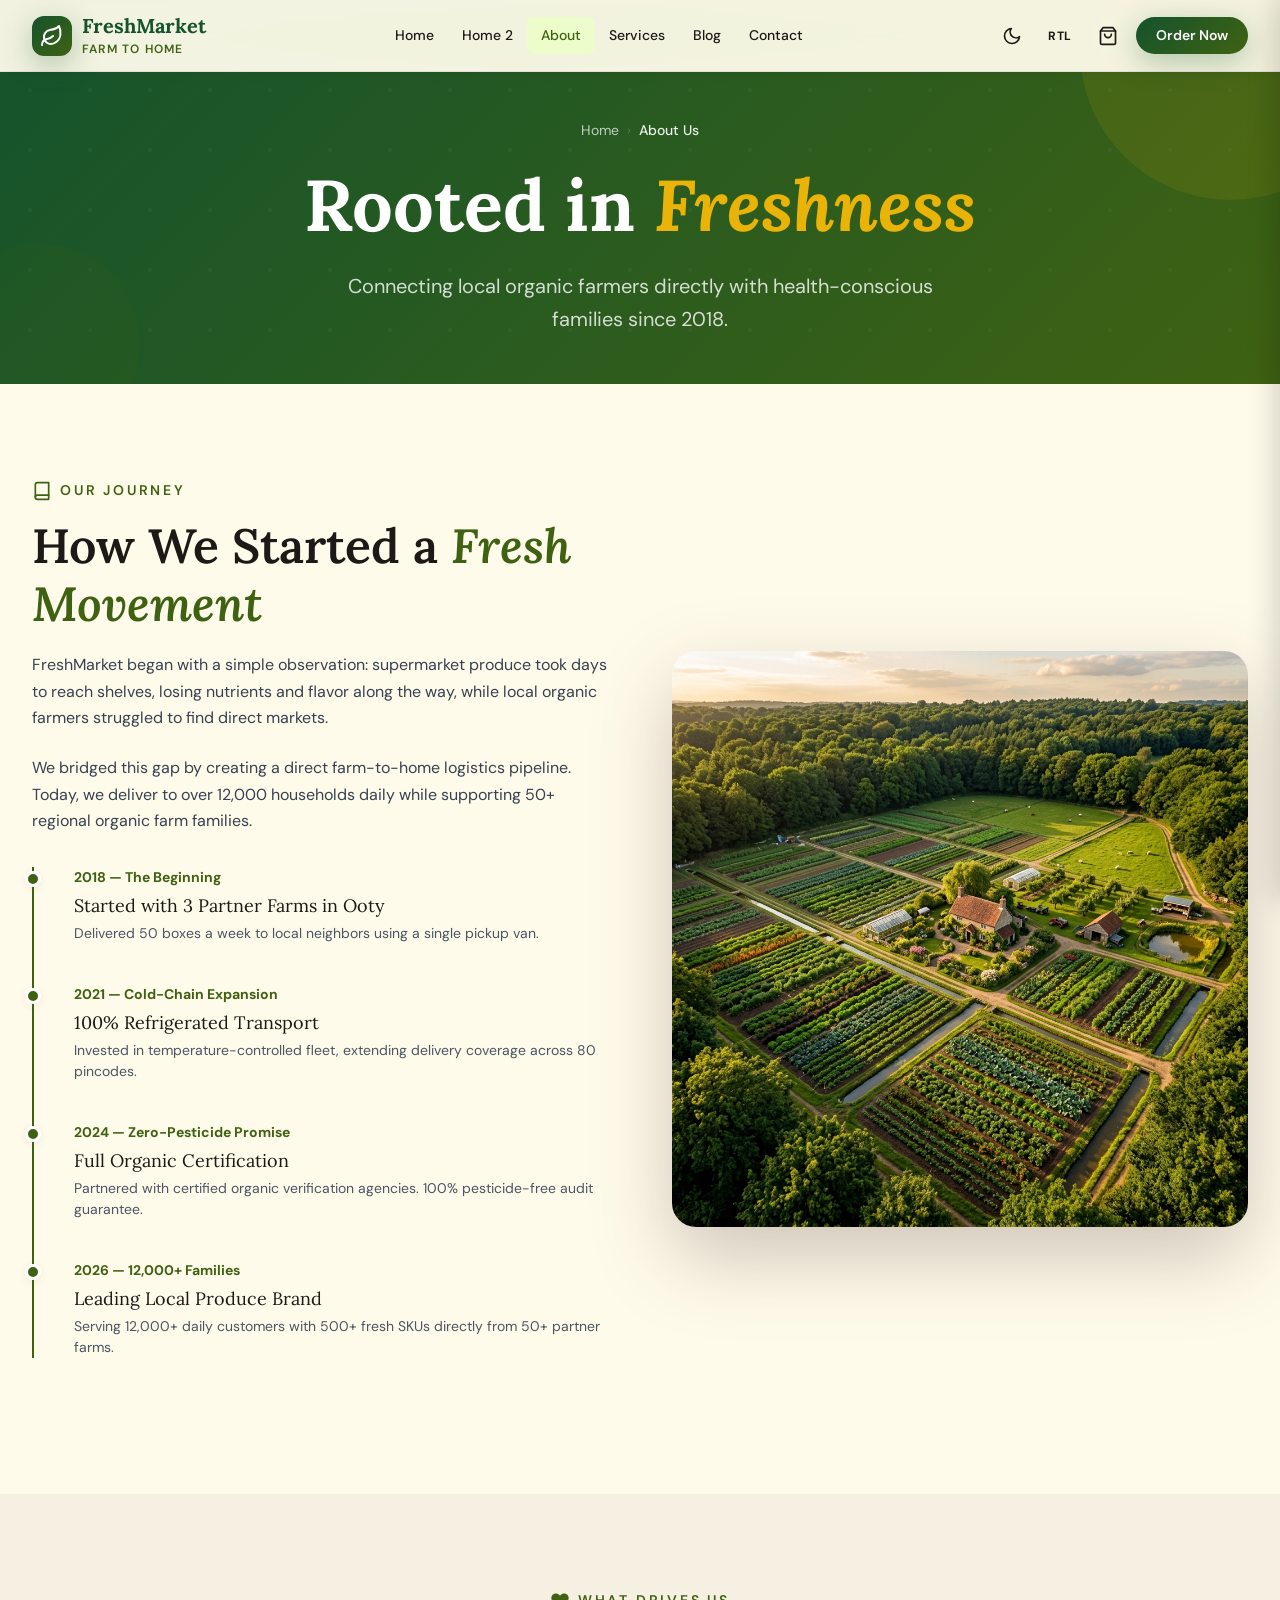
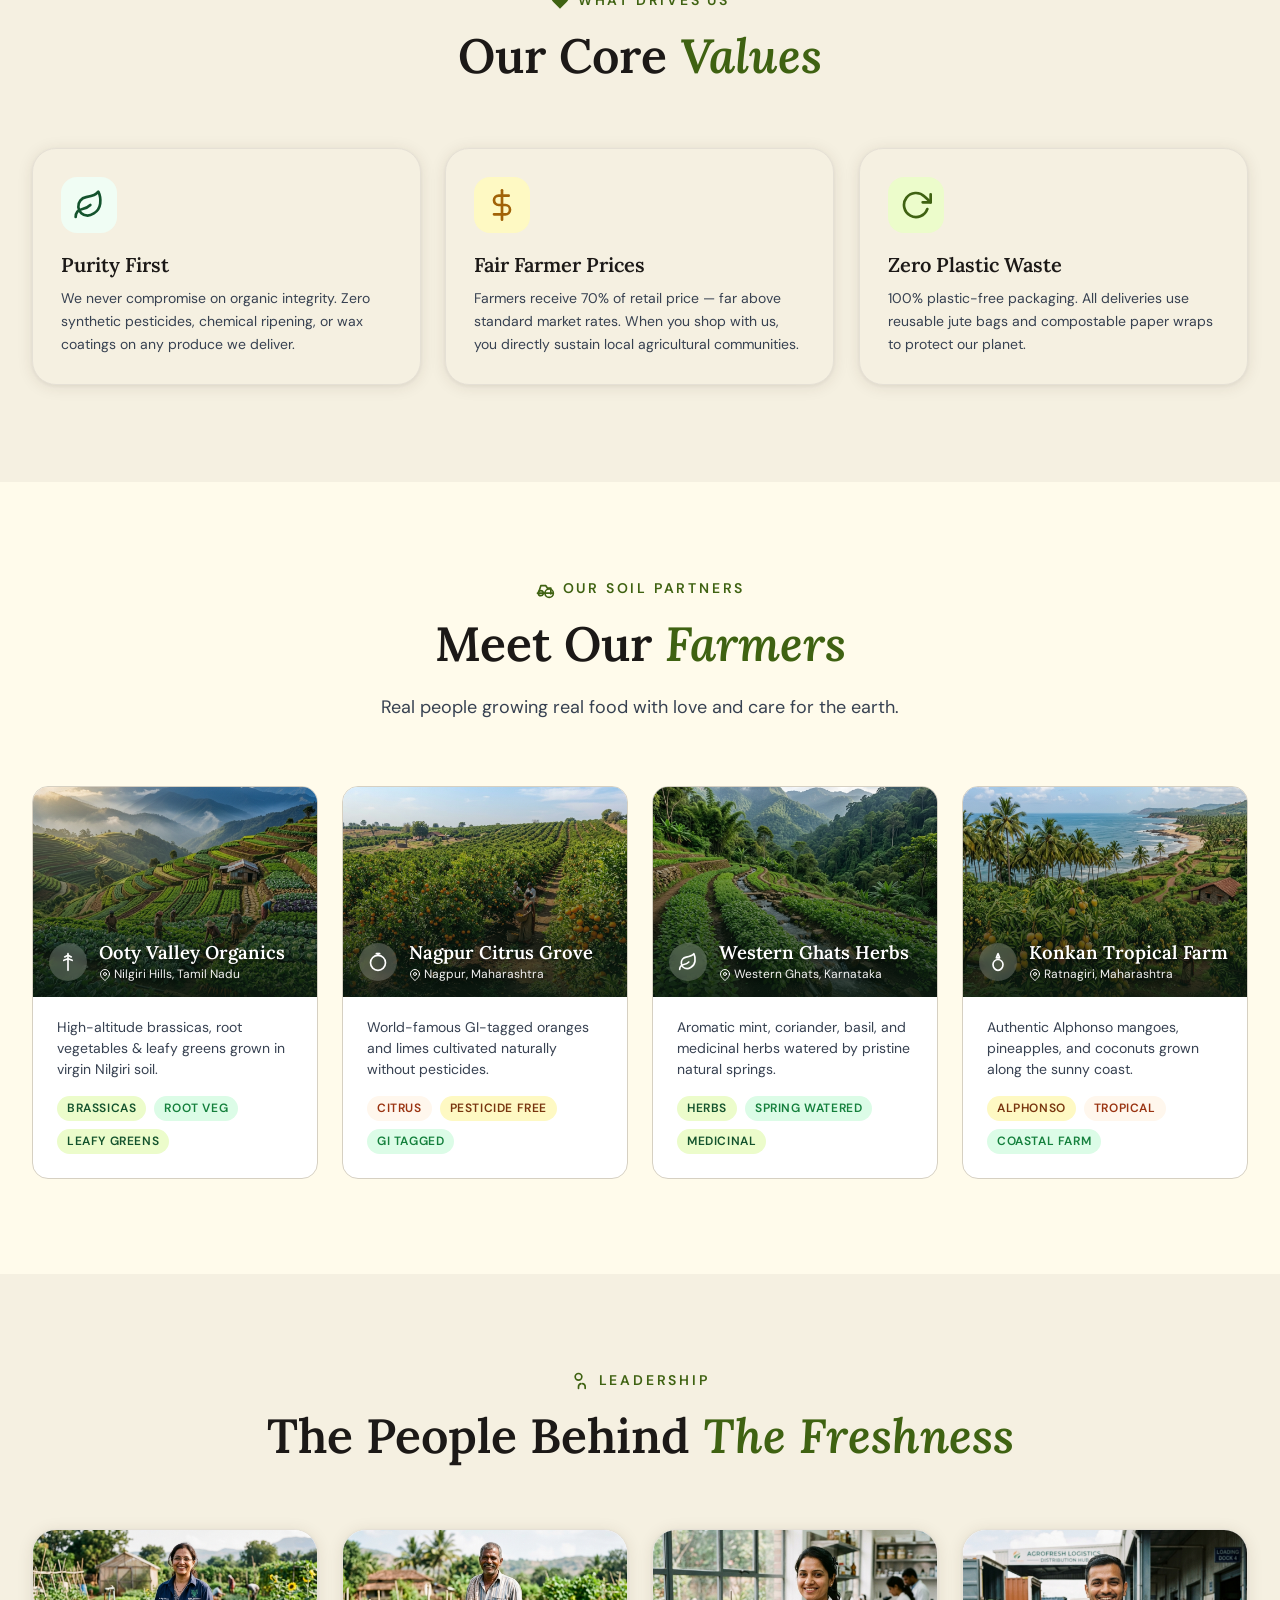
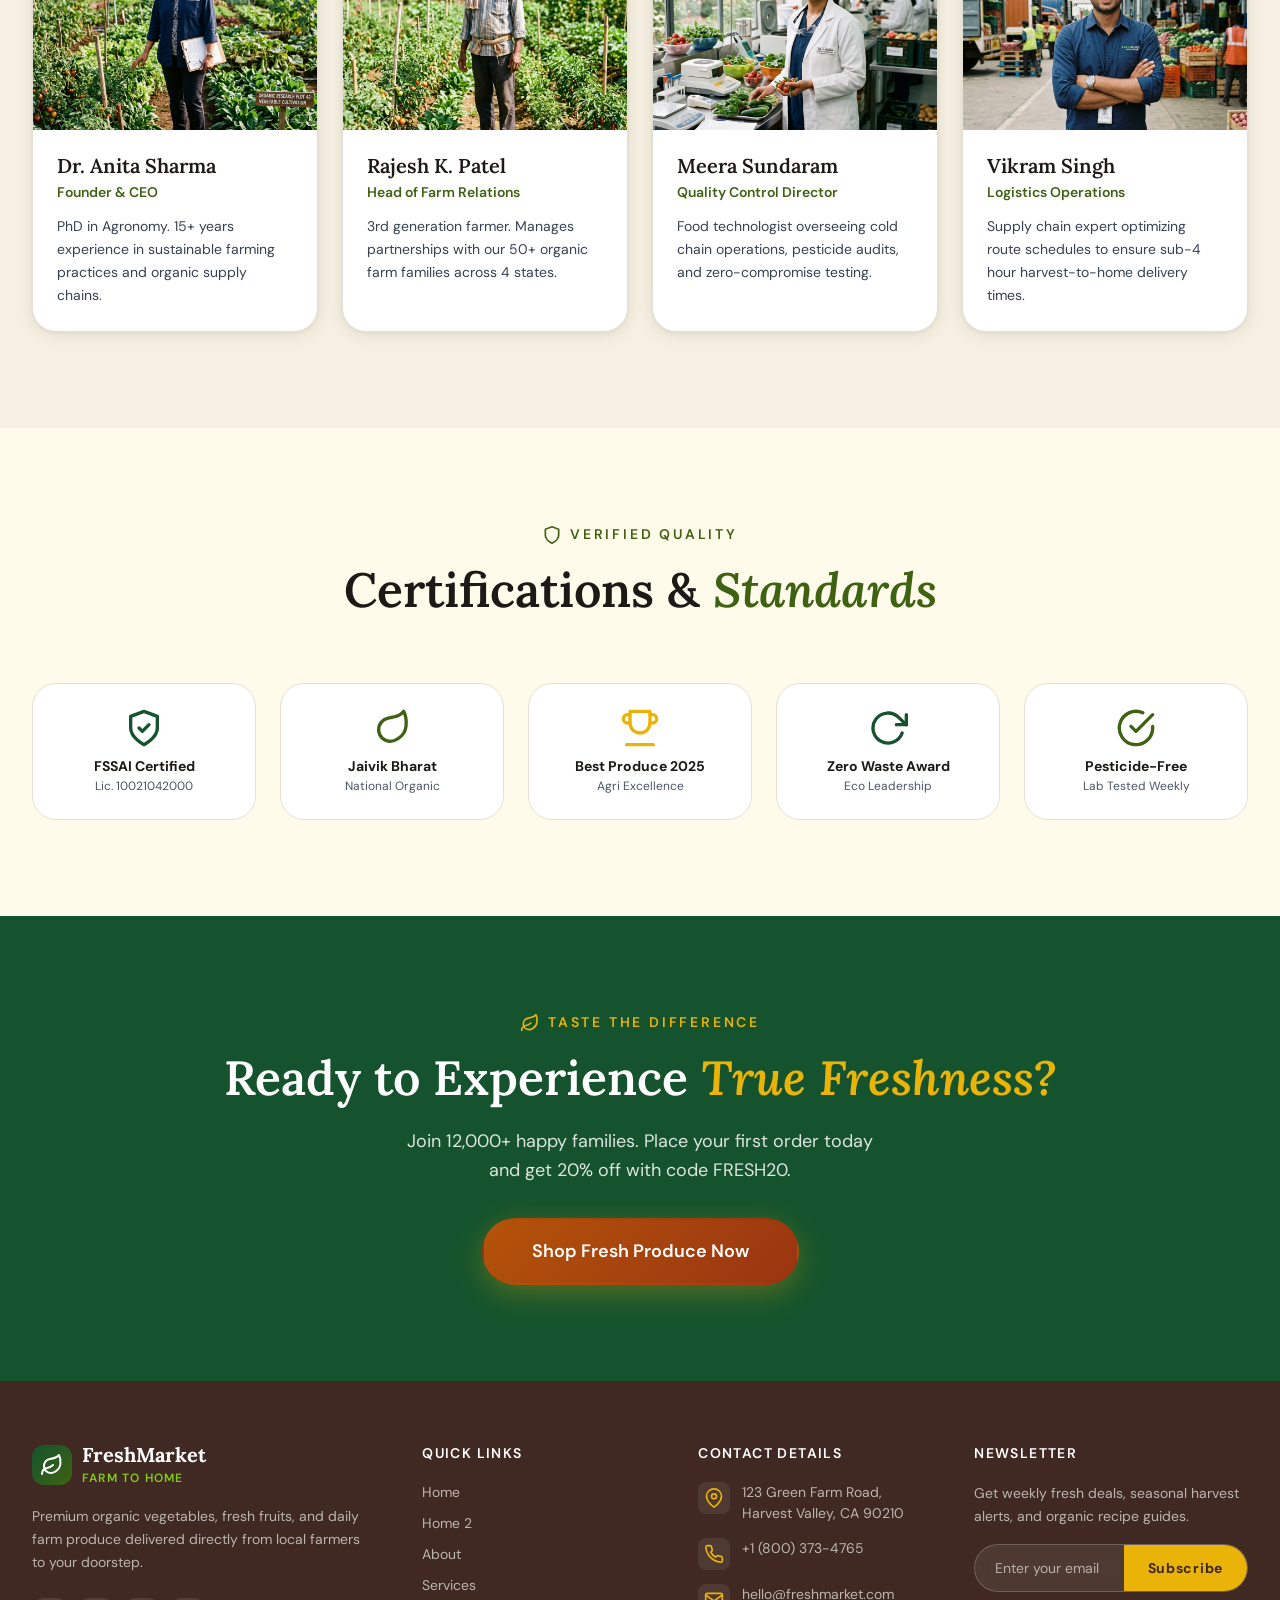
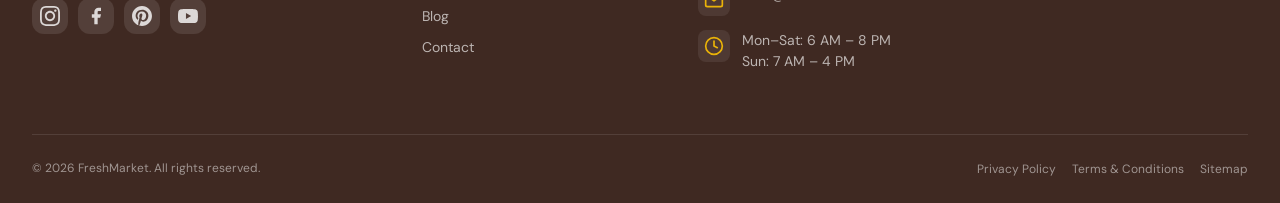
<file: about.html>
<!DOCTYPE html>
<html lang="en" dir="ltr" data-theme="light">
<head>
  <meta charset="UTF-8">
  <meta name="viewport" content="width=device-width, initial-scale=1.0">
  <meta name="description" content="About FreshMarket — Learn our story, mission, certified organic farm partners, quality certifications, and the team bringing fresh produce to your home.">
  <meta property="og:title" content="About Us — FreshMarket">
  <meta name="theme-color" content="#14532D">
  <link rel="canonical" href="about.html">
  <title>About Us — FreshMarket</title>
  <!-- Favicon -->
  <link rel="icon" type="image/svg+xml" href="assets/images/favicon.svg">
  <link rel="icon" type="image/png" sizes="32x32" href="assets/images/favicon-32x32.png">
  <link rel="icon" type="image/png" sizes="16x16" href="assets/images/favicon-16x16.png">
  <link rel="apple-touch-icon" sizes="180x180" href="assets/images/apple-touch-icon.png">
  <link rel="shortcut icon" href="favicon.ico">
  <link rel="stylesheet" href="assets/css/main.css">
  <link rel="stylesheet" href="assets/css/components.css">
  <link rel="stylesheet" href="assets/css/animations.css">
  <link rel="stylesheet" href="assets/css/dark-mode.css">
  <script src="assets/js/icons.js"></script>
  <style>
    .timeline { position: relative; padding-left: 2.5rem; border-left: 2px solid var(--color-leaf); }
    .timeline-item { position: relative; margin-bottom: 2.5rem; }
    .timeline-dot { position: absolute; left: calc(-2.5rem - 9px); top: 4px; width: 16px; height: 16px; background: var(--color-leaf); border: 3px solid var(--bg-card); border-radius: 50%; box-shadow: var(--shadow-sm); }
    .team-card { background: var(--bg-card); border: 1px solid var(--border-light); border-radius: var(--radius-2xl); overflow: hidden; transition: all var(--dur-normal); box-shadow: var(--shadow-card); }
    .team-card:hover { transform: translateY(-6px); box-shadow: var(--shadow-xl); border-color: var(--color-leaf); }
    .cert-badge { background: var(--bg-card); border: 1.5px solid var(--border-light); border-radius: var(--radius-2xl); padding: 1.5rem; text-align: center; transition: all var(--dur-normal); }
    .cert-badge:hover { border-color: var(--color-leaf); box-shadow: var(--shadow-md); transform: translateY(-3px); }

    /* ===== About page responsive (tablet / phone / mobile) ===== */
    @media (max-width: 768px) {
      /* Story section: stack the inline 2-column grid into one column */
      #story .container > div {
        grid-template-columns: 1fr !important;
        gap: var(--space-8) !important;
      }
    }

    @media (max-width: 480px) {
      #story .container > div {
        gap: var(--space-6) !important;
      }
      /* Timeline: tighten left gutter so the border + dots stay aligned */
      .timeline { padding-left: var(--space-6); }
      .timeline-dot { left: calc(-1.5rem - 9px); }
      .timeline-item { margin-bottom: var(--space-6); }
      /* Cards: trim padding for narrow single/2-col layouts */
      .cert-badge { padding: var(--space-4); }
      .feature-card { padding: var(--space-5); }
    }
  </style>
</head>
<body>
<a href="#main-content" class="skip-link">Skip to main content</a>
<div id="page-loader" aria-hidden="true">
  <div class="loader-logo"><svg class="icon-svg icon-svg-lg" viewBox="0 0 24 24" fill="none" stroke="currentColor"><path d="M11 20A7 7 0 0 1 9.8 6.1C15.5 5 17 4.4 19 2c1 2 2 4.1 1.4 9-1 7.6-8.6 9-9.4 9z"/><path d="M2 21c0-3 1.85-5.36 5.08-6C9.5 14.52 12 13 13 12"/></svg> FreshMarket</div>
  <div class="loader-bar"><div class="loader-bar-fill"></div></div>
</div>
<div id="page-transition" aria-hidden="true"></div>
<div class="toast-container" aria-live="polite"></div>

<!-- NAVBAR -->
<header>
  <nav class="navbar scrolled" id="navbar" role="navigation" aria-label="Main navigation">
    <div class="container navbar-inner">
      <a href="index.html" class="navbar-logo" aria-label="FreshMarket Home">
        <div class="logo-icon" aria-hidden="true"><svg class="icon-svg" viewBox="0 0 24 24" fill="none" stroke="currentColor"><path d="M11 20A7 7 0 0 1 9.8 6.1C15.5 5 17 4.4 19 2c1 2 2 4.1 1.4 9-1 7.6-8.6 9-9.4 9z"/><path d="M2 21c0-3 1.85-5.36 5.08-6C9.5 14.52 12 13 13 12"/></svg></div>
        <div class="logo-text"><span class="logo-main">FreshMarket</span><span class="logo-sub">Farm to Home</span></div>
      </a>
      <ul class="nav-menu" role="list">
        <li class="nav-item"><a href="index.html" class="nav-link">Home</a></li>
        <li class="nav-item"><a href="home2.html" class="nav-link">Home 2</a></li>
        <li class="nav-item"><a href="about.html" class="nav-link active" aria-current="page">About</a></li>
        <li class="nav-item"><a href="services.html" class="nav-link">Services</a></li>
        <li class="nav-item"><a href="blog.html" class="nav-link">Blog</a></li>
        <li class="nav-item"><a href="contact.html" class="nav-link">Contact</a></li>
      </ul>
      <div class="nav-controls">
        <button class="nav-icon-btn theme-toggle" id="theme-btn" aria-label="Toggle dark mode"><span class="theme-icon"><svg class="icon-svg" viewBox="0 0 24 24" fill="none" stroke="currentColor"><path d="M21 12.79A9 9 0 1 1 11.21 3 7 7 0 0 0 21 12.79z"/></svg></span></button>
        <button class="nav-icon-btn rtl-toggle rtl-btn" id="rtl-btn" aria-label="Toggle RTL/LTR">RTL</button>
        <a href="contact.html" class="nav-cta">Order Now</a>
        <button class="hamburger" id="hamburger" aria-label="Open menu" aria-expanded="false" aria-controls="mobile-nav"><span class="bar"></span><span class="bar"></span><span class="bar"></span></button>
      </div>
    </div>
  </nav>
  <div class="mobile-nav-overlay" id="nav-overlay" aria-hidden="true"></div>
  <nav class="mobile-nav" id="mobile-nav" aria-label="Mobile navigation">
    <div class="mobile-nav-header">
      <a href="index.html" class="navbar-logo"><div class="logo-icon"><svg class="icon-svg" viewBox="0 0 24 24" fill="none" stroke="currentColor"><path d="M11 20A7 7 0 0 1 9.8 6.1C15.5 5 17 4.4 19 2c1 2 2 4.1 1.4 9-1 7.6-8.6 9-9.4 9z"/><path d="M2 21c0-3 1.85-5.36 5.08-6C9.5 14.52 12 13 13 12"/></svg></div><div class="logo-text"><span class="logo-main">FreshMarket</span><span class="logo-sub">Farm to Home</span></div></a>
      <button class="mobile-close" id="mobile-close" aria-label="Close menu">✕</button>
    </div>
    <div class="mobile-nav-links">
      <a href="index.html" class="mobile-nav-link"><svg class="icon-svg" viewBox="0 0 24 24" fill="none" stroke="currentColor"><path d="M3 9l9-7 9 7v11a2 2 0 0 1-2 2H5a2 2 0 0 1-2-2z"/></svg> Home</a>
      <a href="home2.html" class="mobile-nav-link"><svg class="icon-svg" viewBox="0 0 24 24" fill="none" stroke="currentColor"><path d="M6 2L3 6v14a2 2 0 0 0 2 2h14a2 2 0 0 0 2-2V6l-3-4z"/><line x1="3" y1="6" x2="21" y2="6"/><path d="M16 10a4 4 0 0 1-8 0"/></svg> Home 2</a>
      <a href="about.html" class="mobile-nav-link active" aria-current="page"><svg class="icon-svg" viewBox="0 0 24 24" fill="none" stroke="currentColor"><path d="M12 2v20"/><path d="M8 6l4-2 4 2"/><path d="M7 10l5-2 5 2"/><path d="M6 14l6-2 6 2"/><path d="M5 18l7-2 7 2"/></svg> About</a>
      <a href="services.html" class="mobile-nav-link"><svg class="icon-svg" viewBox="0 0 24 24" fill="none" stroke="currentColor"><rect x="1" y="3" width="15" height="13" rx="2"/><polygon points="16 8 20 8 23 11 23 16 16 16 16 8"/><circle cx="5.5" cy="18.5" r="2.5"/><circle cx="18.5" cy="18.5" r="2.5"/></svg> Services</a>
      <a href="blog.html" class="mobile-nav-link"><svg class="icon-svg" viewBox="0 0 24 24" fill="none" stroke="currentColor"><path d="M19 20H5a2 2 0 0 1-2-2V6a2 2 0 0 1 2-2h10a2 2 0 0 1 2 2v1m2 13a2 2 0 0 1-2-2V7m2 13a2 2 0 0 0 2-2V9a2 2 0 0 0-2-2h-2"/><line x1="7" y1="8" x2="11" y2="8"/><line x1="7" y1="12" x2="13" y2="12"/><line x1="7" y1="16" x2="11" y2="16"/></svg> Blog</a>
      <a href="contact.html" class="mobile-nav-link"><svg class="icon-svg" viewBox="0 0 24 24" fill="none" stroke="currentColor"><path d="M22 16.92v3a2 2 0 0 1-2.18 2 19.79 19.79 0 0 1-8.63-3.07 19.5 19.5 0 0 1-6-6 19.79 19.79 0 0 1-3.07-8.67A2 2 0 0 1 4.11 2h3a2 2 0 0 1 2 1.72 12.84 12.84 0 0 0 .7 2.81 2 2 0 0 1-.45 2.11L8.09 9.91a16 16 0 0 0 6 6l1.27-1.27a2 2 0 0 1 2.11-.45 12.84 12.84 0 0 0 2.81.7A2 2 0 0 1 22 16.92z"/></svg> Contact</a>
    </div>
    <div class="mobile-nav-footer">
      <a href="contact.html" class="mobile-cta"><svg class="icon-svg" viewBox="0 0 24 24" fill="none" stroke="currentColor"><path d="M1 1h4l2.68 13.39a2 2 0 0 0 2 1.61h9.72a2 2 0 0 0 2-1.61L23 6H6"/></svg> Order Fresh Produce</a>
      <div style="display:flex;gap:0.75rem;justify-content:center;margin-top:1rem;">
        <button class="theme-toggle nav-icon-btn" aria-label="Toggle theme"><span class="theme-icon"><svg class="icon-svg" viewBox="0 0 24 24" fill="none" stroke="currentColor"><path d="M21 12.79A9 9 0 1 1 11.21 3 7 7 0 0 0 21 12.79z"/></svg></span></button>
        <button class="rtl-toggle nav-icon-btn rtl-btn" aria-label="Toggle direction">RTL</button>
      </div>
    </div>
  </nav>
</header>

<main id="main-content">

  <!-- ══ SECTION 1: ABOUT HERO ══ -->
  <section class="page-hero" aria-labelledby="about-hero-heading">
    <div class="shape-1" aria-hidden="true"></div>
    <div class="shape-2" aria-hidden="true"></div>
    <div class="container" style="position:relative;z-index:1;">
      <nav class="breadcrumb" aria-label="Breadcrumb"><a href="index.html">Home</a><span class="sep">›</span><span class="current" aria-current="page">About Us</span></nav>
      <h1 class="page-hero-title" id="about-hero-heading">Rooted in <em>Freshness</em></h1>
      <p class="page-hero-subtitle">Connecting local organic farmers directly with health-conscious families since 2018.</p>
    </div>
  </section>

  <!-- ══ SECTION 2: OUR STORY & TIMELINE ══ -->
  <section class="section bg-primary" id="story" aria-labelledby="story-heading">
    <div class="container">
      <div style="display:grid;grid-template-columns:1fr 1fr;gap:4rem;align-items:center;">

        <div data-reveal="fade-right">
          <div class="section-label"><svg class="icon-svg" viewBox="0 0 24 24" fill="none" stroke="currentColor"><path d="M4 19.5A2.5 2.5 0 0 1 6.5 17H20"/><path d="M6.5 2H20v20H6.5A2.5 2.5 0 0 1 4 19.5v-15A2.5 2.5 0 0 1 6.5 2z"/></svg> Our Journey</div>
          <h2 class="section-title" id="story-heading">How We Started a <span class="highlight">Fresh Movement</span></h2>
          <p style="color:var(--text-secondary);margin-bottom:1.5rem;line-height:var(--lh-relaxed);">FreshMarket began with a simple observation: supermarket produce took days to reach shelves, losing nutrients and flavor along the way, while local organic farmers struggled to find direct markets.</p>
          <p style="color:var(--text-secondary);margin-bottom:2rem;line-height:var(--lh-relaxed);">We bridged this gap by creating a direct farm-to-home logistics pipeline. Today, we deliver to over 12,000 households daily while supporting 50+ regional organic farm families.</p>

          <div class="timeline" aria-label="Company timeline">
            <div class="timeline-item" data-reveal="fade-up" data-delay="100">
              <div class="timeline-dot" aria-hidden="true"></div>
              <div style="font-weight:700;color:var(--color-leaf);font-size:var(--text-sm);">2018 — The Beginning</div>
              <div style="font-family:var(--font-serif);font-size:var(--text-lg);color:var(--text-primary);margin:0.25rem 0;">Started with 3 Partner Farms in Ooty</div>
              <div style="font-size:var(--text-sm);color:var(--text-muted);">Delivered 50 boxes a week to local neighbors using a single pickup van.</div>
            </div>
            <div class="timeline-item" data-reveal="fade-up" data-delay="200">
              <div class="timeline-dot" aria-hidden="true"></div>
              <div style="font-weight:700;color:var(--color-leaf);font-size:var(--text-sm);">2021 — Cold-Chain Expansion</div>
              <div style="font-family:var(--font-serif);font-size:var(--text-lg);color:var(--text-primary);margin:0.25rem 0;">100% Refrigerated Transport</div>
              <div style="font-size:var(--text-sm);color:var(--text-muted);">Invested in temperature-controlled fleet, extending delivery coverage across 80 pincodes.</div>
            </div>
            <div class="timeline-item" data-reveal="fade-up" data-delay="300">
              <div class="timeline-dot" aria-hidden="true"></div>
              <div style="font-weight:700;color:var(--color-leaf);font-size:var(--text-sm);">2024 — Zero-Pesticide Promise</div>
              <div style="font-family:var(--font-serif);font-size:var(--text-lg);color:var(--text-primary);margin:0.25rem 0;">Full Organic Certification</div>
              <div style="font-size:var(--text-sm);color:var(--text-muted);">Partnered with certified organic verification agencies. 100% pesticide-free audit guarantee.</div>
            </div>
            <div class="timeline-item" data-reveal="fade-up" data-delay="400">
              <div class="timeline-dot" aria-hidden="true"></div>
              <div style="font-weight:700;color:var(--color-leaf);font-size:var(--text-sm);">2026 — 12,000+ Families</div>
              <div style="font-family:var(--font-serif);font-size:var(--text-lg);color:var(--text-primary);margin:0.25rem 0;">Leading Local Produce Brand</div>
              <div style="font-size:var(--text-sm);color:var(--text-muted);">Serving 12,000+ daily customers with 500+ fresh SKUs directly from 50+ partner farms.</div>
            </div>
          </div>
        </div>

        <div data-reveal="fade-left">
          <div style="position:relative;border-radius:var(--radius-2xl);overflow:hidden;box-shadow:var(--shadow-2xl);">
            <img src="assets/images/about-farm.jpg" alt="Organic farmer holding a box of fresh harvest" class="zoomable" data-zoom="assets/images/about-farm.jpg" style="width:100%;height:auto;display:block;">
          </div>
        </div>

      </div>
    </div>
  </section>

  <!-- ══ SECTION 3: MISSION & VALUES ══ -->
  <section class="section" style="background:var(--bg-secondary);" aria-labelledby="values-heading">
    <div class="container">
      <div class="section-header text-center" data-reveal="fade-up">
        <div class="section-label"><svg class="icon-svg" viewBox="0 0 24 24" fill="currentColor" stroke="none"><path d="M20.84 4.61a5.5 5.5 0 0 0-7.78 0L12 5.67l-1.06-1.06a5.5 5.5 0 0 0-7.78 7.78l1.06 1.06L12 21.23l7.78-7.78 1.06-1.06a5.5 5.5 0 0 0 0-7.78z"/></svg> What Drives Us</div>
        <h2 class="section-title" id="values-heading">Our Core <span class="highlight">Values</span></h2>
      </div>

      <div class="grid-3" data-stagger="0.15">
        <div class="feature-card" data-reveal="fade-up" data-delay="100">
          <div class="feature-icon feature-icon-green"><svg class="icon-svg" viewBox="0 0 24 24" fill="none" stroke="currentColor"><path d="M11 20A7 7 0 0 1 9.8 6.1C15.5 5 17 4.4 19 2c1 2 2 4.1 1.4 9-1 7.6-8.6 9-9.4 9z"/><path d="M2 21c0-3 1.85-5.36 5.08-6C9.5 14.52 12 13 13 12"/></svg></div>
          <h3 class="feature-title">Purity First</h3>
          <p class="feature-text">We never compromise on organic integrity. Zero synthetic pesticides, chemical ripening, or wax coatings on any produce we deliver.</p>
        </div>
        <div class="feature-card" data-reveal="fade-up" data-delay="200">
          <div class="feature-icon feature-icon-gold"><svg class="icon-svg" viewBox="0 0 24 24" fill="none" stroke="currentColor"><line x1="12" y1="1" x2="12" y2="23"/><path d="M17 5H9.5a3.5 3.5 0 0 0 0 7h5a3.5 3.5 0 0 1 0 7H6"/></svg></div>
          <h3 class="feature-title">Fair Farmer Prices</h3>
          <p class="feature-text">Farmers receive 70% of retail price — far above standard market rates. When you shop with us, you directly sustain local agricultural communities.</p>
        </div>
        <div class="feature-card" data-reveal="fade-up" data-delay="300">
          <div class="feature-icon feature-icon-leaf"><svg class="icon-svg" viewBox="0 0 24 24" fill="none" stroke="currentColor"><polyline points="23 4 23 10 17 10"/><path d="M20.49 15a9 9 0 1 1-2.12-9.36L23 10"/></svg></div>
          <h3 class="feature-title">Zero Plastic Waste</h3>
          <p class="feature-text">100% plastic-free packaging. All deliveries use reusable jute bags and compostable paper wraps to protect our planet.</p>
        </div>
      </div>
    </div>
  </section>

  <!-- ══ SECTION 4: FARM PARTNERS ══ -->
  <section class="section bg-primary" id="farms" aria-labelledby="about-farms-heading">
    <div class="container">
      <div class="section-header text-center" data-reveal="fade-up">
        <div class="section-label"><svg class="icon-svg" viewBox="0 0 24 24" fill="none" stroke="currentColor"><path d="M3 17h18"/><circle cx="7" cy="17" r="3"/><circle cx="17" cy="17" r="5"/><path d="M5 14l2-6h6l2 3h4v7"/></svg> Our Soil Partners</div>
        <h2 class="section-title" id="about-farms-heading">Meet Our <span class="highlight">Farmers</span></h2>
        <p class="section-subtitle">Real people growing real food with love and care for the earth.</p>
      </div>

      <div style="display:grid;grid-template-columns:repeat(auto-fit,minmax(250px,1fr));gap:1.5rem;" data-stagger="0.1">

        <div class="farm-card" style="overflow:hidden;border-radius:var(--radius-xl);background:var(--bg-card);border:1px solid var(--border-color);transition:transform 0.3s ease, box-shadow 0.3s ease;" data-reveal="fade-up" data-delay="100">
          <div style="height:210px;position:relative;overflow:hidden;">
            <img src="assets/images/farmer_ooty.png" alt="Ooty Valley Organics" style="width:100%;height:100%;object-fit:cover;">
            <div style="position:absolute;inset:0;background:linear-gradient(to top, rgba(10,25,16,0.88) 0%, rgba(10,25,16,0.35) 55%, transparent 100%);"></div>
            <div style="position:absolute;bottom:0.85rem;left:1rem;right:1rem;display:flex;align-items:center;gap:0.75rem;z-index:2;">
              <div style="flex-shrink:0;width:38px;height:38px;border-radius:50%;background:rgba(255,255,255,0.2);backdrop-filter:blur(4px);display:flex;align-items:center;justify-content:center;color:white;"><svg class="icon-svg" viewBox="0 0 24 24" fill="none" stroke="currentColor"><path d="M12 2v20"/><path d="M8 6l4-2 4 2"/><path d="M7 10l5-2 5 2"/></svg></div>
              <div>
                <div style="font-family:var(--font-serif);font-size:1.15rem;color:white;font-weight:600;line-height:1.2;text-shadow:0 2px 4px rgba(0,0,0,0.7);">Ooty Valley Organics</div>
                <div style="font-size:var(--text-xs);color:rgba(255,255,255,0.95);margin-top:2px;text-shadow:0 2px 4px rgba(0,0,0,0.7);"><svg class="icon-svg" viewBox="0 0 24 24" fill="none" stroke="currentColor" style="width:12px;height:12px;"><path d="M21 10c0 7-9 13-9 13s-9-6-9-13a9 9 0 0 1 18 0z"/><circle cx="12" cy="10" r="3"/></svg> Nilgiri Hills, Tamil Nadu</div>
              </div>
            </div>
          </div>
          <div style="padding:1.25rem 1.5rem 1.5rem;">
            <p style="font-size:var(--text-sm);color:var(--text-secondary);margin-bottom:1rem;line-height:1.5;">High-altitude brassicas, root vegetables &amp; leafy greens grown in virgin Nilgiri soil.</p>
            <div style="display:flex;gap:0.5rem;flex-wrap:wrap;">
              <span class="badge badge-leaf">Brassicas</span><span class="badge badge-green">Root Veg</span><span class="badge badge-leaf">Leafy Greens</span>
            </div>
          </div>
        </div>

        <div class="farm-card" style="overflow:hidden;border-radius:var(--radius-xl);background:var(--bg-card);border:1px solid var(--border-color);transition:transform 0.3s ease, box-shadow 0.3s ease;" data-reveal="fade-up" data-delay="200">
          <div style="height:210px;position:relative;overflow:hidden;">
            <img src="assets/images/farmer_nagpur.png" alt="Nagpur Citrus Grove" style="width:100%;height:100%;object-fit:cover;">
            <div style="position:absolute;inset:0;background:linear-gradient(to top, rgba(10,25,16,0.88) 0%, rgba(10,25,16,0.35) 55%, transparent 100%);"></div>
            <div style="position:absolute;bottom:0.85rem;left:1rem;right:1rem;display:flex;align-items:center;gap:0.75rem;z-index:2;">
              <div style="flex-shrink:0;width:38px;height:38px;border-radius:50%;background:rgba(255,255,255,0.2);backdrop-filter:blur(4px);display:flex;align-items:center;justify-content:center;color:white;"><svg class="icon-svg" viewBox="0 0 24 24" fill="none" stroke="currentColor"><circle cx="12" cy="13" r="9"/><path d="M12 4V2"/><path d="M10 2h4"/></svg></div>
              <div>
                <div style="font-family:var(--font-serif);font-size:1.15rem;color:white;font-weight:600;line-height:1.2;text-shadow:0 2px 4px rgba(0,0,0,0.7);">Nagpur Citrus Grove</div>
                <div style="font-size:var(--text-xs);color:rgba(255,255,255,0.95);margin-top:2px;text-shadow:0 2px 4px rgba(0,0,0,0.7);"><svg class="icon-svg" viewBox="0 0 24 24" fill="none" stroke="currentColor" style="width:12px;height:12px;"><path d="M21 10c0 7-9 13-9 13s-9-6-9-13a9 9 0 0 1 18 0z"/><circle cx="12" cy="10" r="3"/></svg> Nagpur, Maharashtra</div>
              </div>
            </div>
          </div>
          <div style="padding:1.25rem 1.5rem 1.5rem;">
            <p style="font-size:var(--text-sm);color:var(--text-secondary);margin-bottom:1rem;line-height:1.5;">World-famous GI-tagged oranges and limes cultivated naturally without pesticides.</p>
            <div style="display:flex;gap:0.5rem;flex-wrap:wrap;">
              <span class="badge badge-terra">Citrus</span><span class="badge badge-gold">Pesticide Free</span><span class="badge badge-green">GI Tagged</span>
            </div>
          </div>
        </div>

        <div class="farm-card" style="overflow:hidden;border-radius:var(--radius-xl);background:var(--bg-card);border:1px solid var(--border-color);transition:transform 0.3s ease, box-shadow 0.3s ease;" data-reveal="fade-up" data-delay="300">
          <div style="height:210px;position:relative;overflow:hidden;">
            <img src="assets/images/farmer_herbs.png" alt="Western Ghats Herbs" style="width:100%;height:100%;object-fit:cover;">
            <div style="position:absolute;inset:0;background:linear-gradient(to top, rgba(10,25,16,0.88) 0%, rgba(10,25,16,0.35) 55%, transparent 100%);"></div>
            <div style="position:absolute;bottom:0.85rem;left:1rem;right:1rem;display:flex;align-items:center;gap:0.75rem;z-index:2;">
              <div style="flex-shrink:0;width:38px;height:38px;border-radius:50%;background:rgba(255,255,255,0.2);backdrop-filter:blur(4px);display:flex;align-items:center;justify-content:center;color:white;"><svg class="icon-svg" viewBox="0 0 24 24" fill="none" stroke="currentColor"><path d="M11 20A7 7 0 0 1 9.8 6.1C15.5 5 17 4.4 19 2c1 2 2 4.1 1.4 9-1 7.6-8.6 9-9.4 9z"/><path d="M2 21c0-3 1.85-5.36 5.08-6C9.5 14.52 12 13 13 12"/></svg></div>
              <div>
                <div style="font-family:var(--font-serif);font-size:1.15rem;color:white;font-weight:600;line-height:1.2;text-shadow:0 2px 4px rgba(0,0,0,0.7);">Western Ghats Herbs</div>
                <div style="font-size:var(--text-xs);color:rgba(255,255,255,0.95);margin-top:2px;text-shadow:0 2px 4px rgba(0,0,0,0.7);"><svg class="icon-svg" viewBox="0 0 24 24" fill="none" stroke="currentColor" style="width:12px;height:12px;"><path d="M21 10c0 7-9 13-9 13s-9-6-9-13a9 9 0 0 1 18 0z"/><circle cx="12" cy="10" r="3"/></svg> Western Ghats, Karnataka</div>
              </div>
            </div>
          </div>
          <div style="padding:1.25rem 1.5rem 1.5rem;">
            <p style="font-size:var(--text-sm);color:var(--text-secondary);margin-bottom:1rem;line-height:1.5;">Aromatic mint, coriander, basil, and medicinal herbs watered by pristine natural springs.</p>
            <div style="display:flex;gap:0.5rem;flex-wrap:wrap;">
              <span class="badge badge-leaf">Herbs</span><span class="badge badge-green">Spring Watered</span><span class="badge badge-leaf">Medicinal</span>
            </div>
          </div>
        </div>

        <div class="farm-card" style="overflow:hidden;border-radius:var(--radius-xl);background:var(--bg-card);border:1px solid var(--border-color);transition:transform 0.3s ease, box-shadow 0.3s ease;" data-reveal="fade-up" data-delay="400">
          <div style="height:210px;position:relative;overflow:hidden;">
            <img src="assets/images/farmer_konkan.png" alt="Konkan Tropical Farm" style="width:100%;height:100%;object-fit:cover;">
            <div style="position:absolute;inset:0;background:linear-gradient(to top, rgba(10,25,16,0.88) 0%, rgba(10,25,16,0.35) 55%, transparent 100%);"></div>
            <div style="position:absolute;bottom:0.85rem;left:1rem;right:1rem;display:flex;align-items:center;gap:0.75rem;z-index:2;">
              <div style="flex-shrink:0;width:38px;height:38px;border-radius:50%;background:rgba(255,255,255,0.2);backdrop-filter:blur(4px);display:flex;align-items:center;justify-content:center;color:white;"><svg class="icon-svg" viewBox="0 0 24 24" fill="none" stroke="currentColor"><path d="M12 9a6 6 0 0 0-6 6c0 4 3 7 6 7s6-3 6-7a6 6 0 0 0-6-6z"/><path d="M12 2l-2 5h4l-2-5z"/></svg></div>
              <div>
                <div style="font-family:var(--font-serif);font-size:1.15rem;color:white;font-weight:600;line-height:1.2;text-shadow:0 2px 4px rgba(0,0,0,0.7);">Konkan Tropical Farm</div>
                <div style="font-size:var(--text-xs);color:rgba(255,255,255,0.95);margin-top:2px;text-shadow:0 2px 4px rgba(0,0,0,0.7);"><svg class="icon-svg" viewBox="0 0 24 24" fill="none" stroke="currentColor" style="width:12px;height:12px;"><path d="M21 10c0 7-9 13-9 13s-9-6-9-13a9 9 0 0 1 18 0z"/><circle cx="12" cy="10" r="3"/></svg> Ratnagiri, Maharashtra</div>
              </div>
            </div>
          </div>
          <div style="padding:1.25rem 1.5rem 1.5rem;">
            <p style="font-size:var(--text-sm);color:var(--text-secondary);margin-bottom:1rem;line-height:1.5;">Authentic Alphonso mangoes, pineapples, and coconuts grown along the sunny coast.</p>
            <div style="display:flex;gap:0.5rem;flex-wrap:wrap;">
              <span class="badge badge-gold">Alphonso</span><span class="badge badge-terra">Tropical</span><span class="badge badge-green">Coastal Farm</span>
            </div>
          </div>
        </div>

      </div>
    </div>
  </section>

  <!-- ══ SECTION 5: TEAM CARDS ══ -->
  <section class="section" style="background:var(--bg-secondary);" aria-labelledby="team-heading">
    <div class="container">
      <div class="section-header text-center" data-reveal="fade-up">
        <div class="section-label"><svg class="icon-svg" viewBox="0 0 24 24" fill="none" stroke="currentColor"><path d="M17 21v-2a4 4 0 0 0-3-3.87"/><path d="M9 21v-2a4 4 0 0 1 3-3.87"/><circle cx="9" cy="7" r="4"/></svg> Leadership</div>
        <h2 class="section-title" id="team-heading">The People Behind <span class="highlight">The Freshness</span></h2>
      </div>

      <div class="grid-auto" data-stagger="0.1">

        <div class="team-card" data-reveal="fade-up" data-delay="100">
          <div style="height:200px;background:var(--color-forest);display:flex;align-items:center;justify-content:center;overflow:hidden;"><img src="assets/images/team_anita.png" alt="Dr. Anita Sharma" style="width:100%;height:100%;object-fit:cover;"></div>
          <div style="padding:1.5rem;">
            <h3 style="font-family:var(--font-serif);font-size:var(--text-xl);color:var(--text-primary);margin-bottom:0.25rem;">Dr. Anita Sharma</h3>
            <div style="color:var(--color-leaf);font-size:var(--text-sm);font-weight:600;margin-bottom:0.75rem;">Founder &amp; CEO</div>
            <p style="font-size:var(--text-sm);color:var(--text-secondary);line-height:var(--lh-relaxed);">PhD in Agronomy. 15+ years experience in sustainable farming practices and organic supply chains.</p>
          </div>
        </div>

        <div class="team-card" data-reveal="fade-up" data-delay="200">
          <div style="height:200px;background:var(--color-earth);display:flex;align-items:center;justify-content:center;overflow:hidden;"><img src="assets/images/team_rajesh.png" alt="Rajesh K. Patel" style="width:100%;height:100%;object-fit:cover;"></div>
          <div style="padding:1.5rem;">
            <h3 style="font-family:var(--font-serif);font-size:var(--text-xl);color:var(--text-primary);margin-bottom:0.25rem;">Rajesh K. Patel</h3>
            <div style="color:var(--color-leaf);font-size:var(--text-sm);font-weight:600;margin-bottom:0.75rem;">Head of Farm Relations</div>
            <p style="font-size:var(--text-sm);color:var(--text-secondary);line-height:var(--lh-relaxed);">3rd generation farmer. Manages partnerships with our 50+ organic farm families across 4 states.</p>
          </div>
        </div>

        <div class="team-card" data-reveal="fade-up" data-delay="300">
          <div style="height:200px;background:var(--color-terracotta);display:flex;align-items:center;justify-content:center;overflow:hidden;"><img src="assets/images/team_meera.png" alt="Meera Sundaram" style="width:100%;height:100%;object-fit:cover;"></div>
          <div style="padding:1.5rem;">
            <h3 style="font-family:var(--font-serif);font-size:var(--text-xl);color:var(--text-primary);margin-bottom:0.25rem;">Meera Sundaram</h3>
            <div style="color:var(--color-leaf);font-size:var(--text-sm);font-weight:600;margin-bottom:0.75rem;">Quality Control Director</div>
            <p style="font-size:var(--text-sm);color:var(--text-secondary);line-height:var(--lh-relaxed);">Food technologist overseeing cold chain operations, pesticide audits, and zero-compromise testing.</p>
          </div>
        </div>

        <div class="team-card" data-reveal="fade-up" data-delay="400">
          <div style="height:200px;background:var(--color-forest-600);display:flex;align-items:center;justify-content:center;overflow:hidden;"><img src="assets/images/team_vikram.png" alt="Vikram Singh" style="width:100%;height:100%;object-fit:cover;"></div>
          <div style="padding:1.5rem;">
            <h3 style="font-family:var(--font-serif);font-size:var(--text-xl);color:var(--text-primary);margin-bottom:0.25rem;">Vikram Singh</h3>
            <div style="color:var(--color-leaf);font-size:var(--text-sm);font-weight:600;margin-bottom:0.75rem;">Logistics Operations</div>
            <p style="font-size:var(--text-sm);color:var(--text-secondary);line-height:var(--lh-relaxed);">Supply chain expert optimizing route schedules to ensure sub-4 hour harvest-to-home delivery times.</p>
          </div>
        </div>

      </div>
    </div>
  </section>

  <!-- ══ SECTION 6: CERTIFICATIONS & AWARDS ══ -->
  <section class="section bg-primary" aria-labelledby="certs-heading">
    <div class="container">
      <div class="section-header text-center" data-reveal="fade-up">
        <div class="section-label"><svg class="icon-svg" viewBox="0 0 24 24" fill="none" stroke="currentColor"><path d="M12 22s8-4 8-10V5l-8-3-8 3v7c0 6 8 10 8 10z"/></svg> Verified Quality</div>
        <h2 class="section-title" id="certs-heading">Certifications &amp; <span class="highlight">Standards</span></h2>
      </div>

      <div style="display:grid;grid-template-columns:repeat(auto-fit,minmax(160px,1fr));gap:1.5rem;" data-reveal="fade-up" data-delay="100">
        <div class="cert-badge">
          <div style="margin-bottom:0.5rem;color:var(--color-forest);"><svg class="icon-svg icon-svg-lg" viewBox="0 0 24 24" fill="none" stroke="currentColor"><path d="M12 22s8-4 8-10V5l-8-3-8 3v7c0 6 8 10 8 10z"/><path d="M9 12l2 2 4-4"/></svg></div>
          <div style="font-weight:700;color:var(--text-primary);font-size:var(--text-sm);">FSSAI Certified</div>
          <div style="font-size:var(--text-xs);color:var(--text-muted);">Lic. 10021042000</div>
        </div>
        <div class="cert-badge">
          <div style="margin-bottom:0.5rem;color:var(--color-leaf);"><svg class="icon-svg icon-svg-lg" viewBox="0 0 24 24" fill="none" stroke="currentColor"><path d="M11 20A7 7 0 0 1 9.8 6.1C15.5 5 17 4.4 19 2c1 2 2 4.1 1.4 9-1 7.6-8.6 9-9.4 9z"/></svg></div>
          <div style="font-weight:700;color:var(--text-primary);font-size:var(--text-sm);">Jaivik Bharat</div>
          <div style="font-size:var(--text-xs);color:var(--text-muted);">National Organic</div>
        </div>
        <div class="cert-badge">
          <div style="margin-bottom:0.5rem;color:var(--color-gold);"><svg class="icon-svg icon-svg-lg" viewBox="0 0 24 24" fill="none" stroke="currentColor"><path d="M6 9H4.5a2.5 2.5 0 0 1 0-5H6"/><path d="M18 9h1.5a2.5 2.5 0 0 0 0-5H18"/><path d="M4 22h16"/><path d="M18 2H6v7a6 6 0 0 0 12 0V2z"/></svg></div>
          <div style="font-weight:700;color:var(--text-primary);font-size:var(--text-sm);">Best Produce 2025</div>
          <div style="font-size:var(--text-xs);color:var(--text-muted);">Agri Excellence</div>
        </div>
        <div class="cert-badge">
          <div style="margin-bottom:0.5rem;color:var(--color-forest);"><svg class="icon-svg icon-svg-lg" viewBox="0 0 24 24" fill="none" stroke="currentColor"><polyline points="23 4 23 10 17 10"/><path d="M20.49 15a9 9 0 1 1-2.12-9.36L23 10"/></svg></div>
          <div style="font-weight:700;color:var(--text-primary);font-size:var(--text-sm);">Zero Waste Award</div>
          <div style="font-size:var(--text-xs);color:var(--text-muted);">Eco Leadership</div>
        </div>
        <div class="cert-badge">
          <div style="margin-bottom:0.5rem;color:var(--color-leaf);"><svg class="icon-svg icon-svg-lg" viewBox="0 0 24 24" fill="none" stroke="currentColor"><path d="M22 11.08V12a10 10 0 1 1-5.93-9.14"/><polyline points="22 4 12 14.01 9 11.01"/></svg></div>
          <div style="font-weight:700;color:var(--text-primary);font-size:var(--text-sm);">Pesticide-Free</div>
          <div style="font-size:var(--text-xs);color:var(--text-muted);">Lab Tested Weekly</div>
        </div>
      </div>
    </div>
  </section>

  <!-- ══ SECTION 7: CTA ══ -->
  <section class="section" style="background:#14532D;color:white;" aria-labelledby="about-cta-heading">
    <div class="container text-center">
      <div data-reveal="fade-up">
        <div class="section-label" style="color:var(--color-gold);justify-content:center;"><svg class="icon-svg" viewBox="0 0 24 24" fill="none" stroke="currentColor"><path d="M11 20A7 7 0 0 1 9.8 6.1C15.5 5 17 4.4 19 2c1 2 2 4.1 1.4 9-1 7.6-8.6 9-9.4 9z"/><path d="M2 21c0-3 1.85-5.36 5.08-6C9.5 14.52 12 13 13 12"/></svg> Taste The Difference</div>
        <h2 class="section-title" id="about-cta-heading" style="color:white;">Ready to Experience <span style="color:var(--color-gold);font-style:italic;">True Freshness?</span></h2>
        <p style="color:rgba(255,255,255,0.85);max-width:500px;margin:0 auto 2rem;font-size:var(--text-lg);">Join 12,000+ happy families. Place your first order today and get 20% off with code FRESH20.</p>
        <a href="home2.html" class="btn btn-gold btn-xl">Shop Fresh Produce Now</a>
      </div>
    </div>
  </section>

</main>

<!-- FOOTER -->
<footer class="footer" aria-label="Site footer">
  <div class="container">
    <div class="footer-grid">

      <!-- Column 1: Company / Brand -->
      <div class="footer-brand">
        <a href="index.html" class="footer-logo" aria-label="FreshMarket Home">
          <div class="logo-icon" aria-hidden="true">
            <svg class="icon-svg" viewBox="0 0 24 24" fill="none" stroke="currentColor"><path d="M11 20A7 7 0 0 1 9.8 6.1C15.5 5 17 4.4 19 2c1 2 2 4.1 1.4 9-1 7.6-8.6 9-9.4 9z"/><path d="M2 21c0-3 1.85-5.36 5.08-6C9.5 14.52 12 13 13 12"/></svg>
          </div>
          <div class="logo-text">
            <span class="logo-main">FreshMarket</span>
            <span class="logo-sub">Farm to Home</span>
          </div>
        </a>
        <p>Premium organic vegetables, fresh fruits, and daily farm produce delivered directly from local farmers to your doorstep.</p>
        <div class="footer-socials">
          <a href="https://www.instagram.com/" class="footer-social-link" target="_blank" rel="noopener noreferrer" aria-label="Instagram">
            <svg class="icon-svg" viewBox="0 0 24 24" fill="currentColor"><path d="M12 2.163c3.204 0 3.584.012 4.85.07 3.252.148 4.771 1.691 4.919 4.919.058 1.265.069 1.645.069 4.849 0 3.205-.012 3.584-.069 4.849-.149 3.225-1.664 4.771-4.919 4.919-1.266.058-1.644.07-4.85.07-3.204 0-3.584-.012-4.849-.07-3.26-.149-4.771-1.699-4.919-4.92-.058-1.265-.07-1.644-.07-4.849 0-3.204.013-3.583.07-4.849.149-3.227 1.664-4.771 4.919-4.919 1.266-.057 1.645-.069 4.849-.069zm0-2.163c-3.259 0-3.667.014-4.947.072-4.358.2-6.78 2.618-6.98 6.98-.059 1.281-.073 1.689-.073 4.948 0 3.259.014 3.668.072 4.948.2 4.358 2.618 6.78 6.98 6.98 1.281.058 1.689.072 4.948.072 3.259 0 3.668-.014 4.948-.072 4.354-.2 6.782-2.618 6.979-6.98.059-1.28.073-1.689.073-4.948 0-3.259-.014-3.667-.072-4.947-.196-4.354-2.617-6.78-6.979-6.98-1.281-.059-1.69-.073-4.949-.073zm0 5.838c-3.403 0-6.162 2.759-6.162 6.162s2.759 6.163 6.162 6.163 6.162-2.759 6.162-6.163c0-3.403-2.759-6.162-6.162-6.162zm0 10.162c-2.209 0-4-1.79-4-4 0-2.209 1.791-4 4-4s4 1.791 4 4c0 2.21-1.791 4-4 4zm6.406-11.845c-.796 0-1.441.645-1.441 1.44s.645 1.44 1.441 1.44c.795 0 1.439-.645 1.439-1.44s-.644-1.44-1.439-1.44z"/></svg>
          </a>
          <a href="https://www.facebook.com/" class="footer-social-link" target="_blank" rel="noopener noreferrer" aria-label="Facebook">
            <svg class="icon-svg" viewBox="0 0 24 24" fill="currentColor"><path d="M18 2h-3a5 5 0 0 0-5 5v3H7v4h3v8h4v-8h3l1-4h-4V7a1 1 0 0 1 1-1h3z"/></svg>
          </a>
          <a href="https://www.pinterest.com/" class="footer-social-link" target="_blank" rel="noopener noreferrer" aria-label="Pinterest">
            <svg class="icon-svg" viewBox="0 0 24 24" fill="currentColor"><path d="M12.017 0C5.396 0 .029 5.367.029 11.987c0 5.079 3.158 9.417 7.618 11.162-.105-.949-.199-2.403.041-3.439.219-.937 1.406-5.957 1.406-5.957s-.359-.72-.359-1.781c0-1.663.967-2.911 2.168-2.911 1.024 0 1.518.769 1.518 1.688 0 1.029-.653 2.567-.992 3.992-.285 1.193.6 2.165 1.775 2.165 2.128 0 3.768-2.245 3.768-5.487 0-2.861-2.063-4.869-5.008-4.869-3.41 0-5.409 2.562-5.409 5.199 0 1.033.394 2.143.889 2.741.099.12.112.225.085.345-.09.375-.293 1.199-.334 1.363-.053.225-.172.271-.401.165-1.495-.69-2.433-2.878-2.433-4.646 0-3.776 2.748-7.252 7.92-7.252 4.158 0 7.392 2.967 7.392 6.923 0 4.135-2.607 7.462-6.233 7.462-1.214 0-2.354-.629-2.758-1.379l-.749 2.848c-.269 1.045-1.004 2.352-1.498 3.146 1.123.345 2.306.535 3.55.535 6.607 0 11.985-5.365 11.985-11.987C24.002 5.367 18.624 0 12.017 0z"/></svg>
          </a>
          <a href="https://www.youtube.com/" class="footer-social-link" target="_blank" rel="noopener noreferrer" aria-label="YouTube">
            <svg class="icon-svg" viewBox="0 0 24 24" fill="currentColor"><path d="M23.498 6.186a3.016 3.016 0 0 0-2.122-2.136C19.505 3.545 12 3.545 12 3.545s-7.505 0-9.377.505A3.017 3.017 0 0 0 .502 6.186C0 8.07 0 12 0 12s0 3.93.502 5.814a3.016 3.016 0 0 0 2.122 2.136c1.871.505 9.376.505 9.376.505s7.505 0 9.377-.505a3.015 3.015 0 0 0 2.122-2.136C24 15.93 24 12 24 12s0-3.93-.502-5.814zM9.545 15.568V8.432L15.818 12l-6.273 3.568z"/></svg>
          </a>
        </div>
      </div>

      <!-- Column 2: Quick Links -->
      <div class="footer-col">
        <h4>Quick Links</h4>
        <ul class="footer-links">
          <li><a href="index.html" class="footer-link">Home</a></li>
          <li><a href="home2.html" class="footer-link">Home 2</a></li>
          <li><a href="about.html" class="footer-link">About</a></li>
          <li><a href="services.html" class="footer-link">Services</a></li>
          <li><a href="blog.html" class="footer-link">Blog</a></li>
          <li><a href="contact.html" class="footer-link">Contact</a></li>
        </ul>
      </div>

      <!-- Column 3: Contact Details -->
      <div class="footer-col">
        <h4>Contact Details</h4>
        <div class="footer-contact-item">
          <div class="icon"><svg class="icon-svg" viewBox="0 0 24 24" fill="none" stroke="currentColor"><path d="M21 10c0 7-9 13-9 13s-9-6-9-13a9 9 0 0 1 18 0z"/><circle cx="12" cy="10" r="3"/></svg></div>
          <div>123 Green Farm Road, Harvest Valley, CA 90210</div>
        </div>
        <div class="footer-contact-item">
          <div class="icon"><svg class="icon-svg" viewBox="0 0 24 24" fill="none" stroke="currentColor"><path d="M22 16.92v3a2 2 0 0 1-2.18 2 19.79 19.79 0 0 1-8.63-3.07 19.5 19.5 0 0 1-6-6 19.79 19.79 0 0 1-3.07-8.67A2 2 0 0 1 4.11 2h3a2 2 0 0 1 2 1.72 12.84 12.84 0 0 0 .7 2.81 2 2 0 0 1-.45 2.11L8.09 9.91a16 16 0 0 0 6 6l1.27-1.27a2 2 0 0 1 2.11-.45 12.84 12.84 0 0 0 2.81.7A2 2 0 0 1 22 16.92z"/></svg></div>
          <div><a href="tel:+18003734765" style="color:inherit;">+1 (800) 373-4765</a></div>
        </div>
        <div class="footer-contact-item">
          <div class="icon"><svg class="icon-svg" viewBox="0 0 24 24" fill="none" stroke="currentColor"><path d="M4 4h16c1.1 0 2 .9 2 2v12c0 1.1-.9 2-2 2H4c-1.1 0-2-.9-2-2V6c0-1.1.9-2 2-2z"/><polyline points="22,6 12,13 2,6"/></svg></div>
          <div><a href="mailto:hello@freshmarket.com" style="color:inherit;">hello@freshmarket.com</a></div>
        </div>
        <div class="footer-contact-item">
          <div class="icon"><svg class="icon-svg" viewBox="0 0 24 24" fill="none" stroke="currentColor"><circle cx="12" cy="12" r="10"/><polyline points="12 6 12 12 16 14"/></svg></div>
          <div>Mon–Sat: 6 AM – 8 PM<br>Sun: 7 AM – 4 PM</div>
        </div>
      </div>

      <!-- Column 4: Newsletter -->
      <div class="footer-col">
        <h4>Newsletter</h4>
        <p class="footer-newsletter-desc">Get weekly fresh deals, seasonal harvest alerts, and organic recipe guides.</p>
        <form class="newsletter-form footer-newsletter-form" action="#" method="post" novalidate aria-label="Newsletter subscription">
          <label for="footer-email" class="sr-only">Email address</label>
          <input type="email" id="footer-email" name="email" class="footer-newsletter-input" placeholder="Enter your email" required>
          <button type="submit" class="footer-newsletter-btn">Subscribe</button>
        </form>
      </div>

    </div>

    <!-- Bottom Footer Row -->
    <div class="footer-bottom">
      <p class="footer-copy">© 2026 FreshMarket. All rights reserved.</p>
      <div class="footer-legal-links">
        <a href="privacy-policy.html" class="footer-legal-link">Privacy Policy</a>
        <a href="terms.html" class="footer-legal-link">Terms &amp; Conditions</a>
        <a href="sitemap.html" class="footer-legal-link">Sitemap</a>
      </div>
    </div>
  </div>
</footer>

<button class="back-to-top" id="back-to-top" aria-label="Back to top">↑</button>
<script src="assets/js/main.js"></script>
<script src="assets/js/animations.js"></script>
<script src="assets/js/utils.js"></script>
</body>
</html>
</file>
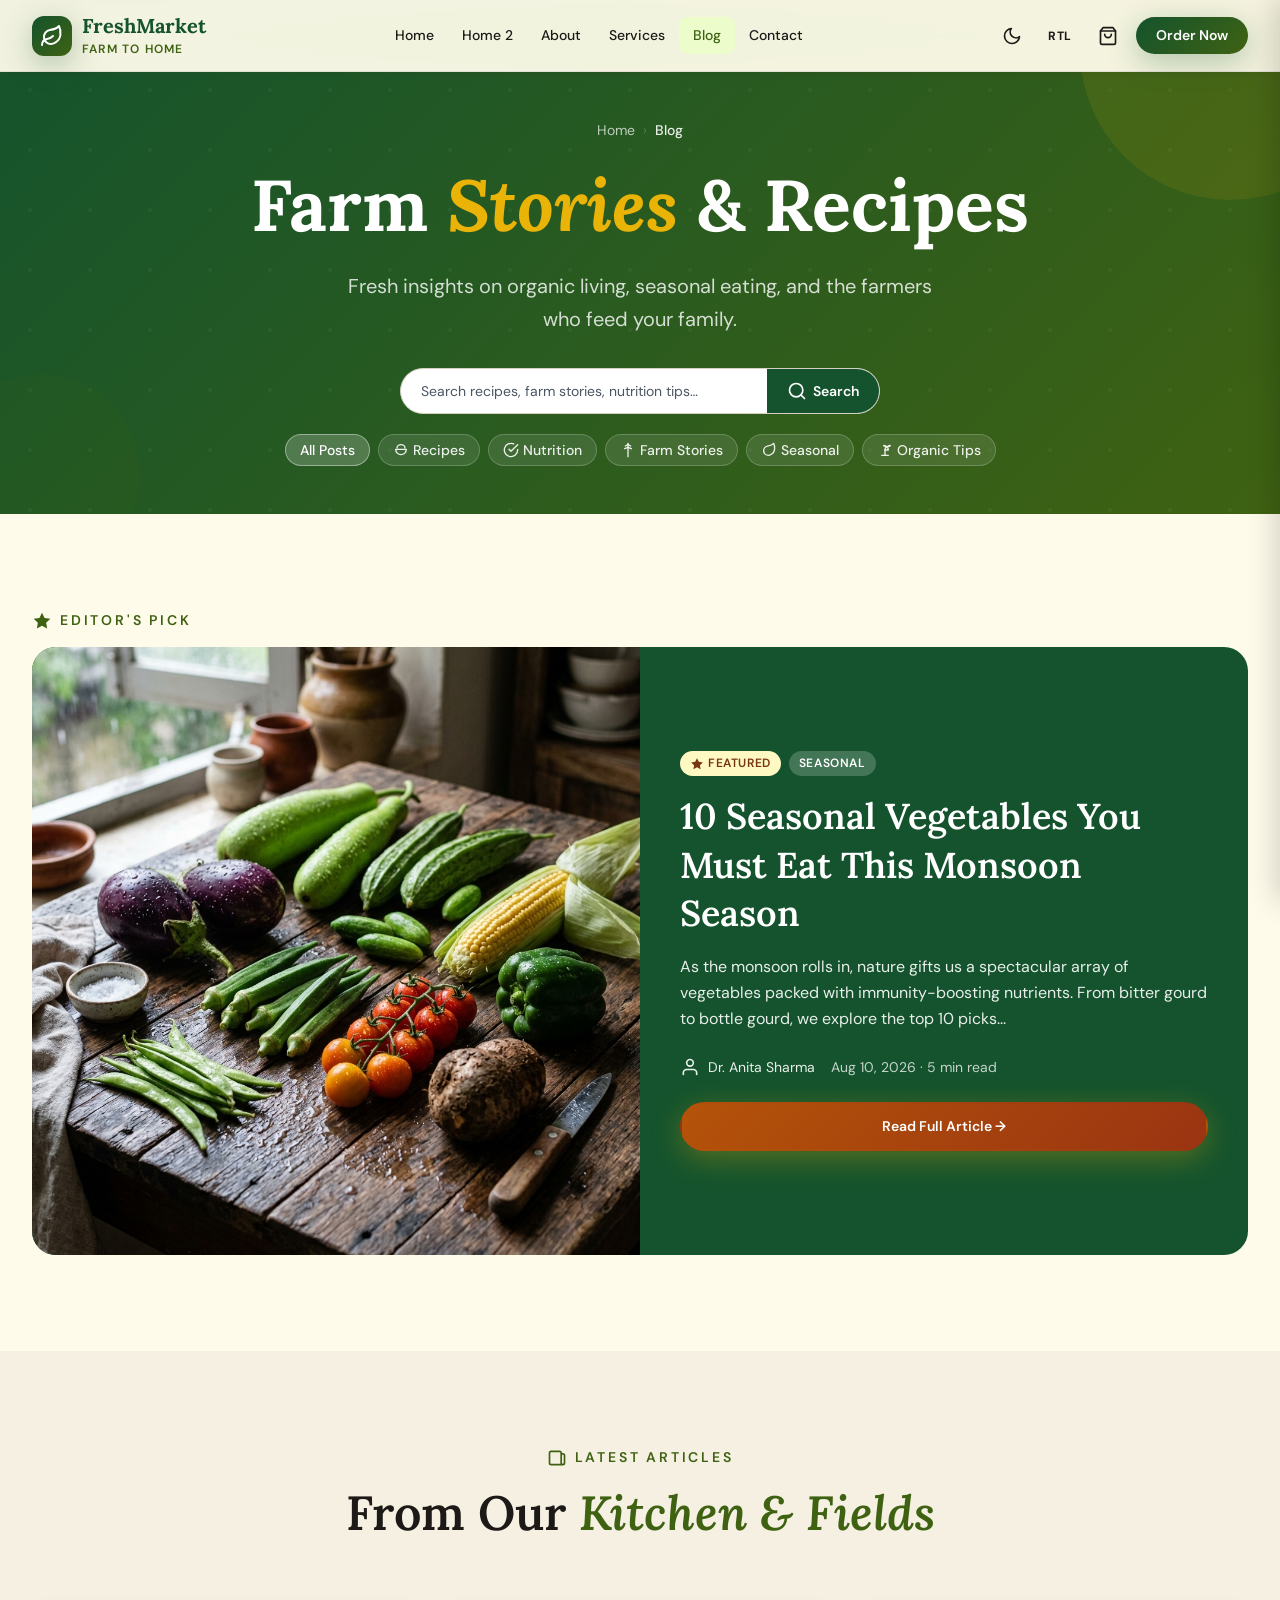
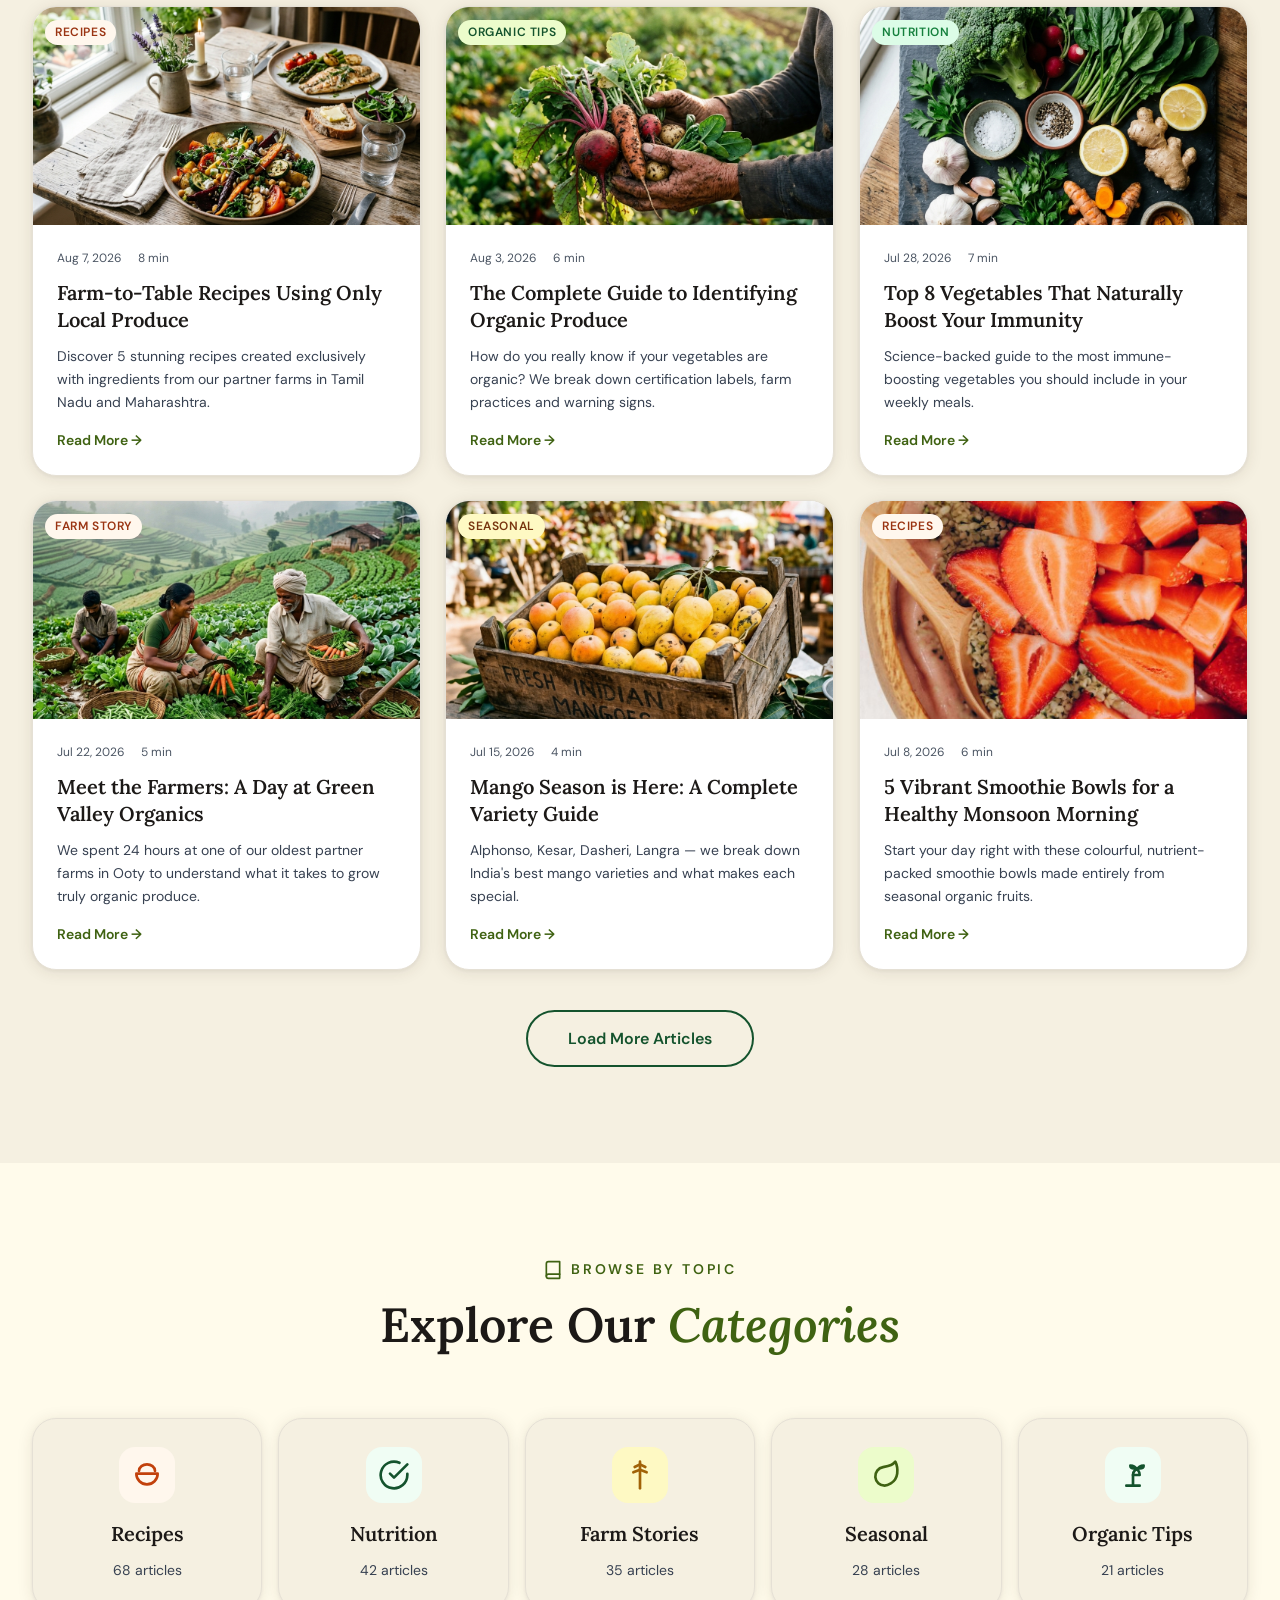
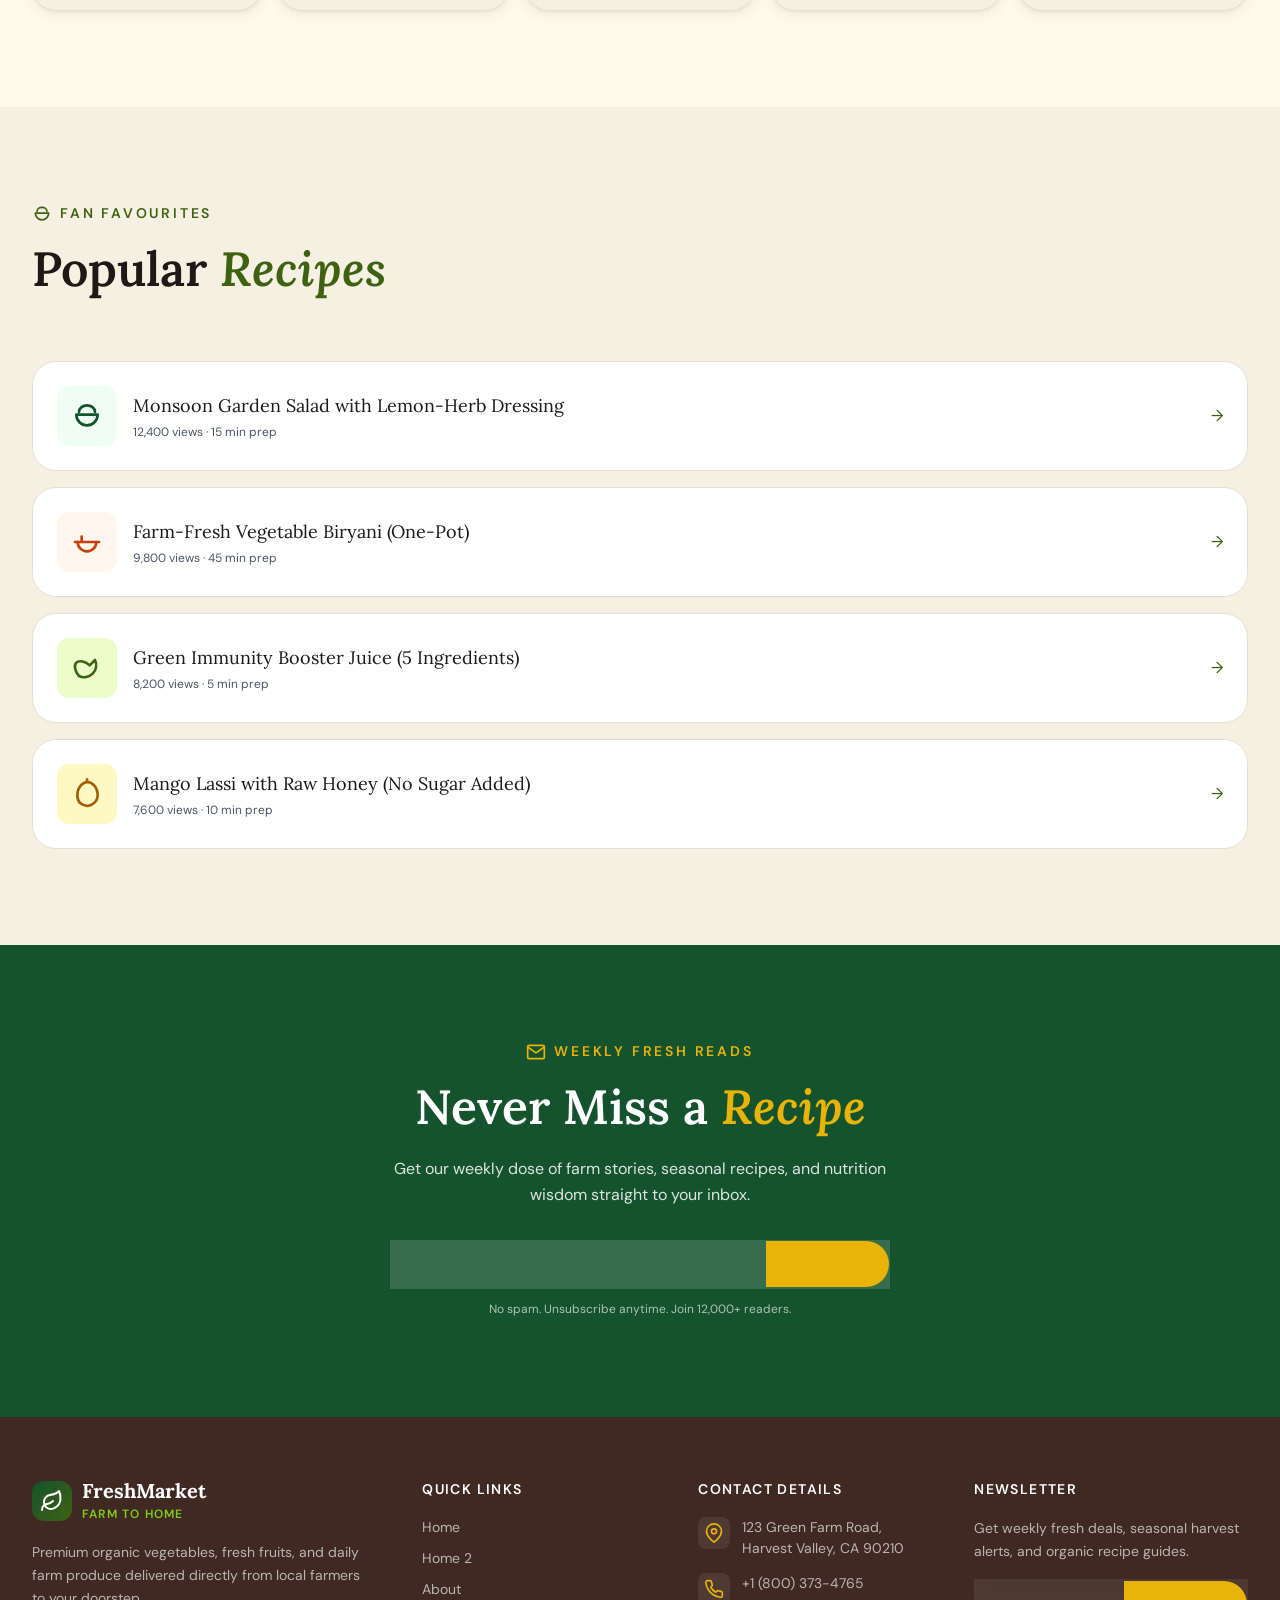
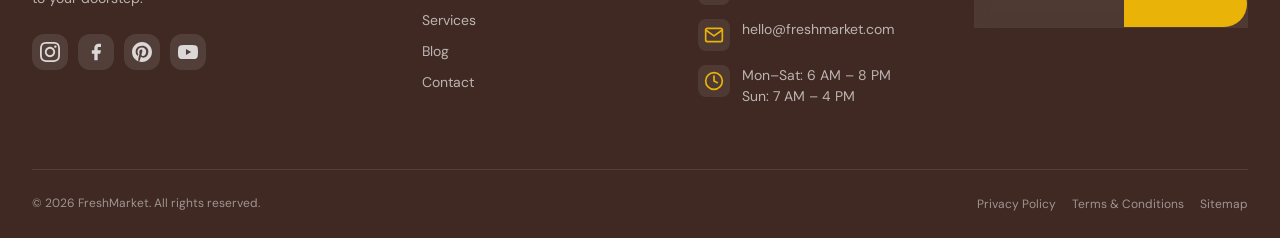
<file: blog.html>
<!DOCTYPE html>
<html lang="en" dir="ltr" data-theme="light">
<head>
  <meta charset="UTF-8">
  <meta name="viewport" content="width=device-width, initial-scale=1.0">
  <meta name="description" content="FreshMarket Blog — Recipes, farm stories, nutrition guides, seasonal produce tips, and organic living inspiration.">
  <meta property="og:title" content="Blog — FreshMarket">
  <meta name="theme-color" content="#14532D">
  <link rel="canonical" href="blog.html">
  <title>Blog — FreshMarket</title>
  <!-- Favicon -->
  <link rel="icon" type="image/svg+xml" href="assets/images/favicon.svg">
  <link rel="icon" type="image/png" sizes="32x32" href="assets/images/favicon-32x32.png">
  <link rel="icon" type="image/png" sizes="16x16" href="assets/images/favicon-16x16.png">
  <link rel="apple-touch-icon" sizes="180x180" href="assets/images/apple-touch-icon.png">
  <link rel="shortcut icon" href="favicon.ico">
  <link rel="stylesheet" href="assets/css/main.css">
  <link rel="stylesheet" href="assets/css/components.css">
  <link rel="stylesheet" href="assets/css/animations.css">
  <link rel="stylesheet" href="assets/css/dark-mode.css">
  <script src="assets/js/icons.js"></script>
  <style>
    .blog-search { display:flex; background:var(--bg-card); border:1.5px solid var(--border-color); border-radius:var(--radius-full); overflow:hidden; max-width:480px; margin:0 auto; }
    .blog-search input { flex:1; border:none; background:transparent; padding:0.75rem 1.25rem; font-size:var(--text-sm); color:var(--text-primary); outline:none; }
    .blog-search input::placeholder { color:var(--text-muted); }
    .blog-search button { background:var(--color-forest); color:white; border:none; padding:0.75rem 1.25rem; cursor:pointer; font-size:var(--text-sm); font-weight:600; transition:background var(--dur-fast); display:flex; align-items:center; gap:0.375rem; }
    .blog-search button:hover { background:var(--color-forest-600); }
    .featured-post { background:#14532D; border-radius:var(--radius-2xl); overflow:hidden; display:grid; grid-template-columns:1fr 1fr; min-height:400px; }
    .featured-post-img { background:var(--color-forest-600); display:flex; align-items:center; justify-content:center; color:white; position:relative; overflow:hidden; }
    .featured-post-body { padding:2.5rem; display:flex; flex-direction:column; justify-content:center; }
    .recipe-card { background:var(--bg-card); border:1px solid var(--border-light); border-radius:var(--radius-2xl); padding:1.5rem; display:flex; align-items:center; gap:1rem; transition:all var(--dur-normal); cursor:pointer; text-decoration:none; }
    .recipe-card:hover { border-color:var(--color-leaf); box-shadow:var(--shadow-md); transform:translateX(4px); }
    @media (max-width:768px) { .featured-post { grid-template-columns:1fr; } .featured-post-img { min-height:200px; } }
    /* Responsive overrides - mobile / phone / tablet / laptop only (desktop unchanged) */
    @media (max-width:1024px) {
      #blog-posts-grid { grid-template-columns:repeat(2,1fr) !important; }
    }
    @media (max-width:768px) {
      .featured-post-body { padding:1.5rem; }
    }
    @media (max-width:640px) {
      .featured-post h2 { font-size:var(--text-3xl) !important; }
    }
    @media (max-width:480px) {
      #blog-posts-grid { grid-template-columns:1fr !important; gap:1rem !important; }
      .featured-post-img { min-height:220px; }
      .featured-post-body { padding:1.25rem; }
      .featured-post-body > div { flex-wrap:wrap; }
      .featured-post h2 { font-size:var(--text-2xl) !important; }
      .blog-search input { min-width:0; }
      .blog-search button { padding:0.75rem 1rem; }
      .recipe-card { padding:1.25rem; gap:0.75rem; }
      .recipe-card > div:nth-child(2) { min-width:0; }
      [style*="grid-template-columns:repeat(auto-fit,minmax(180px,1fr))"] { gap:0.75rem !important; }
    }
  </style>
</head>
<body>
<a href="#main-content" class="skip-link">Skip to main content</a>
<div id="page-loader" aria-hidden="true"><div class="loader-logo"><svg class="icon-svg icon-svg-lg" viewBox="0 0 24 24" fill="none" stroke="currentColor"><path d="M11 20A7 7 0 0 1 9.8 6.1C15.5 5 17 4.4 19 2c1 2 2 4.1 1.4 9-1 7.6-8.6 9-9.4 9z"/><path d="M2 21c0-3 1.85-5.36 5.08-6C9.5 14.52 12 13 13 12"/></svg> FreshMarket</div><div class="loader-bar"><div class="loader-bar-fill"></div></div></div>
<div id="page-transition" aria-hidden="true"></div>
<div class="toast-container" aria-live="polite"></div>

<!-- NAVBAR -->
<header>
  <nav class="navbar scrolled" id="navbar" role="navigation" aria-label="Main navigation">
    <div class="container navbar-inner">
      <a href="index.html" class="navbar-logo" aria-label="FreshMarket Home">
        <div class="logo-icon" aria-hidden="true"><svg class="icon-svg" viewBox="0 0 24 24" fill="none" stroke="currentColor"><path d="M11 20A7 7 0 0 1 9.8 6.1C15.5 5 17 4.4 19 2c1 2 2 4.1 1.4 9-1 7.6-8.6 9-9.4 9z"/><path d="M2 21c0-3 1.85-5.36 5.08-6C9.5 14.52 12 13 13 12"/></svg></div>
        <div class="logo-text"><span class="logo-main">FreshMarket</span><span class="logo-sub">Farm to Home</span></div>
      </a>
      <ul class="nav-menu" role="list">
        <li class="nav-item"><a href="index.html" class="nav-link">Home</a></li>
        <li class="nav-item"><a href="home2.html" class="nav-link">Home 2</a></li>
        <li class="nav-item"><a href="about.html" class="nav-link">About</a></li>
        <li class="nav-item"><a href="services.html" class="nav-link">Services</a></li>
        <li class="nav-item"><a href="blog.html" class="nav-link active" aria-current="page">Blog</a></li>
        <li class="nav-item"><a href="contact.html" class="nav-link">Contact</a></li>
      </ul>
      <div class="nav-controls">
        <button class="nav-icon-btn theme-toggle" id="theme-btn" aria-label="Toggle dark mode"><span class="theme-icon"><svg class="icon-svg" viewBox="0 0 24 24" fill="none" stroke="currentColor"><path d="M21 12.79A9 9 0 1 1 11.21 3 7 7 0 0 0 21 12.79z"/></svg></span></button>
        <button class="nav-icon-btn rtl-toggle rtl-btn" id="rtl-btn" aria-label="Toggle RTL/LTR">RTL</button>
        <a href="contact.html" class="nav-cta">Order Now</a>
        <button class="hamburger" id="hamburger" aria-label="Open menu" aria-expanded="false" aria-controls="mobile-nav"><span class="bar"></span><span class="bar"></span><span class="bar"></span></button>
      </div>
    </div>
  </nav>
  <div class="mobile-nav-overlay" id="nav-overlay" aria-hidden="true"></div>
  <nav class="mobile-nav" id="mobile-nav" aria-label="Mobile navigation">
    <div class="mobile-nav-header">
      <a href="index.html" class="navbar-logo"><div class="logo-icon"><svg class="icon-svg" viewBox="0 0 24 24" fill="none" stroke="currentColor"><path d="M11 20A7 7 0 0 1 9.8 6.1C15.5 5 17 4.4 19 2c1 2 2 4.1 1.4 9-1 7.6-8.6 9-9.4 9z"/><path d="M2 21c0-3 1.85-5.36 5.08-6C9.5 14.52 12 13 13 12"/></svg></div><div class="logo-text"><span class="logo-main">FreshMarket</span><span class="logo-sub">Farm to Home</span></div></a>
      <button class="mobile-close" id="mobile-close" aria-label="Close menu">✕</button>
    </div>
    <div class="mobile-nav-links">
      <a href="index.html" class="mobile-nav-link"><svg class="icon-svg" viewBox="0 0 24 24" fill="none" stroke="currentColor"><path d="M3 9l9-7 9 7v11a2 2 0 0 1-2 2H5a2 2 0 0 1-2-2z"/></svg> Home</a>
      <a href="home2.html" class="mobile-nav-link"><svg class="icon-svg" viewBox="0 0 24 24" fill="none" stroke="currentColor"><path d="M6 2L3 6v14a2 2 0 0 0 2 2h14a2 2 0 0 0 2-2V6l-3-4z"/><line x1="3" y1="6" x2="21" y2="6"/><path d="M16 10a4 4 0 0 1-8 0"/></svg> Home 2</a>
      <a href="about.html" class="mobile-nav-link"><svg class="icon-svg" viewBox="0 0 24 24" fill="none" stroke="currentColor"><path d="M12 2v20"/><path d="M8 6l4-2 4 2"/><path d="M7 10l5-2 5 2"/><path d="M6 14l6-2 6 2"/><path d="M5 18l7-2 7 2"/></svg> About</a>
      <a href="services.html" class="mobile-nav-link"><svg class="icon-svg" viewBox="0 0 24 24" fill="none" stroke="currentColor"><rect x="1" y="3" width="15" height="13" rx="2"/><polygon points="16 8 20 8 23 11 23 16 16 16 16 8"/><circle cx="5.5" cy="18.5" r="2.5"/><circle cx="18.5" cy="18.5" r="2.5"/></svg> Services</a>
      <a href="blog.html" class="mobile-nav-link active" aria-current="page"><svg class="icon-svg" viewBox="0 0 24 24" fill="none" stroke="currentColor"><path d="M19 20H5a2 2 0 0 1-2-2V6a2 2 0 0 1 2-2h10a2 2 0 0 1 2 2v1m2 13a2 2 0 0 1-2-2V7m2 13a2 2 0 0 0 2-2V9a2 2 0 0 0-2-2h-2"/><line x1="7" y1="8" x2="11" y2="8"/><line x1="7" y1="12" x2="13" y2="12"/><line x1="7" y1="16" x2="11" y2="16"/></svg> Blog</a>
      <a href="contact.html" class="mobile-nav-link"><svg class="icon-svg" viewBox="0 0 24 24" fill="none" stroke="currentColor"><path d="M22 16.92v3a2 2 0 0 1-2.18 2 19.79 19.79 0 0 1-8.63-3.07 19.5 19.5 0 0 1-6-6 19.79 19.79 0 0 1-3.07-8.67A2 2 0 0 1 4.11 2h3a2 2 0 0 1 2 1.72 12.84 12.84 0 0 0 .7 2.81 2 2 0 0 1-.45 2.11L8.09 9.91a16 16 0 0 0 6 6l1.27-1.27a2 2 0 0 1 2.11-.45 12.84 12.84 0 0 0 2.81.7A2 2 0 0 1 22 16.92z"/></svg> Contact</a>
    </div>
    <div class="mobile-nav-footer">
      <a href="contact.html" class="mobile-cta"><svg class="icon-svg" viewBox="0 0 24 24" fill="none" stroke="currentColor"><path d="M1 1h4l2.68 13.39a2 2 0 0 0 2 1.61h9.72a2 2 0 0 0 2-1.61L23 6H6"/></svg> Order Fresh Produce</a>
      <div style="display:flex;gap:0.75rem;justify-content:center;margin-top:1rem;">
        <button class="theme-toggle nav-icon-btn" aria-label="Toggle theme"><span class="theme-icon"><svg class="icon-svg" viewBox="0 0 24 24" fill="none" stroke="currentColor"><path d="M21 12.79A9 9 0 1 1 11.21 3 7 7 0 0 0 21 12.79z"/></svg></span></button>
        <button class="rtl-toggle nav-icon-btn rtl-btn" aria-label="Toggle direction">RTL</button>
      </div>
    </div>
  </nav>
</header>

<main id="main-content">

  <!-- ══ SECTION 1: BLOG HERO + SEARCH ══ -->
  <section class="page-hero" aria-labelledby="blog-hero-heading">
    <div class="shape-1" aria-hidden="true"></div>
    <div class="shape-2" aria-hidden="true"></div>
    <div class="container" style="position:relative;z-index:1;">
      <nav class="breadcrumb" aria-label="Breadcrumb"><a href="index.html">Home</a><span class="sep">›</span><span class="current" aria-current="page">Blog</span></nav>
      <h1 class="page-hero-title" id="blog-hero-heading">Farm <em>Stories</em> &amp; Recipes</h1>
      <p class="page-hero-subtitle">Fresh insights on organic living, seasonal eating, and the farmers who feed your family.</p>
      <div style="margin-top:2rem;">
        <form class="blog-search" role="search" aria-label="Search blog posts" action="#" method="get">
          <label for="blog-search" class="sr-only">Search blog posts</label>
          <input type="search" id="blog-search" name="q" placeholder="Search recipes, farm stories, nutrition tips…" data-search-input>
          <button type="submit" aria-label="Search"><svg class="icon-svg" viewBox="0 0 24 24" fill="none" stroke="currentColor"><circle cx="11" cy="11" r="8"/><path d="M21 21l-4.35-4.35"/></svg> Search</button>
        </form>
      </div>
      <!-- Category filters -->
      <div style="display:flex;gap:0.5rem;flex-wrap:wrap;margin-top:1.25rem;justify-content:center;" role="group" aria-label="Blog category filters">
        <button class="tag active" style="background:rgba(255,255,255,0.2);color:white;border-color:rgba(255,255,255,0.4);" data-filter="all">All Posts</button>
        <button class="tag" style="background:rgba(255,255,255,0.1);color:rgba(255,255,255,0.9);border-color:rgba(255,255,255,0.2);" data-filter="recipes"><svg class="icon-svg" viewBox="0 0 24 24" fill="none" stroke="currentColor"><path d="M4 11a8 8 0 0 0 16 0H4z"/><path d="M6 9c0-3 3-5 6-5s6 2 6 5"/></svg> Recipes</button>
        <button class="tag" style="background:rgba(255,255,255,0.1);color:rgba(255,255,255,0.9);border-color:rgba(255,255,255,0.2);" data-filter="nutrition"><svg class="icon-svg" viewBox="0 0 24 24" fill="none" stroke="currentColor"><path d="M22 11.08V12a10 10 0 1 1-5.93-9.14"/><polyline points="22 4 12 14.01 9 11.01"/></svg> Nutrition</button>
        <button class="tag" style="background:rgba(255,255,255,0.1);color:rgba(255,255,255,0.9);border-color:rgba(255,255,255,0.2);" data-filter="farming"><svg class="icon-svg" viewBox="0 0 24 24" fill="none" stroke="currentColor"><path d="M12 2v20"/><path d="M8 6l4-2 4 2"/><path d="M7 10l5-2 5 2"/></svg> Farm Stories</button>
        <button class="tag" style="background:rgba(255,255,255,0.1);color:rgba(255,255,255,0.9);border-color:rgba(255,255,255,0.2);" data-filter="seasonal"><svg class="icon-svg" viewBox="0 0 24 24" fill="none" stroke="currentColor"><path d="M11 20A7 7 0 0 1 9.8 6.1C15.5 5 17 4.4 19 2c1 2 2 4.1 1.4 9-1 7.6-8.6 9-9.4 9z"/></svg> Seasonal</button>
        <button class="tag" style="background:rgba(255,255,255,0.1);color:rgba(255,255,255,0.9);border-color:rgba(255,255,255,0.2);" data-filter="organic"><svg class="icon-svg" viewBox="0 0 24 24" fill="none" stroke="currentColor"><path d="M7 20h10"/><path d="M12 20v-8"/><path d="M12 12a5 5 0 0 1 5-5c2 0 3-1 3-2-2 0-4 1-5 3-1-2-3-3-5-3 0 1 1 2 3 2a5 5 0 0 1 4 5z"/></svg> Organic Tips</button>
      </div>
    </div>
  </section>

  <!-- ══ SECTION 2: FEATURED POST ══ -->
  <section class="section bg-primary" aria-labelledby="featured-post-heading">
    <div class="container">
      <div class="section-label" data-reveal="fade-up"><svg class="icon-svg" viewBox="0 0 24 24" fill="currentColor" stroke="none"><polygon points="12 2 15.09 8.26 22 9.27 17 14.14 18.18 21.02 12 17.77 5.82 21.02 7 14.14 2 9.27 8.91 8.26 12 2"/></svg> Editor's Pick</div>
      <article class="featured-post" data-reveal="fade-up" data-delay="100" data-category="seasonal">
        <div class="featured-post-img" style="overflow:hidden; display:flex; align-items:center; justify-content:center;"><img src="assets/images/gen_home2_vegetables.png" alt="10 Seasonal Vegetables You Must Eat This Monsoon Season" style="width:100%; height:100%; object-fit:cover;"></div>
        <div class="featured-post-body">
          <div style="display:flex;gap:0.5rem;margin-bottom:1rem;flex-wrap:wrap;">
            <span class="badge badge-gold"><svg class="icon-svg" viewBox="0 0 24 24" fill="currentColor" stroke="none"><polygon points="12 2 15.09 8.26 22 9.27 17 14.14 18.18 21.02 12 17.77 5.82 21.02 7 14.14 2 9.27 8.91 8.26 12 2"/></svg> Featured</span>
            <span class="badge" style="background:rgba(255,255,255,0.2);color:white;">Seasonal</span>
          </div>
          <h2 id="featured-post-heading" style="font-family:var(--font-serif);font-size:var(--text-4xl);color:white;line-height:var(--lh-snug);margin-bottom:1rem;"><a href="blog-details.html?post=monsoon-vegetables" style="color:inherit;">10 Seasonal Vegetables You Must Eat This Monsoon Season</a></h2>
          <p style="color:rgba(255,255,255,0.9);margin-bottom:1.5rem;line-height:var(--lh-relaxed);">As the monsoon rolls in, nature gifts us a spectacular array of vegetables packed with immunity-boosting nutrients. From bitter gourd to bottle gourd, we explore the top 10 picks...</p>
          <div style="display:flex;align-items:center;gap:1rem;margin-bottom:1.5rem;">
            <div style="display:flex;align-items:center;gap:0.5rem;color:rgba(255,255,255,0.9);font-size:var(--text-sm);">
              <svg class="icon-svg" viewBox="0 0 24 24" fill="none" stroke="currentColor"><path d="M20 21v-2a4 4 0 0 0-4-4H8a4 4 0 0 0-4 4v2"/><circle cx="12" cy="7" r="4"/></svg>
              <span>Dr. Anita Sharma</span>
            </div>
            <div style="color:rgba(255,255,255,0.75);font-size:var(--text-sm);">Aug 10, 2026 · 5 min read</div>
          </div>
          <a href="blog-details.html?post=monsoon-vegetables" class="btn btn-gold">Read Full Article →</a>
        </div>
      </article>
    </div>
  </section>

  <!-- ══ SECTION 3: LATEST POSTS GRID ══ -->
  <section class="section" style="background:var(--bg-secondary);" aria-labelledby="latest-posts-heading">
    <div class="container">
      <div class="section-header text-center" data-reveal="fade-up">
        <div class="section-label" style="justify-content:center;"><svg class="icon-svg" viewBox="0 0 24 24" fill="none" stroke="currentColor"><path d="M19 20H5a2 2 0 0 1-2-2V6a2 2 0 0 1 2-2h10a2 2 0 0 1 2 2v1m2 13a2 2 0 0 1-2-2V7m2 13a2 2 0 0 0 2-2V9a2 2 0 0 0-2-2h-2"/></svg> Latest Articles</div>
        <h2 class="section-title" id="latest-posts-heading">From Our <span class="highlight">Kitchen &amp; Fields</span></h2>
      </div>

      <div id="blog-posts-grid" style="display:grid;grid-template-columns:repeat(3,1fr);gap:1.5rem;">

        <article class="blog-card" data-category="recipes" data-search-item="Farm-to-Table Recipes local produce vegetables" data-reveal="fade-up" data-delay="100">
          <div class="blog-card-img" style="background:#FFF7ED;display:flex;align-items:center;justify-content:center;overflow:hidden;">
            <img src="assets/images/gen_home2_recipes.png" alt="Farm to Table Recipes" style="width:100%;height:100%;object-fit:cover;">
            <div class="blog-card-cat"><span class="badge badge-terra">Recipes</span></div>
          </div>
          <div class="blog-card-body">
            <div class="blog-meta"><span class="blog-meta-item">Aug 7, 2026</span><span class="blog-meta-item">8 min</span></div>
            <h3 class="blog-title"><a href="blog-details.html?post=farm-table-recipes">Farm-to-Table Recipes Using Only Local Produce</a></h3>
            <p class="blog-excerpt clamp-3">Discover 5 stunning recipes created exclusively with ingredients from our partner farms in Tamil Nadu and Maharashtra.</p>
            <a href="blog-details.html?post=farm-table-recipes" class="blog-read-more">Read More →</a>
          </div>
        </article>

        <article class="blog-card" data-category="organic" data-search-item="organic produce certification how to identify" data-reveal="fade-up" data-delay="200">
          <div class="blog-card-img" style="background:var(--color-leaf-light);display:flex;align-items:center;justify-content:center;overflow:hidden;">
            <img src="assets/images/gen_home2_organic.png" alt="Organic Produce Guide" style="width:100%;height:100%;object-fit:cover;">
            <div class="blog-card-cat"><span class="badge badge-leaf">Organic Tips</span></div>
          </div>
          <div class="blog-card-body">
            <div class="blog-meta"><span class="blog-meta-item">Aug 3, 2026</span><span class="blog-meta-item">6 min</span></div>
            <h3 class="blog-title"><a href="blog-details.html?post=organic-guide">The Complete Guide to Identifying Organic Produce</a></h3>
            <p class="blog-excerpt clamp-3">How do you really know if your vegetables are organic? We break down certification labels, farm practices and warning signs.</p>
            <a href="blog-details.html?post=organic-guide" class="blog-read-more">Read More →</a>
          </div>
        </article>

        <article class="blog-card" data-category="nutrition" data-search-item="immunity boost vegetables health benefits" data-reveal="fade-up" data-delay="300">
          <div class="blog-card-img" style="background:var(--color-forest-50);display:flex;align-items:center;justify-content:center;overflow:hidden;">
            <img src="assets/images/gen_blog_immunity.png" alt="Immunity Boosting Vegetables" style="width:100%;height:100%;object-fit:cover;">
            <div class="blog-card-cat"><span class="badge badge-green">Nutrition</span></div>
          </div>
          <div class="blog-card-body">
            <div class="blog-meta"><span class="blog-meta-item">Jul 28, 2026</span><span class="blog-meta-item">7 min</span></div>
            <h3 class="blog-title"><a href="blog-details.html?post=immunity-veggies">Top 8 Vegetables That Naturally Boost Your Immunity</a></h3>
            <p class="blog-excerpt clamp-3">Science-backed guide to the most immune-boosting vegetables you should include in your weekly meals.</p>
            <a href="blog-details.html?post=immunity-veggies" class="blog-read-more">Read More →</a>
          </div>
        </article>

        <article class="blog-card" data-category="farming" data-search-item="organic farming family farmer story india" data-reveal="fade-up" data-delay="100">
          <div class="blog-card-img" style="background:var(--color-terra-light);display:flex;align-items:center;justify-content:center;overflow:hidden;">
            <img src="assets/images/gen_blog_farm.png" alt="A Day at the Farm" style="width:100%;height:100%;object-fit:cover;">
            <div class="blog-card-cat"><span class="badge badge-terra">Farm Story</span></div>
          </div>
          <div class="blog-card-body">
            <div class="blog-meta"><span class="blog-meta-item">Jul 22, 2026</span><span class="blog-meta-item">5 min</span></div>
            <h3 class="blog-title"><a href="blog-details.html?post=green-valley-farmers">Meet the Farmers: A Day at Green Valley Organics</a></h3>
            <p class="blog-excerpt clamp-3">We spent 24 hours at one of our oldest partner farms in Ooty to understand what it takes to grow truly organic produce.</p>
            <a href="blog-details.html?post=green-valley-farmers" class="blog-read-more">Read More →</a>
          </div>
        </article>

        <article class="blog-card" data-category="seasonal" data-search-item="mango season alphonso summer fruits" data-reveal="fade-up" data-delay="200">
          <div class="blog-card-img" style="background:#FEF9C3;display:flex;align-items:center;justify-content:center;overflow:hidden;">
            <img src="assets/images/gen_blog_mango.png" alt="Mango Varieties" style="width:100%;height:100%;object-fit:cover;">
            <div class="blog-card-cat"><span class="badge badge-gold">Seasonal</span></div>
          </div>
          <div class="blog-card-body">
            <div class="blog-meta"><span class="blog-meta-item">Jul 15, 2026</span><span class="blog-meta-item">4 min</span></div>
            <h3 class="blog-title"><a href="blog-details.html?post=mango-guide">Mango Season is Here: A Complete Variety Guide</a></h3>
            <p class="blog-excerpt clamp-3">Alphonso, Kesar, Dasheri, Langra — we break down India's best mango varieties and what makes each special.</p>
            <a href="blog-details.html?post=mango-guide" class="blog-read-more">Read More →</a>
          </div>
        </article>

        <article class="blog-card" data-category="recipes" data-search-item="smoothie bowl fruit recipe breakfast healthy" data-reveal="fade-up" data-delay="300">
          <div class="blog-card-img" style="background:#FFF7ED;display:flex;align-items:center;justify-content:center;overflow:hidden;">
            <img src="assets/images/blog_smoothie.jpg" alt="Smoothie Bowls" style="width:100%;height:100%;object-fit:cover;">
            <div class="blog-card-cat"><span class="badge badge-terra">Recipes</span></div>
          </div>
          <div class="blog-card-body">
            <div class="blog-meta"><span class="blog-meta-item">Jul 8, 2026</span><span class="blog-meta-item">6 min</span></div>
            <h3 class="blog-title"><a href="blog-details.html?post=smoothie-bowls">5 Vibrant Smoothie Bowls for a Healthy Monsoon Morning</a></h3>
            <p class="blog-excerpt clamp-3">Start your day right with these colourful, nutrient-packed smoothie bowls made entirely from seasonal organic fruits.</p>
            <a href="blog-details.html?post=smoothie-bowls" class="blog-read-more">Read More →</a>
          </div>
        </article>

      </div>

      <div class="text-center" style="margin-top:2.5rem;" data-reveal="fade-up">
        <button class="btn btn-outline btn-lg" id="load-more-btn" aria-label="Load more blog posts">Load More Articles</button>
      </div>
    </div>
  </section>

  <!-- ══ SECTION 4: CATEGORY SIDEBAR VISUAL ══ -->
  <section class="section bg-primary" aria-labelledby="topics-heading">
    <div class="container">
      <div class="section-header text-center" data-reveal="fade-up">
        <div class="section-label"><svg class="icon-svg" viewBox="0 0 24 24" fill="none" stroke="currentColor"><path d="M4 19.5A2.5 2.5 0 0 1 6.5 17H20"/><path d="M6.5 2H20v20H6.5A2.5 2.5 0 0 1 4 19.5v-15A2.5 2.5 0 0 1 6.5 2z"/></svg> Browse by Topic</div>
        <h2 class="section-title" id="topics-heading">Explore Our <span class="highlight">Categories</span></h2>
      </div>
      <div style="display:grid;grid-template-columns:repeat(auto-fit,minmax(180px,1fr));gap:1rem;" data-reveal="fade-up" data-delay="100">
        <a href="#" class="feature-card text-center" style="text-decoration:none;" data-filter="recipes"><div class="feature-icon feature-icon-terra" style="margin:0 auto 1rem;"><svg class="icon-svg" viewBox="0 0 24 24" fill="none" stroke="currentColor"><path d="M4 11a8 8 0 0 0 16 0H4z"/><path d="M6 9c0-3 3-5 6-5s6 2 6 5"/></svg></div><div class="feature-title">Recipes</div><div class="feature-text">68 articles</div></a>
        <a href="#" class="feature-card text-center" style="text-decoration:none;" data-filter="nutrition"><div class="feature-icon feature-icon-green" style="margin:0 auto 1rem;"><svg class="icon-svg" viewBox="0 0 24 24" fill="none" stroke="currentColor"><path d="M22 11.08V12a10 10 0 1 1-5.93-9.14"/><polyline points="22 4 12 14.01 9 11.01"/></svg></div><div class="feature-title">Nutrition</div><div class="feature-text">42 articles</div></a>
        <a href="#" class="feature-card text-center" style="text-decoration:none;" data-filter="farming"><div class="feature-icon feature-icon-gold" style="margin:0 auto 1rem;"><svg class="icon-svg" viewBox="0 0 24 24" fill="none" stroke="currentColor"><path d="M12 2v20"/><path d="M8 6l4-2 4 2"/><path d="M7 10l5-2 5 2"/></svg></div><div class="feature-title">Farm Stories</div><div class="feature-text">35 articles</div></a>
        <a href="#" class="feature-card text-center" style="text-decoration:none;" data-filter="seasonal"><div class="feature-icon feature-icon-leaf" style="margin:0 auto 1rem;"><svg class="icon-svg" viewBox="0 0 24 24" fill="none" stroke="currentColor"><path d="M11 20A7 7 0 0 1 9.8 6.1C15.5 5 17 4.4 19 2c1 2 2 4.1 1.4 9-1 7.6-8.6 9-9.4 9z"/></svg></div><div class="feature-title">Seasonal</div><div class="feature-text">28 articles</div></a>
        <a href="#" class="feature-card text-center" style="text-decoration:none;" data-filter="organic"><div class="feature-icon feature-icon-green" style="margin:0 auto 1rem;"><svg class="icon-svg" viewBox="0 0 24 24" fill="none" stroke="currentColor"><path d="M7 20h10"/><path d="M12 20v-8"/><path d="M12 12a5 5 0 0 1 5-5c2 0 3-1 3-2-2 0-4 1-5 3-1-2-3-3-5-3 0 1 1 2 3 2a5 5 0 0 1 4 5z"/></svg></div><div class="feature-title">Organic Tips</div><div class="feature-text">21 articles</div></a>
      </div>
    </div>
  </section>

  <!-- ══ SECTION 5: POPULAR RECIPES ══ -->
  <section class="section" style="background:var(--bg-secondary);" aria-labelledby="recipes-heading">
    <div class="container">
      <div class="section-header" data-reveal="fade-up">
        <div class="section-label"><svg class="icon-svg" viewBox="0 0 24 24" fill="none" stroke="currentColor"><path d="M4 11a8 8 0 0 0 16 0H4z"/><path d="M6 9c0-3 3-5 6-5s6 2 6 5"/></svg> Fan Favourites</div>
        <h2 class="section-title" id="recipes-heading">Popular <span class="highlight">Recipes</span></h2>
      </div>
      <div style="display:flex;flex-direction:column;gap:1rem;" data-reveal="fade-up" data-delay="100">
        <a href="blog-details.html?post=monsoon-salad" class="recipe-card">
          <div style="width:60px;height:60px;background:var(--color-forest-50);border-radius:var(--radius-lg);display:flex;align-items:center;justify-content:center;color:var(--color-forest);flex-shrink:0;"><svg class="icon-svg icon-svg-lg" viewBox="0 0 24 24" fill="none" stroke="currentColor"><path d="M4 11a8 8 0 0 0 16 0H4z"/><path d="M6 9c0-3 3-5 6-5s6 2 6 5"/></svg></div>
          <div><div style="font-family:var(--font-serif);font-size:var(--text-lg);color:var(--text-primary);margin-bottom:0.25rem;">Monsoon Garden Salad with Lemon-Herb Dressing</div><div style="font-size:var(--text-xs);color:var(--text-muted);">12,400 views · 15 min prep</div></div>
          <div style="margin-left:auto;color:var(--color-leaf);flex-shrink:0;">→</div>
        </a>
        <a href="blog-details.html?post=veggie-biryani" class="recipe-card">
          <div style="width:60px;height:60px;background:#FFF7ED;border-radius:var(--radius-lg);display:flex;align-items:center;justify-content:center;color:#C2410C;flex-shrink:0;"><svg class="icon-svg icon-svg-lg" viewBox="0 0 24 24" fill="none" stroke="currentColor"><path d="M3 12h18"/><path d="M5 12a7 7 0 0 0 14 0"/><path d="M8 8v4"/></svg></div>
          <div><div style="font-family:var(--font-serif);font-size:var(--text-lg);color:var(--text-primary);margin-bottom:0.25rem;">Farm-Fresh Vegetable Biryani (One-Pot)</div><div style="font-size:var(--text-xs);color:var(--text-muted);">9,800 views · 45 min prep</div></div>
          <div style="margin-left:auto;color:var(--color-leaf);flex-shrink:0;">→</div>
        </a>
        <a href="blog-details.html?post=green-juice" class="recipe-card">
          <div style="width:60px;height:60px;background:var(--color-leaf-light);border-radius:var(--radius-lg);display:flex;align-items:center;justify-content:center;color:var(--color-leaf);flex-shrink:0;"><svg class="icon-svg icon-svg-lg" viewBox="0 0 24 24" fill="none" stroke="currentColor"><path d="M18 6A9 9 0 0 1 6 18c-3-3-4-8-2-10s7-1 10 2z"/></svg></div>
          <div><div style="font-family:var(--font-serif);font-size:var(--text-lg);color:var(--text-primary);margin-bottom:0.25rem;">Green Immunity Booster Juice (5 Ingredients)</div><div style="font-size:var(--text-xs);color:var(--text-muted);">8,200 views · 5 min prep</div></div>
          <div style="margin-left:auto;color:var(--color-leaf);flex-shrink:0;">→</div>
        </a>
        <a href="blog-details.html?post=mango-lassi" class="recipe-card">
          <div style="width:60px;height:60px;background:#FEF9C3;border-radius:var(--radius-lg);display:flex;align-items:center;justify-content:center;color:#A16207;flex-shrink:0;"><svg class="icon-svg icon-svg-lg" viewBox="0 0 24 24" fill="none" stroke="currentColor"><path d="M12 3c4 0 8 4 8 10a8 8 0 0 1-13 6C4 16 4 10 7 6a8 8 0 0 1 5-3z"/><path d="M12 3V1"/></svg></div>
          <div><div style="font-family:var(--font-serif);font-size:var(--text-lg);color:var(--text-primary);margin-bottom:0.25rem;">Mango Lassi with Raw Honey (No Sugar Added)</div><div style="font-size:var(--text-xs);color:var(--text-muted);">7,600 views · 10 min prep</div></div>
          <div style="margin-left:auto;color:var(--color-leaf);flex-shrink:0;">→</div>
        </a>
      </div>
    </div>
  </section>

  <!-- ══ SECTION 6: NEWSLETTER SIGNUP ══ -->
  <section class="section" style="background:#14532D;" aria-labelledby="blog-newsletter-heading">
    <div class="container text-center">
      <div data-reveal="fade-up">
        <div class="section-label" style="color:var(--color-gold);justify-content:center;"><svg class="icon-svg" viewBox="0 0 24 24" fill="none" stroke="currentColor"><path d="M4 4h16c1.1 0 2 .9 2 2v12c0 1.1-.9 2-2 2H4c-1.1 0-2-.9-2-2V6c0-1.1.9-2 2-2z"/><polyline points="22,6 12,13 2,6"/></svg> Weekly Fresh Reads</div>
        <h2 class="section-title" id="blog-newsletter-heading" style="color:white;">Never Miss a <span style="color:var(--color-gold);font-style:italic;">Recipe</span></h2>
        <p style="color:rgba(255,255,255,0.85);max-width:500px;margin:0 auto 2rem;">Get our weekly dose of farm stories, seasonal recipes, and nutrition wisdom straight to your inbox.</p>
        <form class="newsletter-form" style="margin:0 auto;max-width:500px;" action="#" method="post" novalidate aria-label="Newsletter signup">
          <label for="blog-nl-email" class="sr-only">Email address</label>
          <input type="email" id="blog-nl-email" name="email" placeholder="Your email address…" required>
          <button type="submit">Subscribe</button>
        </form>
        <p style="color:rgba(255,255,255,0.65);font-size:var(--text-xs);margin-top:0.75rem;">No spam. Unsubscribe anytime. Join 12,000+ readers.</p>
      </div>
    </div>
  </section>



</main>

<!-- FOOTER -->
<footer class="footer" aria-label="Site footer">
  <div class="container">
    <div class="footer-grid">

      <!-- Column 1: Company / Brand -->
      <div class="footer-brand">
        <a href="index.html" class="footer-logo" aria-label="FreshMarket Home">
          <div class="logo-icon" aria-hidden="true">
            <svg class="icon-svg" viewBox="0 0 24 24" fill="none" stroke="currentColor"><path d="M11 20A7 7 0 0 1 9.8 6.1C15.5 5 17 4.4 19 2c1 2 2 4.1 1.4 9-1 7.6-8.6 9-9.4 9z"/><path d="M2 21c0-3 1.85-5.36 5.08-6C9.5 14.52 12 13 13 12"/></svg>
          </div>
          <div class="logo-text">
            <span class="logo-main">FreshMarket</span>
            <span class="logo-sub">Farm to Home</span>
          </div>
        </a>
        <p>Premium organic vegetables, fresh fruits, and daily farm produce delivered directly from local farmers to your doorstep.</p>
        <div class="footer-socials">
          <a href="https://www.instagram.com/" class="footer-social-link" target="_blank" rel="noopener noreferrer" aria-label="Instagram">
            <svg class="icon-svg" viewBox="0 0 24 24" fill="currentColor"><path d="M12 2.163c3.204 0 3.584.012 4.85.07 3.252.148 4.771 1.691 4.919 4.919.058 1.265.069 1.645.069 4.849 0 3.205-.012 3.584-.069 4.849-.149 3.225-1.664 4.771-4.919 4.919-1.266.058-1.644.07-4.85.07-3.204 0-3.584-.012-4.849-.07-3.26-.149-4.771-1.699-4.919-4.92-.058-1.265-.07-1.644-.07-4.849 0-3.204.013-3.583.07-4.849.149-3.227 1.664-4.771 4.919-4.919 1.266-.057 1.645-.069 4.849-.069zm0-2.163c-3.259 0-3.667.014-4.947.072-4.358.2-6.78 2.618-6.98 6.98-.059 1.281-.073 1.689-.073 4.948 0 3.259.014 3.668.072 4.948.2 4.358 2.618 6.78 6.98 6.98 1.281.058 1.689.072 4.948.072 3.259 0 3.668-.014 4.948-.072 4.354-.2 6.782-2.618 6.979-6.98.059-1.28.073-1.689.073-4.948 0-3.259-.014-3.667-.072-4.947-.196-4.354-2.617-6.78-6.979-6.98-1.281-.059-1.69-.073-4.949-.073zm0 5.838c-3.403 0-6.162 2.759-6.162 6.162s2.759 6.163 6.162 6.163 6.162-2.759 6.162-6.163c0-3.403-2.759-6.162-6.162-6.162zm0 10.162c-2.209 0-4-1.79-4-4 0-2.209 1.791-4 4-4s4 1.791 4 4c0 2.21-1.791 4-4 4zm6.406-11.845c-.796 0-1.441.645-1.441 1.44s.645 1.44 1.441 1.44c.795 0 1.439-.645 1.439-1.44s-.644-1.44-1.439-1.44z"/></svg>
          </a>
          <a href="https://www.facebook.com/" class="footer-social-link" target="_blank" rel="noopener noreferrer" aria-label="Facebook">
            <svg class="icon-svg" viewBox="0 0 24 24" fill="currentColor"><path d="M18 2h-3a5 5 0 0 0-5 5v3H7v4h3v8h4v-8h3l1-4h-4V7a1 1 0 0 1 1-1h3z"/></svg>
          </a>
          <a href="https://www.pinterest.com/" class="footer-social-link" target="_blank" rel="noopener noreferrer" aria-label="Pinterest">
            <svg class="icon-svg" viewBox="0 0 24 24" fill="currentColor"><path d="M12.017 0C5.396 0 .029 5.367.029 11.987c0 5.079 3.158 9.417 7.618 11.162-.105-.949-.199-2.403.041-3.439.219-.937 1.406-5.957 1.406-5.957s-.359-.72-.359-1.781c0-1.663.967-2.911 2.168-2.911 1.024 0 1.518.769 1.518 1.688 0 1.029-.653 2.567-.992 3.992-.285 1.193.6 2.165 1.775 2.165 2.128 0 3.768-2.245 3.768-5.487 0-2.861-2.063-4.869-5.008-4.869-3.41 0-5.409 2.562-5.409 5.199 0 1.033.394 2.143.889 2.741.099.12.112.225.085.345-.09.375-.293 1.199-.334 1.363-.053.225-.172.271-.401.165-1.495-.69-2.433-2.878-2.433-4.646 0-3.776 2.748-7.252 7.92-7.252 4.158 0 7.392 2.967 7.392 6.923 0 4.135-2.607 7.462-6.233 7.462-1.214 0-2.354-.629-2.758-1.379l-.749 2.848c-.269 1.045-1.004 2.352-1.498 3.146 1.123.345 2.306.535 3.55.535 6.607 0 11.985-5.365 11.985-11.987C24.002 5.367 18.624 0 12.017 0z"/></svg>
          </a>
          <a href="https://www.youtube.com/" class="footer-social-link" target="_blank" rel="noopener noreferrer" aria-label="YouTube">
            <svg class="icon-svg" viewBox="0 0 24 24" fill="currentColor"><path d="M23.498 6.186a3.016 3.016 0 0 0-2.122-2.136C19.505 3.545 12 3.545 12 3.545s-7.505 0-9.377.505A3.017 3.017 0 0 0 .502 6.186C0 8.07 0 12 0 12s0 3.93.502 5.814a3.016 3.016 0 0 0 2.122 2.136c1.871.505 9.376.505 9.376.505s7.505 0 9.377-.505a3.015 3.015 0 0 0 2.122-2.136C24 15.93 24 12 24 12s0-3.93-.502-5.814zM9.545 15.568V8.432L15.818 12l-6.273 3.568z"/></svg>
          </a>
        </div>
      </div>

      <!-- Column 2: Quick Links -->
      <div class="footer-col">
        <h4>Quick Links</h4>
        <ul class="footer-links">
          <li><a href="index.html" class="footer-link">Home</a></li>
          <li><a href="home2.html" class="footer-link">Home 2</a></li>
          <li><a href="about.html" class="footer-link">About</a></li>
          <li><a href="services.html" class="footer-link">Services</a></li>
          <li><a href="blog.html" class="footer-link">Blog</a></li>
          <li><a href="contact.html" class="footer-link">Contact</a></li>
        </ul>
      </div>

      <!-- Column 3: Contact Details -->
      <div class="footer-col">
        <h4>Contact Details</h4>
        <div class="footer-contact-item">
          <div class="icon"><svg class="icon-svg" viewBox="0 0 24 24" fill="none" stroke="currentColor"><path d="M21 10c0 7-9 13-9 13s-9-6-9-13a9 9 0 0 1 18 0z"/><circle cx="12" cy="10" r="3"/></svg></div>
          <div>123 Green Farm Road, Harvest Valley, CA 90210</div>
        </div>
        <div class="footer-contact-item">
          <div class="icon"><svg class="icon-svg" viewBox="0 0 24 24" fill="none" stroke="currentColor"><path d="M22 16.92v3a2 2 0 0 1-2.18 2 19.79 19.79 0 0 1-8.63-3.07 19.5 19.5 0 0 1-6-6 19.79 19.79 0 0 1-3.07-8.67A2 2 0 0 1 4.11 2h3a2 2 0 0 1 2 1.72 12.84 12.84 0 0 0 .7 2.81 2 2 0 0 1-.45 2.11L8.09 9.91a16 16 0 0 0 6 6l1.27-1.27a2 2 0 0 1 2.11-.45 12.84 12.84 0 0 0 2.81.7A2 2 0 0 1 22 16.92z"/></svg></div>
          <div><a href="tel:+18003734765" style="color:inherit;">+1 (800) 373-4765</a></div>
        </div>
        <div class="footer-contact-item">
          <div class="icon"><svg class="icon-svg" viewBox="0 0 24 24" fill="none" stroke="currentColor"><path d="M4 4h16c1.1 0 2 .9 2 2v12c0 1.1-.9 2-2 2H4c-1.1 0-2-.9-2-2V6c0-1.1.9-2 2-2z"/><polyline points="22,6 12,13 2,6"/></svg></div>
          <div><a href="mailto:hello@freshmarket.com" style="color:inherit;">hello@freshmarket.com</a></div>
        </div>
        <div class="footer-contact-item">
          <div class="icon"><svg class="icon-svg" viewBox="0 0 24 24" fill="none" stroke="currentColor"><circle cx="12" cy="12" r="10"/><polyline points="12 6 12 12 16 14"/></svg></div>
          <div>Mon–Sat: 6 AM – 8 PM<br>Sun: 7 AM – 4 PM</div>
        </div>
      </div>

      <!-- Column 4: Newsletter -->
      <div class="footer-col">
        <h4>Newsletter</h4>
        <p class="footer-newsletter-desc">Get weekly fresh deals, seasonal harvest alerts, and organic recipe guides.</p>
        <form class="newsletter-form footer-newsletter-form" action="#" method="post" novalidate aria-label="Newsletter subscription">
          <label for="footer-email" class="sr-only">Email address</label>
          <input type="email" id="footer-email" name="email" class="footer-newsletter-input" placeholder="Enter your email" required>
          <button type="submit" class="footer-newsletter-btn">Subscribe</button>
        </form>
      </div>

    </div>

    <!-- Bottom Footer Row -->
    <div class="footer-bottom">
      <p class="footer-copy">© 2026 FreshMarket. All rights reserved.</p>
      <div class="footer-legal-links">
        <a href="privacy-policy.html" class="footer-legal-link">Privacy Policy</a>
        <a href="terms.html" class="footer-legal-link">Terms &amp; Conditions</a>
        <a href="sitemap.html" class="footer-legal-link">Sitemap</a>
      </div>
    </div>
  </div>
</footer>

<button class="back-to-top" id="back-to-top" aria-label="Back to top">↑</button>
<script src="assets/js/main.js"></script>
<script src="assets/js/slider.js"></script>
<script src="assets/js/animations.js"></script>
<script src="assets/js/utils.js"></script>
<script>
  document.getElementById('load-more-btn')?.addEventListener('click', function() {
    this.textContent = '✓ All articles loaded!';
    this.disabled = true;
    window.showToast?.('All Caught Up!', 'You\'ve seen all articles in this category.', 'info');
  });
</script>
</body>
</html>
</file>
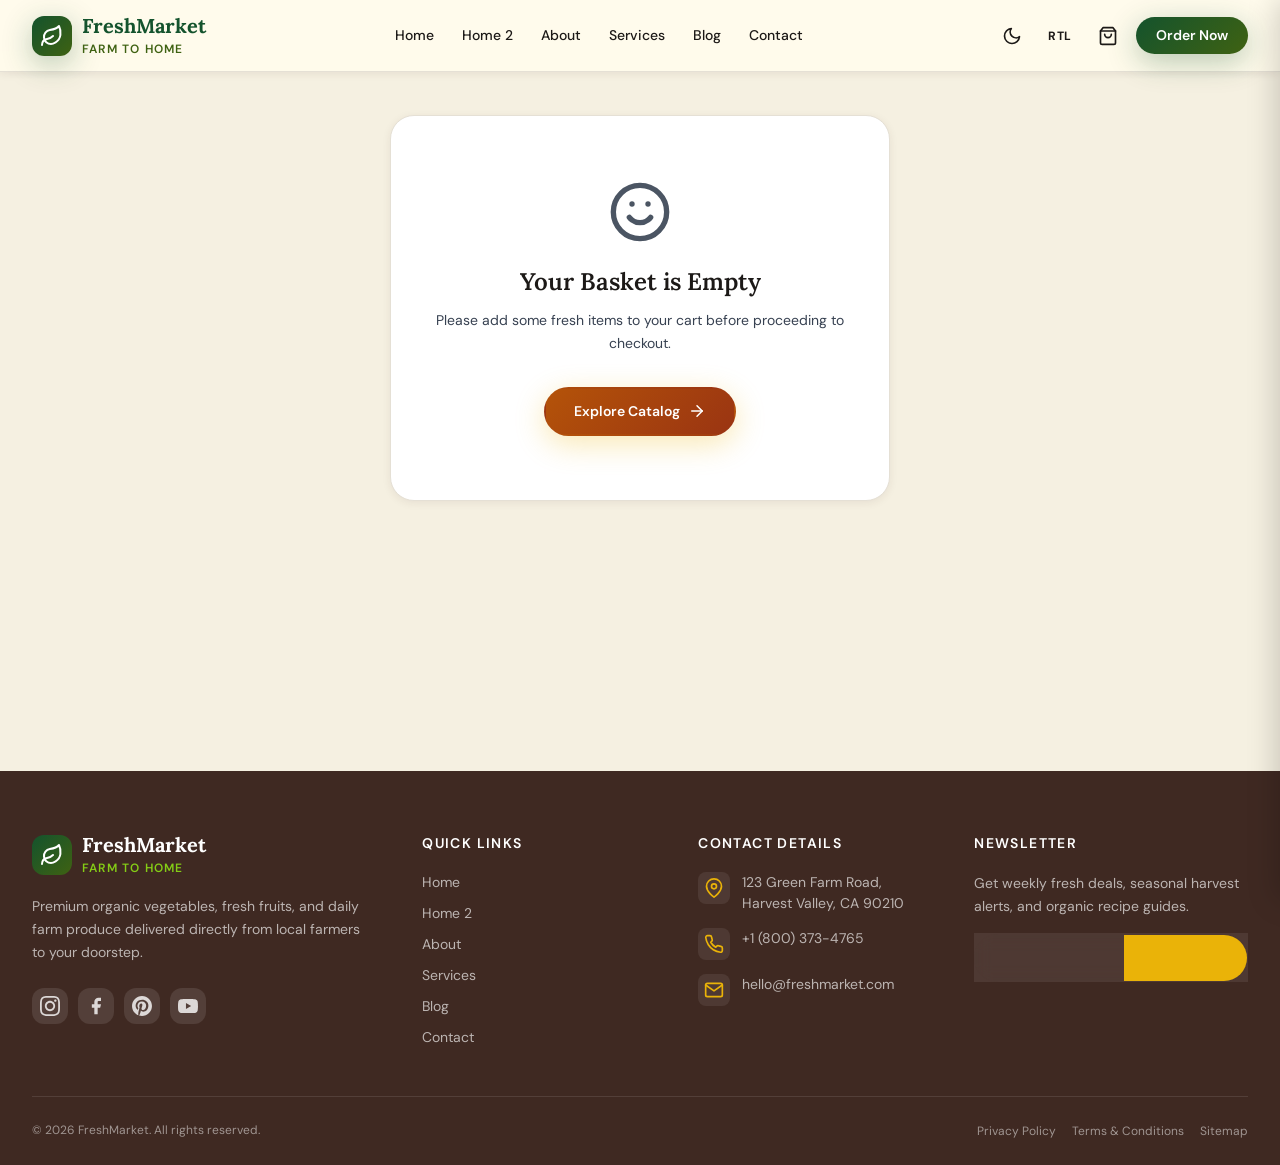
<file: checkout.html>
<!DOCTYPE html>
<html lang="en" dir="ltr" data-theme="light">
<head>
  <meta charset="UTF-8">
  <meta name="viewport" content="width=device-width, initial-scale=1.0">
  <meta name="description" content="Complete your FreshMarket order. Secure checkout, customizable delivery slots, and farm-fresh produce details.">
  <meta property="og:title" content="Checkout — FreshMarket">
  <meta name="theme-color" content="#14532D">
  <link rel="canonical" href="checkout.html">
  <title>Checkout — FreshMarket</title>
  <!-- Favicon -->
  <link rel="icon" type="image/svg+xml" href="assets/images/favicon.svg">
  <link rel="icon" type="image/png" sizes="32x32" href="assets/images/favicon-32x32.png">
  <link rel="icon" type="image/png" sizes="16x16" href="assets/images/favicon-16x16.png">
  <link rel="apple-touch-icon" sizes="180x180" href="assets/images/apple-touch-icon.png">
  <link rel="shortcut icon" href="favicon.ico">
  <link rel="stylesheet" href="assets/css/main.css">
  <link rel="stylesheet" href="assets/css/components.css">
  <link rel="stylesheet" href="assets/css/animations.css">
  <link rel="stylesheet" href="assets/css/dark-mode.css">
  <script src="assets/js/icons.js"></script>
  <style>
    .checkout-section { padding: 4rem 0; background: var(--bg-secondary); min-height: 80vh; }
    .checkout-grid { display: grid; grid-template-columns: 1.4fr 1fr; gap: 2.5rem; align-items: start; }
    
    .checkout-card { background: var(--bg-card); border: 1px solid var(--border-light); border-radius: var(--radius-2xl); padding: 2rem; box-shadow: var(--shadow-sm); }
    .checkout-title { font-family: var(--font-serif); font-size: var(--text-2xl); color: var(--text-primary); margin-bottom: 1.5rem; }
    
    /* Steps styling */
    .step-container { display: flex; flex-direction: column; gap: 2rem; }
    .checkout-step { border-left: 3px solid var(--border-color); padding-left: 1.5rem; position: relative; transition: border-color var(--dur-normal); }
    .checkout-step.active { border-color: var(--color-forest); }
    
    .step-number { position: absolute; left: -14px; top: 0; width: 25px; height: 25px; border-radius: 50%; background: var(--bg-secondary); border: 2px solid var(--border-color); display: flex; align-items: center; justify-content: center; font-size: var(--text-xs); font-weight: 700; color: var(--text-muted); transition: all var(--dur-normal); }
    .checkout-step.active .step-number { background: var(--color-forest); border-color: var(--color-forest); color: #FFFFFF; box-shadow: 0 0 0 4px rgba(74, 222, 128, 0.2); }
    
    .step-header { display: flex; align-items: center; justify-content: space-between; margin-bottom: 1.25rem; }
    .step-title { font-family: var(--font-serif); font-size: var(--text-lg); color: var(--text-primary); margin: 0; }
    
    /* Option selector cards */
    .option-grid { display: grid; grid-template-columns: 1fr 1fr; gap: 1rem; }
    .option-card { background: var(--bg-card); border: 1.5px solid var(--border-color); border-radius: var(--radius-xl); padding: 1.25rem; cursor: pointer; transition: all var(--dur-normal); position: relative; }
    .option-card:hover { border-color: var(--color-leaf); background: rgba(74, 222, 128, 0.03); }
    .option-card.selected { border-color: var(--color-forest); background: rgba(74, 222, 128, 0.08); box-shadow: var(--shadow-sm); }
    
    .option-card input[type="radio"] { position: absolute; right: 1rem; top: 1rem; accent-color: var(--color-forest); cursor: pointer; }
    .option-label { font-weight: 600; font-size: var(--text-sm); color: var(--text-primary); display: block; margin-bottom: 0.25rem; }
    .option-desc { font-size: var(--text-xs); color: var(--text-muted); line-height: 1.4; }
    
    /* Order summary list */
    .summary-list { display: flex; flex-direction: column; gap: 1rem; max-height: 350px; overflow-y: auto; padding-right: 0.5rem; margin-bottom: 1.5rem; border-bottom: 1px solid var(--border-light); padding-bottom: 1.5rem; }
    .summary-item { display: flex; align-items: center; gap: 1rem; }
    .summary-img { width: 50px; height: 50px; border-radius: var(--radius-lg); object-fit: cover; background: var(--bg-secondary); border: 1px solid var(--border-light); }
    .summary-details { flex: 1; }
    .summary-name { font-weight: 600; font-size: var(--text-sm); color: var(--text-primary); }
    .summary-qty-price { font-size: var(--text-xs); color: var(--text-secondary); }
    .summary-item-total { font-weight: 700; font-size: var(--text-sm); color: var(--text-primary); }
    
    /* Cost rows */
    .cost-table { width: 100%; border-collapse: collapse; margin-bottom: 1.5rem; }
    .cost-row { display: flex; justify-content: space-between; font-size: var(--text-sm); color: var(--text-secondary); margin-bottom: 0.5rem; }
    .cost-row.total { border-top: 1.5px dashed var(--border-color); padding-top: 0.75rem; font-weight: 700; font-size: var(--text-base); color: var(--text-primary); }
    
    /* Animated Loader Overlay */
    .loader-overlay { position: fixed; inset: 0; background: rgba(0, 0, 0, 0.75); backdrop-filter: blur(8px); display: none; align-items: center; justify-content: center; z-index: 9999; }
    .loader-card { background: var(--bg-card); border-radius: var(--radius-2xl); padding: 3rem 2rem; width: 90%; max-width: 400px; text-align: center; box-shadow: var(--shadow-2xl); }
    
    .organic-spinner { width: 80px; height: 80px; margin: 0 auto 1.5rem; position: relative; }
    .spinner-ring { position: absolute; inset: 0; border: 4px solid rgba(74, 222, 128, 0.1); border-top-color: var(--color-forest); border-radius: 50%; animation: spin 1s infinite linear; }
    .spinner-leaf { position: absolute; top: 25px; left: 25px; width: 30px; height: 30px; color: var(--color-forest); animation: pulse 1.5s infinite ease-in-out; }
    
    .loader-message { font-family: var(--font-serif); font-size: var(--text-lg); color: var(--text-primary); margin-bottom: 0.5rem; }
    .loader-submessage { font-size: var(--text-xs); color: var(--text-muted); }
    
    /* Success screen styles */
    .success-container { text-align: center; max-width: 600px; margin: 2rem auto; display: none; }
    .success-badge { width: 100px; height: 100px; background: rgba(74, 222, 128, 0.15); border-radius: 50%; display: flex; align-items: center; justify-content: center; margin: 0 auto 2rem; position: relative; }
    .success-badge svg { width: 50px; height: 50px; color: var(--color-forest); }
    
    /* Confetti float animation */
    .confetti-piece { position: fixed; width: 10px; height: 10px; border-radius: 50%; pointer-events: none; z-index: 999; opacity: 0; animation: floatUp 3s forwards ease-out; }
    
    @keyframes spin { 100% { transform: rotate(360deg); } }
    @keyframes pulse { 0%, 100% { transform: scale(0.9); opacity: 0.7; } 50% { transform: scale(1.1); opacity: 1; } }
    @keyframes floatUp {
      0% { transform: translateY(100vh) rotate(0deg); opacity: 1; }
      100% { transform: translateY(-10vh) rotate(360deg); opacity: 0; }
    }
    
    /* Responsive styling */
    @media (max-width: 992px) {
      .checkout-grid { grid-template-columns: 1fr; }
    }
    
    /* Dark mode styling overrides */
    [data-theme="dark"] .option-card:hover { background: rgba(74, 222, 128, 0.05); }
    [data-theme="dark"] .option-card.selected { background: rgba(74, 222, 128, 0.12); }

    /* Checkout page responsive (appended) — laptop/tablet/phone/mobile */
    @media (max-width: 1024px) {
      .checkout-section { padding: 3rem 0; }
      .checkout-grid { gap: 2rem; }
    }

    @media (max-width: 768px) {
      #step-3 .option-grid[style*="grid-template-columns:1fr 1fr 1fr"] { grid-template-columns: repeat(2, 1fr) !important; }
    }

    @media (max-width: 640px) {
      #step-1 > div[style*="grid-template-columns:1fr 1fr"] { grid-template-columns: 1fr !important; }
      #step-1 [style*="grid-column: span 2"] { grid-column: span 1 !important; }

      #card-details > div[style*="grid-template-columns:2fr 1fr 1fr"] { grid-template-columns: 1fr 1fr !important; }
      #card-details [style*="grid-column: span 3"] { grid-column: span 2 !important; }

      .success-container > .checkout-card > div[style*="grid-template-columns:1fr 1fr"] { grid-template-columns: 1fr !important; }
      .success-container > .checkout-card > div[style*="grid-column: span 2"] { grid-column: span 1 !important; }
    }

    @media (max-width: 480px) {
      .checkout-card { padding: 1.25rem; }
      #checkout-empty-state { padding: 3rem 1.25rem !important; }
      .success-container .checkout-card { padding: 2.5rem 1.25rem !important; }

      .option-grid { grid-template-columns: 1fr; }
      #step-3 .option-grid[style*="grid-template-columns:1fr 1fr 1fr"] { grid-template-columns: 1fr !important; }
      .option-card { padding: 1rem; }

      #card-details > div[style*="grid-template-columns:2fr 1fr 1fr"] { grid-template-columns: 1fr !important; }
      #card-details [style*="grid-column: span 3"] { grid-column: span 1 !important; }

      .cost-table { min-width: 0; }
      .cost-row { font-size: var(--text-xs); }
      .cost-row.total { font-size: var(--text-sm); }

      .loader-card { padding: 2rem 1.25rem; }
      .success-container { margin: 1.5rem auto; }
    }
  </style>
</head>
<body>
<a href="#main-content" class="skip-link">Skip to main content</a>
<div id="page-loader" aria-hidden="true"><div class="loader-logo"><svg class="icon-svg icon-svg-lg" viewBox="0 0 24 24" fill="none" stroke="currentColor"><path d="M11 20A7 7 0 0 1 9.8 6.1C15.5 5 17 4.4 19 2c1 2 2 4.1 1.4 9-1 7.6-8.6 9-9.4 9z"/><path d="M2 21c0-3 1.85-5.36 5.08-6C9.5 14.52 12 13 13 12"/></svg> FreshMarket</div><div class="loader-bar"><div class="loader-bar-fill"></div></div></div>
<div id="page-transition" aria-hidden="true"></div>
<div class="toast-container" aria-live="polite"></div>

<!-- NAVBAR -->
<header>
  <nav class="navbar scrolled" id="navbar" role="navigation" aria-label="Main navigation">
    <div class="container navbar-inner">
      <a href="index.html" class="navbar-logo" aria-label="FreshMarket Home">
        <div class="logo-icon" aria-hidden="true"><svg class="icon-svg" viewBox="0 0 24 24" fill="none" stroke="currentColor"><path d="M11 20A7 7 0 0 1 9.8 6.1C15.5 5 17 4.4 19 2c1 2 2 4.1 1.4 9-1 7.6-8.6 9-9.4 9z"/><path d="M2 21c0-3 1.85-5.36 5.08-6C9.5 14.52 12 13 13 12"/></svg></div>
        <div class="logo-text"><span class="logo-main">FreshMarket</span><span class="logo-sub">Farm to Home</span></div>
      </a>
      <ul class="nav-menu" role="list">
        <li class="nav-item"><a href="index.html" class="nav-link">Home</a></li>
        <li class="nav-item"><a href="home2.html" class="nav-link">Home 2</a></li>
        <li class="nav-item"><a href="about.html" class="nav-link">About</a></li>
        <li class="nav-item"><a href="services.html" class="nav-link">Services</a></li>
        <li class="nav-item"><a href="blog.html" class="nav-link">Blog</a></li>
        <li class="nav-item"><a href="contact.html" class="nav-link">Contact</a></li>
      </ul>
      <div class="nav-controls">
        <button class="nav-icon-btn theme-toggle" id="theme-btn" aria-label="Toggle dark mode"><span class="theme-icon"><svg class="icon-svg" viewBox="0 0 24 24" fill="none" stroke="currentColor"><path d="M21 12.79A9 9 0 1 1 11.21 3 7 7 0 0 0 21 12.79z"/></svg></span></button>
        <button class="nav-icon-btn rtl-toggle rtl-btn" id="rtl-btn" aria-label="Toggle RTL/LTR">RTL</button>
        <a href="contact.html" class="nav-cta">Order Now</a>
        <button class="hamburger" id="hamburger" aria-label="Open menu" aria-expanded="false" aria-controls="mobile-nav"><span class="bar"></span><span class="bar"></span><span class="bar"></span></button>
      </div>
    </div>
  </nav>
  <div class="mobile-nav-overlay" id="nav-overlay" aria-hidden="true"></div>
  <nav class="mobile-nav" id="mobile-nav" aria-label="Mobile navigation">
    <div class="mobile-nav-header">
      <a href="index.html" class="navbar-logo"><div class="logo-icon"><svg class="icon-svg" viewBox="0 0 24 24" fill="none" stroke="currentColor"><path d="M11 20A7 7 0 0 1 9.8 6.1C15.5 5 17 4.4 19 2c1 2 2 4.1 1.4 9-1 7.6-8.6 9-9.4 9z"/><path d="M2 21c0-3 1.85-5.36 5.08-6C9.5 14.52 12 13 13 12"/></svg></div><div class="logo-text"><span class="logo-main">FreshMarket</span><span class="logo-sub">Farm to Home</span></div></a>
      <button class="mobile-close" id="mobile-close" aria-label="Close menu">✕</button>
    </div>
    <div class="mobile-nav-links">
      <a href="index.html" class="mobile-nav-link"><svg class="icon-svg" viewBox="0 0 24 24" fill="none" stroke="currentColor"><path d="M3 9l9-7 9 7v11a2 2 0 0 1-2 2H5a2 2 0 0 1-2-2z"/></svg> Home</a>
      <a href="home2.html" class="mobile-nav-link"><svg class="icon-svg" viewBox="0 0 24 24" fill="none" stroke="currentColor"><path d="M6 2L3 6v14a2 2 0 0 0 2 2h14a2 2 0 0 0 2-2V6l-3-4z"/><line x1="3" y1="6" x2="21" y2="6"/><path d="M16 10a4 4 0 0 1-8 0"/></svg> Home 2</a>
      <a href="about.html" class="mobile-nav-link"><svg class="icon-svg" viewBox="0 0 24 24" fill="none" stroke="currentColor"><path d="M12 2v20"/><path d="M8 6l4-2 4 2"/><path d="M7 10l5-2 5 2"/><path d="M6 14l6-2 6 2"/><path d="M5 18l7-2 7 2"/></svg> About</a>
      <a href="services.html" class="mobile-nav-link"><svg class="icon-svg" viewBox="0 0 24 24" fill="none" stroke="currentColor"><rect x="1" y="3" width="15" height="13" rx="2"/><polygon points="16 8 20 8 23 11 23 16 16 16 16 8"/><circle cx="5.5" cy="18.5" r="2.5"/><circle cx="18.5" cy="18.5" r="2.5"/></svg> Services</a>
      <a href="blog.html" class="mobile-nav-link"><svg class="icon-svg" viewBox="0 0 24 24" fill="none" stroke="currentColor"><path d="M19 20H5a2 2 0 0 1-2-2V6a2 2 0 0 1 2-2h10a2 2 0 0 1 2 2v1m2 13a2 2 0 0 1-2-2V7m2 13a2 2 0 0 0 2-2V9a2 2 0 0 0-2-2h-2"/><line x1="7" y1="8" x2="11" y2="8"/><line x1="7" y1="12" x2="13" y2="12"/><line x1="7" y1="16" x2="11" y2="16"/></svg> Blog</a>
      <a href="contact.html" class="mobile-nav-link"><svg class="icon-svg" viewBox="0 0 24 24" fill="none" stroke="currentColor"><path d="M22 16.92v3a2 2 0 0 1-2.18 2 19.79 19.79 0 0 1-8.63-3.07 19.5 19.5 0 0 1-6-6 19.79 19.79 0 0 1-3.07-8.67A2 2 0 0 1 4.11 2h3a2 2 0 0 1 2 1.72 12.84 12.84 0 0 0 .7 2.81 2 2 0 0 1-.45 2.11L8.09 9.91a16 16 0 0 0 6 6l1.27-1.27a2 2 0 0 1 2.11-.45 12.84 12.84 0 0 0 2.81.7A2 2 0 0 1 22 16.92z"/></svg> Contact</a>
    </div>
    <div class="mobile-nav-footer">
      <a href="contact.html" class="mobile-cta"><svg class="icon-svg" viewBox="0 0 24 24" fill="none" stroke="currentColor"><path d="M1 1h4l2.68 13.39a2 2 0 0 0 2 1.61h9.72a2 2 0 0 0 2-1.61L23 6H6"/></svg> Order Fresh Produce</a>
    </div>
  </nav>
</header>

<main id="main-content">
  <!-- BREADCRUMB -->
  <div style="background:var(--bg-card);border-bottom:1px solid var(--border-light);padding:1rem 0;">
    <div class="container" style="font-size:var(--text-xs);color:var(--text-secondary);display:flex;gap:0.5rem;align-items:center;">
      <a href="index.html" style="color:inherit;text-decoration:none;">Home</a>
      <span>/</span>
      <span style="color:var(--text-primary);font-weight:600;">Checkout</span>
    </div>
  </div>

  <!-- CHECKOUT MAIN SECTION -->
  <section class="checkout-section">
    <div class="container">
      
      <!-- EMPTY CART STATE -->
      <div id="checkout-empty-state" class="checkout-card text-center" style="display:none;padding:4rem 2rem;max-width:500px;margin:0 auto;">
        <div style="margin-bottom:1.5rem;color:var(--text-muted);"><svg class="icon-svg" style="width:64px;height:64px;" viewBox="0 0 24 24" fill="none" stroke="currentColor" stroke-width="1.5"><circle cx="12" cy="12" r="10"/><path d="M8 14s1.5 2 4 2 4-2 4-2"/><line x1="9" y1="9" x2="9.01" y2="9"/><line x1="15" y1="9" x2="15.01" y2="9"/></svg></div>
        <h2 style="font-family:var(--font-serif);font-size:var(--text-2xl);color:var(--text-primary);margin-bottom:0.75rem;">Your Basket is Empty</h2>
        <p style="color:var(--text-secondary);margin-bottom:2rem;font-size:var(--text-sm);">Please add some fresh items to your cart before proceeding to checkout.</p>
        <a href="home2.html" class="btn btn-gold" style="display:inline-flex;align-items:center;gap:0.5rem;">Explore Catalog <svg class="icon-svg icon-svg-sm" viewBox="0 0 24 24" fill="none" stroke="currentColor"><line x1="5" y1="12" x2="19" y2="12"/><polyline points="12 5 19 12 12 19"/></svg></a>
      </div>

      <!-- CHECKOUT GRID (ACTIVE FORM) -->
      <div class="checkout-grid" id="checkout-active-grid">
        
        <!-- LEFT: FORM STEPS -->
        <div class="step-container">
          
          <form id="checkout-form" class="step-container" data-validate novalidate>
            
            <!-- Step 1: Contact & Delivery -->
            <div class="checkout-card checkout-step active" id="step-1">
              <div class="step-number">1</div>
              <div class="step-header">
                <h3 class="step-title">Delivery Details</h3>
              </div>
              <div style="display:grid;grid-template-columns:1fr 1fr;gap:1.25rem;">
                <div class="form-group" style="grid-column: span 2;">
                  <label for="checkout-name" class="form-label">Full Name <span class="required">*</span></label>
                  <input type="text" id="checkout-name" class="form-control" placeholder="John Doe" required data-validate="required" data-required-msg="Please enter your name">
                  <div class="form-error" id="checkout-name-error"></div>
                </div>
                <div class="form-group">
                  <label for="checkout-email" class="form-label">Email Address <span class="required">*</span></label>
                  <input type="email" id="checkout-email" class="form-control" placeholder="john@example.com" required data-validate="required,email" data-required-msg="Email address is required">
                  <div class="form-error" id="checkout-email-error"></div>
                </div>
                <div class="form-group">
                  <label for="checkout-phone" class="form-label">Phone Number <span class="required">*</span></label>
                  <input type="tel" id="checkout-phone" class="form-control" placeholder="+1 (800) 373-4765" required data-validate="required" data-required-msg="Phone number is required">
                  <div class="form-error" id="checkout-phone-error"></div>
                </div>
                <div class="form-group" style="grid-column: span 2;">
                  <label for="checkout-address" class="form-label">Street Address <span class="required">*</span></label>
                  <textarea id="checkout-address" class="form-control" rows="3" placeholder="Apartment, Suite, Unit, Street address..." required data-validate="required" data-required-msg="Address is required" style="resize:none;"></textarea>
                  <div class="form-error" id="checkout-address-error"></div>
                </div>
                <div class="form-group" style="grid-column: span 2;">
                  <label for="checkout-pincode" class="form-label">6-Digit Pincode <span class="required">*</span></label>
                  <input type="text" id="checkout-pincode" class="form-control" placeholder="600001" maxlength="6" pattern="[0-9]{6}" required data-validate="required" data-required-msg="Pincode is required">
                  <div class="form-error" id="checkout-pincode-error"></div>
                </div>
              </div>
            </div>

            <!-- Step 2: Delivery Slot -->
            <div class="checkout-card checkout-step active" id="step-2">
              <div class="step-number">2</div>
              <div class="step-header">
                <h3 class="step-title">Choose Delivery Slot</h3>
              </div>
              <p style="font-size:var(--text-xs);color:var(--text-muted);margin-bottom:1.25rem;">Select a delivery slot that suits you best. Standard slots are free, and Express slots are processed instantly.</p>
              
              <div class="option-grid">
                <div class="option-card selected" onclick="selectOption('slot', this)">
                  <input type="radio" name="delivery-slot" value="Standard Morning" checked>
                  <span class="option-label">Standard Morning</span>
                  <span class="option-desc">8:00 AM – 12:00 PM • Free</span>
                </div>
                <div class="option-card" onclick="selectOption('slot', this)">
                  <input type="radio" name="delivery-slot" value="Standard Afternoon">
                  <span class="option-label">Standard Afternoon</span>
                  <span class="option-desc">2:00 PM – 6:00 PM • Free</span>
                </div>
                <div class="option-card" onclick="selectOption('slot', this)">
                  <input type="radio" name="delivery-slot" value="Express Instant">
                  <span class="option-label">Express Instant</span>
                  <span class="option-desc">Delivered in 2 Hours • +₹40</span>
                </div>
                <div class="option-card" onclick="selectOption('slot', this)">
                  <input type="radio" name="delivery-slot" value="Early Bird Slot">
                  <span class="option-label">Early Bird Slot</span>
                  <span class="option-desc">6:00 AM – 8:00 AM • Free</span>
                </div>
              </div>
            </div>

            <!-- Step 3: Payment Method -->
            <div class="checkout-card checkout-step active" id="step-3">
              <div class="step-number">3</div>
              <div class="step-header">
                <h3 class="step-title">Select Payment Method</h3>
              </div>
              
              <div class="option-grid" style="grid-template-columns:1fr 1fr 1fr;">
                <div class="option-card selected" onclick="selectOption('payment', this)">
                  <input type="radio" name="payment-method" value="COD" checked>
                  <span class="option-label" style="display:flex;align-items:center;gap:0.35rem;"><svg class="icon-svg icon-svg-xs" viewBox="0 0 24 24" fill="none" stroke="currentColor"><rect x="2" y="6" width="20" height="12" rx="2"/><circle cx="12" cy="12" r="2"/></svg> COD</span>
                  <span class="option-desc">Cash on Delivery</span>
                </div>
                <div class="option-card" onclick="selectOption('payment', this)">
                  <input type="radio" name="payment-method" value="UPI">
                  <span class="option-label" style="display:flex;align-items:center;gap:0.35rem;"><svg class="icon-svg icon-svg-xs" viewBox="0 0 24 24" fill="none" stroke="currentColor"><rect x="5" y="2" width="14" height="20" rx="2"/><line x1="12" y1="18" x2="12.01" y2="18"/></svg> UPI</span>
                  <span class="option-desc">GooglePay / PhonePe</span>
                </div>
                <div class="option-card" onclick="selectOption('payment', this)">
                  <input type="radio" name="payment-method" value="Card">
                  <span class="option-label" style="display:flex;align-items:center;gap:0.35rem;"><svg class="icon-svg icon-svg-xs" viewBox="0 0 24 24" fill="none" stroke="currentColor"><rect x="1" y="4" width="22" height="16" rx="2"/><line x1="1" y1="10" x2="23" y2="10"/></svg> Card</span>
                  <span class="option-desc">Credit/Debit Card</span>
                </div>
              </div>

              <!-- UPI Details Box (Hidden by default) -->
              <div id="upi-details" style="display:none;background:var(--bg-secondary);border:1px solid var(--border-light);border-radius:var(--radius-xl);padding:1rem;margin-top:1.25rem;">
                <label for="upi-id" class="form-label" style="font-size:var(--text-xs);">UPI ID <span class="required">*</span></label>
                <input type="text" id="upi-id" class="form-control" placeholder="name@upi" style="padding:0.5rem 0.75rem;font-size:var(--text-sm);">
                <span style="font-size:var(--text-xxs);color:var(--text-muted);display:block;margin-top:0.25rem;">Collect request will be sent to your UPI app.</span>
              </div>

              <!-- Card Details Box (Hidden by default) -->
              <div id="card-details" style="display:none;background:var(--bg-secondary);border:1px solid var(--border-light);border-radius:var(--radius-xl);padding:1rem;margin-top:1.25rem;">
                <div style="display:grid;grid-template-columns:2fr 1fr 1fr;gap:0.75rem;">
                  <div class="form-group" style="grid-column: span 3; margin-bottom: 0.5rem;">
                    <label for="card-num" class="form-label" style="font-size:var(--text-xs);">Card Number <span class="required">*</span></label>
                    <input type="text" id="card-num" class="form-control" placeholder="4111 2222 3333 4444" style="padding:0.5rem 0.75rem;font-size:var(--text-sm);">
                  </div>
                  <div class="form-group" style="margin-bottom:0;">
                    <label for="card-exp" class="form-label" style="font-size:var(--text-xs);">Expiry <span class="required">*</span></label>
                    <input type="text" id="card-exp" class="form-control" placeholder="MM/YY" style="padding:0.5rem 0.75rem;font-size:var(--text-sm);">
                  </div>
                  <div class="form-group" style="margin-bottom:0;">
                    <label for="card-cvv" class="form-label" style="font-size:var(--text-xs);">CVV <span class="required">*</span></label>
                    <input type="password" id="card-cvv" class="form-control" placeholder="123" maxlength="3" style="padding:0.5rem 0.75rem;font-size:var(--text-sm);">
                  </div>
                </div>
              </div>
            </div>

            <!-- Submit Button container -->
            <div style="margin-top:1rem;">
              <button type="submit" class="btn btn-gold w-full" style="padding:1rem;font-size:var(--text-base);font-weight:700;display:flex;align-items:center;justify-content:center;gap:0.5rem;">
                <span>Place Order</span>
                <span id="submit-total-display">₹0</span>
              </button>
            </div>
            
          </form>
        </div>
        
        <!-- RIGHT: ORDER SUMMARY -->
        <div class="checkout-card" style="position:sticky;top:6rem;">
          <h3 class="checkout-title" style="border-bottom:1px solid var(--border-light);padding-bottom:0.75rem;margin-bottom:1.25rem;">Order Summary</h3>
          
          <div class="summary-list" id="checkout-summary-items">
            <!-- Dynamic summary items populated by JS -->
          </div>

          <table class="cost-table">
            <tbody>
              <tr class="cost-row">
                <span>Basket Subtotal</span>
                <span id="summary-subtotal">₹0</span>
              </tr>
              <tr class="cost-row">
                <span>Delivery Charge</span>
                <span id="summary-delivery">₹0</span>
              </tr>
              <tr class="cost-row">
                <span>GST (5%)</span>
                <span id="summary-tax">₹0</span>
              </tr>
              <tr class="cost-row total">
                <span>Grand Total</span>
                <span id="summary-total" style="color:var(--color-forest);">₹0</span>
              </tr>
            </tbody>
          </table>

          <div style="background:var(--bg-secondary);border-radius:var(--radius-xl);padding:1rem;border:1px solid var(--border-light);display:flex;gap:0.75rem;align-items:start;">
            <div style="color:var(--color-forest);"><svg class="icon-svg icon-svg-md" viewBox="0 0 24 24" fill="none" stroke="currentColor" stroke-width="2.5"><rect x="3" y="11" width="18" height="11" rx="2" ry="2"/><path d="M7 11V7a5 5 0 0 1 10 0v4"/></svg></div>
            <div>
              <div style="font-weight:700;font-size:var(--text-xs);color:var(--text-primary);margin-bottom:0.15rem;">100% Secure Checkout</div>
              <div style="font-size:var(--text-xxs);color:var(--text-muted);line-height:1.4;">SSL encrypted transaction channel. We do not store your credit card or bank details.</div>
            </div>
          </div>
        </div>

      </div>

      <!-- ANIMATED LOADER OVERLAY -->
      <div class="loader-overlay" id="checkout-loader">
        <div class="loader-card">
          <div class="organic-spinner">
            <div class="spinner-ring"></div>
            <div class="spinner-leaf"><svg class="icon-svg" viewBox="0 0 24 24" fill="none" stroke="currentColor" stroke-width="2.5"><path d="M11 20A7 7 0 0 1 9.8 6.1C15.5 5 17 4.4 19 2c1 2 2 4.1 1.4 9-1 7.6-8.6 9-9.4 9z"/></svg></div>
          </div>
          <div class="loader-message" id="loader-status-title">Processing Order...</div>
          <div class="loader-submessage" id="loader-status-sub">Connecting with secure payment...</div>
        </div>
      </div>

      <!-- SUCCESS CONTAINER -->
      <div class="success-container" id="checkout-success-container">
        <div class="checkout-card" style="padding:3.5rem 2rem;">
          <div class="success-badge">
            <svg viewBox="0 0 24 24" fill="none" stroke="currentColor" stroke-width="3" stroke-linecap="round" stroke-linejoin="round"><polyline points="20 6 9 17 4 12"/></svg>
          </div>
          <h2 style="font-family:var(--font-serif);font-size:var(--text-3xl);color:var(--text-primary);margin-bottom:0.5rem;">Order Placed Successfully!</h2>
          <p style="color:var(--text-secondary);font-size:var(--text-sm);margin-bottom:2rem;">Thank you for your order! We have received your request and our farm is preparing your harvest.</p>
          
          <!-- Order specifics card -->
          <div style="background:var(--bg-secondary);border:1px solid var(--border-light);border-radius:var(--radius-xl);padding:1.5rem;text-align:left;margin-bottom:2.5rem;display:grid;grid-template-columns:1fr 1fr;gap:1.25rem;">
            <div>
              <span style="font-size:var(--text-xxs);color:var(--text-muted);display:block;text-transform:uppercase;letter-spacing:0.05em;margin-bottom:0.15rem;">Order Reference ID</span>
              <span id="success-order-id" style="font-weight:700;font-size:var(--text-sm);color:var(--text-primary);">FM-839210</span>
            </div>
            <div>
              <span style="font-size:var(--text-xxs);color:var(--text-muted);display:block;text-transform:uppercase;letter-spacing:0.05em;margin-bottom:0.15rem;">Delivery Slot</span>
              <span id="success-slot" style="font-weight:700;font-size:var(--text-sm);color:var(--text-primary);">Standard Morning</span>
            </div>
            <div>
              <span style="font-size:var(--text-xxs);color:var(--text-muted);display:block;text-transform:uppercase;letter-spacing:0.05em;margin-bottom:0.15rem;">Payment Method</span>
              <span id="success-payment" style="font-weight:700;font-size:var(--text-sm);color:var(--text-primary);">Cash on Delivery</span>
            </div>
            <div>
              <span style="font-size:var(--text-xxs);color:var(--text-muted);display:block;text-transform:uppercase;letter-spacing:0.05em;margin-bottom:0.15rem;">Total Charged</span>
              <span id="success-total" style="font-weight:700;font-size:var(--text-sm);color:var(--color-forest);">₹0</span>
            </div>
            <div style="grid-column: span 2; border-top:1px dashed var(--border-color); padding-top:0.75rem;">
              <span style="font-size:var(--text-xxs);color:var(--text-muted);display:block;text-transform:uppercase;letter-spacing:0.05em;margin-bottom:0.15rem;">Delivery Destination</span>
              <span id="success-address" style="font-size:var(--text-xs);color:var(--text-secondary);line-height:1.4;">123 Harvest Road, CA</span>
            </div>
          </div>
          
          <a href="index.html" class="btn btn-gold" style="padding:0.75rem 2.5rem;font-weight:700;">Back to Home</a>
        </div>
      </div>

    </div>
  </section>
</main>

<!-- FOOTER -->
<footer class="footer" aria-label="Site footer">
  <div class="container">
    <div class="footer-grid">

      <!-- Column 1: Company / Brand -->
      <div class="footer-brand">
        <a href="index.html" class="footer-logo" aria-label="FreshMarket Home">
          <div class="logo-icon" aria-hidden="true">
            <svg class="icon-svg" viewBox="0 0 24 24" fill="none" stroke="currentColor"><path d="M11 20A7 7 0 0 1 9.8 6.1C15.5 5 17 4.4 19 2c1 2 2 4.1 1.4 9-1 7.6-8.6 9-9.4 9z"/><path d="M2 21c0-3 1.85-5.36 5.08-6C9.5 14.52 12 13 13 12"/></svg>
          </div>
          <div class="logo-text">
            <span class="logo-main">FreshMarket</span>
            <span class="logo-sub">Farm to Home</span>
          </div>
        </a>
        <p>Premium organic vegetables, fresh fruits, and daily farm produce delivered directly from local farmers to your doorstep.</p>
        <div class="footer-socials">
          <a href="https://www.instagram.com/" class="footer-social-link" target="_blank" rel="noopener noreferrer" aria-label="Instagram">
            <svg class="icon-svg" viewBox="0 0 24 24" fill="currentColor"><path d="M12 2.163c3.204 0 3.584.012 4.85.07 3.252.148 4.771 1.691 4.919 4.919.058 1.265.069 1.645.069 4.849 0 3.205-.012 3.584-.069 4.849-.149 3.225-1.664 4.771-4.919 4.919-1.266.058-1.644.07-4.85.07-3.204 0-3.584-.012-4.849-.07-3.26-.149-4.771-1.699-4.919-4.92-.058-1.265-.07-1.644-.07-4.849 0-3.204.013-3.583.07-4.849.149-3.227 1.664-4.771 4.919-4.919 1.266-.057 1.645-.069 4.849-.069zm0-2.163c-3.259 0-3.667.014-4.947.072-4.358.2-6.78 2.618-6.98 6.98-.059 1.281-.073 1.689-.073 4.948 0 3.259.014 3.668.072 4.948.2 4.358 2.618 6.78 6.98 6.98 1.281.058 1.689.072 4.948.072 3.259 0 3.668-.014 4.948-.072 4.354-.2 6.782-2.618 6.979-6.98.059-1.28.073-1.689.073-4.948 0-3.259-.014-3.667-.072-4.947-.196-4.354-2.617-6.78-6.979-6.98-1.281-.059-1.69-.073-4.949-.073zm0 5.838c-3.403 0-6.162 2.759-6.162 6.162s2.759 6.163 6.162 6.163 6.162-2.759 6.162-6.163c0-3.403-2.759-6.162-6.162-6.162zm0 10.162c-2.209 0-4-1.79-4-4 0-2.209 1.791-4 4-4s4 1.791 4 4c0 2.21-1.791 4-4 4zm6.406-11.845c-.796 0-1.441.645-1.441 1.44s.645 1.44 1.441 1.44c.795 0 1.439-.645 1.439-1.44s-.644-1.44-1.439-1.44z"/></svg>
          </a>
          <a href="https://www.facebook.com/" class="footer-social-link" target="_blank" rel="noopener noreferrer" aria-label="Facebook">
            <svg class="icon-svg" viewBox="0 0 24 24" fill="currentColor"><path d="M18 2h-3a5 5 0 0 0-5 5v3H7v4h3v8h4v-8h3l1-4h-4V7a1 1 0 0 1 1-1h3z"/></svg>
          </a>
          <a href="https://www.pinterest.com/" class="footer-social-link" target="_blank" rel="noopener noreferrer" aria-label="Pinterest">
            <svg class="icon-svg" viewBox="0 0 24 24" fill="currentColor"><path d="M12.017 0C5.396 0 .029 5.367.029 11.987c0 5.079 3.158 9.417 7.618 11.162-.105-.949-.199-2.403.041-3.439.219-.937 1.406-5.957 1.406-5.957s-.359-.72-.359-1.781c0-1.663.967-2.911 2.168-2.911 1.024 0 1.518.769 1.518 1.688 0 1.029-.653 2.567-.992 3.992-.285 1.193.6 2.165 1.775 2.165 2.128 0 3.768-2.245 3.768-5.487 0-2.861-2.063-4.869-5.008-4.869-3.41 0-5.409 2.562-5.409 5.199 0 1.033.394 2.143.889 2.741.099.12.112.225.085.345-.09.375-.293 1.199-.334 1.363-.053.225-.172.271-.401.165-1.495-.69-2.433-2.878-2.433-4.646 0-3.776 2.748-7.252 7.92-7.252 4.158 0 7.392 2.967 7.392 6.923 0 4.135-2.607 7.462-6.233 7.462-1.214 0-2.354-.629-2.758-1.379l-.749 2.848c-.269 1.045-1.004 2.352-1.498 3.146 1.123.345 2.306.535 3.55.535 6.607 0 11.985-5.365 11.985-11.987C24.002 5.367 18.624 0 12.017 0z"/></svg>
          </a>
          <a href="https://www.youtube.com/" class="footer-social-link" target="_blank" rel="noopener noreferrer" aria-label="YouTube">
            <svg class="icon-svg" viewBox="0 0 24 24" fill="currentColor"><path d="M23.498 6.186a3.016 3.016 0 0 0-2.122-2.136C19.505 3.545 12 3.545 12 3.545s-7.505 0-9.377.505A3.017 3.017 0 0 0 .502 6.186C0 8.07 0 12 0 12s0 3.93.502 5.814a3.016 3.016 0 0 0 2.122 2.136c1.871.505 9.376.505 9.376.505s7.505 0 9.377-.505a3.015 3.015 0 0 0 2.122-2.136C24 15.93 24 12 24 12s0-3.93-.502-5.814zM9.545 15.568V8.432L15.818 12l-6.273 3.568z"/></svg>
          </a>
        </div>
      </div>

      <!-- Column 2: Quick Links -->
      <div class="footer-col">
        <h4>Quick Links</h4>
        <ul class="footer-links">
          <li><a href="index.html" class="footer-link">Home</a></li>
          <li><a href="home2.html" class="footer-link">Home 2</a></li>
          <li><a href="about.html" class="footer-link">About</a></li>
          <li><a href="services.html" class="footer-link">Services</a></li>
          <li><a href="blog.html" class="footer-link">Blog</a></li>
          <li><a href="contact.html" class="footer-link">Contact</a></li>
        </ul>
      </div>

      <!-- Column 3: Contact Details -->
      <div class="footer-col">
        <h4>Contact Details</h4>
        <div class="footer-contact-item">
          <div class="icon"><svg class="icon-svg" viewBox="0 0 24 24" fill="none" stroke="currentColor"><path d="M21 10c0 7-9 13-9 13s-9-6-9-13a9 9 0 0 1 18 0z"/><circle cx="12" cy="10" r="3"/></svg></div>
          <div>123 Green Farm Road, Harvest Valley, CA 90210</div>
        </div>
        <div class="footer-contact-item">
          <div class="icon"><svg class="icon-svg" viewBox="0 0 24 24" fill="none" stroke="currentColor"><path d="M22 16.92v3a2 2 0 0 1-2.18 2 19.79 19.79 0 0 1-8.63-3.07 19.5 19.5 0 0 1-6-6 19.79 19.79 0 0 1-3.07-8.67A2 2 0 0 1 4.11 2h3a2 2 0 0 1 2 1.72 12.84 12.84 0 0 0 .7 2.81 2 2 0 0 1-.45 2.11L8.09 9.91a16 16 0 0 0 6 6l1.27-1.27a2 2 0 0 1 2.11-.45 12.84 12.84 0 0 0 2.81.7A2 2 0 0 1 22 16.92z"/></svg></div>
          <div><a href="tel:+18003734765" style="color:inherit;">+1 (800) 373-4765</a></div>
        </div>
        <div class="footer-contact-item">
          <div class="icon"><svg class="icon-svg" viewBox="0 0 24 24" fill="none" stroke="currentColor"><path d="M4 4h16c1.1 0 2 .9 2 2v12c0 1.1-.9 2-2 2H4c-1.1 0-2-.9-2-2V6c0-1.1.9-2 2-2z"/><polyline points="22,6 12,13 2,6"/></svg></div>
          <div><a href="mailto:hello@freshmarket.com" style="color:inherit;">hello@freshmarket.com</a></div>
        </div>
      </div>

      <!-- Column 4: Newsletter -->
      <div class="footer-col">
        <h4>Newsletter</h4>
        <p class="footer-newsletter-desc">Get weekly fresh deals, seasonal harvest alerts, and organic recipe guides.</p>
        <form class="newsletter-form footer-newsletter-form" action="#" method="post" novalidate aria-label="Newsletter subscription">
          <label for="footer-email" class="sr-only">Email address</label>
          <input type="email" id="footer-email" name="email" class="footer-newsletter-input" placeholder="Enter your email" required>
          <button type="submit" class="footer-newsletter-btn">Subscribe</button>
        </form>
      </div>

    </div>

    <!-- Bottom Footer Row -->
    <div class="footer-bottom">
      <p class="footer-copy">© 2026 FreshMarket. All rights reserved.</p>
      <div class="footer-legal-links">
        <a href="privacy-policy.html" class="footer-legal-link">Privacy Policy</a>
        <a href="terms.html" class="footer-legal-link">Terms &amp; Conditions</a>
        <a href="sitemap.html" class="footer-legal-link">Sitemap</a>
      </div>
    </div>
  </div>
</footer>

<button class="back-to-top" id="back-to-top" aria-label="Back to top">↑</button>

<script src="assets/js/main.js"></script>
<script src="assets/js/animations.js"></script>
<script src="assets/js/utils.js"></script>
<script src="assets/js/checkout.js"></script>
</body>
</html>
</file>
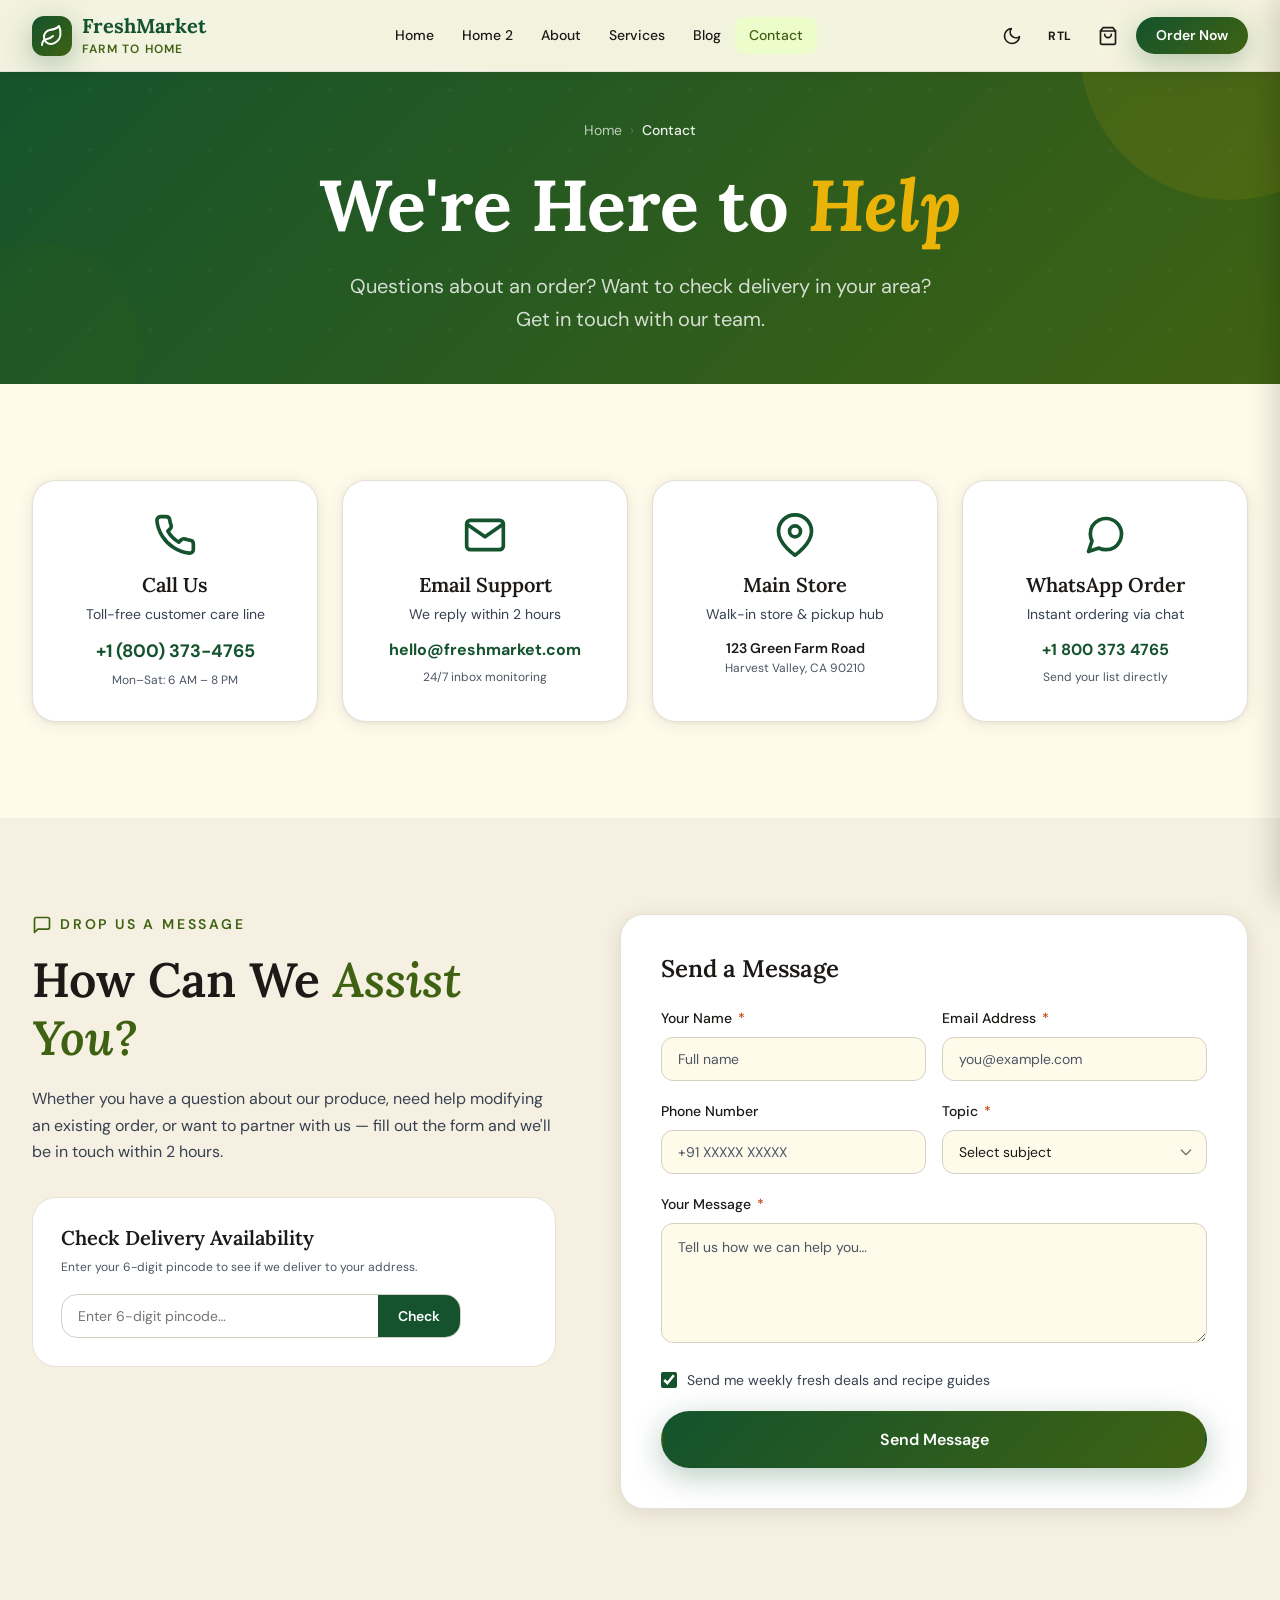
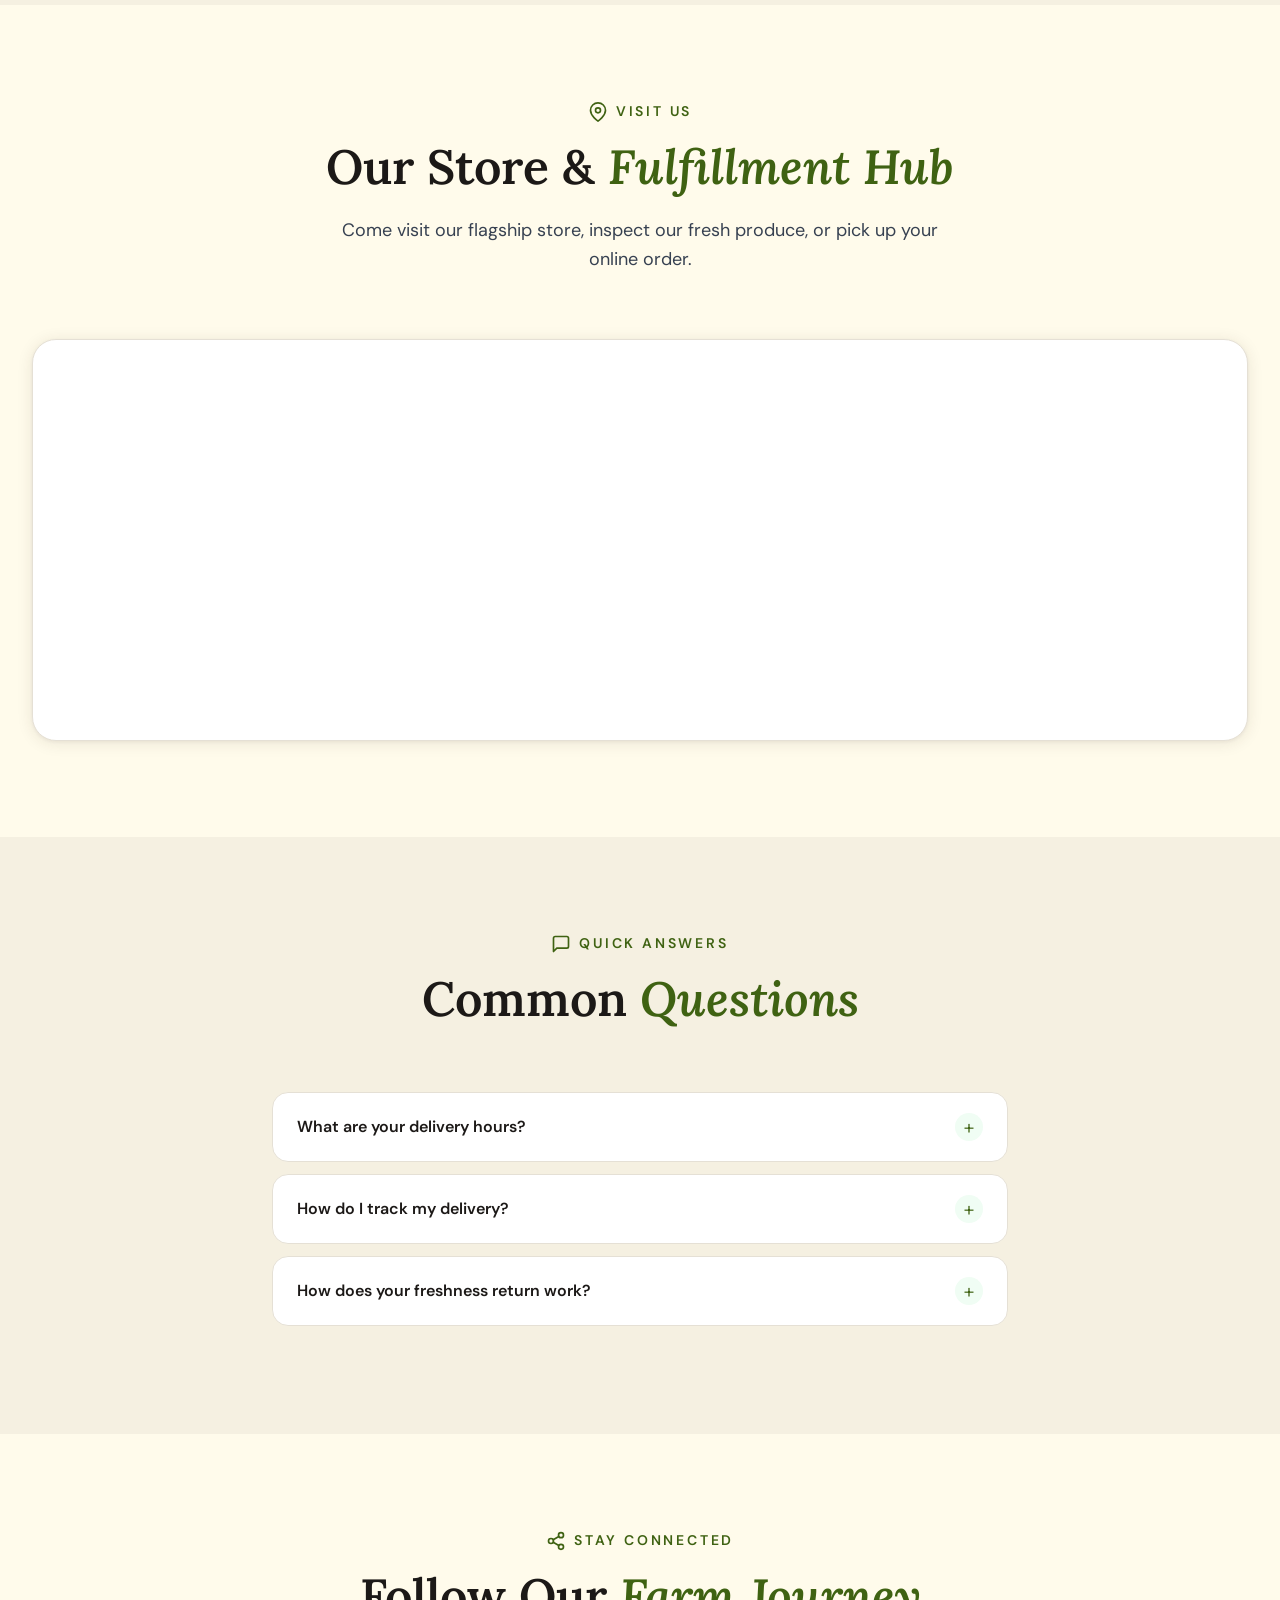
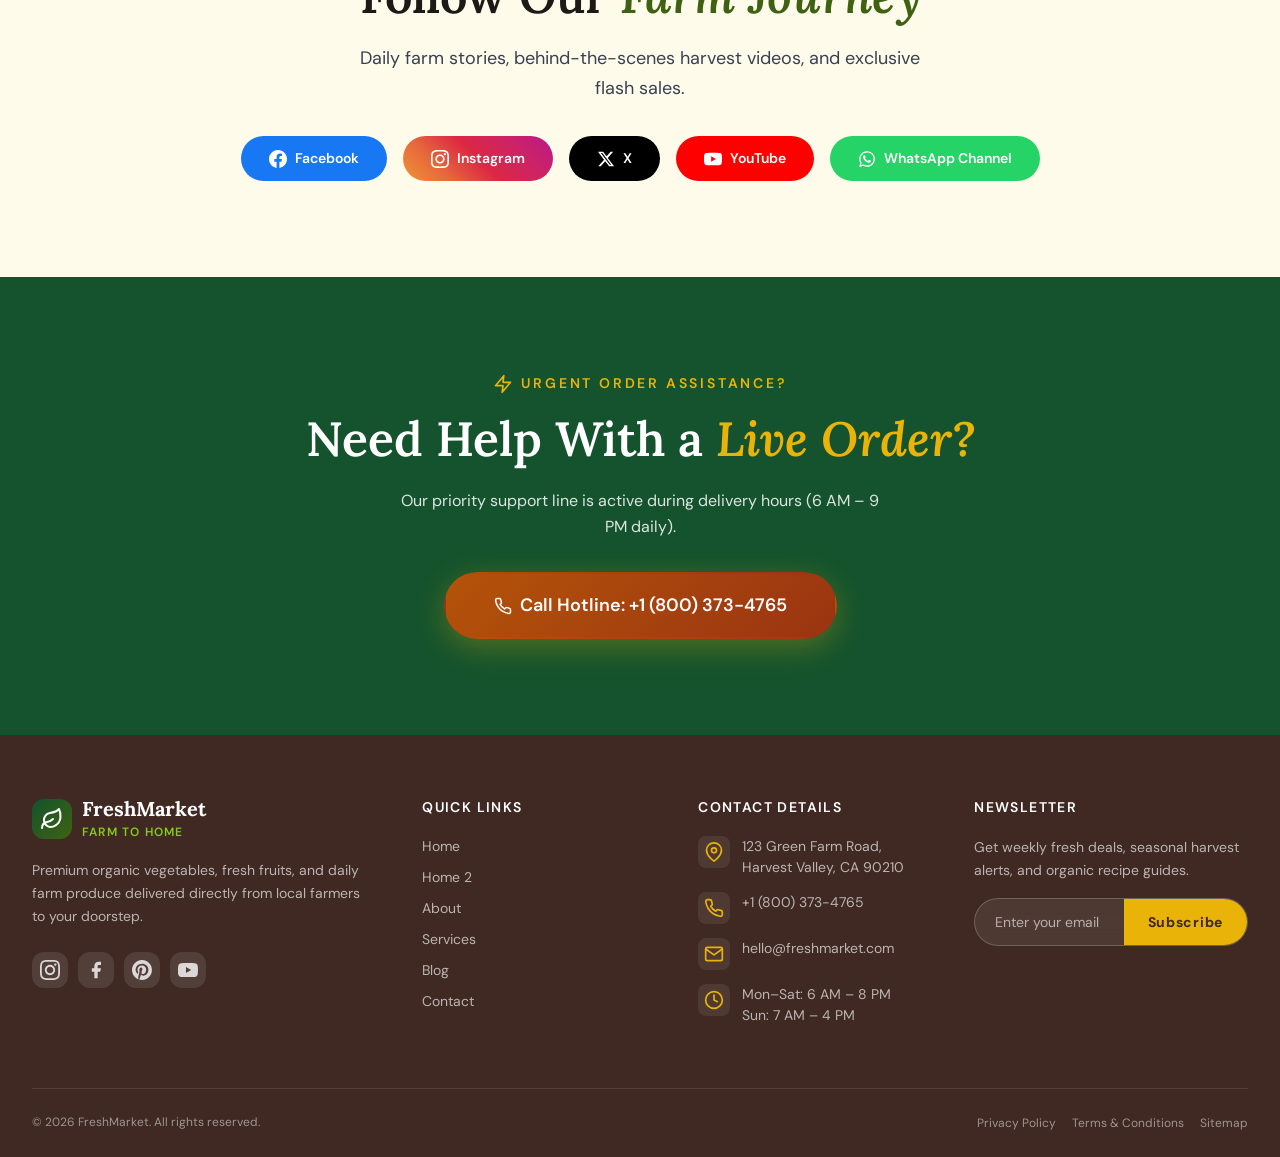
<file: contact.html>
<!DOCTYPE html>
<html lang="en" dir="ltr" data-theme="light">
<head>
  <meta charset="UTF-8">
  <meta name="viewport" content="width=device-width, initial-scale=1.0">
  <meta name="description" content="Contact FreshMarket — Send us a message, check delivery availability by pincode, or chat with our customer support team.">
  <meta property="og:title" content="Contact Us — FreshMarket">
  <meta name="theme-color" content="#14532D">
  <link rel="canonical" href="contact.html">
  <title>Contact Us — FreshMarket</title>
  <!-- Favicon -->
  <link rel="icon" type="image/svg+xml" href="assets/images/favicon.svg">
  <link rel="icon" type="image/png" sizes="32x32" href="assets/images/favicon-32x32.png">
  <link rel="icon" type="image/png" sizes="16x16" href="assets/images/favicon-16x16.png">
  <link rel="apple-touch-icon" sizes="180x180" href="assets/images/apple-touch-icon.png">
  <link rel="shortcut icon" href="favicon.ico">
  <link rel="stylesheet" href="assets/css/main.css">
  <link rel="stylesheet" href="assets/css/components.css">
  <link rel="stylesheet" href="assets/css/animations.css">
  <link rel="stylesheet" href="assets/css/dark-mode.css">
  <script src="assets/js/icons.js"></script>
  <style>
    .contact-card { background:var(--bg-card); border:1px solid var(--border-light); border-radius:var(--radius-2xl); padding:2rem; text-align:center; transition:all var(--dur-normal); box-shadow:var(--shadow-card); }
    .contact-card:hover { border-color:var(--color-leaf); transform:translateY(-4px); box-shadow:var(--shadow-xl); }
    .pincode-checker { display:flex; background:var(--bg-card); border:1.5px solid var(--border-color); border-radius:var(--radius-xl); overflow:hidden; max-width:400px; margin-top:1rem; }
    .pincode-checker input { flex:1; border:none; padding:0.75rem 1rem; font-size:var(--text-sm); color:var(--text-primary); outline:none; background:transparent; }
    .pincode-checker button { background:var(--color-forest); color:white; border:none; padding:0.75rem 1.25rem; font-weight:600; cursor:pointer; font-size:var(--text-sm); }
    
    /* Brand-Specific Social Buttons */
    .btn-brand-fb { background:#1877F2 !important; color:#FFFFFF !important; border:none !important; }
    .btn-brand-fb:hover { background:#166FE5 !important; opacity:0.95; }
    .btn-brand-ig { background:linear-gradient(45deg, #f09433 0%, #e6683c 25%, #dc2743 50%, #cc2366 75%, #bc1888 100%) !important; color:#FFFFFF !important; border:none !important; }
    .btn-brand-ig:hover { opacity:0.9; }
    .btn-brand-tw { background:#000000 !important; color:#FFFFFF !important; border:none !important; }
    .btn-brand-tw:hover { background:#1a1a1a !important; opacity:0.95; }
    .btn-brand-yt { background:#FF0000 !important; color:#FFFFFF !important; border:none !important; }
    .btn-brand-yt:hover { background:#cc0000 !important; opacity:0.95; }
    .btn-brand-wa { background:#25D366 !important; color:#FFFFFF !important; border:none !important; }
    .btn-brand-wa:hover { background:#20ba5a !important; opacity:0.95; }

    /* ================================================================
       RESPONSIVE — CONTACT PAGE
       (page-specific overrides for inline layouts; desktop unchanged)
       ================================================================ */

    /* 1024px: tablet-landscape — pincode checker fills its column */
    @media (max-width: 1024px) {
      .pincode-checker { max-width: 100%; }
    }

    /* 768px: tablet — contact info + form stack to one column */
    @media (max-width: 768px) {
      [style*="grid-template-columns:1fr 1.2fr"] { grid-template-columns: 1fr !important; gap: 2.5rem !important; }
    }

    /* 640px: phone — form 2-col rows stack; map height reduced */
    @media (max-width: 640px) {
      [style*="grid-template-columns:1fr 1fr"] { grid-template-columns: 1fr !important; }
      #map iframe { height: 340px; }
    }

    /* 480px: mobile — compact paddings, stacked pincode checker, shorter map */
    @media (max-width: 480px) {
      [style*="grid-template-columns:1fr 1.2fr"] { gap: 1.5rem !important; }
      [style*="padding:2.5rem"] { padding: 1.5rem !important; }
      [style*="padding:1.75rem"] { padding: 1.25rem !important; }
      .pincode-checker { flex-direction: column; }
      .pincode-checker input { flex: none; width: 100%; text-align: center; border-radius: var(--radius-xl) var(--radius-xl) 0 0; }
      .pincode-checker button { width: 100%; border-radius: 0 0 var(--radius-xl) var(--radius-xl); }
      #map iframe { height: 280px; }
    }
  </style>
</head>
<body>
<a href="#main-content" class="skip-link">Skip to main content</a>
<div id="page-loader" aria-hidden="true"><div class="loader-logo"><svg class="icon-svg icon-svg-lg" viewBox="0 0 24 24" fill="none" stroke="currentColor"><path d="M11 20A7 7 0 0 1 9.8 6.1C15.5 5 17 4.4 19 2c1 2 2 4.1 1.4 9-1 7.6-8.6 9-9.4 9z"/><path d="M2 21c0-3 1.85-5.36 5.08-6C9.5 14.52 12 13 13 12"/></svg> FreshMarket</div><div class="loader-bar"><div class="loader-bar-fill"></div></div></div>
<div id="page-transition" aria-hidden="true"></div>
<div class="toast-container" aria-live="polite"></div>



<!-- NAVBAR -->
<header>
  <nav class="navbar scrolled" id="navbar" role="navigation" aria-label="Main navigation">
    <div class="container navbar-inner">
      <a href="index.html" class="navbar-logo" aria-label="FreshMarket Home">
        <div class="logo-icon" aria-hidden="true"><svg class="icon-svg" viewBox="0 0 24 24" fill="none" stroke="currentColor"><path d="M11 20A7 7 0 0 1 9.8 6.1C15.5 5 17 4.4 19 2c1 2 2 4.1 1.4 9-1 7.6-8.6 9-9.4 9z"/><path d="M2 21c0-3 1.85-5.36 5.08-6C9.5 14.52 12 13 13 12"/></svg></div>
        <div class="logo-text"><span class="logo-main">FreshMarket</span><span class="logo-sub">Farm to Home</span></div>
      </a>
      <ul class="nav-menu" role="list">
        <li class="nav-item"><a href="index.html" class="nav-link">Home</a></li>
        <li class="nav-item"><a href="home2.html" class="nav-link">Home 2</a></li>
        <li class="nav-item"><a href="about.html" class="nav-link">About</a></li>
        <li class="nav-item"><a href="services.html" class="nav-link">Services</a></li>
        <li class="nav-item"><a href="blog.html" class="nav-link">Blog</a></li>
        <li class="nav-item"><a href="contact.html" class="nav-link active" aria-current="page">Contact</a></li>
      </ul>
      <div class="nav-controls">
        <button class="nav-icon-btn theme-toggle" id="theme-btn" aria-label="Toggle dark mode"><span class="theme-icon"><svg class="icon-svg" viewBox="0 0 24 24" fill="none" stroke="currentColor"><path d="M21 12.79A9 9 0 1 1 11.21 3 7 7 0 0 0 21 12.79z"/></svg></span></button>
        <button class="nav-icon-btn rtl-toggle rtl-btn" id="rtl-btn" aria-label="Toggle RTL/LTR">RTL</button>
        <a href="contact.html" class="nav-cta">Order Now</a>
        <button class="hamburger" id="hamburger" aria-label="Open menu" aria-expanded="false" aria-controls="mobile-nav"><span class="bar"></span><span class="bar"></span><span class="bar"></span></button>
      </div>
    </div>
  </nav>
  <div class="mobile-nav-overlay" id="nav-overlay" aria-hidden="true"></div>
  <nav class="mobile-nav" id="mobile-nav" aria-label="Mobile navigation">
    <div class="mobile-nav-header">
      <a href="index.html" class="navbar-logo"><div class="logo-icon"><svg class="icon-svg" viewBox="0 0 24 24" fill="none" stroke="currentColor"><path d="M11 20A7 7 0 0 1 9.8 6.1C15.5 5 17 4.4 19 2c1 2 2 4.1 1.4 9-1 7.6-8.6 9-9.4 9z"/><path d="M2 21c0-3 1.85-5.36 5.08-6C9.5 14.52 12 13 13 12"/></svg></div><div class="logo-text"><span class="logo-main">FreshMarket</span><span class="logo-sub">Farm to Home</span></div></a>
      <button class="mobile-close" id="mobile-close" aria-label="Close menu">✕</button>
    </div>
    <div class="mobile-nav-links">
      <a href="index.html" class="mobile-nav-link"><svg class="icon-svg" viewBox="0 0 24 24" fill="none" stroke="currentColor"><path d="M3 9l9-7 9 7v11a2 2 0 0 1-2 2H5a2 2 0 0 1-2-2z"/></svg> Home</a>
      <a href="home2.html" class="mobile-nav-link"><svg class="icon-svg" viewBox="0 0 24 24" fill="none" stroke="currentColor"><path d="M6 2L3 6v14a2 2 0 0 0 2 2h14a2 2 0 0 0 2-2V6l-3-4z"/><line x1="3" y1="6" x2="21" y2="6"/><path d="M16 10a4 4 0 0 1-8 0"/></svg> Home 2</a>
      <a href="about.html" class="mobile-nav-link"><svg class="icon-svg" viewBox="0 0 24 24" fill="none" stroke="currentColor"><path d="M12 2v20"/><path d="M8 6l4-2 4 2"/><path d="M7 10l5-2 5 2"/><path d="M6 14l6-2 6 2"/><path d="M5 18l7-2 7 2"/></svg> About</a>
      <a href="services.html" class="mobile-nav-link"><svg class="icon-svg" viewBox="0 0 24 24" fill="none" stroke="currentColor"><rect x="1" y="3" width="15" height="13" rx="2"/><polygon points="16 8 20 8 23 11 23 16 16 16 16 8"/><circle cx="5.5" cy="18.5" r="2.5"/><circle cx="18.5" cy="18.5" r="2.5"/></svg> Services</a>
      <a href="blog.html" class="mobile-nav-link"><svg class="icon-svg" viewBox="0 0 24 24" fill="none" stroke="currentColor"><path d="M19 20H5a2 2 0 0 1-2-2V6a2 2 0 0 1 2-2h10a2 2 0 0 1 2 2v1m2 13a2 2 0 0 1-2-2V7m2 13a2 2 0 0 0 2-2V9a2 2 0 0 0-2-2h-2"/><line x1="7" y1="8" x2="11" y2="8"/><line x1="7" y1="12" x2="13" y2="12"/><line x1="7" y1="16" x2="11" y2="16"/></svg> Blog</a>
      <a href="contact.html" class="mobile-nav-link active" aria-current="page"><svg class="icon-svg" viewBox="0 0 24 24" fill="none" stroke="currentColor"><path d="M22 16.92v3a2 2 0 0 1-2.18 2 19.79 19.79 0 0 1-8.63-3.07 19.5 19.5 0 0 1-6-6 19.79 19.79 0 0 1-3.07-8.67A2 2 0 0 1 4.11 2h3a2 2 0 0 1 2 1.72 12.84 12.84 0 0 0 .7 2.81 2 2 0 0 1-.45 2.11L8.09 9.91a16 16 0 0 0 6 6l1.27-1.27a2 2 0 0 1 2.11-.45 12.84 12.84 0 0 0 2.81.7A2 2 0 0 1 22 16.92z"/></svg> Contact</a>
    </div>
    <div class="mobile-nav-footer">
      <a href="contact.html" class="mobile-cta"><svg class="icon-svg" viewBox="0 0 24 24" fill="none" stroke="currentColor"><path d="M1 1h4l2.68 13.39a2 2 0 0 0 2 1.61h9.72a2 2 0 0 0 2-1.61L23 6H6"/></svg> Order Fresh Produce</a>
      <div style="display:flex;gap:0.75rem;justify-content:center;margin-top:1rem;">
        <button class="theme-toggle nav-icon-btn" aria-label="Toggle theme"><span class="theme-icon"><svg class="icon-svg" viewBox="0 0 24 24" fill="none" stroke="currentColor"><path d="M21 12.79A9 9 0 1 1 11.21 3 7 7 0 0 0 21 12.79z"/></svg></span></button>
        <button class="rtl-toggle nav-icon-btn rtl-btn" aria-label="Toggle direction">RTL</button>
      </div>
    </div>
  </nav>
</header>

<main id="main-content">

  <!-- ══ SECTION 1: CONTACT HERO ══ -->
  <section class="page-hero" aria-labelledby="contact-hero-heading">
    <div class="shape-1" aria-hidden="true"></div>
    <div class="shape-2" aria-hidden="true"></div>
    <div class="container" style="position:relative;z-index:1;">
      <nav class="breadcrumb" aria-label="Breadcrumb"><a href="index.html">Home</a><span class="sep">›</span><span class="current" aria-current="page">Contact</span></nav>
      <h1 class="page-hero-title" id="contact-hero-heading">We're Here to <em>Help</em></h1>
      <p class="page-hero-subtitle">Questions about an order? Want to check delivery in your area? Get in touch with our team.</p>
    </div>
  </section>

  <!-- ══ SECTION 2: CONTACT INFO CARDS ══ -->
  <section class="section bg-primary" aria-label="Contact methods">
    <div class="container">
      <div class="grid-auto" data-stagger="0.1">

        <div class="contact-card" data-reveal="fade-up" data-delay="100">
          <div style="display:flex;justify-content:center;align-items:center;margin-bottom:1rem;color:var(--color-forest);" aria-hidden="true"><svg class="icon-svg icon-svg-xl" viewBox="0 0 24 24" fill="none" stroke="currentColor"><path d="M22 16.92v3a2 2 0 0 1-2.18 2 19.79 19.79 0 0 1-8.63-3.07 19.5 19.5 0 0 1-6-6 19.79 19.79 0 0 1-3.07-8.67A2 2 0 0 1 4.11 2h3a2 2 0 0 1 2 1.72 12.84 12.84 0 0 0 .7 2.81 2 2 0 0 1-.45 2.11L8.09 9.91a16 16 0 0 0 6 6l1.27-1.27a2 2 0 0 1 2.11-.45 12.84 12.84 0 0 0 2.81.7A2 2 0 0 1 22 16.92z"/></svg></div>
          <h3 style="font-family:var(--font-serif);font-size:var(--text-xl);color:var(--text-primary);margin-bottom:0.375rem;">Call Us</h3>
          <p style="font-size:var(--text-sm);color:var(--text-secondary);margin-bottom:0.75rem;">Toll-free customer care line</p>
          <a href="tel:+18003734765" style="font-weight:700;color:var(--color-forest);font-size:var(--text-lg);text-decoration:none;">+1 (800) 373-4765</a>
          <div style="font-size:var(--text-xs);color:var(--text-muted);margin-top:0.375rem;">Mon–Sat: 6 AM – 8 PM</div>
        </div>

        <div class="contact-card" data-reveal="fade-up" data-delay="200">
          <div style="display:flex;justify-content:center;align-items:center;margin-bottom:1rem;color:var(--color-forest);" aria-hidden="true"><svg class="icon-svg icon-svg-xl" viewBox="0 0 24 24" fill="none" stroke="currentColor"><path d="M4 4h16c1.1 0 2 .9 2 2v12c0 1.1-.9 2-2 2H4c-1.1 0-2-.9-2-2V6c0-1.1.9-2 2-2z"/><polyline points="22,6 12,13 2,6"/></svg></div>
          <h3 style="font-family:var(--font-serif);font-size:var(--text-xl);color:var(--text-primary);margin-bottom:0.375rem;">Email Support</h3>
          <p style="font-size:var(--text-sm);color:var(--text-secondary);margin-bottom:0.75rem;">We reply within 2 hours</p>
          <a href="mailto:hello@freshmarket.com" style="font-weight:700;color:var(--color-forest);font-size:var(--text-base);text-decoration:none;">hello@freshmarket.com</a>
          <div style="font-size:var(--text-xs);color:var(--text-muted);margin-top:0.375rem;">24/7 inbox monitoring</div>
        </div>

        <div class="contact-card" data-reveal="fade-up" data-delay="300">
          <div style="display:flex;justify-content:center;align-items:center;margin-bottom:1rem;color:var(--color-forest);" aria-hidden="true"><svg class="icon-svg icon-svg-xl" viewBox="0 0 24 24" fill="none" stroke="currentColor"><path d="M21 10c0 7-9 13-9 13s-9-6-9-13a9 9 0 0 1 18 0z"/><circle cx="12" cy="10" r="3"/></svg></div>
          <h3 style="font-family:var(--font-serif);font-size:var(--text-xl);color:var(--text-primary);margin-bottom:0.375rem;">Main Store</h3>
          <p style="font-size:var(--text-sm);color:var(--text-secondary);margin-bottom:0.75rem;">Walk-in store &amp; pickup hub</p>
          <div style="font-weight:600;color:var(--text-primary);font-size:var(--text-sm);">123 Green Farm Road</div>
          <div style="font-size:var(--text-xs);color:var(--text-muted);">Harvest Valley, CA 90210</div>
        </div>

        <div class="contact-card" data-reveal="fade-up" data-delay="400">
          <div style="display:flex;justify-content:center;align-items:center;margin-bottom:1rem;color:var(--color-forest);" aria-hidden="true"><svg class="icon-svg icon-svg-xl" viewBox="0 0 24 24" fill="none" stroke="currentColor"><path d="M21 11.5a8.38 8.38 0 0 1-.9 3.8 8.5 8.5 0 0 1-7.6 4.7 8.38 8.38 0 0 1-3.8-.9L3 21l1.9-5.7a8.38 8.38 0 0 1-.9-3.8 8.5 8.5 0 0 1 4.7-7.6 8.38 8.38 0 0 1 3.8-.9h.5a8.48 8.48 0 0 1 8 8v.5z"/></svg></div>
          <h3 style="font-family:var(--font-serif);font-size:var(--text-xl);color:var(--text-primary);margin-bottom:0.375rem;">WhatsApp Order</h3>
          <p style="font-size:var(--text-sm);color:var(--text-secondary);margin-bottom:0.75rem;">Instant ordering via chat</p>
          <a href="https://wa.me/18003734765" style="font-weight:700;color:var(--color-forest);font-size:var(--text-base);text-decoration:none;">+1 800 373 4765</a>
          <div style="font-size:var(--text-xs);color:var(--text-muted);margin-top:0.375rem;">Send your list directly</div>
        </div>

      </div>
    </div>
  </section>

  <!-- ══ SECTION 3: VALIDATED CONTACT FORM ══ -->
  <section class="section" style="background:var(--bg-secondary);" aria-labelledby="form-heading">
    <div class="container">
      <div style="display:grid;grid-template-columns:1fr 1.2fr;gap:4rem;align-items:start;">

        <div data-reveal="fade-right">
          <div class="section-label"><svg class="icon-svg" viewBox="0 0 24 24" fill="none" stroke="currentColor"><path d="M21 15a2 2 0 0 1-2 2H7l-4 4V5a2 2 0 0 1 2-2h14a2 2 0 0 1 2 2z"/></svg> Drop Us a Message</div>
          <h2 class="section-title" id="form-heading">How Can We <span class="highlight">Assist You?</span></h2>
          <p style="color:var(--text-secondary);margin-bottom:2rem;line-height:var(--lh-relaxed);">Whether you have a question about our produce, need help modifying an existing order, or want to partner with us — fill out the form and we'll be in touch within 2 hours.</p>

          <!-- Pincode Checker -->
          <div style="background:var(--bg-card);border:1px solid var(--border-light);border-radius:var(--radius-2xl);padding:1.75rem;margin-bottom:2rem;">
            <h3 style="font-family:var(--font-serif);font-size:var(--text-xl);color:var(--text-primary);margin-bottom:0.5rem;">Check Delivery Availability</h3>
            <p style="font-size:var(--text-xs);color:var(--text-muted);">Enter your 6-digit pincode to see if we deliver to your address.</p>
            <div class="pincode-checker">
              <label for="pincode-input" class="sr-only">Enter pincode</label>
              <input type="text" id="pincode-input" placeholder="Enter 6-digit pincode…" maxlength="6" pattern="[0-9]{6}">
              <button type="button" onclick="checkPincode()">Check</button>
            </div>
            <div id="pincode-result" style="font-size:var(--text-xs);margin-top:0.5rem;display:none;"></div>
          </div>
        </div>

        <div data-reveal="fade-left">
          <div style="background:var(--bg-card);border:1px solid var(--border-light);border-radius:var(--radius-2xl);padding:2.5rem;box-shadow:var(--shadow-md);">
            <h3 style="font-family:var(--font-serif);font-size:var(--text-2xl);color:var(--text-primary);margin-bottom:1.5rem;">Send a Message</h3>
            <form data-validate action="#" method="post" novalidate aria-label="Contact enquiry form">
              <div style="display:grid;grid-template-columns:1fr 1fr;gap:1rem;">
                <div class="form-group">
                  <label for="contact-name" class="form-label">Your Name <span class="required">*</span></label>
                  <input type="text" id="contact-name" name="name" class="form-control" placeholder="Full name" data-validate="required" data-required-msg="Please enter your name">
                  <div class="form-error" id="contact-name-error"></div>
                </div>
                <div class="form-group">
                  <label for="contact-email" class="form-label">Email Address <span class="required">*</span></label>
                  <input type="email" id="contact-email" name="email" class="form-control" placeholder="you@example.com" data-validate="required|email">
                  <div class="form-error" id="contact-email-error"></div>
                </div>
              </div>

              <div style="display:grid;grid-template-columns:1fr 1fr;gap:1rem;">
                <div class="form-group">
                  <label for="contact-phone" class="form-label">Phone Number</label>
                  <input type="tel" id="contact-phone" name="phone" class="form-control" placeholder="+91 XXXXX XXXXX">
                </div>
                <div class="form-group">
                  <label for="contact-subject" class="form-label">Topic <span class="required">*</span></label>
                  <select id="contact-subject" name="subject" class="form-control" data-validate="required">
                    <option value="">Select subject</option>
                    <option value="order">Order Enquiry / Tracking</option>
                    <option value="subscription">Subscription Plan</option>
                    <option value="bulk">Bulk Wholesale Supply</option>
                    <option value="feedback">Feedback / Suggestion</option>
                    <option value="partner">Become a Partner Farm</option>
                    <option value="other">Other</option>
                  </select>
                  <div class="form-error" id="contact-subject-error"></div>
                </div>
              </div>

              <div class="form-group">
                <label for="contact-message" class="form-label">Your Message <span class="required">*</span></label>
                <textarea id="contact-message" name="message" class="form-control" rows="4" placeholder="Tell us how we can help you…" data-validate="required|minLength:10" data-min-length-msg="Message must be at least 10 characters long."></textarea>
                <div class="form-error" id="contact-message-error"></div>
              </div>

              <div class="form-check form-group">
                <input type="checkbox" id="contact-newsletter" name="newsletter_opt_in" checked>
                <label for="contact-newsletter" class="form-check-label">Send me weekly fresh deals and recipe guides</label>
              </div>

              <div class="form-success" style="display:none;background:var(--color-forest-50);border:1px solid var(--color-leaf);border-radius:var(--radius-lg);padding:1rem;margin-bottom:1rem;color:var(--color-forest);font-size:var(--text-sm);">✓ Thank you! Message sent successfully. Our team will contact you within 2 hours.</div>

              <button type="submit" class="btn btn-primary btn-lg w-full">Send Message</button>
            </form>
          </div>
        </div>

      </div>
    </div>
  </section>

  <!-- ══ SECTION 4: MAP & STORE LOCATION ══ -->
  <section class="section bg-primary" id="map" aria-labelledby="store-heading">
    <div class="container">
      <div class="section-header text-center" data-reveal="fade-up">
        <div class="section-label"><svg class="icon-svg" viewBox="0 0 24 24" fill="none" stroke="currentColor"><path d="M21 10c0 7-9 13-9 13s-9-6-9-13a9 9 0 0 1 18 0z"/><circle cx="12" cy="10" r="3"/></svg> Visit Us</div>
        <h2 class="section-title" id="store-heading">Our Store &amp; <span class="highlight">Fulfillment Hub</span></h2>
        <p class="section-subtitle">Come visit our flagship store, inspect our fresh produce, or pick up your online order.</p>
      </div>

      <div style="background:var(--bg-card);border:1px solid var(--border-light);border-radius:var(--radius-2xl);overflow:hidden;box-shadow:var(--shadow-card);" data-reveal="fade-up" data-delay="100">
        <iframe 
          src="https://www.google.com/maps/embed?pb=!1m18!1m12!1m3!1d3153.12351234567!2d-122.4194!3d37.7749!2m3!1f0!2f0!3f0!3m2!1i1024!2i768!4f13.1!3m3!1m2!1s0x80859a6d00690021%3A0x4a501367f076adff!2sSan%20Francisco%2C%20CA!5e0!3m2!1sen!2sus!4v1630000000000!5m2!1sen!2sus" 
          width="100%" 
          height="400" 
          style="border:0;display:block;" 
          allowfullscreen="" 
          loading="lazy"
          title="Google Map showing FreshMarket Harvest Hub Store">
        </iframe>
      </div>
    </div>
  </section>

  <!-- ══ SECTION 5: QUICK FAQ ══ -->
  <section class="section" style="background:var(--bg-secondary);" aria-labelledby="contact-faq-heading">
    <div class="container" style="max-width:800px;">
      <div class="section-header text-center" data-reveal="fade-up">
        <div class="section-label"><svg class="icon-svg" viewBox="0 0 24 24" fill="none" stroke="currentColor"><path d="M21 15a2 2 0 0 1-2 2H7l-4 4V5a2 2 0 0 1 2-2h14a2 2 0 0 1 2 2z"/></svg> Quick Answers</div>
        <h2 class="section-title" id="contact-faq-heading">Common <span class="highlight">Questions</span></h2>
      </div>

      <div data-reveal="fade-up" data-delay="100">
        <div class="faq-item">
          <div class="faq-question" tabindex="0" role="button">What are your delivery hours? <span class="faq-icon">+</span></div>
          <div class="faq-answer"><div class="faq-answer-inner">Standard morning slot: 6 AM – 10 AM. Evening slot: 5 PM – 9 PM. Express 2-hour delivery runs from 7 AM to 7 PM daily.</div></div>
        </div>
        <div class="faq-item">
          <div class="faq-question" tabindex="0" role="button">How do I track my delivery? <span class="faq-icon">+</span></div>
          <div class="faq-answer"><div class="faq-answer-inner">Once your order is dispatched from our hub, you will receive an SMS and WhatsApp message with a live GPS tracking link.</div></div>
        </div>
        <div class="faq-item">
          <div class="faq-question" tabindex="0" role="button">How does your freshness return work? <span class="faq-icon">+</span></div>
          <div class="faq-answer"><div class="faq-answer-inner">If any item is damaged or not fresh, take a photo and send it via WhatsApp to +1 800 373 4765 within 24 hours for a full refund or free replacement.</div></div>
        </div>
      </div>
    </div>
  </section>

  <!-- ══ SECTION 6: SOCIAL MEDIA LINKS ══ -->
  <section class="section bg-primary text-center" aria-labelledby="socials-heading">
    <div class="container">
      <div class="section-label" data-reveal="fade-up" style="justify-content:center;"><svg class="icon-svg" viewBox="0 0 24 24" fill="none" stroke="currentColor"><circle cx="18" cy="5" r="3"/><circle cx="6" cy="12" r="3"/><circle cx="18" cy="19" r="3"/><line x1="8.59" y1="13.51" x2="15.42" y2="17.49"/><line x1="15.41" y1="6.51" x2="8.59" y2="10.49"/></svg> Stay Connected</div>
      <h2 class="section-title" id="socials-heading" data-reveal="fade-up" data-delay="100">Follow Our <span class="highlight">Farm Journey</span></h2>
      <p class="section-subtitle" data-reveal="fade-up" data-delay="150">Daily farm stories, behind-the-scenes harvest videos, and exclusive flash sales.</p>
      <div style="display:flex;gap:1rem;justify-content:center;flex-wrap:wrap;margin-top:2rem;" data-reveal="fade-up" data-delay="200">
        <a href="https://www.facebook.com/" target="_blank" rel="noopener noreferrer" class="btn btn-brand-fb" aria-label="Facebook"><svg class="icon-svg" viewBox="0 0 24 24" fill="currentColor"><path d="M24 12.073c0-6.627-5.373-12-12-12s-12 5.373-12 12c0 5.99 4.388 10.954 10.125 11.854v-8.385H7.078v-3.47h3.047V9.43c0-3.007 1.792-4.669 4.533-4.669 1.312 0 2.686.235 2.686.235v2.953H15.83c-1.491 0-1.956.925-1.956 1.874v2.25h3.328l-.532 3.47h-2.796v8.385C19.612 23.027 24 18.062 24 12.073z"/></svg> Facebook</a>
        <a href="https://www.instagram.com/" target="_blank" rel="noopener noreferrer" class="btn btn-brand-ig" aria-label="Instagram"><svg class="icon-svg" viewBox="0 0 24 24" fill="currentColor"><path d="M12 2.163c3.204 0 3.584.012 4.85.07 3.252.148 4.771 1.691 4.919 4.919.058 1.265.069 1.645.069 4.849 0 3.205-.012 3.584-.069 4.849-.149 3.225-1.664 4.771-4.919 4.919-1.266.058-1.644.07-4.85.07-3.204 0-3.584-.012-4.849-.07-3.26-.149-4.771-1.699-4.919-4.92-.058-1.265-.07-1.644-.07-4.849 0-3.204.013-3.583.07-4.849.149-3.227 1.664-4.771 4.919-4.919 1.266-.057 1.645-.069 4.849-.069zm0-2.163c-3.259 0-3.667.014-4.947.072-4.358.2-6.78 2.618-6.98 6.98-.059 1.281-.073 1.689-.073 4.948 0 3.259.014 3.668.072 4.948.2 4.358 2.618 6.78 6.98 6.98 1.281.058 1.689.072 4.948.072 3.259 0 3.668-.014 4.948-.072 4.354-.2 6.782-2.618 6.979-6.98.059-1.28.073-1.689.073-4.948 0-3.259-.014-3.667-.072-4.947-.196-4.354-2.617-6.78-6.979-6.98-1.281-.059-1.69-.073-4.949-.073zm0 5.838c-3.403 0-6.162 2.759-6.162 6.162s2.759 6.163 6.162 6.163 6.162-2.759 6.162-6.163c0-3.403-2.759-6.162-6.162-6.162zm0 10.162c-2.209 0-4-1.79-4-4 0-2.209 1.791-4 4-4s4 1.791 4 4c0 2.21-1.791 4-4 4zm6.406-11.845c-.796 0-1.441.645-1.441 1.44s.645 1.44 1.441 1.44c.795 0 1.439-.645 1.439-1.44s-.644-1.44-1.439-1.44z"/></svg> Instagram</a>
        <a href="https://x.com/" target="_blank" rel="noopener noreferrer" class="btn btn-brand-tw" aria-label="X"><svg class="icon-svg" viewBox="0 0 24 24" fill="currentColor"><path d="M18.244 2.25h3.308l-7.227 8.26 8.502 11.24H16.17l-5.214-6.817L4.99 21.75H1.68l7.73-8.835L1.254 2.25H8.08l4.713 6.231zm-1.161 17.52h1.833L7.084 4.126H5.117z"/></svg> X</a>
        <a href="https://www.youtube.com/" target="_blank" rel="noopener noreferrer" class="btn btn-brand-yt" aria-label="YouTube"><svg class="icon-svg" viewBox="0 0 24 24" fill="currentColor"><path d="M23.498 6.163a3.003 3.003 0 0 0-2.11-2.107C19.505 3.545 12 3.545 12 3.545s-7.505 0-9.377.505A3.003 3.003 0 0 0 .515 6.163C0 8.037 0 12 0 12s0 3.963.515 5.837a3.003 3.003 0 0 0 2.107 2.107c1.872.505 9.377.505 9.377.505s7.505 0 9.377-.505a3.003 3.003 0 0 0 2.11-2.107C24 15.963 24 12 24 12s0-3.963-.502-5.837zM9.545 15.568V8.432L15.818 12l-6.273 3.568z"/></svg> YouTube</a>
        <a href="https://www.whatsapp.com/" target="_blank" rel="noopener noreferrer" class="btn btn-brand-wa" aria-label="WhatsApp"><svg class="icon-svg" viewBox="0 0 448 512" fill="currentColor"><path d="M380.9 97.1C339 55.1 283.2 32 223.9 32c-122.4 0-222 99.6-222 222 0 39.1 10.2 77.3 29.6 111L3 480l117.7-30.9c32.4 17.7 68.9 27 106.1 27h.1c122.3 0 224.1-99.6 224.1-222 0-59.3-25.2-115-67.1-157zm-157 341.6c-33.2 0-65.7-8.9-94-25.7l-6.7-4-69.8 18.3L72 359.2l-4.4-7c-18.5-29.4-28.2-63.3-28.2-98.2 0-101.7 82.8-184.5 184.6-184.5 49.3 0 95.6 19.2 130.4 54.1 34.8 34.9 56.2 81.2 56.1 130.5 0 101.8-84.9 184.6-186.6 184.6zm101.2-138.2c-5.5-2.8-32.8-16.2-37.9-18-5.1-1.9-8.8-2.8-12.5 2.8-3.7 5.6-14.3 18-17.6 21.8-3.2 3.7-6.5 4.2-12 1.4-32.6-16.3-54-29.1-75.5-66-5.7-9.8 5.7-9.1 16.3-30.3 1.8-3.7.9-6.9-.5-9.7-1.4-2.8-12.5-30.1-17.1-41.2-4.5-10.8-9.1-9.3-12.5-9.5-3.2-.2-6.9-.2-10.6-.2-3.7 0-9.7 1.4-14.8 6.9-5.1 5.6-19.4 19-19.4 46.3 0 27.3 19.9 53.7 22.6 57.4 2.8 3.7 39.1 59.7 94.8 83.8 35.2 15.2 49 16.5 66.6 13.9 10.7-1.6 32.8-13.4 37.4-26.4 4.6-13 4.6-24.1 3.2-26.4-1.3-2.5-5-3.9-10.5-6.6z"/></svg> WhatsApp Channel</a>
      </div>
    </div>
  </section>

  <!-- ══ SECTION 7: EMERGENCY CONTACT CTA ══ -->
  <section class="section" style="background:#14532D;color:white;" aria-labelledby="help-heading">
    <div class="container text-center">
      <div data-reveal="fade-up">
        <div class="section-label" style="color:var(--color-gold);justify-content:center;"><svg class="icon-svg" viewBox="0 0 24 24" fill="none" stroke="currentColor"><polygon points="13 2 3 14 12 14 11 22 21 10 12 10 13 2"/></svg> Urgent Order Assistance?</div>
        <h2 class="section-title" id="help-heading" style="color:white;">Need Help With a <span style="color:var(--color-gold);font-style:italic;">Live Order?</span></h2>
        <p style="color:rgba(255,255,255,0.85);max-width:500px;margin:0 auto 2rem;">Our priority support line is active during delivery hours (6 AM – 9 PM daily).</p>
        <a href="tel:+18003734765" class="btn btn-gold btn-xl"><svg class="icon-svg" viewBox="0 0 24 24" fill="none" stroke="currentColor"><path d="M22 16.92v3a2 2 0 0 1-2.18 2 19.79 19.79 0 0 1-8.63-3.07 19.5 19.5 0 0 1-6-6 19.79 19.79 0 0 1-3.07-8.67A2 2 0 0 1 4.11 2h3a2 2 0 0 1 2 1.72 12.84 12.84 0 0 0 .7 2.81 2 2 0 0 1-.45 2.11L8.09 9.91a16 16 0 0 0 6 6l1.27-1.27a2 2 0 0 1 2.11-.45 12.84 12.84 0 0 0 2.81.7A2 2 0 0 1 22 16.92z"/></svg> Call Hotline: +1 (800) 373-4765</a>
      </div>
    </div>
  </section>

</main>

<!-- FOOTER -->
<footer class="footer" aria-label="Site footer">
  <div class="container">
    <div class="footer-grid">

      <!-- Column 1: Company / Brand -->
      <div class="footer-brand">
        <a href="index.html" class="footer-logo" aria-label="FreshMarket Home">
          <div class="logo-icon" aria-hidden="true">
            <svg class="icon-svg" viewBox="0 0 24 24" fill="none" stroke="currentColor"><path d="M11 20A7 7 0 0 1 9.8 6.1C15.5 5 17 4.4 19 2c1 2 2 4.1 1.4 9-1 7.6-8.6 9-9.4 9z"/><path d="M2 21c0-3 1.85-5.36 5.08-6C9.5 14.52 12 13 13 12"/></svg>
          </div>
          <div class="logo-text">
            <span class="logo-main">FreshMarket</span>
            <span class="logo-sub">Farm to Home</span>
          </div>
        </a>
        <p>Premium organic vegetables, fresh fruits, and daily farm produce delivered directly from local farmers to your doorstep.</p>
        <div class="footer-socials">
          <a href="https://www.instagram.com/" class="footer-social-link" target="_blank" rel="noopener noreferrer" aria-label="Instagram">
            <svg class="icon-svg" viewBox="0 0 24 24" fill="currentColor"><path d="M12 2.163c3.204 0 3.584.012 4.85.07 3.252.148 4.771 1.691 4.919 4.919.058 1.265.069 1.645.069 4.849 0 3.205-.012 3.584-.069 4.849-.149 3.225-1.664 4.771-4.919 4.919-1.266.058-1.644.07-4.85.07-3.204 0-3.584-.012-4.849-.07-3.26-.149-4.771-1.699-4.919-4.92-.058-1.265-.07-1.644-.07-4.849 0-3.204.013-3.583.07-4.849.149-3.227 1.664-4.771 4.919-4.919 1.266-.057 1.645-.069 4.849-.069zm0-2.163c-3.259 0-3.667.014-4.947.072-4.358.2-6.78 2.618-6.98 6.98-.059 1.281-.073 1.689-.073 4.948 0 3.259.014 3.668.072 4.948.2 4.358 2.618 6.78 6.98 6.98 1.281.058 1.689.072 4.948.072 3.259 0 3.668-.014 4.948-.072 4.354-.2 6.782-2.618 6.979-6.98.059-1.28.073-1.689.073-4.948 0-3.259-.014-3.667-.072-4.947-.196-4.354-2.617-6.78-6.979-6.98-1.281-.059-1.69-.073-4.949-.073zm0 5.838c-3.403 0-6.162 2.759-6.162 6.162s2.759 6.163 6.162 6.163 6.162-2.759 6.162-6.163c0-3.403-2.759-6.162-6.162-6.162zm0 10.162c-2.209 0-4-1.79-4-4 0-2.209 1.791-4 4-4s4 1.791 4 4c0 2.21-1.791 4-4 4zm6.406-11.845c-.796 0-1.441.645-1.441 1.44s.645 1.44 1.441 1.44c.795 0 1.439-.645 1.439-1.44s-.644-1.44-1.439-1.44z"/></svg>
          </a>
          <a href="https://www.facebook.com/" class="footer-social-link" target="_blank" rel="noopener noreferrer" aria-label="Facebook">
            <svg class="icon-svg" viewBox="0 0 24 24" fill="currentColor"><path d="M18 2h-3a5 5 0 0 0-5 5v3H7v4h3v8h4v-8h3l1-4h-4V7a1 1 0 0 1 1-1h3z"/></svg>
          </a>
          <a href="https://www.pinterest.com/" class="footer-social-link" target="_blank" rel="noopener noreferrer" aria-label="Pinterest">
            <svg class="icon-svg" viewBox="0 0 24 24" fill="currentColor"><path d="M12.017 0C5.396 0 .029 5.367.029 11.987c0 5.079 3.158 9.417 7.618 11.162-.105-.949-.199-2.403.041-3.439.219-.937 1.406-5.957 1.406-5.957s-.359-.72-.359-1.781c0-1.663.967-2.911 2.168-2.911 1.024 0 1.518.769 1.518 1.688 0 1.029-.653 2.567-.992 3.992-.285 1.193.6 2.165 1.775 2.165 2.128 0 3.768-2.245 3.768-5.487 0-2.861-2.063-4.869-5.008-4.869-3.41 0-5.409 2.562-5.409 5.199 0 1.033.394 2.143.889 2.741.099.12.112.225.085.345-.09.375-.293 1.199-.334 1.363-.053.225-.172.271-.401.165-1.495-.69-2.433-2.878-2.433-4.646 0-3.776 2.748-7.252 7.92-7.252 4.158 0 7.392 2.967 7.392 6.923 0 4.135-2.607 7.462-6.233 7.462-1.214 0-2.354-.629-2.758-1.379l-.749 2.848c-.269 1.045-1.004 2.352-1.498 3.146 1.123.345 2.306.535 3.55.535 6.607 0 11.985-5.365 11.985-11.987C24.002 5.367 18.624 0 12.017 0z"/></svg>
          </a>
          <a href="https://www.youtube.com/" class="footer-social-link" target="_blank" rel="noopener noreferrer" aria-label="YouTube">
            <svg class="icon-svg" viewBox="0 0 24 24" fill="currentColor"><path d="M23.498 6.186a3.016 3.016 0 0 0-2.122-2.136C19.505 3.545 12 3.545 12 3.545s-7.505 0-9.377.505A3.017 3.017 0 0 0 .502 6.186C0 8.07 0 12 0 12s0 3.93.502 5.814a3.016 3.016 0 0 0 2.122 2.136c1.871.505 9.376.505 9.376.505s7.505 0 9.377-.505a3.015 3.015 0 0 0 2.122-2.136C24 15.93 24 12 24 12s0-3.93-.502-5.814zM9.545 15.568V8.432L15.818 12l-6.273 3.568z"/></svg>
          </a>
        </div>
      </div>

      <!-- Column 2: Quick Links -->
      <div class="footer-col">
        <h4>Quick Links</h4>
        <ul class="footer-links">
          <li><a href="index.html" class="footer-link">Home</a></li>
          <li><a href="home2.html" class="footer-link">Home 2</a></li>
          <li><a href="about.html" class="footer-link">About</a></li>
          <li><a href="services.html" class="footer-link">Services</a></li>
          <li><a href="blog.html" class="footer-link">Blog</a></li>
          <li><a href="contact.html" class="footer-link">Contact</a></li>
        </ul>
      </div>

      <!-- Column 3: Contact Details -->
      <div class="footer-col">
        <h4>Contact Details</h4>
        <div class="footer-contact-item">
          <div class="icon"><svg class="icon-svg" viewBox="0 0 24 24" fill="none" stroke="currentColor"><path d="M21 10c0 7-9 13-9 13s-9-6-9-13a9 9 0 0 1 18 0z"/><circle cx="12" cy="10" r="3"/></svg></div>
          <div>123 Green Farm Road, Harvest Valley, CA 90210</div>
        </div>
        <div class="footer-contact-item">
          <div class="icon"><svg class="icon-svg" viewBox="0 0 24 24" fill="none" stroke="currentColor"><path d="M22 16.92v3a2 2 0 0 1-2.18 2 19.79 19.79 0 0 1-8.63-3.07 19.5 19.5 0 0 1-6-6 19.79 19.79 0 0 1-3.07-8.67A2 2 0 0 1 4.11 2h3a2 2 0 0 1 2 1.72 12.84 12.84 0 0 0 .7 2.81 2 2 0 0 1-.45 2.11L8.09 9.91a16 16 0 0 0 6 6l1.27-1.27a2 2 0 0 1 2.11-.45 12.84 12.84 0 0 0 2.81.7A2 2 0 0 1 22 16.92z"/></svg></div>
          <div><a href="tel:+18003734765" style="color:inherit;">+1 (800) 373-4765</a></div>
        </div>
        <div class="footer-contact-item">
          <div class="icon"><svg class="icon-svg" viewBox="0 0 24 24" fill="none" stroke="currentColor"><path d="M4 4h16c1.1 0 2 .9 2 2v12c0 1.1-.9 2-2 2H4c-1.1 0-2-.9-2-2V6c0-1.1.9-2 2-2z"/><polyline points="22,6 12,13 2,6"/></svg></div>
          <div><a href="mailto:hello@freshmarket.com" style="color:inherit;">hello@freshmarket.com</a></div>
        </div>
        <div class="footer-contact-item">
          <div class="icon"><svg class="icon-svg" viewBox="0 0 24 24" fill="none" stroke="currentColor"><circle cx="12" cy="12" r="10"/><polyline points="12 6 12 12 16 14"/></svg></div>
          <div>Mon–Sat: 6 AM – 8 PM<br>Sun: 7 AM – 4 PM</div>
        </div>
      </div>

      <!-- Column 4: Newsletter -->
      <div class="footer-col">
        <h4>Newsletter</h4>
        <p class="footer-newsletter-desc">Get weekly fresh deals, seasonal harvest alerts, and organic recipe guides.</p>
        <form class="newsletter-form footer-newsletter-form" action="#" method="post" novalidate aria-label="Newsletter subscription">
          <label for="footer-email" class="sr-only">Email address</label>
          <input type="email" id="footer-email" name="email" class="footer-newsletter-input" placeholder="Enter your email" required>
          <button type="submit" class="footer-newsletter-btn">Subscribe</button>
        </form>
      </div>

    </div>

    <!-- Bottom Footer Row -->
    <div class="footer-bottom">
      <p class="footer-copy">© 2026 FreshMarket. All rights reserved.</p>
      <div class="footer-legal-links">
        <a href="privacy-policy.html" class="footer-legal-link">Privacy Policy</a>
        <a href="terms.html" class="footer-legal-link">Terms &amp; Conditions</a>
        <a href="sitemap.html" class="footer-legal-link">Sitemap</a>
      </div>
    </div>
  </div>
</footer>

<button class="back-to-top" id="back-to-top" aria-label="Back to top">↑</button>
<script src="assets/js/main.js"></script>
<script src="assets/js/animations.js"></script>
<script src="assets/js/utils.js"></script>
<script>
  function checkPincode() {
    const input = document.getElementById('pincode-input');
    const result = document.getElementById('pincode-result');
    const val = input.value.trim();
    if (/^[0-9]{6}$/.test(val)) {
      result.style.display = 'block';
      result.style.color = '#16A34A';
      result.innerHTML = '✓ Great news! Express &amp; Standard delivery is available in pincode ' + val + '.';
    } else {
      result.style.display = 'block';
      result.style.color = '#EF4444';
      result.innerHTML = 'Please enter a valid 6-digit pincode.';
    }
  }
</script>
</body>
</html>
</file>
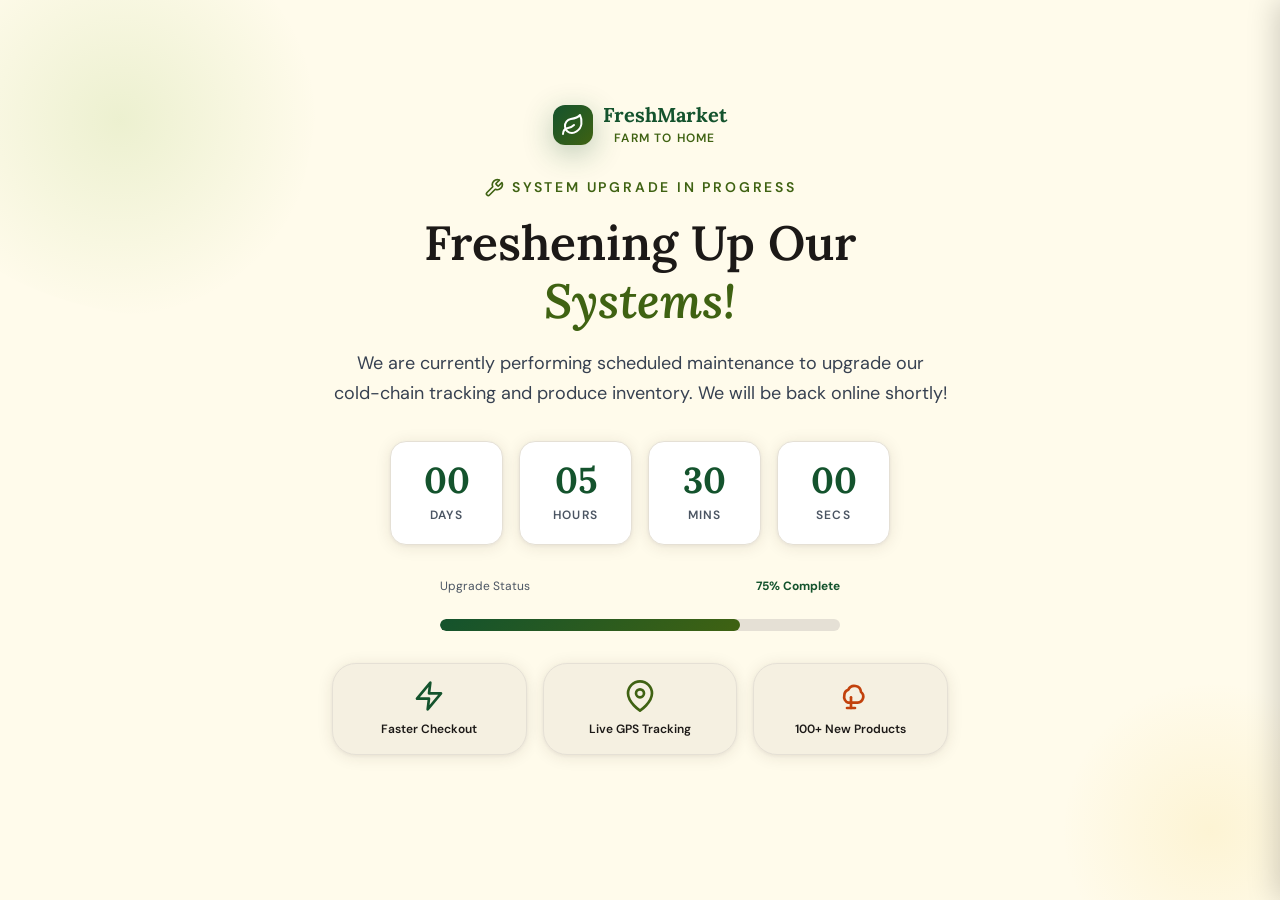
<file: maintenance.html>
<!DOCTYPE html>
<html lang="en" dir="ltr" data-theme="light">
<head>
  <meta charset="UTF-8">
  <meta name="viewport" content="width=device-width, initial-scale=1.0">
  <meta name="description" content="FreshMarket — We are currently performing scheduled maintenance to bring you even fresher produce and faster delivery.">
  <meta name="robots" content="noindex, nofollow">
  <meta name="theme-color" content="#14532D">
  <title>Under Maintenance — FreshMarket</title>
  <!-- Favicon -->
  <link rel="icon" type="image/svg+xml" href="assets/images/favicon.svg">
  <link rel="icon" type="image/png" sizes="32x32" href="assets/images/favicon-32x32.png">
  <link rel="icon" type="image/png" sizes="16x16" href="assets/images/favicon-16x16.png">
  <link rel="apple-touch-icon" sizes="180x180" href="assets/images/apple-touch-icon.png">
  <link rel="shortcut icon" href="favicon.ico">
  <link rel="stylesheet" href="assets/css/main.css">
  <link rel="stylesheet" href="assets/css/components.css">
  <link rel="stylesheet" href="assets/css/animations.css">
  <link rel="stylesheet" href="assets/css/dark-mode.css">
  <script src="assets/js/icons.js"></script>
  <style>
    .maintenance-page { min-height:100svh; display:flex; flex-direction:column; justify-content:center; align-items:center; text-align:center; padding:3rem var(--container-pad); background:var(--bg-primary); position:relative; overflow:hidden; }
    .countdown-grid { display:grid; grid-template-columns:repeat(4,1fr); gap:1rem; max-width:500px; margin:2rem auto; }
    .countdown-box { background:var(--bg-card); border:1px solid var(--border-light); border-radius:var(--radius-xl); padding:1.25rem 1rem; box-shadow:var(--shadow-card); }
    .countdown-number { font-family:var(--font-serif); font-size:var(--text-4xl); font-weight:700; color:var(--color-forest); line-height:1; margin-bottom:0.25rem; }
    [data-theme="dark"] .countdown-number { color:var(--color-leaf); }
    .countdown-label { font-size:var(--text-xs); color:var(--text-muted); text-transform:uppercase; letter-spacing:var(--ls-wider); font-weight:600; }
    .progress-bar-wrap { background:var(--border-light); border-radius:var(--radius-full); height:12px; overflow:hidden; max-width:400px; margin:1.5rem auto; }
    .progress-bar-fill { background:var(--grad-primary); height:100%; width:75%; border-radius:var(--radius-full); transition:width 1s ease-in-out; }
    /* Responsive */
    @media (max-width: 640px) {
      .countdown-grid { grid-template-columns:repeat(2,1fr); }
    }
    @media (max-width: 480px) {
      .maintenance-page { padding:2rem var(--container-pad); }
      .countdown-grid { grid-template-columns:repeat(2,1fr); gap:0.75rem; }
      .countdown-box { padding:1rem 0.75rem; }
      .maintenance-page .container > div[style*="repeat(3,1fr)"] { grid-template-columns:repeat(1,1fr) !important; gap:0.75rem !important; }
    }
  </style>
</head>
<body>
<div id="page-loader" aria-hidden="true"><div class="loader-logo"><svg class="icon-svg icon-svg-lg" viewBox="0 0 24 24" fill="none" stroke="currentColor"><path d="M11 20A7 7 0 0 1 9.8 6.1C15.5 5 17 4.4 19 2c1 2 2 4.1 1.4 9-1 7.6-8.6 9-9.4 9z"/><path d="M2 21c0-3 1.85-5.36 5.08-6C9.5 14.52 12 13 13 12"/></svg> FreshMarket</div><div class="loader-bar"><div class="loader-bar-fill"></div></div></div>


<main class="maintenance-page">
  <div class="blob-1" style="top:-80px;left:-80px;" aria-hidden="true"></div>
  <div class="blob-2" style="bottom:-80px;right:-80px;" aria-hidden="true"></div>

  <div class="container" style="max-width:680px;position:relative;z-index:1;">

    <!-- Logo -->
    <a href="index.html" class="navbar-logo" style="justify-content:center;margin-bottom:2rem;">
      <div class="logo-icon"><svg class="icon-svg" viewBox="0 0 24 24" fill="none" stroke="currentColor"><path d="M11 20A7 7 0 0 1 9.8 6.1C15.5 5 17 4.4 19 2c1 2 2 4.1 1.4 9-1 7.6-8.6 9-9.4 9z"/><path d="M2 21c0-3 1.85-5.36 5.08-6C9.5 14.52 12 13 13 12"/></svg></div>
      <div class="logo-text"><span class="logo-main">FreshMarket</span><span class="logo-sub">Farm to Home</span></div>
    </a>

    <div class="section-label" style="justify-content:center;margin-bottom:1rem;" data-reveal="fade-up"><svg class="icon-svg" viewBox="0 0 24 24" fill="none" stroke="currentColor"><path d="M14.7 6.3a1 1 0 0 0 0 1.4l1.6 1.6a1 1 0 0 0 1.4 0l3.77-3.77a6 6 0 0 1-7.94 7.94l-6.91 6.91a2.12 2.12 0 0 1-3-3l6.91-6.91a6 6 0 0 1 7.94-7.94l-3.76 3.76z"/></svg> System Upgrade In Progress</div>

    <h1 class="section-title" data-reveal="fade-up" data-delay="100">Freshening Up Our <span class="highlight">Systems!</span></h1>
    <p style="color:var(--text-secondary);font-size:var(--text-lg);line-height:var(--lh-relaxed);margin-bottom:1.5rem;" data-reveal="fade-up" data-delay="150">We are currently performing scheduled maintenance to upgrade our cold-chain tracking and produce inventory. We will be back online shortly!</p>

    <!-- Countdown Timer -->
    <div class="countdown-grid" data-countdown="2026-08-11T18:00:00" data-reveal="fade-up" data-delay="200">
      <div class="countdown-box"><div class="countdown-number" id="cd-days">00</div><div class="countdown-label">Days</div></div>
      <div class="countdown-box"><div class="countdown-number" id="cd-hours">05</div><div class="countdown-label">Hours</div></div>
      <div class="countdown-box"><div class="countdown-number" id="cd-mins">30</div><div class="countdown-label">Mins</div></div>
      <div class="countdown-box"><div class="countdown-number" id="cd-secs">00</div><div class="countdown-label">Secs</div></div>
    </div>

    <!-- Progress Bar -->
    <div style="margin-bottom:2rem;" data-reveal="fade-up" data-delay="250">
      <div style="display:flex;justify-content:space-between;font-size:var(--text-xs);color:var(--text-muted);margin-bottom:0.5rem;max-width:400px;margin-inline:auto;">
        <span>Upgrade Status</span>
        <span style="font-weight:700;color:var(--color-forest);">75% Complete</span>
      </div>
      <div class="progress-bar-wrap"><div class="progress-bar-fill"></div></div>
    </div>

    <!-- Features being worked on -->
    <div style="display:grid;grid-template-columns:repeat(3,1fr);gap:1rem;margin-bottom:2.5rem;" data-reveal="fade-up" data-delay="300">
      <div class="feature-card" style="padding:1rem;text-align:center;">
        <div style="margin-bottom:0.5rem;color:var(--color-forest);"><svg class="icon-svg icon-svg-lg" viewBox="0 0 24 24" fill="none" stroke="currentColor"><polygon points="13 2 3 14 12 14 11 22 21 10 12 10 13 2"/></svg></div>
        <div style="font-weight:600;font-size:var(--text-xs);color:var(--text-primary);">Faster Checkout</div>
      </div>
      <div class="feature-card" style="padding:1rem;text-align:center;">
        <div style="margin-bottom:0.5rem;color:var(--color-leaf);"><svg class="icon-svg icon-svg-lg" viewBox="0 0 24 24" fill="none" stroke="currentColor"><path d="M21 10c0 7-9 13-9 13s-9-6-9-13a9 9 0 0 1 18 0z"/><circle cx="12" cy="10" r="3"/></svg></div>
        <div style="font-weight:600;font-size:var(--text-xs);color:var(--text-primary);">Live GPS Tracking</div>
      </div>
      <div class="feature-card" style="padding:1rem;text-align:center;">
        <div style="margin-bottom:0.5rem;color:#C2410C;"><svg class="icon-svg icon-svg-lg" viewBox="0 0 24 24" fill="none" stroke="currentColor"><path d="M12 13v8"/><path d="M9 21h6"/><path d="M7 11.5a4.5 4.5 0 0 1 3-4.24 5 5 0 0 1 9.5 1.74 4.5 4.5 0 0 1-2.5 8h-7a4.5 4.5 0 0 1-3-5.5z"/></svg></div>
        <div style="font-weight:600;font-size:var(--text-xs);color:var(--text-primary);">100+ New Products</div>
      </div>
    </div>

  </div>
</main>

<button class="back-to-top" id="back-to-top" aria-label="Back to top">↑</button>

<script src="assets/js/main.js"></script>
<script src="assets/js/animations.js"></script>
<script src="assets/js/utils.js"></script>
</body>
</html>
</file>
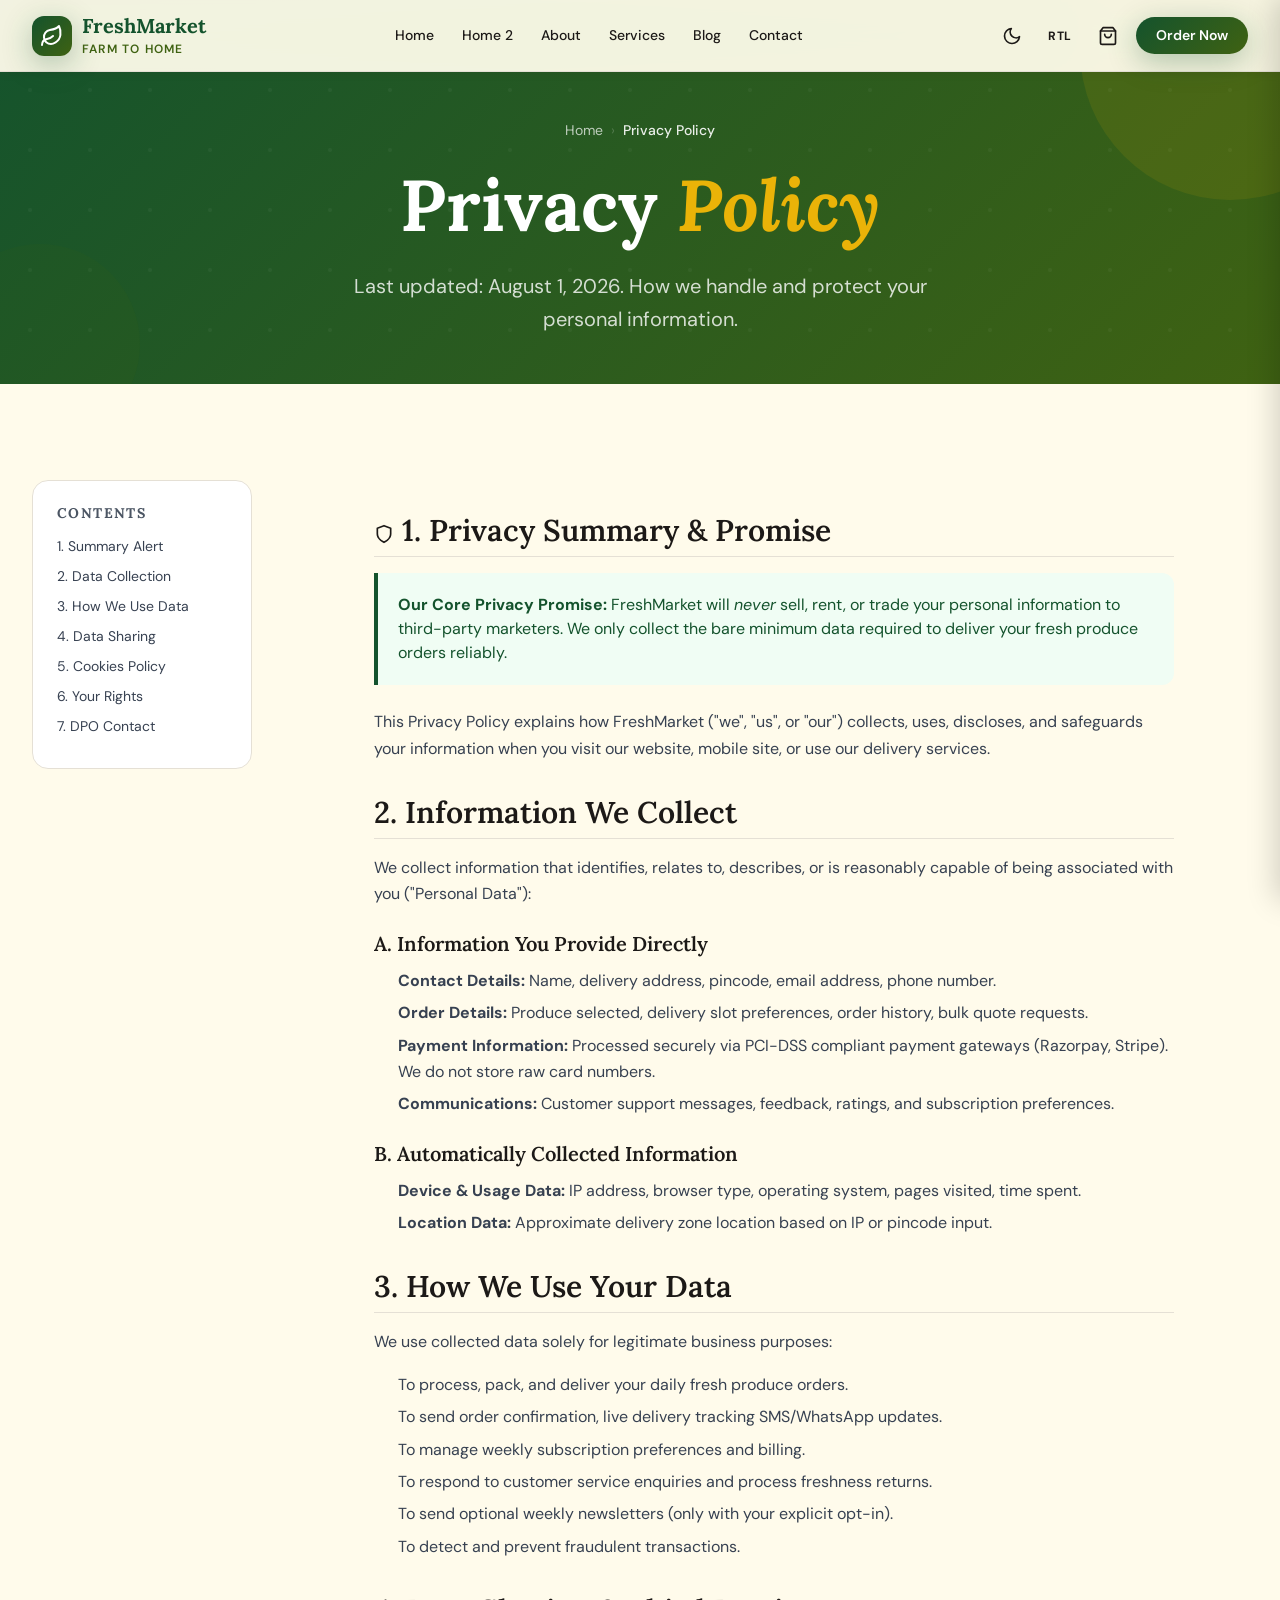
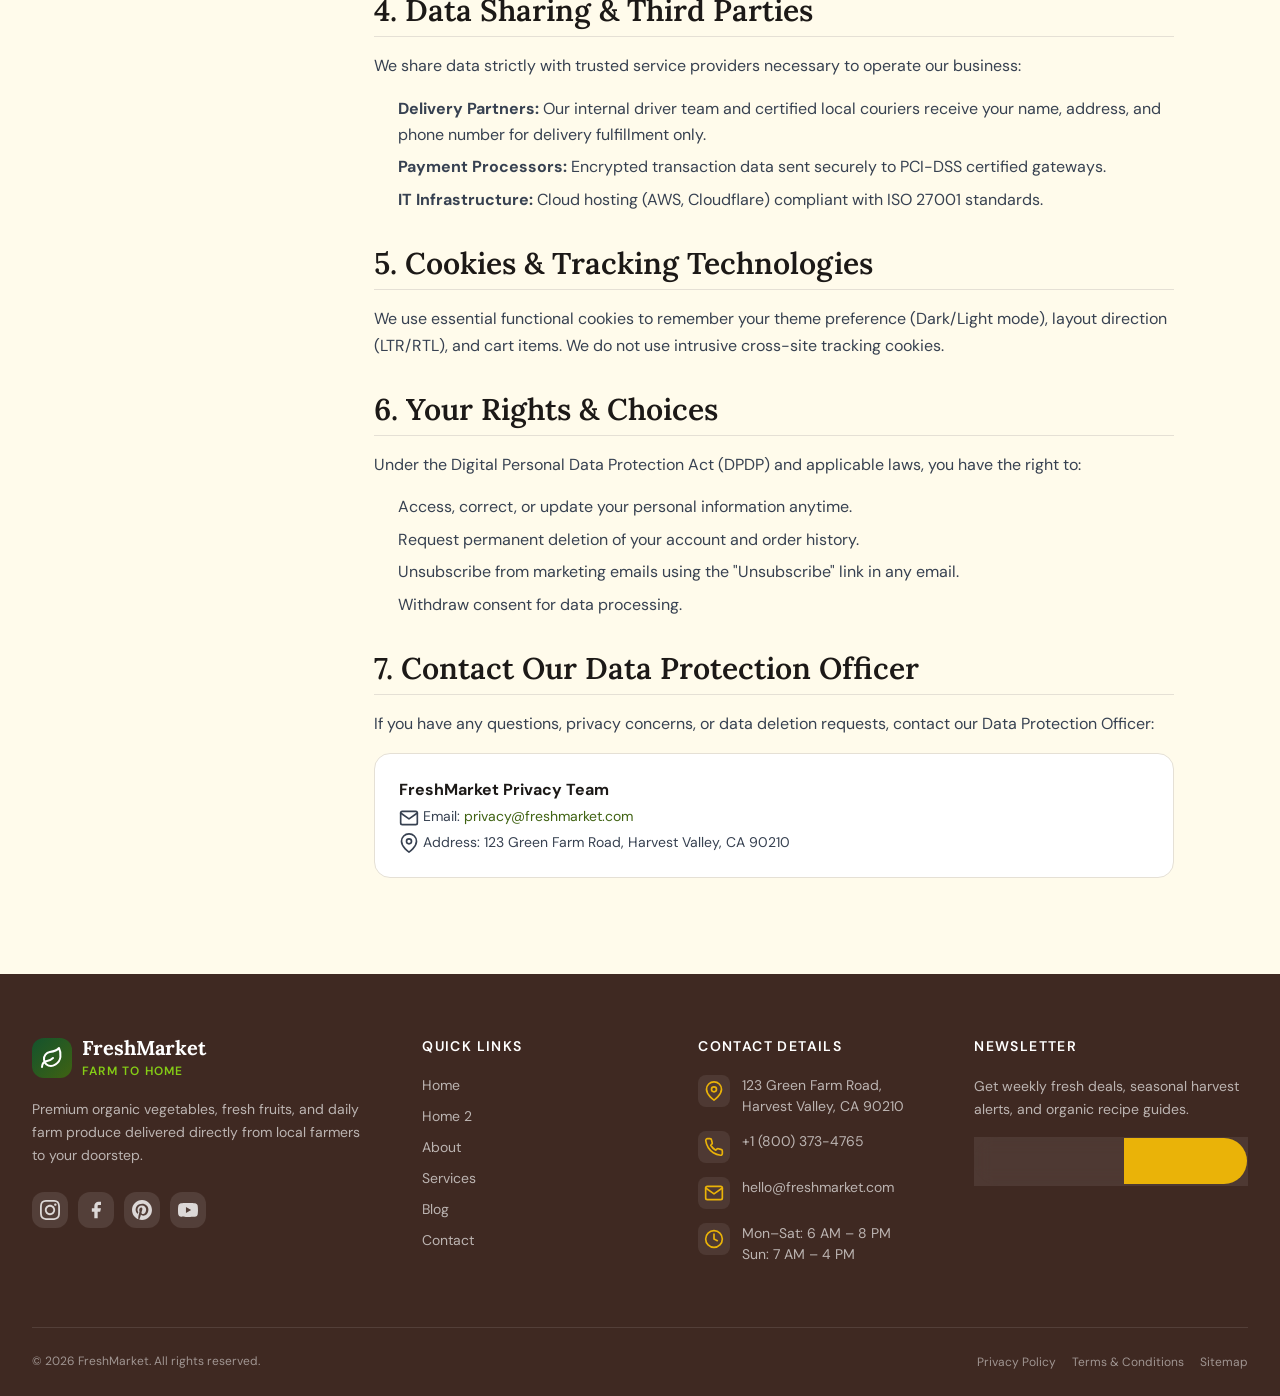
<file: privacy-policy.html>
<!DOCTYPE html>
<html lang="en" dir="ltr" data-theme="light">
<head>
  <meta charset="UTF-8">
  <meta name="viewport" content="width=device-width, initial-scale=1.0">
  <meta name="description" content="FreshMarket Privacy Policy — Learn how we collect, protect, and use your personal data. 100% GDPR and DPDP Act compliant.">
  <meta property="og:title" content="Privacy Policy — FreshMarket">
  <meta name="theme-color" content="#14532D">
  <link rel="canonical" href="privacy-policy.html">
  <title>Privacy Policy — FreshMarket</title>
  <!-- Favicon -->
  <link rel="icon" type="image/svg+xml" href="assets/images/favicon.svg">
  <link rel="icon" type="image/png" sizes="32x32" href="assets/images/favicon-32x32.png">
  <link rel="icon" type="image/png" sizes="16x16" href="assets/images/favicon-16x16.png">
  <link rel="apple-touch-icon" sizes="180x180" href="assets/images/apple-touch-icon.png">
  <link rel="shortcut icon" href="favicon.ico">
  <link rel="stylesheet" href="assets/css/main.css">
  <link rel="stylesheet" href="assets/css/components.css">
  <link rel="stylesheet" href="assets/css/animations.css">
  <link rel="stylesheet" href="assets/css/dark-mode.css">
  <script src="assets/js/icons.js"></script>
  <style>
    .legal-content { max-width:800px; margin:0 auto; }
    .legal-content h2 { font-family:var(--font-serif); font-size:var(--text-3xl); color:var(--text-primary); margin:2rem 0 1rem; border-bottom:1px solid var(--border-light); padding-bottom:0.5rem; }
    .legal-content h3 { font-family:var(--font-serif); font-size:var(--text-xl); color:var(--text-primary); margin:1.5rem 0 0.75rem; }
    .legal-content p { color:var(--text-secondary); line-height:var(--lh-relaxed); margin-bottom:1rem; }
    .legal-content ul { color:var(--text-secondary); line-height:var(--lh-relaxed); margin-bottom:1rem; padding-left:1.5rem; }
    .legal-content li { margin-bottom:0.375rem; }
    .toc-card { background:var(--bg-card); border:1px solid var(--border-light); border-radius:var(--radius-xl); padding:1.5rem; position:sticky; top:calc(var(--navbar-h) + 1rem); }
    .toc-card h4 { font-size:var(--text-sm); font-weight:700; text-transform:uppercase; letter-spacing:var(--ls-wider); color:var(--text-muted); margin-bottom:0.75rem; }
    .toc-card ul { list-style:none; padding:0; margin:0; }
    .toc-card li { margin-bottom:0.375rem; }
    .toc-card a { font-size:var(--text-sm); color:var(--text-secondary); text-decoration:none; transition:color var(--dur-fast); }
    .toc-card a:hover { color:var(--color-forest); }
    /* Responsive */
    @media (max-width: 1024px) {
      .section .container > div { grid-template-columns:1fr !important; gap:2rem !important; }
      .toc-card { position:static; }
    }
    @media (max-width: 480px) {
      .legal-content h2 { font-size:clamp(1.4rem,6vw,1.6rem); margin:1.5rem 0 0.75rem; }
      .legal-content ul { padding-left:1.25rem; }
      .toc-card { padding:1.25rem; }
      .legal-content div[style*="color-forest-50"] { padding:1rem !important; }
      .legal-content div[style*="var(--bg-card)"] { padding:1rem !important; }
    }
  </style>
</head>
<body>
<a href="#main-content" class="skip-link">Skip to main content</a>
<div id="page-loader" aria-hidden="true"><div class="loader-logo"><svg class="icon-svg icon-svg-lg" viewBox="0 0 24 24" fill="none" stroke="currentColor"><path d="M11 20A7 7 0 0 1 9.8 6.1C15.5 5 17 4.4 19 2c1 2 2 4.1 1.4 9-1 7.6-8.6 9-9.4 9z"/><path d="M2 21c0-3 1.85-5.36 5.08-6C9.5 14.52 12 13 13 12"/></svg> FreshMarket</div><div class="loader-bar"><div class="loader-bar-fill"></div></div></div>
<div id="page-transition" aria-hidden="true"></div>
<div class="toast-container" aria-live="polite"></div>

<!-- NAVBAR -->
<header>
  <nav class="navbar scrolled" id="navbar" role="navigation" aria-label="Main navigation">
    <div class="container navbar-inner">
      <a href="index.html" class="navbar-logo" aria-label="FreshMarket Home">
        <div class="logo-icon" aria-hidden="true"><svg class="icon-svg" viewBox="0 0 24 24" fill="none" stroke="currentColor"><path d="M11 20A7 7 0 0 1 9.8 6.1C15.5 5 17 4.4 19 2c1 2 2 4.1 1.4 9-1 7.6-8.6 9-9.4 9z"/><path d="M2 21c0-3 1.85-5.36 5.08-6C9.5 14.52 12 13 13 12"/></svg></div>
        <div class="logo-text"><span class="logo-main">FreshMarket</span><span class="logo-sub">Farm to Home</span></div>
      </a>
      <ul class="nav-menu" role="list">
        <li class="nav-item"><a href="index.html" class="nav-link">Home</a></li>
        <li class="nav-item"><a href="home2.html" class="nav-link">Home 2</a></li>
        <li class="nav-item"><a href="about.html" class="nav-link">About</a></li>
        <li class="nav-item"><a href="services.html" class="nav-link">Services</a></li>
        <li class="nav-item"><a href="blog.html" class="nav-link">Blog</a></li>
        <li class="nav-item"><a href="contact.html" class="nav-link">Contact</a></li>
      </ul>
      <div class="nav-controls">
        <button class="nav-icon-btn theme-toggle" id="theme-btn" aria-label="Toggle dark mode"><span class="theme-icon"><svg class="icon-svg" viewBox="0 0 24 24" fill="none" stroke="currentColor"><path d="M21 12.79A9 9 0 1 1 11.21 3 7 7 0 0 0 21 12.79z"/></svg></span></button>
        <button class="nav-icon-btn rtl-toggle rtl-btn" id="rtl-btn" aria-label="Toggle RTL/LTR">RTL</button>
        <a href="contact.html" class="nav-cta">Order Now</a>
        <button class="hamburger" id="hamburger" aria-label="Open menu" aria-expanded="false" aria-controls="mobile-nav"><span class="bar"></span><span class="bar"></span><span class="bar"></span></button>
      </div>
    </div>
  </nav>
  <div class="mobile-nav-overlay" id="nav-overlay" aria-hidden="true"></div>
  <nav class="mobile-nav" id="mobile-nav" aria-label="Mobile navigation">
    <div class="mobile-nav-header">
      <a href="index.html" class="navbar-logo"><div class="logo-icon"><svg class="icon-svg" viewBox="0 0 24 24" fill="none" stroke="currentColor"><path d="M11 20A7 7 0 0 1 9.8 6.1C15.5 5 17 4.4 19 2c1 2 2 4.1 1.4 9-1 7.6-8.6 9-9.4 9z"/><path d="M2 21c0-3 1.85-5.36 5.08-6C9.5 14.52 12 13 13 12"/></svg></div><div class="logo-text"><span class="logo-main">FreshMarket</span><span class="logo-sub">Farm to Home</span></div></a>
      <button class="mobile-close" id="mobile-close" aria-label="Close menu">✕</button>
    </div>
    <div class="mobile-nav-links">
      <a href="index.html" class="mobile-nav-link"><svg class="icon-svg" viewBox="0 0 24 24" fill="none" stroke="currentColor"><path d="M3 9l9-7 9 7v11a2 2 0 0 1-2 2H5a2 2 0 0 1-2-2z"/></svg> Home</a>
      <a href="home2.html" class="mobile-nav-link"><svg class="icon-svg" viewBox="0 0 24 24" fill="none" stroke="currentColor"><path d="M6 2L3 6v14a2 2 0 0 0 2 2h14a2 2 0 0 0 2-2V6l-3-4z"/><line x1="3" y1="6" x2="21" y2="6"/><path d="M16 10a4 4 0 0 1-8 0"/></svg> Home 2</a>
      <a href="about.html" class="mobile-nav-link"><svg class="icon-svg" viewBox="0 0 24 24" fill="none" stroke="currentColor"><path d="M12 2v20"/><path d="M8 6l4-2 4 2"/><path d="M7 10l5-2 5 2"/><path d="M6 14l6-2 6 2"/><path d="M5 18l7-2 7 2"/></svg> About</a>
      <a href="services.html" class="mobile-nav-link"><svg class="icon-svg" viewBox="0 0 24 24" fill="none" stroke="currentColor"><rect x="1" y="3" width="15" height="13" rx="2"/><polygon points="16 8 20 8 23 11 23 16 16 16 16 8"/><circle cx="5.5" cy="18.5" r="2.5"/><circle cx="18.5" cy="18.5" r="2.5"/></svg> Services</a>
      <a href="blog.html" class="mobile-nav-link"><svg class="icon-svg" viewBox="0 0 24 24" fill="none" stroke="currentColor"><path d="M19 20H5a2 2 0 0 1-2-2V6a2 2 0 0 1 2-2h10a2 2 0 0 1 2 2v1m2 13a2 2 0 0 1-2-2V7m2 13a2 2 0 0 0 2-2V9a2 2 0 0 0-2-2h-2"/><line x1="7" y1="8" x2="11" y2="8"/><line x1="7" y1="12" x2="13" y2="12"/><line x1="7" y1="16" x2="11" y2="16"/></svg> Blog</a>
      <a href="contact.html" class="mobile-nav-link"><svg class="icon-svg" viewBox="0 0 24 24" fill="none" stroke="currentColor"><path d="M22 16.92v3a2 2 0 0 1-2.18 2 19.79 19.79 0 0 1-8.63-3.07 19.5 19.5 0 0 1-6-6 19.79 19.79 0 0 1-3.07-8.67A2 2 0 0 1 4.11 2h3a2 2 0 0 1 2 1.72 12.84 12.84 0 0 0 .7 2.81 2 2 0 0 1-.45 2.11L8.09 9.91a16 16 0 0 0 6 6l1.27-1.27a2 2 0 0 1 2.11-.45 12.84 12.84 0 0 0 2.81.7A2 2 0 0 1 22 16.92z"/></svg> Contact</a>
    </div>
    <div class="mobile-nav-footer">
      <a href="contact.html" class="mobile-cta"><svg class="icon-svg" viewBox="0 0 24 24" fill="none" stroke="currentColor"><path d="M1 1h4l2.68 13.39a2 2 0 0 0 2 1.61h9.72a2 2 0 0 0 2-1.61L23 6H6"/></svg> Order Fresh Produce</a>
      <div style="display:flex;gap:0.75rem;justify-content:center;margin-top:1rem;">
        <button class="theme-toggle nav-icon-btn" aria-label="Toggle theme"><span class="theme-icon"><svg class="icon-svg" viewBox="0 0 24 24" fill="none" stroke="currentColor"><path d="M21 12.79A9 9 0 1 1 11.21 3 7 7 0 0 0 21 12.79z"/></svg></span></button>
        <button class="rtl-toggle nav-icon-btn rtl-btn" aria-label="Toggle direction">RTL</button>
      </div>
    </div>
  </nav>
</header>

<main id="main-content">

  <!-- ══ SECTION 1: HERO ══ -->
  <section class="page-hero" aria-labelledby="policy-hero-heading">
    <div class="shape-1" aria-hidden="true"></div>
    <div class="shape-2" aria-hidden="true"></div>
    <div class="container" style="position:relative;z-index:1;">
      <nav class="breadcrumb" aria-label="Breadcrumb"><a href="index.html">Home</a><span class="sep">›</span><span class="current" aria-current="page">Privacy Policy</span></nav>
      <h1 class="page-hero-title" id="policy-hero-heading">Privacy <em>Policy</em></h1>
      <p class="page-hero-subtitle">Last updated: August 1, 2026. How we handle and protect your personal information.</p>
    </div>
  </section>

  <!-- ══ SECTION 2: CONTENT ══ -->
  <section class="section bg-primary">
    <div class="container">
      <div style="display:grid;grid-template-columns:220px 1fr;gap:3rem;align-items:start;">

        <aside>
          <div class="toc-card">
            <h4>Contents</h4>
            <ul>
              <li><a href="#summary">1. Summary Alert</a></li>
              <li><a href="#data-collection">2. Data Collection</a></li>
              <li><a href="#how-we-use">3. How We Use Data</a></li>
              <li><a href="#data-sharing">4. Data Sharing</a></li>
              <li><a href="#cookies">5. Cookies Policy</a></li>
              <li><a href="#your-rights">6. Your Rights</a></li>
              <li><a href="#contact-dpo">7. DPO Contact</a></li>
            </ul>
          </div>
        </aside>

        <article class="legal-content">

          <!-- Section 1 -->
          <h2 id="summary"><svg class="icon-svg" viewBox="0 0 24 24" fill="none" stroke="currentColor"><path d="M12 22s8-4 8-10V5l-8-3-8 3v7c0 6 8 10 8 10z"/></svg> 1. Privacy Summary &amp; Promise</h2>
          <div style="background:var(--color-forest-50);border-left:4px solid var(--color-forest);border-radius:0 var(--radius-lg) var(--radius-lg) 0;padding:1.25rem;margin-bottom:1.5rem;color:var(--color-forest);">
            <strong>Our Core Privacy Promise:</strong> FreshMarket will <em>never</em> sell, rent, or trade your personal information to third-party marketers. We only collect the bare minimum data required to deliver your fresh produce orders reliably.
          </div>
          <p>This Privacy Policy explains how FreshMarket ("we", "us", or "our") collects, uses, discloses, and safeguards your information when you visit our website, mobile site, or use our delivery services.</p>

          <!-- Section 2 -->
          <h2 id="data-collection">2. Information We Collect</h2>
          <p>We collect information that identifies, relates to, describes, or is reasonably capable of being associated with you ("Personal Data"):</p>

          <h3>A. Information You Provide Directly</h3>
          <ul>
            <li><strong>Contact Details:</strong> Name, delivery address, pincode, email address, phone number.</li>
            <li><strong>Order Details:</strong> Produce selected, delivery slot preferences, order history, bulk quote requests.</li>
            <li><strong>Payment Information:</strong> Processed securely via PCI-DSS compliant payment gateways (Razorpay, Stripe). We do not store raw card numbers.</li>
            <li><strong>Communications:</strong> Customer support messages, feedback, ratings, and subscription preferences.</li>
          </ul>

          <h3>B. Automatically Collected Information</h3>
          <ul>
            <li><strong>Device &amp; Usage Data:</strong> IP address, browser type, operating system, pages visited, time spent.</li>
            <li><strong>Location Data:</strong> Approximate delivery zone location based on IP or pincode input.</li>
          </ul>

          <!-- Section 3 -->
          <h2 id="how-we-use">3. How We Use Your Data</h2>
          <p>We use collected data solely for legitimate business purposes:</p>
          <ul>
            <li>To process, pack, and deliver your daily fresh produce orders.</li>
            <li>To send order confirmation, live delivery tracking SMS/WhatsApp updates.</li>
            <li>To manage weekly subscription preferences and billing.</li>
            <li>To respond to customer service enquiries and process freshness returns.</li>
            <li>To send optional weekly newsletters (only with your explicit opt-in).</li>
            <li>To detect and prevent fraudulent transactions.</li>
          </ul>

          <!-- Section 4 -->
          <h2 id="data-sharing">4. Data Sharing &amp; Third Parties</h2>
          <p>We share data strictly with trusted service providers necessary to operate our business:</p>
          <ul>
            <li><strong>Delivery Partners:</strong> Our internal driver team and certified local couriers receive your name, address, and phone number for delivery fulfillment only.</li>
            <li><strong>Payment Processors:</strong> Encrypted transaction data sent securely to PCI-DSS certified gateways.</li>
            <li><strong>IT Infrastructure:</strong> Cloud hosting (AWS, Cloudflare) compliant with ISO 27001 standards.</li>
          </ul>

          <!-- Section 5 -->
          <h2 id="cookies">5. Cookies &amp; Tracking Technologies</h2>
          <p>We use essential functional cookies to remember your theme preference (Dark/Light mode), layout direction (LTR/RTL), and cart items. We do not use intrusive cross-site tracking cookies.</p>

          <!-- Section 6 -->
          <h2 id="your-rights">6. Your Rights &amp; Choices</h2>
          <p>Under the Digital Personal Data Protection Act (DPDP) and applicable laws, you have the right to:</p>
          <ul>
            <li>Access, correct, or update your personal information anytime.</li>
            <li>Request permanent deletion of your account and order history.</li>
            <li>Unsubscribe from marketing emails using the "Unsubscribe" link in any email.</li>
            <li>Withdraw consent for data processing.</li>
          </ul>

          <!-- Section 7 -->
          <h2 id="contact-dpo">7. Contact Our Data Protection Officer</h2>
          <p>If you have any questions, privacy concerns, or data deletion requests, contact our Data Protection Officer:</p>
          <div style="background:var(--bg-card);border:1px solid var(--border-light);border-radius:var(--radius-xl);padding:1.5rem;margin-top:1rem;">
            <div style="font-weight:700;color:var(--text-primary);margin-bottom:0.25rem;">FreshMarket Privacy Team</div>
            <div style="color:var(--text-secondary);font-size:var(--text-sm);"><svg class="icon-svg" viewBox="0 0 24 24" fill="none" stroke="currentColor"><path d="M4 4h16c1.1 0 2 .9 2 2v12c0 1.1-.9 2-2 2H4c-1.1 0-2-.9-2-2V6c0-1.1.9-2 2-2z"/><polyline points="22,6 12,13 2,6"/></svg> Email: <a href="mailto:privacy@freshmarket.com" style="color:var(--color-leaf);">privacy@freshmarket.com</a></div>
            <div style="color:var(--text-secondary);font-size:var(--text-sm);margin-top:0.25rem;"><svg class="icon-svg" viewBox="0 0 24 24" fill="none" stroke="currentColor"><path d="M21 10c0 7-9 13-9 13s-9-6-9-13a9 9 0 0 1 18 0z"/><circle cx="12" cy="10" r="3"/></svg> Address: 123 Green Farm Road, Harvest Valley, CA 90210</div>
          </div>

        </article>

      </div>
    </div>
  </section>

</main>

<!-- FOOTER -->
<footer class="footer" aria-label="Site footer">
  <div class="container">
    <div class="footer-grid">

      <!-- Column 1: Company / Brand -->
      <div class="footer-brand">
        <a href="index.html" class="footer-logo" aria-label="FreshMarket Home">
          <div class="logo-icon" aria-hidden="true">
            <svg class="icon-svg" viewBox="0 0 24 24" fill="none" stroke="currentColor"><path d="M11 20A7 7 0 0 1 9.8 6.1C15.5 5 17 4.4 19 2c1 2 2 4.1 1.4 9-1 7.6-8.6 9-9.4 9z"/><path d="M2 21c0-3 1.85-5.36 5.08-6C9.5 14.52 12 13 13 12"/></svg>
          </div>
          <div class="logo-text">
            <span class="logo-main">FreshMarket</span>
            <span class="logo-sub">Farm to Home</span>
          </div>
        </a>
        <p>Premium organic vegetables, fresh fruits, and daily farm produce delivered directly from local farmers to your doorstep.</p>
        <div class="footer-socials">
          <a href="https://www.instagram.com/" class="footer-social-link" target="_blank" rel="noopener noreferrer" aria-label="Instagram">
            <svg class="icon-svg" viewBox="0 0 24 24" fill="currentColor"><path d="M12 2.163c3.204 0 3.584.012 4.85.07 3.252.148 4.771 1.691 4.919 4.919.058 1.265.069 1.645.069 4.849 0 3.205-.012 3.584-.069 4.849-.149 3.225-1.664 4.771-4.919 4.919-1.266.058-1.644.07-4.85.07-3.204 0-3.584-.012-4.849-.07-3.26-.149-4.771-1.699-4.919-4.92-.058-1.265-.07-1.644-.07-4.849 0-3.204.013-3.583.07-4.849.149-3.227 1.664-4.771 4.919-4.919 1.266-.057 1.645-.069 4.849-.069zm0-2.163c-3.259 0-3.667.014-4.947.072-4.358.2-6.78 2.618-6.98 6.98-.059 1.281-.073 1.689-.073 4.948 0 3.259.014 3.668.072 4.948.2 4.358 2.618 6.78 6.98 6.98 1.281.058 1.689.072 4.948.072 3.259 0 3.668-.014 4.948-.072 4.354-.2 6.782-2.618 6.979-6.98.059-1.28.073-1.689.073-4.948 0-3.259-.014-3.667-.072-4.947-.196-4.354-2.617-6.78-6.979-6.98-1.281-.059-1.69-.073-4.949-.073zm0 5.838c-3.403 0-6.162 2.759-6.162 6.162s2.759 6.163 6.162 6.163 6.162-2.759 6.162-6.163c0-3.403-2.759-6.162-6.162-6.162zm0 10.162c-2.209 0-4-1.79-4-4 0-2.209 1.791-4 4-4s4 1.791 4 4c0 2.21-1.791 4-4 4zm6.406-11.845c-.796 0-1.441.645-1.441 1.44s.645 1.44 1.441 1.44c.795 0 1.439-.645 1.439-1.44s-.644-1.44-1.439-1.44z"/></svg>
          </a>
          <a href="https://www.facebook.com/" class="footer-social-link" target="_blank" rel="noopener noreferrer" aria-label="Facebook">
            <svg class="icon-svg" viewBox="0 0 24 24" fill="currentColor"><path d="M18 2h-3a5 5 0 0 0-5 5v3H7v4h3v8h4v-8h3l1-4h-4V7a1 1 0 0 1 1-1h3z"/></svg>
          </a>
          <a href="https://www.pinterest.com/" class="footer-social-link" target="_blank" rel="noopener noreferrer" aria-label="Pinterest">
            <svg class="icon-svg" viewBox="0 0 24 24" fill="currentColor"><path d="M12.017 0C5.396 0 .029 5.367.029 11.987c0 5.079 3.158 9.417 7.618 11.162-.105-.949-.199-2.403.041-3.439.219-.937 1.406-5.957 1.406-5.957s-.359-.72-.359-1.781c0-1.663.967-2.911 2.168-2.911 1.024 0 1.518.769 1.518 1.688 0 1.029-.653 2.567-.992 3.992-.285 1.193.6 2.165 1.775 2.165 2.128 0 3.768-2.245 3.768-5.487 0-2.861-2.063-4.869-5.008-4.869-3.41 0-5.409 2.562-5.409 5.199 0 1.033.394 2.143.889 2.741.099.12.112.225.085.345-.09.375-.293 1.199-.334 1.363-.053.225-.172.271-.401.165-1.495-.69-2.433-2.878-2.433-4.646 0-3.776 2.748-7.252 7.92-7.252 4.158 0 7.392 2.967 7.392 6.923 0 4.135-2.607 7.462-6.233 7.462-1.214 0-2.354-.629-2.758-1.379l-.749 2.848c-.269 1.045-1.004 2.352-1.498 3.146 1.123.345 2.306.535 3.55.535 6.607 0 11.985-5.365 11.985-11.987C24.002 5.367 18.624 0 12.017 0z"/></svg>
          </a>
          <a href="https://www.youtube.com/" class="footer-social-link" target="_blank" rel="noopener noreferrer" aria-label="YouTube">
            <svg class="icon-svg" viewBox="0 0 24 24" fill="currentColor"><path d="M23.498 6.186a3.016 3.016 0 0 0-2.122-2.136C19.505 3.545 12 3.545 12 3.545s-7.505 0-9.377.505A3.017 3.017 0 0 0 .502 6.186C0 8.07 0 12 0 12s0 3.93.502 5.814a3.016 3.016 0 0 0 2.122 2.136c1.871.505 9.376.505 9.376.505s7.505 0 9.377-.505a3.015 3.015 0 0 0 2.122-2.136C24 15.93 24 12 24 12s0-3.93-.502-5.814zM9.545 15.568V8.432L15.818 12l-6.273 3.568z"/></svg>
          </a>
        </div>
      </div>

      <!-- Column 2: Quick Links -->
      <div class="footer-col">
        <h4>Quick Links</h4>
        <ul class="footer-links">
          <li><a href="index.html" class="footer-link">Home</a></li>
          <li><a href="home2.html" class="footer-link">Home 2</a></li>
          <li><a href="about.html" class="footer-link">About</a></li>
          <li><a href="services.html" class="footer-link">Services</a></li>
          <li><a href="blog.html" class="footer-link">Blog</a></li>
          <li><a href="contact.html" class="footer-link">Contact</a></li>
        </ul>
      </div>

      <!-- Column 3: Contact Details -->
      <div class="footer-col">
        <h4>Contact Details</h4>
        <div class="footer-contact-item">
          <div class="icon"><svg class="icon-svg" viewBox="0 0 24 24" fill="none" stroke="currentColor"><path d="M21 10c0 7-9 13-9 13s-9-6-9-13a9 9 0 0 1 18 0z"/><circle cx="12" cy="10" r="3"/></svg></div>
          <div>123 Green Farm Road, Harvest Valley, CA 90210</div>
        </div>
        <div class="footer-contact-item">
          <div class="icon"><svg class="icon-svg" viewBox="0 0 24 24" fill="none" stroke="currentColor"><path d="M22 16.92v3a2 2 0 0 1-2.18 2 19.79 19.79 0 0 1-8.63-3.07 19.5 19.5 0 0 1-6-6 19.79 19.79 0 0 1-3.07-8.67A2 2 0 0 1 4.11 2h3a2 2 0 0 1 2 1.72 12.84 12.84 0 0 0 .7 2.81 2 2 0 0 1-.45 2.11L8.09 9.91a16 16 0 0 0 6 6l1.27-1.27a2 2 0 0 1 2.11-.45 12.84 12.84 0 0 0 2.81.7A2 2 0 0 1 22 16.92z"/></svg></div>
          <div><a href="tel:+18003734765" style="color:inherit;">+1 (800) 373-4765</a></div>
        </div>
        <div class="footer-contact-item">
          <div class="icon"><svg class="icon-svg" viewBox="0 0 24 24" fill="none" stroke="currentColor"><path d="M4 4h16c1.1 0 2 .9 2 2v12c0 1.1-.9 2-2 2H4c-1.1 0-2-.9-2-2V6c0-1.1.9-2 2-2z"/><polyline points="22,6 12,13 2,6"/></svg></div>
          <div><a href="mailto:hello@freshmarket.com" style="color:inherit;">hello@freshmarket.com</a></div>
        </div>
        <div class="footer-contact-item">
          <div class="icon"><svg class="icon-svg" viewBox="0 0 24 24" fill="none" stroke="currentColor"><circle cx="12" cy="12" r="10"/><polyline points="12 6 12 12 16 14"/></svg></div>
          <div>Mon–Sat: 6 AM – 8 PM<br>Sun: 7 AM – 4 PM</div>
        </div>
      </div>

      <!-- Column 4: Newsletter -->
      <div class="footer-col">
        <h4>Newsletter</h4>
        <p class="footer-newsletter-desc">Get weekly fresh deals, seasonal harvest alerts, and organic recipe guides.</p>
        <form class="newsletter-form footer-newsletter-form" action="#" method="post" novalidate aria-label="Newsletter subscription">
          <label for="footer-email" class="sr-only">Email address</label>
          <input type="email" id="footer-email" name="email" class="footer-newsletter-input" placeholder="Enter your email" required>
          <button type="submit" class="footer-newsletter-btn">Subscribe</button>
        </form>
      </div>

    </div>

    <!-- Bottom Footer Row -->
    <div class="footer-bottom">
      <p class="footer-copy">© 2026 FreshMarket. All rights reserved.</p>
      <div class="footer-legal-links">
        <a href="privacy-policy.html" class="footer-legal-link">Privacy Policy</a>
        <a href="terms.html" class="footer-legal-link">Terms &amp; Conditions</a>
        <a href="sitemap.html" class="footer-legal-link">Sitemap</a>
      </div>
    </div>
  </div>
</footer>

<button class="back-to-top" id="back-to-top" aria-label="Back to top">↑</button>
<script src="assets/js/main.js"></script>
<script src="assets/js/animations.js"></script>
<script src="assets/js/utils.js"></script>
</body>
</html>
</file>
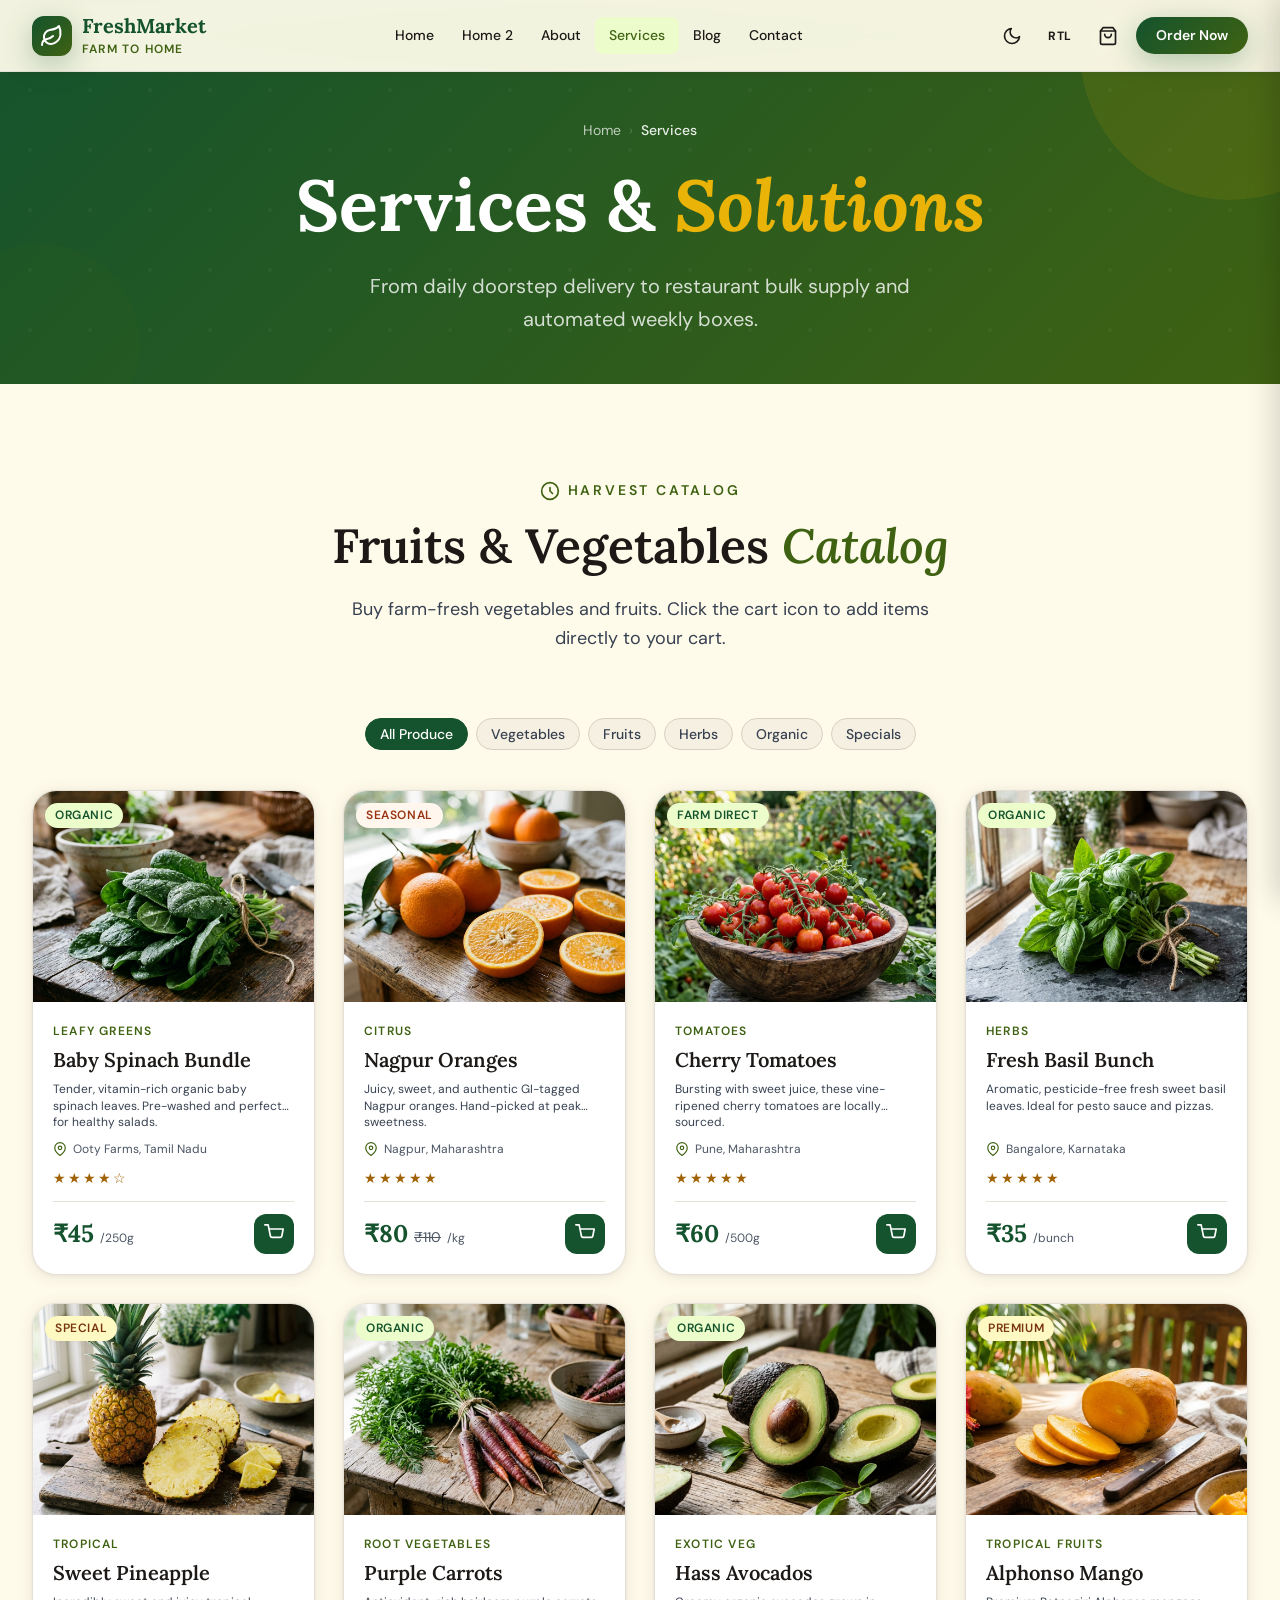
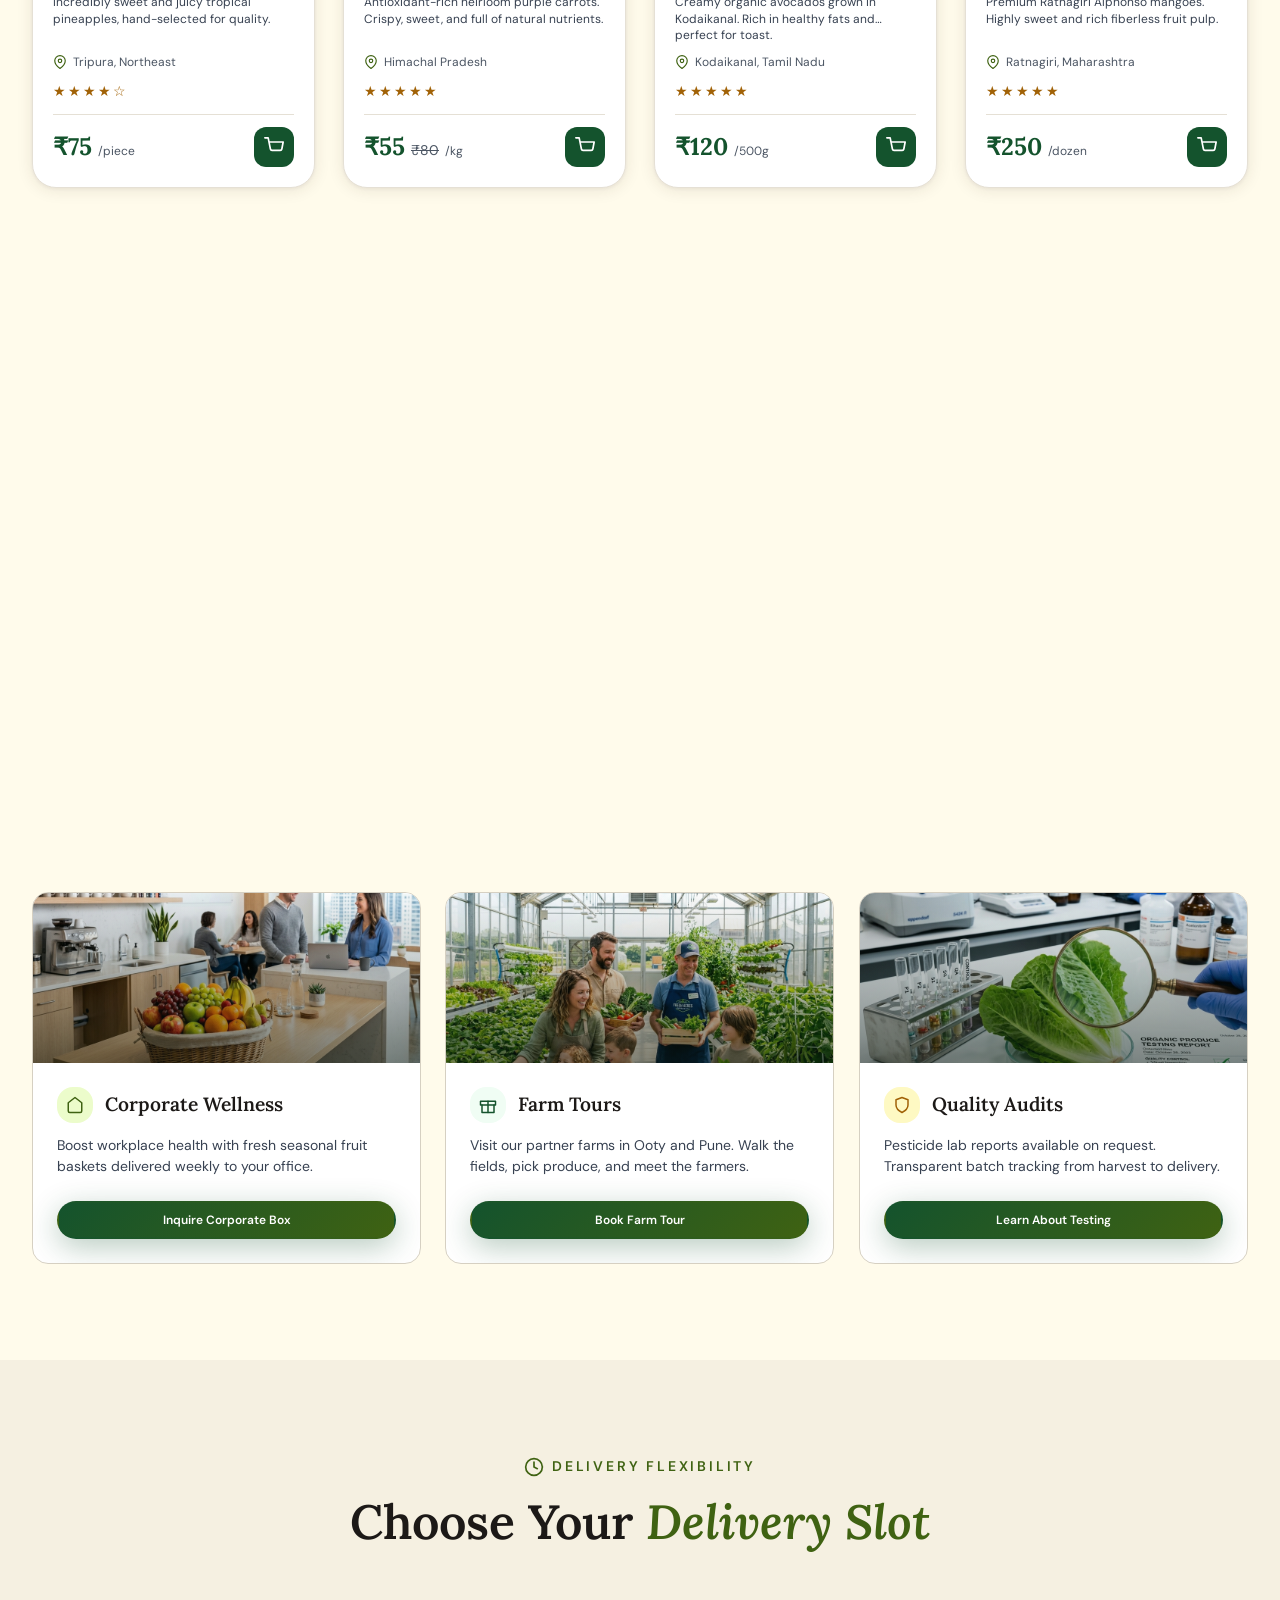
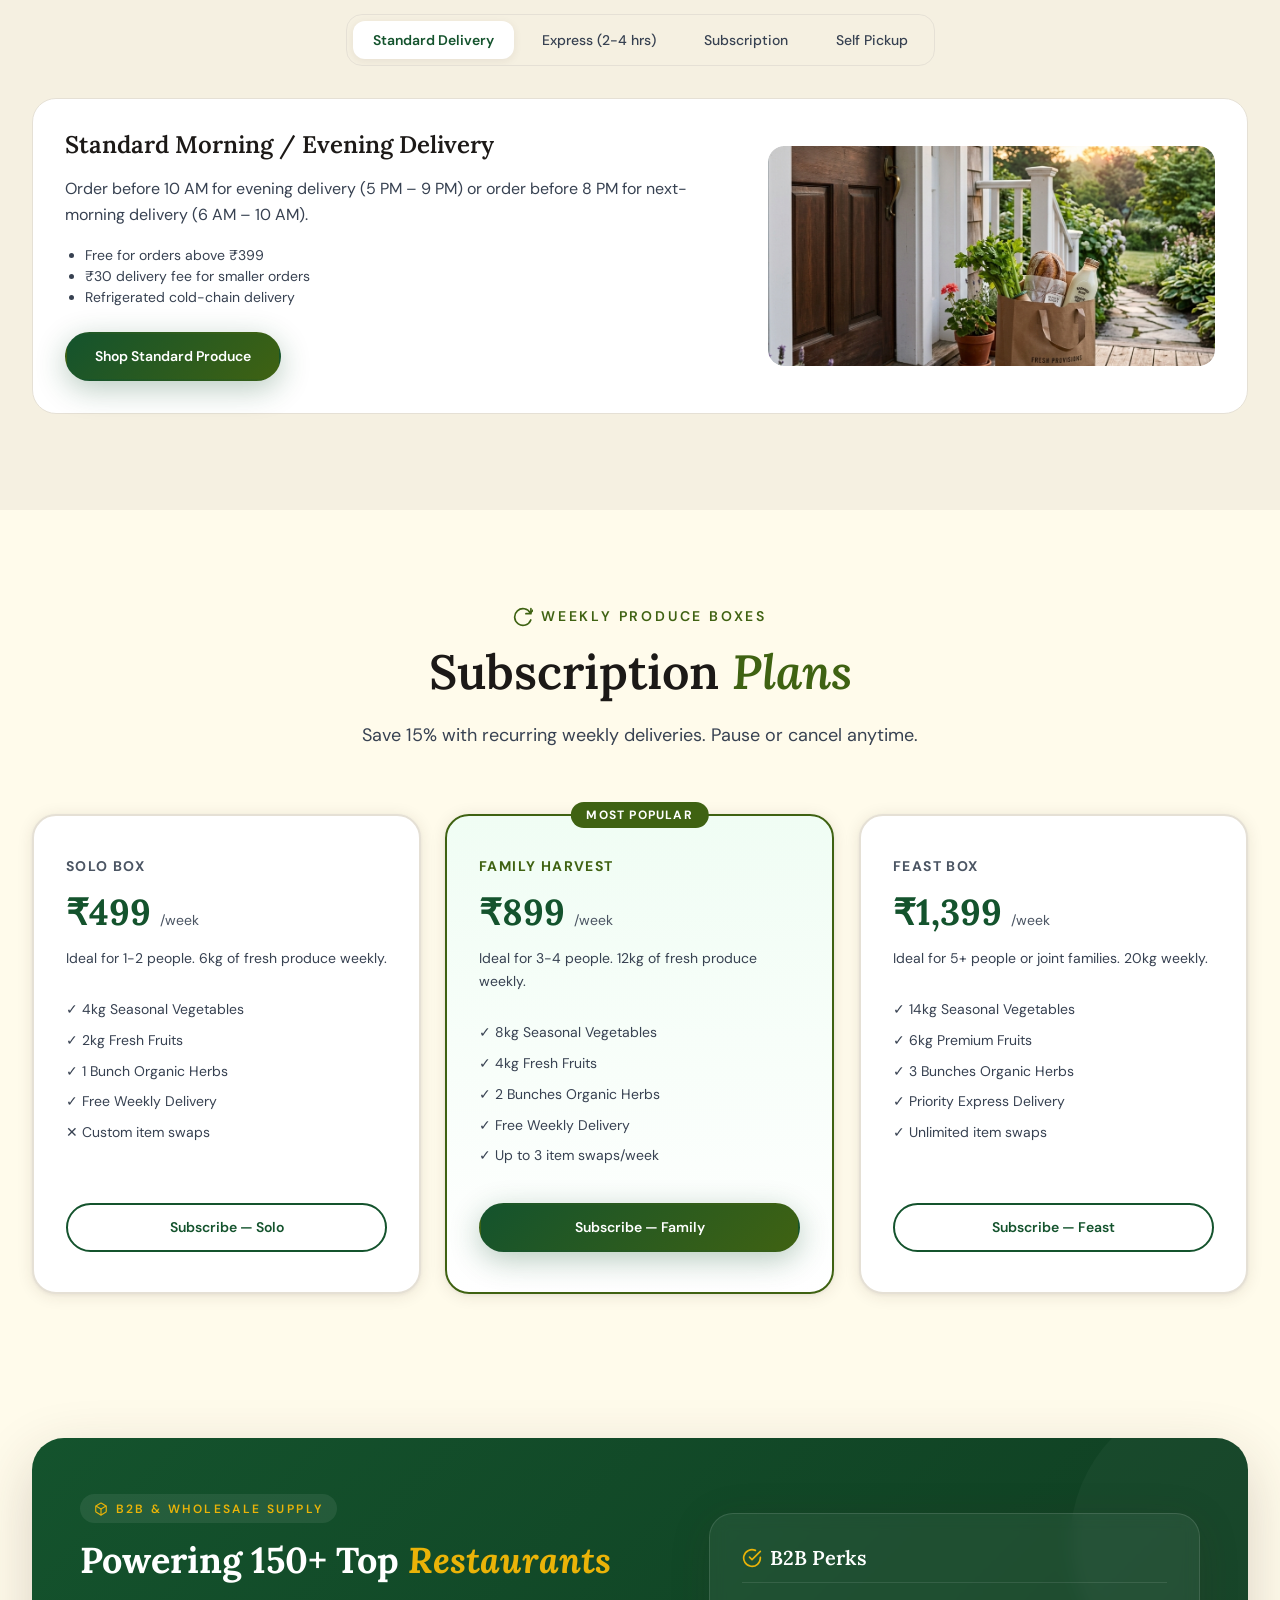
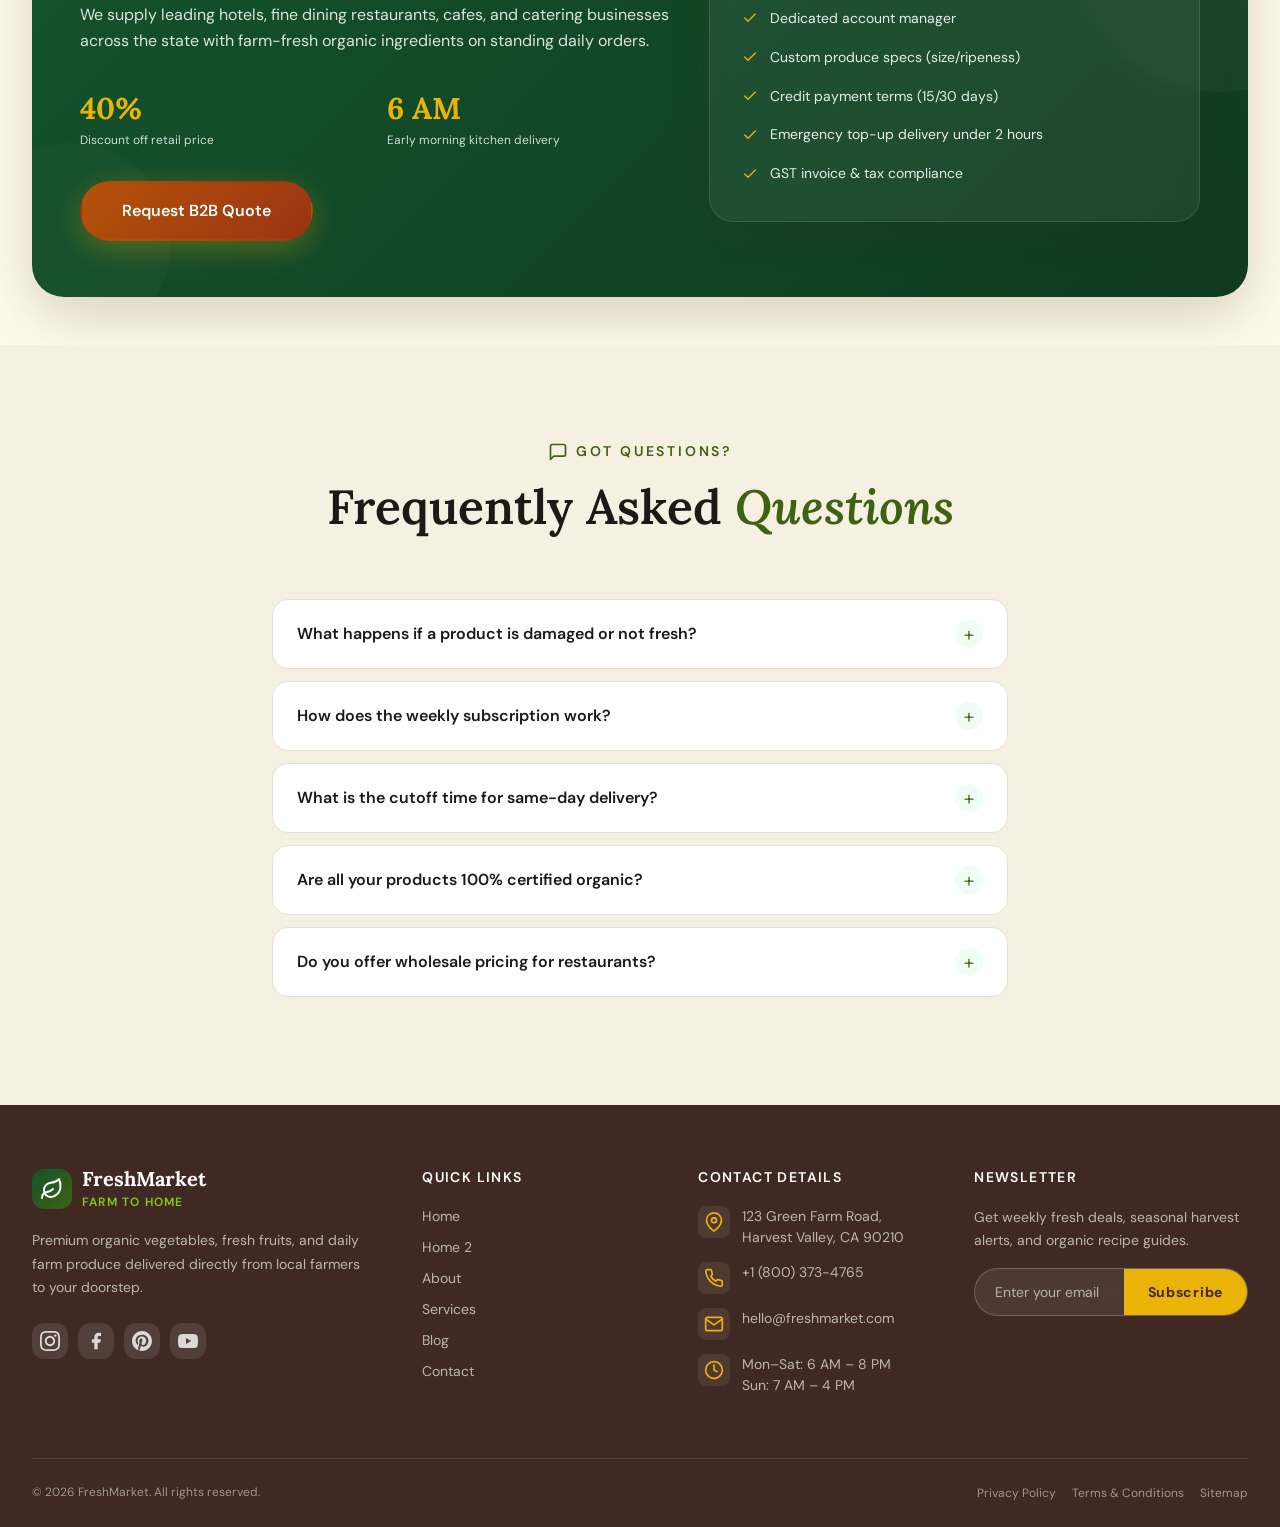
<file: services.html>
<!DOCTYPE html>
<html lang="en" dir="ltr" data-theme="light">
<head>
  <meta charset="UTF-8">
  <meta name="viewport" content="width=device-width, initial-scale=1.0">
  <meta name="description" content="FreshMarket Services — Delivery options, organic subscription plans, bulk wholesale supply, and local farm sourcing.">
  <meta property="og:title" content="Our Services — FreshMarket">
  <meta name="theme-color" content="#14532D">
  <link rel="canonical" href="services.html">
  <title>Our Services — FreshMarket</title>
  <!-- Favicon -->
  <link rel="icon" type="image/svg+xml" href="assets/images/favicon.svg">
  <link rel="icon" type="image/png" sizes="32x32" href="assets/images/favicon-32x32.png">
  <link rel="icon" type="image/png" sizes="16x16" href="assets/images/favicon-16x16.png">
  <link rel="apple-touch-icon" sizes="180x180" href="assets/images/apple-touch-icon.png">
  <link rel="shortcut icon" href="favicon.ico">
  <link rel="stylesheet" href="assets/css/main.css">
  <link rel="stylesheet" href="assets/css/components.css">
  <link rel="stylesheet" href="assets/css/animations.css">
  <link rel="stylesheet" href="assets/css/dark-mode.css">
  <script src="assets/js/icons.js"></script>
  <style>
    .pricing-card { display: flex; flex-direction: column; background: var(--bg-card); border: 2px solid var(--border-light); border-radius: var(--radius-2xl); padding: 2.5rem 2rem; position: relative; transition: all var(--dur-normal); box-shadow: var(--shadow-card); }
    .pricing-card:hover { transform: translateY(-6px); box-shadow: var(--shadow-xl); }
    .pricing-card.featured { border-color: var(--color-leaf); background: linear-gradient(180deg, var(--color-forest-50) 0%, var(--bg-card) 100%); }
    .pricing-popular-tag { position: absolute; top: -14px; left: 50%; transform: translateX(-50%); background: var(--color-leaf); color: white; padding: 0.25rem 1rem; border-radius: var(--radius-full); font-size: var(--text-xs); font-weight: 700; text-transform: uppercase; letter-spacing: var(--ls-wider); }
    .pricing-card .btn { margin-top: auto; }
    .catalog-grid { display: grid; grid-template-columns: repeat(auto-fit, minmax(280px, 1fr)); gap: 1.75rem; justify-content: center; }
    @media (min-width: 1268px) { .catalog-grid { grid-template-columns: repeat(auto-fit, minmax(280px, calc(25% - 1.3125rem))); } }
    @media (min-width: 960px) and (max-width: 1267px) { .catalog-grid { grid-template-columns: repeat(auto-fit, minmax(280px, calc(33.333% - 1.166666rem))); } }
    @media (min-width: 652px) and (max-width: 959px) { .catalog-grid { grid-template-columns: repeat(auto-fit, minmax(280px, calc(50% - 0.875rem))); } }

    /* ============ Services responsive additions (desktop unaffected) ============ */
    /* Delivery option cards: text + image stack below 768px */
    @media (max-width: 768px) {
      .tab-panel > div {
        grid-template-columns: 1fr !important;
        gap: 1.5rem !important;
        padding: 1.5rem !important;
      }
      /* Bulk/wholesale CTA: tighter padding, single column */
      #bulk-supply .container > div { padding: 2.5rem 1.5rem; }
      #bulk-supply .container > div > div {
        grid-template-columns: 1fr !important;
        gap: 2rem !important;
      }
    }
    /* Tablet/small screens: trim paddings and CTA heading */
    @media (max-width: 640px) {
      .tab-panel > div { padding: 1.25rem !important; }
      #bulk-supply .container > div { padding: 2rem 1.25rem; }
      #bulk-supply [data-reveal="fade-left"] { padding: 1.5rem !important; }
      #bulk-supply h2 { font-size: 1.875rem !important; }
    }
    /* Phones: single-column stats, shorter slot images, tighter cards */
    @media (max-width: 480px) {
      #bulk-supply [style*="1fr 1fr"] { grid-template-columns: 1fr !important; }
      #bulk-supply h2 { font-size: 1.625rem !important; }
      .tab-panel > div > div > img { height: 180px !important; }
      .pricing-card { padding: 1.75rem 1.25rem; }
      .product-card-body { padding: 1rem; }
    }
  </style>
</head>
<body>
<a href="#main-content" class="skip-link">Skip to main content</a>
<div id="page-loader" aria-hidden="true"><div class="loader-logo"><svg class="icon-svg icon-svg-lg" viewBox="0 0 24 24" fill="none" stroke="currentColor"><path d="M11 20A7 7 0 0 1 9.8 6.1C15.5 5 17 4.4 19 2c1 2 2 4.1 1.4 9-1 7.6-8.6 9-9.4 9z"/><path d="M2 21c0-3 1.85-5.36 5.08-6C9.5 14.52 12 13 13 12"/></svg> FreshMarket</div><div class="loader-bar"><div class="loader-bar-fill"></div></div></div>
<div id="page-transition" aria-hidden="true"></div>
<div class="toast-container" aria-live="polite"></div>

<!-- NAVBAR -->
<header>
  <nav class="navbar scrolled" id="navbar" role="navigation" aria-label="Main navigation">
    <div class="container navbar-inner">
      <a href="index.html" class="navbar-logo" aria-label="FreshMarket Home">
        <div class="logo-icon" aria-hidden="true"><svg class="icon-svg" viewBox="0 0 24 24" fill="none" stroke="currentColor"><path d="M11 20A7 7 0 0 1 9.8 6.1C15.5 5 17 4.4 19 2c1 2 2 4.1 1.4 9-1 7.6-8.6 9-9.4 9z"/><path d="M2 21c0-3 1.85-5.36 5.08-6C9.5 14.52 12 13 13 12"/></svg></div>
        <div class="logo-text"><span class="logo-main">FreshMarket</span><span class="logo-sub">Farm to Home</span></div>
      </a>
      <ul class="nav-menu" role="list">
        <li class="nav-item"><a href="index.html" class="nav-link">Home</a></li>
        <li class="nav-item"><a href="home2.html" class="nav-link">Home 2</a></li>
        <li class="nav-item"><a href="about.html" class="nav-link">About</a></li>
        <li class="nav-item"><a href="services.html" class="nav-link active" aria-current="page">Services</a></li>
        <li class="nav-item"><a href="blog.html" class="nav-link">Blog</a></li>
        <li class="nav-item"><a href="contact.html" class="nav-link">Contact</a></li>
      </ul>
      <div class="nav-controls">
        <button class="nav-icon-btn theme-toggle" id="theme-btn" aria-label="Toggle dark mode"><span class="theme-icon"><svg class="icon-svg" viewBox="0 0 24 24" fill="none" stroke="currentColor"><path d="M21 12.79A9 9 0 1 1 11.21 3 7 7 0 0 0 21 12.79z"/></svg></span></button>
        <button class="nav-icon-btn rtl-toggle rtl-btn" id="rtl-btn" aria-label="Toggle RTL/LTR">RTL</button>
        <a href="contact.html" class="nav-cta">Order Now</a>
        <button class="hamburger" id="hamburger" aria-label="Open menu" aria-expanded="false" aria-controls="mobile-nav"><span class="bar"></span><span class="bar"></span><span class="bar"></span></button>
      </div>
    </div>
  </nav>
  <div class="mobile-nav-overlay" id="nav-overlay" aria-hidden="true"></div>
  <nav class="mobile-nav" id="mobile-nav" aria-label="Mobile navigation">
    <div class="mobile-nav-header">
      <a href="index.html" class="navbar-logo"><div class="logo-icon"><svg class="icon-svg" viewBox="0 0 24 24" fill="none" stroke="currentColor"><path d="M11 20A7 7 0 0 1 9.8 6.1C15.5 5 17 4.4 19 2c1 2 2 4.1 1.4 9-1 7.6-8.6 9-9.4 9z"/><path d="M2 21c0-3 1.85-5.36 5.08-6C9.5 14.52 12 13 13 12"/></svg></div><div class="logo-text"><span class="logo-main">FreshMarket</span><span class="logo-sub">Farm to Home</span></div></a>
      <button class="mobile-close" id="mobile-close" aria-label="Close menu">✕</button>
    </div>
    <div class="mobile-nav-links">
      <a href="index.html" class="mobile-nav-link"><svg class="icon-svg" viewBox="0 0 24 24" fill="none" stroke="currentColor"><path d="M3 9l9-7 9 7v11a2 2 0 0 1-2 2H5a2 2 0 0 1-2-2z"/></svg> Home</a>
      <a href="home2.html" class="mobile-nav-link"><svg class="icon-svg" viewBox="0 0 24 24" fill="none" stroke="currentColor"><path d="M6 2L3 6v14a2 2 0 0 0 2 2h14a2 2 0 0 0 2-2V6l-3-4z"/><line x1="3" y1="6" x2="21" y2="6"/><path d="M16 10a4 4 0 0 1-8 0"/></svg> Home 2</a>
      <a href="about.html" class="mobile-nav-link"><svg class="icon-svg" viewBox="0 0 24 24" fill="none" stroke="currentColor"><path d="M12 2v20"/><path d="M8 6l4-2 4 2"/><path d="M7 10l5-2 5 2"/><path d="M6 14l6-2 6 2"/><path d="M5 18l7-2 7 2"/></svg> About</a>
      <a href="services.html" class="mobile-nav-link active" aria-current="page"><svg class="icon-svg" viewBox="0 0 24 24" fill="none" stroke="currentColor"><rect x="1" y="3" width="15" height="13" rx="2"/><polygon points="16 8 20 8 23 11 23 16 16 16 16 8"/><circle cx="5.5" cy="18.5" r="2.5"/><circle cx="18.5" cy="18.5" r="2.5"/></svg> Services</a>
      <a href="blog.html" class="mobile-nav-link"><svg class="icon-svg" viewBox="0 0 24 24" fill="none" stroke="currentColor"><path d="M19 20H5a2 2 0 0 1-2-2V6a2 2 0 0 1 2-2h10a2 2 0 0 1 2 2v1m2 13a2 2 0 0 1-2-2V7m2 13a2 2 0 0 0 2-2V9a2 2 0 0 0-2-2h-2"/><line x1="7" y1="8" x2="11" y2="8"/><line x1="7" y1="12" x2="13" y2="12"/><line x1="7" y1="16" x2="11" y2="16"/></svg> Blog</a>
      <a href="contact.html" class="mobile-nav-link"><svg class="icon-svg" viewBox="0 0 24 24" fill="none" stroke="currentColor"><path d="M22 16.92v3a2 2 0 0 1-2.18 2 19.79 19.79 0 0 1-8.63-3.07 19.5 19.5 0 0 1-6-6 19.79 19.79 0 0 1-3.07-8.67A2 2 0 0 1 4.11 2h3a2 2 0 0 1 2 1.72 12.84 12.84 0 0 0 .7 2.81 2 2 0 0 1-.45 2.11L8.09 9.91a16 16 0 0 0 6 6l1.27-1.27a2 2 0 0 1 2.11-.45 12.84 12.84 0 0 0 2.81.7A2 2 0 0 1 22 16.92z"/></svg> Contact</a>
    </div>
    <div class="mobile-nav-footer">
      <a href="contact.html" class="mobile-cta"><svg class="icon-svg" viewBox="0 0 24 24" fill="none" stroke="currentColor"><path d="M1 1h4l2.68 13.39a2 2 0 0 0 2 1.61h9.72a2 2 0 0 0 2-1.61L23 6H6"/></svg> Order Fresh Produce</a>
      <div style="display:flex;gap:0.75rem;justify-content:center;margin-top:1rem;">
        <button class="theme-toggle nav-icon-btn" aria-label="Toggle theme"><span class="theme-icon"><svg class="icon-svg" viewBox="0 0 24 24" fill="none" stroke="currentColor"><path d="M21 12.79A9 9 0 1 1 11.21 3 7 7 0 0 0 21 12.79z"/></svg></span></button>
        <button class="rtl-toggle nav-icon-btn rtl-btn" aria-label="Toggle direction">RTL</button>
      </div>
    </div>
  </nav>
</header>

<main id="main-content">

  <!-- ══ SECTION 1: SERVICES HERO ══ -->
  <section class="page-hero" aria-labelledby="services-hero-heading">
    <div class="shape-1" aria-hidden="true"></div>
    <div class="shape-2" aria-hidden="true"></div>
    <div class="container" style="position:relative;z-index:1;">
      <nav class="breadcrumb" aria-label="Breadcrumb"><a href="index.html">Home</a><span class="sep">›</span><span class="current" aria-current="page">Services</span></nav>
      <h1 class="page-hero-title" id="services-hero-heading">Services &amp; <em>Solutions</em></h1>
      <p class="page-hero-subtitle">From daily doorstep delivery to restaurant bulk supply and automated weekly boxes.</p>
    </div>
  </section>

  <!-- ══ SECTION 1.5: PRODUCT CATALOG ══ -->
  <section class="section" id="services-products" aria-labelledby="catalog-heading" style="padding-bottom: 2rem;">
    <div class="container">
      <div class="section-header text-center" data-reveal="fade-up">
        <div class="section-label"><svg class="icon-svg" viewBox="0 0 24 24" fill="none" stroke="currentColor"><circle cx="12" cy="12" r="10"/><path d="M12 8v4l3 3"/></svg> Harvest Catalog</div>
        <h2 class="section-title" id="catalog-heading">Fruits &amp; Vegetables <span class="highlight">Catalog</span></h2>
        <p class="section-subtitle">Buy farm-fresh vegetables and fruits. Click the cart icon to add items directly to your cart.</p>
      </div>

      <!-- Filter Tabs -->
      <div class="filter-tabs" style="display:flex;flex-wrap:wrap;justify-content:center;gap:0.5rem;margin-bottom:2.5rem;text-align:center;" data-reveal="fade-up">
        <button class="tag active" data-filter="all" id="filter-all">All Produce</button>
        <button class="tag" data-filter="vegetables" id="filter-veg">Vegetables</button>
        <button class="tag" data-filter="fruits" id="filter-fruit">Fruits</button>
        <button class="tag" data-filter="herbs" id="filter-herbs">Herbs</button>
        <button class="tag" data-filter="organic" id="filter-organic">Organic</button>
        <button class="tag" data-filter="specials" id="filter-specials">Specials</button>
      </div>

      <!-- Products Grid -->
      <div class="catalog-grid" id="products-grid">

        <div class="product-card" data-category="vegetables,organic" data-reveal="fade-up" data-delay="100">
          <div class="product-card-img"><div style="width:100%;height:100%;background:var(--color-forest-50);display:flex;align-items:center;justify-content:center;overflow:hidden;"><img src="assets/images/product_baby_spinach.png" alt="Baby Spinach Bundle" style="width:100%;height:100%;object-fit:cover;"></div>
            <div class="product-card-badges"><span class="badge badge-leaf">Organic</span></div>
            <button class="product-card-wishlist" aria-label="Add to wishlist"><svg class="icon-svg" viewBox="0 0 24 24" fill="none" stroke="currentColor"><path d="M20.84 4.61a5.5 5.5 0 0 0-7.78 0L12 5.67l-1.06-1.06a5.5 5.5 0 0 0-7.78 7.78l1.06 1.06L12 21.23l7.78-7.78 1.06-1.06a5.5 5.5 0 0 0 0-7.78z"/></svg></button>
          </div>
          <div class="product-card-body">
            <div class="product-category">Leafy Greens</div>
            <h3 class="product-name">Baby Spinach Bundle</h3>
            <p class="product-description" style="font-size:var(--text-xs);color:var(--text-secondary);margin:0.5rem 0;line-height:1.4;min-height:3.2rem;overflow:hidden;display:-webkit-box;-webkit-line-clamp:2;line-clamp:2;-webkit-box-orient:vertical;">Tender, vitamin-rich organic baby spinach leaves. Pre-washed and perfect for healthy salads.</p>
            <div class="product-origin"><svg class="icon-svg" viewBox="0 0 24 24" fill="none" stroke="currentColor"><path d="M21 10c0 7-9 13-9 13s-9-6-9-13a9 9 0 0 1 18 0z"/><circle cx="12" cy="10" r="3"/></svg> Ooty Farms, Tamil Nadu</div>
            <div class="stars" aria-label="4.8 stars">★★★★☆</div>
            <div class="product-footer">
              <div class="product-price"><span class="price-current">₹45</span><span class="price-unit">/250g</span></div>
              <button class="btn-cart" aria-label="Add Baby Spinach to cart"><svg class="icon-svg" viewBox="0 0 24 24" fill="none" stroke="currentColor"><path d="M1 1h4l2.68 13.39a2 2 0 0 0 2 1.61h9.72a2 2 0 0 0 2-1.61L23 6H6"/></svg></button>
            </div>
          </div>
        </div>

        <div class="product-card" data-category="fruits" data-reveal="fade-up" data-delay="150">
          <div class="product-card-img"><div style="width:100%;height:100%;background:#FFF7ED;display:flex;align-items:center;justify-content:center;overflow:hidden;"><img src="assets/images/product_nagpur_oranges.png" alt="Nagpur Oranges" style="width:100%;height:100%;object-fit:cover;"></div>
            <div class="product-card-badges"><span class="badge badge-terra">Seasonal</span></div>
            <button class="product-card-wishlist" aria-label="Add to wishlist"><svg class="icon-svg" viewBox="0 0 24 24" fill="none" stroke="currentColor"><path d="M20.84 4.61a5.5 5.5 0 0 0-7.78 0L12 5.67l-1.06-1.06a5.5 5.5 0 0 0-7.78 7.78l1.06 1.06L12 21.23l7.78-7.78 1.06-1.06a5.5 5.5 0 0 0 0-7.78z"/></svg></button>
          </div>
          <div class="product-card-body">
            <div class="product-category">Citrus</div>
            <h3 class="product-name">Nagpur Oranges</h3>
            <p class="product-description" style="font-size:var(--text-xs);color:var(--text-secondary);margin:0.5rem 0;line-height:1.4;min-height:3.2rem;overflow:hidden;display:-webkit-box;-webkit-line-clamp:2;line-clamp:2;-webkit-box-orient:vertical;">Juicy, sweet, and authentic GI-tagged Nagpur oranges. Hand-picked at peak sweetness.</p>
            <div class="product-origin"><svg class="icon-svg" viewBox="0 0 24 24" fill="none" stroke="currentColor"><path d="M21 10c0 7-9 13-9 13s-9-6-9-13a9 9 0 0 1 18 0z"/><circle cx="12" cy="10" r="3"/></svg> Nagpur, Maharashtra</div>
            <div class="stars" aria-label="5 stars">★★★★★</div>
            <div class="product-footer">
              <div class="product-price"><span class="price-current">₹80</span><span class="price-old">₹110</span><span class="price-unit">/kg</span></div>
              <button class="btn-cart" aria-label="Add Nagpur Oranges to cart"><svg class="icon-svg" viewBox="0 0 24 24" fill="none" stroke="currentColor"><path d="M1 1h4l2.68 13.39a2 2 0 0 0 2 1.61h9.72a2 2 0 0 0 2-1.61L23 6H6"/></svg></button>
            </div>
          </div>
        </div>

        <div class="product-card" data-category="vegetables" data-reveal="fade-up" data-delay="200">
          <div class="product-card-img"><div style="width:100%;height:100%;background:#FFF7ED;display:flex;align-items:center;justify-content:center;overflow:hidden;"><img src="assets/images/product_cherry_tomatoes.png" alt="Cherry Tomatoes" style="width:100%;height:100%;object-fit:cover;"></div>
            <div class="product-card-badges"><span class="badge badge-leaf">Farm Direct</span></div>
            <button class="product-card-wishlist" aria-label="Add to wishlist"><svg class="icon-svg" viewBox="0 0 24 24" fill="none" stroke="currentColor"><path d="M20.84 4.61a5.5 5.5 0 0 0-7.78 0L12 5.67l-1.06-1.06a5.5 5.5 0 0 0-7.78 7.78l1.06 1.06L12 21.23l7.78-7.78 1.06-1.06a5.5 5.5 0 0 0 0-7.78z"/></svg></button>
          </div>
          <div class="product-card-body">
            <div class="product-category">Tomatoes</div>
            <h3 class="product-name">Cherry Tomatoes</h3>
            <p class="product-description" style="font-size:var(--text-xs);color:var(--text-secondary);margin:0.5rem 0;line-height:1.4;min-height:3.2rem;overflow:hidden;display:-webkit-box;-webkit-line-clamp:2;line-clamp:2;-webkit-box-orient:vertical;">Bursting with sweet juice, these vine-ripened cherry tomatoes are locally sourced.</p>
            <div class="product-origin"><svg class="icon-svg" viewBox="0 0 24 24" fill="none" stroke="currentColor"><path d="M21 10c0 7-9 13-9 13s-9-6-9-13a9 9 0 0 1 18 0z"/><circle cx="12" cy="10" r="3"/></svg> Pune, Maharashtra</div>
            <div class="stars" aria-label="4.9 stars">★★★★★</div>
            <div class="product-footer">
              <div class="product-price"><span class="price-current">₹60</span><span class="price-unit">/500g</span></div>
              <button class="btn-cart" aria-label="Add Cherry Tomatoes to cart"><svg class="icon-svg" viewBox="0 0 24 24" fill="none" stroke="currentColor"><path d="M1 1h4l2.68 13.39a2 2 0 0 0 2 1.61h9.72a2 2 0 0 0 2-1.61L23 6H6"/></svg></button>
            </div>
          </div>
        </div>

        <div class="product-card" data-category="herbs,organic" data-reveal="fade-up" data-delay="250">
          <div class="product-card-img"><div style="width:100%;height:100%;background:var(--color-leaf-light);display:flex;align-items:center;justify-content:center;overflow:hidden;"><img src="assets/images/product_fresh_basil.png" alt="Fresh Basil Bunch" style="width:100%;height:100%;object-fit:cover;"></div>
            <div class="product-card-badges"><span class="badge badge-leaf">Organic</span></div>
            <button class="product-card-wishlist" aria-label="Add to wishlist"><svg class="icon-svg" viewBox="0 0 24 24" fill="none" stroke="currentColor"><path d="M20.84 4.61a5.5 5.5 0 0 0-7.78 0L12 5.67l-1.06-1.06a5.5 5.5 0 0 0-7.78 7.78l1.06 1.06L12 21.23l7.78-7.78 1.06-1.06a5.5 5.5 0 0 0 0-7.78z"/></svg></button>
          </div>
          <div class="product-card-body">
            <div class="product-category">Herbs</div>
            <h3 class="product-name">Fresh Basil Bunch</h3>
            <p class="product-description" style="font-size:var(--text-xs);color:var(--text-secondary);margin:0.5rem 0;line-height:1.4;min-height:3.2rem;overflow:hidden;display:-webkit-box;-webkit-line-clamp:2;line-clamp:2;-webkit-box-orient:vertical;">Aromatic, pesticide-free fresh sweet basil leaves. Ideal for pesto sauce and pizzas.</p>
            <div class="product-origin"><svg class="icon-svg" viewBox="0 0 24 24" fill="none" stroke="currentColor"><path d="M21 10c0 7-9 13-9 13s-9-6-9-13a9 9 0 0 1 18 0z"/><circle cx="12" cy="10" r="3"/></svg> Bangalore, Karnataka</div>
            <div class="stars" aria-label="5 stars">★★★★★</div>
            <div class="product-footer">
              <div class="product-price"><span class="price-current">₹35</span><span class="price-unit">/bunch</span></div>
              <button class="btn-cart" aria-label="Add Fresh Basil to cart"><svg class="icon-svg" viewBox="0 0 24 24" fill="none" stroke="currentColor"><path d="M1 1h4l2.68 13.39a2 2 0 0 0 2 1.61h9.72a2 2 0 0 0 2-1.61L23 6H6"/></svg></button>
            </div>
          </div>
        </div>

        <div class="product-card" data-category="fruits,specials" data-reveal="fade-up" data-delay="300">
          <div class="product-card-img"><div style="width:100%;height:100%;background:#FEF9C3;display:flex;align-items:center;justify-content:center;overflow:hidden;"><img src="assets/images/product_sweet_pineapple.png" alt="Sweet Pineapple" style="width:100%;height:100%;object-fit:cover;"></div>
            <div class="product-card-badges"><span class="badge badge-gold">Special</span></div>
            <button class="product-card-wishlist" aria-label="Add to wishlist"><svg class="icon-svg" viewBox="0 0 24 24" fill="none" stroke="currentColor"><path d="M20.84 4.61a5.5 5.5 0 0 0-7.78 0L12 5.67l-1.06-1.06a5.5 5.5 0 0 0-7.78 7.78l1.06 1.06L12 21.23l7.78-7.78 1.06-1.06a5.5 5.5 0 0 0 0-7.78z"/></svg></button>
          </div>
          <div class="product-card-body">
            <div class="product-category">Tropical</div>
            <h3 class="product-name">Sweet Pineapple</h3>
            <p class="product-description" style="font-size:var(--text-xs);color:var(--text-secondary);margin:0.5rem 0;line-height:1.4;min-height:3.2rem;overflow:hidden;display:-webkit-box;-webkit-line-clamp:2;line-clamp:2;-webkit-box-orient:vertical;">Incredibly sweet and juicy tropical pineapples, hand-selected for quality.</p>
            <div class="product-origin"><svg class="icon-svg" viewBox="0 0 24 24" fill="none" stroke="currentColor"><path d="M21 10c0 7-9 13-9 13s-9-6-9-13a9 9 0 0 1 18 0z"/><circle cx="12" cy="10" r="3"/></svg> Tripura, Northeast</div>
            <div class="stars" aria-label="4.7 stars">★★★★☆</div>
            <div class="product-footer">
              <div class="product-price"><span class="price-current">₹75</span><span class="price-unit">/piece</span></div>
              <button class="btn-cart" aria-label="Add Sweet Pineapple to cart"><svg class="icon-svg" viewBox="0 0 24 24" fill="none" stroke="currentColor"><path d="M1 1h4l2.68 13.39a2 2 0 0 0 2 1.61h9.72a2 2 0 0 0 2-1.61L23 6H6"/></svg></button>
            </div>
          </div>
        </div>

        <div class="product-card" data-category="vegetables,organic" data-reveal="fade-up" data-delay="350">
          <div class="product-card-img"><div style="width:100%;height:100%;background:var(--color-forest-50);display:flex;align-items:center;justify-content:center;overflow:hidden;"><img src="assets/images/product_purple_carrots.png" alt="Purple Carrots" style="width:100%;height:100%;object-fit:cover;"></div>
            <div class="product-card-badges"><span class="badge badge-leaf">Organic</span></div>
            <button class="product-card-wishlist" aria-label="Add to wishlist"><svg class="icon-svg" viewBox="0 0 24 24" fill="none" stroke="currentColor"><path d="M20.84 4.61a5.5 5.5 0 0 0-7.78 0L12 5.67l-1.06-1.06a5.5 5.5 0 0 0-7.78 7.78l1.06 1.06L12 21.23l7.78-7.78 1.06-1.06a5.5 5.5 0 0 0 0-7.78z"/></svg></button>
          </div>
          <div class="product-card-body">
            <div class="product-category">Root Vegetables</div>
            <h3 class="product-name">Purple Carrots</h3>
            <p class="product-description" style="font-size:var(--text-xs);color:var(--text-secondary);margin:0.5rem 0;line-height:1.4;min-height:3.2rem;overflow:hidden;display:-webkit-box;-webkit-line-clamp:2;line-clamp:2;-webkit-box-orient:vertical;">Antioxidant-rich heirloom purple carrots. Crispy, sweet, and full of natural nutrients.</p>
            <div class="product-origin"><svg class="icon-svg" viewBox="0 0 24 24" fill="none" stroke="currentColor"><path d="M21 10c0 7-9 13-9 13s-9-6-9-13a9 9 0 0 1 18 0z"/><circle cx="12" cy="10" r="3"/></svg> Himachal Pradesh</div>
            <div class="stars" aria-label="4.8 stars">★★★★★</div>
            <div class="product-footer">
              <div class="product-price"><span class="price-current">₹55</span><span class="price-old">₹80</span><span class="price-unit">/kg</span></div>
              <button class="btn-cart" aria-label="Add Purple Carrots to cart"><svg class="icon-svg" viewBox="0 0 24 24" fill="none" stroke="currentColor"><path d="M1 1h4l2.68 13.39a2 2 0 0 0 2 1.61h9.72a2 2 0 0 0 2-1.61L23 6H6"/></svg></button>
            </div>
          </div>
        </div>

        <div class="product-card" data-category="vegetables,organic" data-reveal="fade-up" data-delay="400">
          <div class="product-card-img"><div style="width:100%;height:100%;background:var(--color-forest-50);display:flex;align-items:center;justify-content:center;overflow:hidden;"><img src="assets/images/product_avocado.png" alt="Hass Avocados" style="width:100%;height:100%;object-fit:cover;"></div>
            <div class="product-card-badges"><span class="badge badge-leaf">Organic</span></div>
            <button class="product-card-wishlist" aria-label="Add to wishlist"><svg class="icon-svg" viewBox="0 0 24 24" fill="none" stroke="currentColor"><path d="M20.84 4.61a5.5 5.5 0 0 0-7.78 0L12 5.67l-1.06-1.06a5.5 5.5 0 0 0-7.78 7.78l1.06 1.06L12 21.23l7.78-7.78 1.06-1.06a5.5 5.5 0 0 0 0-7.78z"/></svg></button>
          </div>
          <div class="product-card-body">
            <div class="product-category">Exotic Veg</div>
            <h3 class="product-name">Hass Avocados</h3>
            <p class="product-description" style="font-size:var(--text-xs);color:var(--text-secondary);margin:0.5rem 0;line-height:1.4;min-height:3.2rem;overflow:hidden;display:-webkit-box;-webkit-line-clamp:2;line-clamp:2;-webkit-box-orient:vertical;">Creamy organic avocados grown in Kodaikanal. Rich in healthy fats and perfect for toast.</p>
            <div class="product-origin"><svg class="icon-svg" viewBox="0 0 24 24" fill="none" stroke="currentColor"><path d="M21 10c0 7-9 13-9 13s-9-6-9-13a9 9 0 0 1 18 0z"/><circle cx="12" cy="10" r="3"/></svg> Kodaikanal, Tamil Nadu</div>
            <div class="stars" aria-label="5 stars">★★★★★</div>
            <div class="product-footer">
              <div class="product-price"><span class="price-current">₹120</span><span class="price-unit">/500g</span></div>
              <button class="btn-cart" aria-label="Add Hass Avocados to cart"><svg class="icon-svg" viewBox="0 0 24 24" fill="none" stroke="currentColor"><path d="M1 1h4l2.68 13.39a2 2 0 0 0 2 1.61h9.72a2 2 0 0 0 2-1.61L23 6H6"/></svg></button>
            </div>
          </div>
        </div>

        <div class="product-card" data-category="fruits,specials" data-reveal="fade-up" data-delay="450">
          <div class="product-card-img"><div style="width:100%;height:100%;background:#FFF7ED;display:flex;align-items:center;justify-content:center;overflow:hidden;"><img src="assets/images/product_alphonso_mango.png" alt="Alphonso Mango" style="width:100%;height:100%;object-fit:cover;"></div>
            <div class="product-card-badges"><span class="badge badge-gold">Premium</span></div>
            <button class="product-card-wishlist" aria-label="Add to wishlist"><svg class="icon-svg" viewBox="0 0 24 24" fill="none" stroke="currentColor"><path d="M20.84 4.61a5.5 5.5 0 0 0-7.78 0L12 5.67l-1.06-1.06a5.5 5.5 0 0 0-7.78 7.78l1.06 1.06L12 21.23l7.78-7.78 1.06-1.06a5.5 5.5 0 0 0 0-7.78z"/></svg></button>
          </div>
          <div class="product-card-body">
            <div class="product-category">Tropical Fruits</div>
            <h3 class="product-name">Alphonso Mango</h3>
            <p class="product-description" style="font-size:var(--text-xs);color:var(--text-secondary);margin:0.5rem 0;line-height:1.4;min-height:3.2rem;overflow:hidden;display:-webkit-box;-webkit-line-clamp:2;line-clamp:2;-webkit-box-orient:vertical;">Premium Ratnagiri Alphonso mangoes. Highly sweet and rich fiberless fruit pulp.</p>
            <div class="product-origin"><svg class="icon-svg" viewBox="0 0 24 24" fill="none" stroke="currentColor"><path d="M21 10c0 7-9 13-9 13s-9-6-9-13a9 9 0 0 1 18 0z"/><circle cx="12" cy="10" r="3"/></svg> Ratnagiri, Maharashtra</div>
            <div class="stars" aria-label="5 stars">★★★★★</div>
            <div class="product-footer">
              <div class="product-price"><span class="price-current">₹250</span><span class="price-unit">/dozen</span></div>
              <button class="btn-cart" aria-label="Add Alphonso Mango to cart"><svg class="icon-svg" viewBox="0 0 24 24" fill="none" stroke="currentColor"><path d="M1 1h4l2.68 13.39a2 2 0 0 0 2 1.61h9.72a2 2 0 0 0 2-1.61L23 6H6"/></svg></button>
            </div>
          </div>
        </div>

      </div>
    </div>
  </section>

  <!-- ══ SECTION 2: CORE SERVICES GRID ══ -->
  <section class="section bg-primary" aria-labelledby="core-heading">
    <div class="container">
      <div class="section-header text-center" data-reveal="fade-up">
        <div class="section-label"><svg class="icon-svg" viewBox="0 0 24 24" fill="none" stroke="currentColor"><rect x="1" y="3" width="15" height="13" rx="2"/><polygon points="16 8 20 8 23 11 23 16 16 16 16 8"/><circle cx="5.5" cy="18.5" r="2.5"/><circle cx="18.5" cy="18.5" r="2.5"/></svg> What We Offer</div>
        <h2 class="section-title" id="core-heading">Tailored Freshness <span class="highlight">For Every Need</span></h2>
      </div>

      <div class="grid-3" data-stagger="0.1">

        <div class="farm-card" style="overflow:hidden;border-radius:var(--radius-xl);background:var(--bg-card);border:1px solid var(--border-color);transition:transform 0.3s ease, box-shadow 0.3s ease;display:flex;flex-direction:column;" data-reveal="fade-up" data-delay="100">
          <div style="height:170px;position:relative;overflow:hidden;">
            <img src="assets/images/service_delivery.png" alt="Same-Day Doorstep Delivery" style="width:100%;height:100%;object-fit:cover;">
            <div style="position:absolute;inset:0;background:linear-gradient(to top, rgba(10,25,16,0.5) 0%, transparent 100%);"></div>
          </div>
          <div style="padding:1.5rem;display:flex;flex-direction:column;flex-grow:1;justify-content:space-between;">
            <div>
              <div style="display:flex;align-items:center;gap:0.75rem;margin-bottom:0.75rem;">
                <div class="feature-icon feature-icon-green" style="margin-bottom:0;width:36px;height:36px;flex-shrink:0;"><svg class="icon-svg" viewBox="0 0 24 24" fill="none" stroke="currentColor" style="width:18px;height:18px;"><rect x="1" y="3" width="15" height="13" rx="2"/><polygon points="16 8 20 8 23 11 23 16 16 16 16 8"/><circle cx="5.5" cy="18.5" r="2.5"/><circle cx="18.5" cy="18.5" r="2.5"/></svg></div>
                <h3 class="feature-title" style="margin-bottom:0;font-size:1.2rem;">Same-Day Delivery</h3>
              </div>
              <p class="feature-text" style="font-size:var(--text-sm);color:var(--text-secondary);line-height:1.5;margin-bottom:1.5rem;">Order before 10 AM, receive by evening. Refrigerated vehicles guarantee your produce arrives fresh.</p>
            </div>
            <a href="#delivery-options" class="btn btn-primary btn-sm w-full text-center">View Delivery Options</a>
          </div>
        </div>

        <div class="farm-card" style="overflow:hidden;border-radius:var(--radius-xl);background:var(--bg-card);border:1px solid var(--border-color);transition:transform 0.3s ease, box-shadow 0.3s ease;display:flex;flex-direction:column;" data-reveal="fade-up" data-delay="200">
          <div style="height:170px;position:relative;overflow:hidden;">
            <img src="assets/images/service_subscription.png" alt="Weekly Organic Subscriptions" style="width:100%;height:100%;object-fit:cover;">
            <div style="position:absolute;inset:0;background:linear-gradient(to top, rgba(10,25,16,0.5) 0%, transparent 100%);"></div>
          </div>
          <div style="padding:1.5rem;display:flex;flex-direction:column;flex-grow:1;justify-content:space-between;">
            <div>
              <div style="display:flex;align-items:center;gap:0.75rem;margin-bottom:0.75rem;">
                <div class="feature-icon feature-icon-gold" style="margin-bottom:0;width:36px;height:36px;flex-shrink:0;"><svg class="icon-svg" viewBox="0 0 24 24" fill="none" stroke="currentColor" style="width:18px;height:18px;"><path d="M21.5 2v6h-6"/><path d="M21.34 15.57a10 10 0 1 1-.57-8.38l5.67-5.67"/></svg></div>
                <h3 class="feature-title" style="margin-bottom:0;font-size:1.2rem;">Weekly Subscriptions</h3>
              </div>
              <p class="feature-text" style="font-size:var(--text-sm);color:var(--text-secondary);line-height:1.5;margin-bottom:1.5rem;">Curated vegetable &amp; fruit boxes delivered automatically on your preferred day every week.</p>
            </div>
            <a href="#subscription" class="btn btn-primary btn-sm w-full text-center">Choose Plan</a>
          </div>
        </div>

        <div class="farm-card" style="overflow:hidden;border-radius:var(--radius-xl);background:var(--bg-card);border:1px solid var(--border-color);transition:transform 0.3s ease, box-shadow 0.3s ease;display:flex;flex-direction:column;" data-reveal="fade-up" data-delay="300">
          <div style="height:170px;position:relative;overflow:hidden;">
            <img src="assets/images/service_wholesale.png" alt="Restaurant Wholesale Supply" style="width:100%;height:100%;object-fit:cover;">
            <div style="position:absolute;inset:0;background:linear-gradient(to top, rgba(10,25,16,0.5) 0%, transparent 100%);"></div>
          </div>
          <div style="padding:1.5rem;display:flex;flex-direction:column;flex-grow:1;justify-content:space-between;">
            <div>
              <div style="display:flex;align-items:center;gap:0.75rem;margin-bottom:0.75rem;">
                <div class="feature-icon feature-icon-terra" style="margin-bottom:0;width:36px;height:36px;flex-shrink:0;"><svg class="icon-svg" viewBox="0 0 24 24" fill="none" stroke="currentColor" style="width:18px;height:18px;"><path d="M21 16V8a2 2 0 0 0-1-1.73l-7-4a2 2 0 0 0-2 0l-7 4A2 2 0 0 0 3 8v8a2 2 0 0 0 1 1.73l7 4a2 2 0 0 0 2 0l7-4A2 2 0 0 0 21 16z"/><polyline points="3.27 6.96 12 12.01 20.73 6.96"/><line x1="12" y1="22.08" x2="12" y2="12"/></svg></div>
                <h3 class="feature-title" style="margin-bottom:0;font-size:1.2rem;">Wholesale Supply</h3>
              </div>
              <p class="feature-text" style="font-size:var(--text-sm);color:var(--text-secondary);line-height:1.5;margin-bottom:1.5rem;">Dedicated account management, custom produce lists, and up to 40% wholesale discount for businesses.</p>
            </div>
            <a href="#bulk-supply" class="btn btn-primary btn-sm w-full text-center">Get Wholesale Quote</a>
          </div>
        </div>

        <div class="farm-card" style="overflow:hidden;border-radius:var(--radius-xl);background:var(--bg-card);border:1px solid var(--border-color);transition:transform 0.3s ease, box-shadow 0.3s ease;display:flex;flex-direction:column;" data-reveal="fade-up" data-delay="400">
          <div style="height:170px;position:relative;overflow:hidden;">
            <img src="assets/images/service_corporate.png" alt="Corporate Wellness Boxes" style="width:100%;height:100%;object-fit:cover;">
            <div style="position:absolute;inset:0;background:linear-gradient(to top, rgba(10,25,16,0.5) 0%, transparent 100%);"></div>
          </div>
          <div style="padding:1.5rem;display:flex;flex-direction:column;flex-grow:1;justify-content:space-between;">
            <div>
              <div style="display:flex;align-items:center;gap:0.75rem;margin-bottom:0.75rem;">
                <div class="feature-icon feature-icon-leaf" style="margin-bottom:0;width:36px;height:36px;flex-shrink:0;"><svg class="icon-svg" viewBox="0 0 24 24" fill="none" stroke="currentColor" style="width:18px;height:18px;"><path d="M3 9l9-7 9 7v11a2 2 0 0 1-2 2H5a2 2 0 0 1-2-2z"/></svg></div>
                <h3 class="feature-title" style="margin-bottom:0;font-size:1.2rem;">Corporate Wellness</h3>
              </div>
              <p class="feature-text" style="font-size:var(--text-sm);color:var(--text-secondary);line-height:1.5;margin-bottom:1.5rem;">Boost workplace health with fresh seasonal fruit baskets delivered weekly to your office.</p>
            </div>
            <a href="contact.html?service=corporate" class="btn btn-primary btn-sm w-full text-center">Inquire Corporate Box</a>
          </div>
        </div>

        <div class="farm-card" style="overflow:hidden;border-radius:var(--radius-xl);background:var(--bg-card);border:1px solid var(--border-color);transition:transform 0.3s ease, box-shadow 0.3s ease;display:flex;flex-direction:column;" data-reveal="fade-up" data-delay="500">
          <div style="height:170px;position:relative;overflow:hidden;">
            <img src="assets/images/service_farm_tour.png" alt="Farm Experience Tours" style="width:100%;height:100%;object-fit:cover;">
            <div style="position:absolute;inset:0;background:linear-gradient(to top, rgba(10,25,16,0.5) 0%, transparent 100%);"></div>
          </div>
          <div style="padding:1.5rem;display:flex;flex-direction:column;flex-grow:1;justify-content:space-between;">
            <div>
              <div style="display:flex;align-items:center;gap:0.75rem;margin-bottom:0.75rem;">
                <div class="feature-icon feature-icon-green" style="margin-bottom:0;width:36px;height:36px;flex-shrink:0;"><svg class="icon-svg" viewBox="0 0 24 24" fill="none" stroke="currentColor" style="width:18px;height:18px;"><polyline points="20 12 20 22 4 22 4 12"/><rect x="2" y="7" width="20" height="5"/><line x1="12" y1="22" x2="12" y2="7"/></svg></div>
                <h3 class="feature-title" style="margin-bottom:0;font-size:1.2rem;">Farm Tours</h3>
              </div>
              <p class="feature-text" style="font-size:var(--text-sm);color:var(--text-secondary);line-height:1.5;margin-bottom:1.5rem;">Visit our partner farms in Ooty and Pune. Walk the fields, pick produce, and meet the farmers.</p>
            </div>
            <a href="contact.html?service=tours" class="btn btn-primary btn-sm w-full text-center">Book Farm Tour</a>
          </div>
        </div>

        <div class="farm-card" style="overflow:hidden;border-radius:var(--radius-xl);background:var(--bg-card);border:1px solid var(--border-color);transition:transform 0.3s ease, box-shadow 0.3s ease;display:flex;flex-direction:column;" data-reveal="fade-up" data-delay="600">
          <div style="height:170px;position:relative;overflow:hidden;">
            <img src="assets/images/service_quality.png" alt="Quality Assurance Audits" style="width:100%;height:100%;object-fit:cover;">
            <div style="position:absolute;inset:0;background:linear-gradient(to top, rgba(10,25,16,0.5) 0%, transparent 100%);"></div>
          </div>
          <div style="padding:1.5rem;display:flex;flex-direction:column;flex-grow:1;justify-content:space-between;">
            <div>
              <div style="display:flex;align-items:center;gap:0.75rem;margin-bottom:0.75rem;">
                <div class="feature-icon feature-icon-gold" style="margin-bottom:0;width:36px;height:36px;flex-shrink:0;"><svg class="icon-svg" viewBox="0 0 24 24" fill="none" stroke="currentColor" style="width:18px;height:18px;"><path d="M12 22s8-4 8-10V5l-8-3-8 3v7c0 6 8 10 8 10z"/></svg></div>
                <h3 class="feature-title" style="margin-bottom:0;font-size:1.2rem;">Quality Audits</h3>
              </div>
              <p class="feature-text" style="font-size:var(--text-sm);color:var(--text-secondary);line-height:1.5;margin-bottom:1.5rem;">Pesticide lab reports available on request. Transparent batch tracking from harvest to delivery.</p>
            </div>
            <a href="about.html" class="btn btn-primary btn-sm w-full text-center">Learn About Testing</a>
          </div>
        </div>

      </div>
    </div>
  </section>

  <!-- ══ SECTION 3: DELIVERY OPTIONS TABS ══ -->
  <section class="section" style="background:var(--bg-secondary);" id="delivery-options" aria-labelledby="del-heading">
    <div class="container">
      <div class="section-header text-center" data-reveal="fade-up">
        <div class="section-label"><svg class="icon-svg" viewBox="0 0 24 24" fill="none" stroke="currentColor"><circle cx="12" cy="12" r="10"/><polyline points="12 6 12 12 16 14"/></svg> Delivery Flexibility</div>
        <h2 class="section-title" id="del-heading">Choose Your <span class="highlight">Delivery Slot</span></h2>
      </div>

      <div class="tabs-wrapper" style="display:flex; flex-direction:column; align-items:center;" data-reveal="fade-up" data-delay="100">
        <div class="tabs" role="tablist" style="margin-bottom:2rem;">
          <button class="tab-btn active" role="tab" aria-selected="true" aria-controls="panel-std">Standard Delivery</button>
          <button class="tab-btn" role="tab" aria-selected="false" aria-controls="panel-exp">Express (2-4 hrs)</button>
          <button class="tab-btn" role="tab" aria-selected="false" aria-controls="panel-sub">Subscription</button>
          <button class="tab-btn" role="tab" aria-selected="false" aria-controls="panel-pic">Self Pickup</button>
        </div>

        <div class="tab-panel active" id="panel-std" role="tabpanel">
          <div style="background:var(--bg-card);border:1px solid var(--border-light);border-radius:var(--radius-2xl);padding:2rem;display:grid;grid-template-columns:1.2fr 0.8fr;gap:2rem;align-items:center;">
            <div>
              <h3 style="font-family:var(--font-serif);font-size:var(--text-2xl);color:var(--text-primary);margin-bottom:1rem;">Standard Morning / Evening Delivery</h3>
              <p style="color:var(--text-secondary);margin-bottom:1rem;line-height:var(--lh-relaxed);">Order before 10 AM for evening delivery (5 PM – 9 PM) or order before 8 PM for next-morning delivery (6 AM – 10 AM).</p>
              <ul style="color:var(--text-secondary);font-size:var(--text-sm);margin-bottom:1.5rem;list-style:disc;padding-left:1.25rem;">
                <li>Free for orders above ₹399</li>
                <li>₹30 delivery fee for smaller orders</li>
                <li>Refrigerated cold-chain delivery</li>
              </ul>
              <a href="#services-products" class="btn btn-primary">Shop Standard Produce</a>
            </div>
            <div style="display:flex;justify-content:center;align-items:center;overflow:hidden;border-radius:var(--radius-xl);" aria-hidden="true">
              <img src="assets/images/slot_standard.png" alt="Standard Delivery" style="width:100%;height:220px;object-fit:cover;border-radius:var(--radius-xl);">
            </div>
          </div>
        </div>

        <div class="tab-panel" id="panel-exp" role="tabpanel">
          <div style="background:var(--bg-card);border:1px solid var(--border-light);border-radius:var(--radius-2xl);padding:2rem;display:grid;grid-template-columns:1.2fr 0.8fr;gap:2rem;align-items:center;">
            <div>
              <h3 style="font-family:var(--font-serif);font-size:var(--text-2xl);color:var(--text-primary);margin-bottom:1rem;">Lightning Express (2 to 4 Hours)</h3>
              <p style="color:var(--text-secondary);margin-bottom:1rem;line-height:var(--lh-relaxed);">Need ingredients immediately for tonight's dinner? Express dispatch sends a rider directly from our nearest hub within minutes.</p>
              <ul style="color:var(--text-secondary);font-size:var(--text-sm);margin-bottom:1.5rem;list-style:disc;padding-left:1.25rem;">
                <li>Available 7 AM – 7 PM daily</li>
                <li>Flat ₹69 express fee</li>
                <li>Live GPS order tracking</li>
              </ul>
              <a href="#services-products" class="btn btn-gold">Order Express Now</a>
            </div>
            <div style="display:flex;justify-content:center;align-items:center;overflow:hidden;border-radius:var(--radius-xl);" aria-hidden="true">
              <img src="assets/images/slot_express.png" alt="Express Delivery" style="width:100%;height:220px;object-fit:cover;border-radius:var(--radius-xl);">
            </div>
          </div>
        </div>

        <div class="tab-panel" id="panel-sub" role="tabpanel">
          <div style="background:var(--bg-card);border:1px solid var(--border-light);border-radius:var(--radius-2xl);padding:2rem;display:grid;grid-template-columns:1.2fr 0.8fr;gap:2rem;align-items:center;">
            <div>
              <h3 style="font-family:var(--font-serif);font-size:var(--text-2xl);color:var(--text-primary);margin-bottom:1rem;">Automated Subscription Boxes</h3>
              <p style="color:var(--text-secondary);margin-bottom:1rem;line-height:var(--lh-relaxed);">Set your box preferences once and enjoy fresh organic produce every week on your chosen day. Save 15% on every box!</p>
              <ul style="color:var(--text-secondary);font-size:var(--text-sm);margin-bottom:1.5rem;list-style:disc;padding-left:1.25rem;">
                <li>15% discount on retail prices</li>
                <li>Skip, pause or cancel anytime</li>
                <li>Customizable items list</li>
              </ul>
              <a href="#subscription" class="btn btn-primary">Subscribe Now</a>
            </div>
            <div style="display:flex;justify-content:center;align-items:center;overflow:hidden;border-radius:var(--radius-xl);" aria-hidden="true">
              <img src="assets/images/slot_subscription.png" alt="Subscription Delivery" style="width:100%;height:220px;object-fit:cover;border-radius:var(--radius-xl);">
            </div>
          </div>
        </div>

        <div class="tab-panel" id="panel-pic" role="tabpanel">
          <div style="background:var(--bg-card);border:1px solid var(--border-light);border-radius:var(--radius-2xl);padding:2rem;display:grid;grid-template-columns:1.2fr 0.8fr;gap:2rem;align-items:center;">
            <div>
              <h3 style="font-family:var(--font-serif);font-size:var(--text-2xl);color:var(--text-primary);margin-bottom:1rem;">Free Store Pickup</h3>
              <p style="color:var(--text-secondary);margin-bottom:1rem;line-height:var(--lh-relaxed);">Order online and pick up your packed basket from our Harvest Valley market store. Ready within 1 hour, zero delivery fee.</p>
              <ul style="color:var(--text-secondary);font-size:var(--text-sm);margin-bottom:1.5rem;list-style:disc;padding-left:1.25rem;">
                <li>Ready in 1 hour</li>
                <li>100% Free — no minimum order</li>
                <li>Inspect your produce in person</li>
              </ul>
              <a href="contact.html#map" class="btn btn-outline">Find Store Location</a>
            </div>
            <div style="display:flex;justify-content:center;align-items:center;overflow:hidden;border-radius:var(--radius-xl);" aria-hidden="true">
              <img src="assets/images/slot_pickup.png" alt="Self Pickup" style="width:100%;height:220px;object-fit:cover;border-radius:var(--radius-xl);">
            </div>
          </div>
        </div>

      </div>
    </div>
  </section>

  <!-- ══ SECTION 4: SUBSCRIPTION PRICING CARDS ══ -->
  <section class="section bg-primary" id="subscription" aria-labelledby="pricing-heading">
    <div class="container">
      <div class="section-header text-center" data-reveal="fade-up">
        <div class="section-label"><svg class="icon-svg" viewBox="0 0 24 24" fill="none" stroke="currentColor"><path d="M21.5 2v6h-6"/><path d="M21.34 15.57a10 10 0 1 1-.57-8.38l5.67-5.67"/></svg> Weekly Produce Boxes</div>
        <h2 class="section-title" id="pricing-heading">Subscription <span class="highlight">Plans</span></h2>
        <p class="section-subtitle">Save 15% with recurring weekly deliveries. Pause or cancel anytime.</p>
      </div>

      <div class="grid-3" data-stagger="0.15">

        <div class="pricing-card" data-reveal="fade-up" data-delay="100">
          <div style="font-size:var(--text-sm);font-weight:700;color:var(--text-muted);text-transform:uppercase;letter-spacing:var(--ls-wider);margin-bottom:0.5rem;">Solo Box</div>
          <div style="font-family:var(--font-serif);font-size:var(--text-4xl);color:var(--color-forest);font-weight:700;margin-bottom:0.5rem;">₹499 <span style="font-size:var(--text-sm);font-family:var(--font-sans);font-weight:400;color:var(--text-muted);">/week</span></div>
          <p style="font-size:var(--text-sm);color:var(--text-secondary);margin-bottom:1.5rem;">Ideal for 1-2 people. 6kg of fresh produce weekly.</p>
          <ul style="color:var(--text-secondary);font-size:var(--text-sm);line-height:2.2;margin-bottom:2rem;list-style:none;padding:0;">
            <li>✓ 4kg Seasonal Vegetables</li>
            <li>✓ 2kg Fresh Fruits</li>
            <li>✓ 1 Bunch Organic Herbs</li>
            <li>✓ Free Weekly Delivery</li>
            <li>✕ Custom item swaps</li>
          </ul>
          <a href="contact.html" class="btn btn-outline w-full">Subscribe — Solo</a>
        </div>

        <div class="pricing-card featured" data-reveal="fade-up" data-delay="200">
          <div class="pricing-popular-tag">Most Popular</div>
          <div style="font-size:var(--text-sm);font-weight:700;color:var(--color-leaf);text-transform:uppercase;letter-spacing:var(--ls-wider);margin-bottom:0.5rem;">Family Harvest</div>
          <div style="font-family:var(--font-serif);font-size:var(--text-4xl);color:var(--color-forest);font-weight:700;margin-bottom:0.5rem;">₹899 <span style="font-size:var(--text-sm);font-family:var(--font-sans);font-weight:400;color:var(--text-muted);">/week</span></div>
          <p style="font-size:var(--text-sm);color:var(--text-secondary);margin-bottom:1.5rem;">Ideal for 3-4 people. 12kg of fresh produce weekly.</p>
          <ul style="color:var(--text-secondary);font-size:var(--text-sm);line-height:2.2;margin-bottom:2rem;list-style:none;padding:0;">
            <li>✓ 8kg Seasonal Vegetables</li>
            <li>✓ 4kg Fresh Fruits</li>
            <li>✓ 2 Bunches Organic Herbs</li>
            <li>✓ Free Weekly Delivery</li>
            <li>✓ Up to 3 item swaps/week</li>
          </ul>
          <a href="contact.html" class="btn btn-primary w-full">Subscribe — Family</a>
        </div>

        <div class="pricing-card" data-reveal="fade-up" data-delay="300">
          <div style="font-size:var(--text-sm);font-weight:700;color:var(--text-muted);text-transform:uppercase;letter-spacing:var(--ls-wider);margin-bottom:0.5rem;">Feast Box</div>
          <div style="font-family:var(--font-serif);font-size:var(--text-4xl);color:var(--color-forest);font-weight:700;margin-bottom:0.5rem;">₹1,399 <span style="font-size:var(--text-sm);font-family:var(--font-sans);font-weight:400;color:var(--text-muted);">/week</span></div>
          <p style="font-size:var(--text-sm);color:var(--text-secondary);margin-bottom:1.5rem;">Ideal for 5+ people or joint families. 20kg weekly.</p>
          <ul style="color:var(--text-secondary);font-size:var(--text-sm);line-height:2.2;margin-bottom:2rem;list-style:none;padding:0;">
            <li>✓ 14kg Seasonal Vegetables</li>
            <li>✓ 6kg Premium Fruits</li>
            <li>✓ 3 Bunches Organic Herbs</li>
            <li>✓ Priority Express Delivery</li>
            <li>✓ Unlimited item swaps</li>
          </ul>
          <a href="contact.html" class="btn btn-outline w-full">Subscribe — Feast</a>
        </div>

      </div>
    </div>
  </section>

  <!-- ══ SECTION 5: BULK & WHOLESALE ══ -->
  <section class="section" id="bulk-supply" style="padding: 3rem 0; background: var(--bg-primary);">
    <div class="container">
      <div style="background: linear-gradient(135deg, #14532D 0%, #0F3B20 100%); color: white; border-radius: var(--radius-3xl); padding: 3.5rem 3rem; box-shadow: var(--shadow-xl); overflow: hidden; position: relative;">
        <!-- Background decorative elements -->
        <div style="position: absolute; top: -10%; right: -10%; width: 300px; height: 300px; background: rgba(255,255,255,0.03); border-radius: 50%; pointer-events: none;"></div>
        <div style="position: absolute; bottom: -10%; left: -5%; width: 200px; height: 200px; background: rgba(255,255,255,0.02); border-radius: 50%; pointer-events: none;"></div>
        
        <div style="display:grid;grid-template-columns:1.2fr 1fr;gap:2.5rem;align-items:center; position: relative; z-index: 1;">
          <div data-reveal="fade-right">
            <div class="section-label" style="color:var(--color-gold); margin-bottom: 1rem; display: inline-flex; align-items: center; gap: 0.5rem; background: rgba(255,255,255,0.08); padding: 0.35rem 0.85rem; border-radius: var(--radius-full); font-size: var(--text-xs);"><svg class="icon-svg" viewBox="0 0 24 24" fill="none" stroke="currentColor" style="width: 14px; height: 14px;"><path d="M21 16V8a2 2 0 0 0-1-1.73l-7-4a2 2 0 0 0-2 0l-7 4A2 2 0 0 0 3 8v8a2 2 0 0 0 1 1.73l7 4a2 2 0 0 0 2 0l7-4A2 2 0 0 0 21 16z"/><polyline points="3.27 6.96 12 12.01 20.73 6.96"/><line x1="12" y1="22.08" x2="12" y2="12"/></svg> B2B &amp; Wholesale Supply</div>
            <h2 style="font-family: var(--font-serif); font-size: 2.25rem; font-weight: 700; color: white; line-height: 1.2; margin-bottom: 1.25rem;">Powering 150+ Top <span style="color:var(--color-gold);font-style:italic;">Restaurants</span></h2>
            <p style="color:rgba(255,255,255,0.85);margin-bottom:2rem;line-height:1.6;font-size:var(--text-base);">We supply leading hotels, fine dining restaurants, cafes, and catering businesses across the state with farm-fresh organic ingredients on standing daily orders.</p>
            <div style="display:grid;grid-template-columns:1fr 1fr;gap:1.5rem;margin-bottom:2rem;">
              <div><div style="font-size:var(--text-3xl);font-weight:700;color:var(--color-gold);font-family:var(--font-serif);">40%</div><div style="font-size:var(--text-xs);color:rgba(255,255,255,0.8);">Discount off retail price</div></div>
              <div><div style="font-size:var(--text-3xl);font-weight:700;color:var(--color-gold);font-family:var(--font-serif);">6 AM</div><div style="font-size:var(--text-xs);color:rgba(255,255,255,0.8);">Early morning kitchen delivery</div></div>
            </div>
            <a href="contact.html?service=b2b" class="btn btn-gold btn-lg">Request B2B Quote</a>
          </div>
          <div data-reveal="fade-left" style="background:rgba(255,255,255,0.06);border:1px solid rgba(255,255,255,0.12);backdrop-filter:blur(8px);border-radius:var(--radius-2xl);padding:2rem;box-shadow:var(--shadow-lg);">
            <h3 style="font-family:var(--font-serif);font-size:var(--text-xl);color:white;margin-bottom:1.25rem;border-bottom:1px solid rgba(255,255,255,0.1);padding-bottom:0.75rem;display:flex;align-items:center;gap:0.5rem;"><svg class="icon-svg" viewBox="0 0 24 24" fill="none" stroke="currentColor" style="color:var(--color-gold); width: 20px; height: 20px;"><path d="M22 11.08V12a10 10 0 1 1-5.93-9.14"/><polyline points="22 4 12 14.01 9 11.01"/></svg> B2B Perks</h3>
            <ul style="color:rgba(255,255,255,0.9);line-height:2.2;list-style:none;padding:0;font-size:var(--text-sm);display:flex;flex-direction:column;gap:0.5rem;">
              <li style="display:flex;align-items:center;gap:0.75rem;"><svg class="icon-svg" viewBox="0 0 24 24" fill="none" stroke="currentColor" style="color:var(--color-gold);width:16px;height:16px;flex-shrink:0;"><polyline points="20 6 9 17 4 12"/></svg> Dedicated account manager</li>
              <li style="display:flex;align-items:center;gap:0.75rem;"><svg class="icon-svg" viewBox="0 0 24 24" fill="none" stroke="currentColor" style="color:var(--color-gold);width:16px;height:16px;flex-shrink:0;"><polyline points="20 6 9 17 4 12"/></svg> Custom produce specs (size/ripeness)</li>
              <li style="display:flex;align-items:center;gap:0.75rem;"><svg class="icon-svg" viewBox="0 0 24 24" fill="none" stroke="currentColor" style="color:var(--color-gold);width:16px;height:16px;flex-shrink:0;"><polyline points="20 6 9 17 4 12"/></svg> Credit payment terms (15/30 days)</li>
              <li style="display:flex;align-items:center;gap:0.75rem;"><svg class="icon-svg" viewBox="0 0 24 24" fill="none" stroke="currentColor" style="color:var(--color-gold);width:16px;height:16px;flex-shrink:0;"><polyline points="20 6 9 17 4 12"/></svg> Emergency top-up delivery under 2 hours</li>
              <li style="display:flex;align-items:center;gap:0.75rem;"><svg class="icon-svg" viewBox="0 0 24 24" fill="none" stroke="currentColor" style="color:var(--color-gold);width:16px;height:16px;flex-shrink:0;"><polyline points="20 6 9 17 4 12"/></svg> GST invoice &amp; tax compliance</li>
            </ul>
          </div>
        </div>
      </div>
    </div>
  </section>

  <!-- ══ SECTION 7: FAQ ACCORDION ══ -->
  <section class="section" style="background:var(--bg-secondary);" aria-labelledby="faq-heading">
    <div class="container" style="max-width:800px;">
      <div class="section-header text-center" data-reveal="fade-up">
        <div class="section-label"><svg class="icon-svg" viewBox="0 0 24 24" fill="none" stroke="currentColor"><path d="M21 15a2 2 0 0 1-2 2H7l-4 4V5a2 2 0 0 1 2-2h14a2 2 0 0 1 2 2z"/></svg> Got Questions?</div>
        <h2 class="section-title" id="faq-heading">Frequently Asked <span class="highlight">Questions</span></h2>
      </div>

      <div data-reveal="fade-up" data-delay="100">
        <div class="faq-item">
          <div class="faq-question" tabindex="0" role="button">What happens if a product is damaged or not fresh? <span class="faq-icon">+</span></div>
          <div class="faq-answer"><div class="faq-answer-inner">We offer a 100% no-questions-asked freshness guarantee. Send us a photo via WhatsApp within 24 hours of delivery and we will either issue an immediate replacement or refund your account.</div></div>
        </div>

        <div class="faq-item">
          <div class="faq-question" tabindex="0" role="button">How does the weekly subscription work? <span class="faq-icon">+</span></div>
          <div class="faq-answer"><div class="faq-answer-inner">You choose your box size (Solo, Family, or Feast) and select your preferred delivery day. Your card will be charged weekly, and you can pause, skip a week, or cancel anytime through your dashboard with zero penalty.</div></div>
        </div>

        <div class="faq-item">
          <div class="faq-question" tabindex="0" role="button">What is the cutoff time for same-day delivery? <span class="faq-icon">+</span></div>
          <div class="faq-answer"><div class="faq-answer-inner">Order before 10 AM for evening delivery (5 PM – 9 PM). Orders placed after 10 AM will be delivered the following morning (6 AM – 10 AM). Express 2-hour delivery is available until 7 PM daily.</div></div>
        </div>

        <div class="faq-item">
          <div class="faq-question" tabindex="0" role="button">Are all your products 100% certified organic? <span class="faq-icon">+</span></div>
          <div class="faq-answer"><div class="faq-answer-inner">Yes! All produce comes from our network of 50+ certified organic farms. Every batch undergoes weekly lab testing for zero pesticide residues. Lab reports are available upon request.</div></div>
        </div>

        <div class="faq-item">
          <div class="faq-question" tabindex="0" role="button">Do you offer wholesale pricing for restaurants? <span class="faq-icon">+</span></div>
          <div class="faq-answer"><div class="faq-answer-inner">Yes, we serve over 150 restaurants, cafes, and catering companies. Wholesale accounts receive up to 40% off retail pricing, 6 AM early morning kitchen delivery, and 15/30 day credit terms. Submit a quote request on our Shop page.</div></div>
        </div>
      </div>
    </div>
  </section>

</main>

<!-- FOOTER -->
<footer class="footer" aria-label="Site footer">
  <div class="container">
    <div class="footer-grid">

      <!-- Column 1: Company / Brand -->
      <div class="footer-brand">
        <a href="index.html" class="footer-logo" aria-label="FreshMarket Home">
          <div class="logo-icon" aria-hidden="true">
            <svg class="icon-svg" viewBox="0 0 24 24" fill="none" stroke="currentColor"><path d="M11 20A7 7 0 0 1 9.8 6.1C15.5 5 17 4.4 19 2c1 2 2 4.1 1.4 9-1 7.6-8.6 9-9.4 9z"/><path d="M2 21c0-3 1.85-5.36 5.08-6C9.5 14.52 12 13 13 12"/></svg>
          </div>
          <div class="logo-text">
            <span class="logo-main">FreshMarket</span>
            <span class="logo-sub">Farm to Home</span>
          </div>
        </a>
        <p>Premium organic vegetables, fresh fruits, and daily farm produce delivered directly from local farmers to your doorstep.</p>
        <div class="footer-socials">
          <a href="https://www.instagram.com/" class="footer-social-link" target="_blank" rel="noopener noreferrer" aria-label="Instagram">
            <svg class="icon-svg" viewBox="0 0 24 24" fill="currentColor"><path d="M12 2.163c3.204 0 3.584.012 4.85.07 3.252.148 4.771 1.691 4.919 4.919.058 1.265.069 1.645.069 4.849 0 3.205-.012 3.584-.069 4.849-.149 3.225-1.664 4.771-4.919 4.919-1.266.058-1.644.07-4.85.07-3.204 0-3.584-.012-4.849-.07-3.26-.149-4.771-1.699-4.919-4.92-.058-1.265-.07-1.644-.07-4.849 0-3.204.013-3.583.07-4.849.149-3.227 1.664-4.771 4.919-4.919 1.266-.057 1.645-.069 4.849-.069zm0-2.163c-3.259 0-3.667.014-4.947.072-4.358.2-6.78 2.618-6.98 6.98-.059 1.281-.073 1.689-.073 4.948 0 3.259.014 3.668.072 4.948.2 4.358 2.618 6.78 6.98 6.98 1.281.058 1.689.072 4.948.072 3.259 0 3.668-.014 4.948-.072 4.354-.2 6.782-2.618 6.979-6.98.059-1.28.073-1.689.073-4.948 0-3.259-.014-3.667-.072-4.947-.196-4.354-2.617-6.78-6.979-6.98-1.281-.059-1.69-.073-4.949-.073zm0 5.838c-3.403 0-6.162 2.759-6.162 6.162s2.759 6.163 6.162 6.163 6.162-2.759 6.162-6.163c0-3.403-2.759-6.162-6.162-6.162zm0 10.162c-2.209 0-4-1.79-4-4 0-2.209 1.791-4 4-4s4 1.791 4 4c0 2.21-1.791 4-4 4zm6.406-11.845c-.796 0-1.441.645-1.441 1.44s.645 1.44 1.441 1.44c.795 0 1.439-.645 1.439-1.44s-.644-1.44-1.439-1.44z"/></svg>
          </a>
          <a href="https://www.facebook.com/" class="footer-social-link" target="_blank" rel="noopener noreferrer" aria-label="Facebook">
            <svg class="icon-svg" viewBox="0 0 24 24" fill="currentColor"><path d="M18 2h-3a5 5 0 0 0-5 5v3H7v4h3v8h4v-8h3l1-4h-4V7a1 1 0 0 1 1-1h3z"/></svg>
          </a>
          <a href="https://www.pinterest.com/" class="footer-social-link" target="_blank" rel="noopener noreferrer" aria-label="Pinterest">
            <svg class="icon-svg" viewBox="0 0 24 24" fill="currentColor"><path d="M12.017 0C5.396 0 .029 5.367.029 11.987c0 5.079 3.158 9.417 7.618 11.162-.105-.949-.199-2.403.041-3.439.219-.937 1.406-5.957 1.406-5.957s-.359-.72-.359-1.781c0-1.663.967-2.911 2.168-2.911 1.024 0 1.518.769 1.518 1.688 0 1.029-.653 2.567-.992 3.992-.285 1.193.6 2.165 1.775 2.165 2.128 0 3.768-2.245 3.768-5.487 0-2.861-2.063-4.869-5.008-4.869-3.41 0-5.409 2.562-5.409 5.199 0 1.033.394 2.143.889 2.741.099.12.112.225.085.345-.09.375-.293 1.199-.334 1.363-.053.225-.172.271-.401.165-1.495-.69-2.433-2.878-2.433-4.646 0-3.776 2.748-7.252 7.92-7.252 4.158 0 7.392 2.967 7.392 6.923 0 4.135-2.607 7.462-6.233 7.462-1.214 0-2.354-.629-2.758-1.379l-.749 2.848c-.269 1.045-1.004 2.352-1.498 3.146 1.123.345 2.306.535 3.55.535 6.607 0 11.985-5.365 11.985-11.987C24.002 5.367 18.624 0 12.017 0z"/></svg>
          </a>
          <a href="https://www.youtube.com/" class="footer-social-link" target="_blank" rel="noopener noreferrer" aria-label="YouTube">
            <svg class="icon-svg" viewBox="0 0 24 24" fill="currentColor"><path d="M23.498 6.186a3.016 3.016 0 0 0-2.122-2.136C19.505 3.545 12 3.545 12 3.545s-7.505 0-9.377.505A3.017 3.017 0 0 0 .502 6.186C0 8.07 0 12 0 12s0 3.93.502 5.814a3.016 3.016 0 0 0 2.122 2.136c1.871.505 9.376.505 9.376.505s7.505 0 9.377-.505a3.015 3.015 0 0 0 2.122-2.136C24 15.93 24 12 24 12s0-3.93-.502-5.814zM9.545 15.568V8.432L15.818 12l-6.273 3.568z"/></svg>
          </a>
        </div>
      </div>

      <!-- Column 2: Quick Links -->
      <div class="footer-col">
        <h4>Quick Links</h4>
        <ul class="footer-links">
          <li><a href="index.html" class="footer-link">Home</a></li>
          <li><a href="home2.html" class="footer-link">Home 2</a></li>
          <li><a href="about.html" class="footer-link">About</a></li>
          <li><a href="services.html" class="footer-link">Services</a></li>
          <li><a href="blog.html" class="footer-link">Blog</a></li>
          <li><a href="contact.html" class="footer-link">Contact</a></li>
        </ul>
      </div>

      <!-- Column 3: Contact Details -->
      <div class="footer-col">
        <h4>Contact Details</h4>
        <div class="footer-contact-item">
          <div class="icon"><svg class="icon-svg" viewBox="0 0 24 24" fill="none" stroke="currentColor"><path d="M21 10c0 7-9 13-9 13s-9-6-9-13a9 9 0 0 1 18 0z"/><circle cx="12" cy="10" r="3"/></svg></div>
          <div>123 Green Farm Road, Harvest Valley, CA 90210</div>
        </div>
        <div class="footer-contact-item">
          <div class="icon"><svg class="icon-svg" viewBox="0 0 24 24" fill="none" stroke="currentColor"><path d="M22 16.92v3a2 2 0 0 1-2.18 2 19.79 19.79 0 0 1-8.63-3.07 19.5 19.5 0 0 1-6-6 19.79 19.79 0 0 1-3.07-8.67A2 2 0 0 1 4.11 2h3a2 2 0 0 1 2 1.72 12.84 12.84 0 0 0 .7 2.81 2 2 0 0 1-.45 2.11L8.09 9.91a16 16 0 0 0 6 6l1.27-1.27a2 2 0 0 1 2.11-.45 12.84 12.84 0 0 0 2.81.7A2 2 0 0 1 22 16.92z"/></svg></div>
          <div><a href="tel:+18003734765" style="color:inherit;">+1 (800) 373-4765</a></div>
        </div>
        <div class="footer-contact-item">
          <div class="icon"><svg class="icon-svg" viewBox="0 0 24 24" fill="none" stroke="currentColor"><path d="M4 4h16c1.1 0 2 .9 2 2v12c0 1.1-.9 2-2 2H4c-1.1 0-2-.9-2-2V6c0-1.1.9-2 2-2z"/><polyline points="22,6 12,13 2,6"/></svg></div>
          <div><a href="mailto:hello@freshmarket.com" style="color:inherit;">hello@freshmarket.com</a></div>
        </div>
        <div class="footer-contact-item">
          <div class="icon"><svg class="icon-svg" viewBox="0 0 24 24" fill="none" stroke="currentColor"><circle cx="12" cy="12" r="10"/><polyline points="12 6 12 12 16 14"/></svg></div>
          <div>Mon–Sat: 6 AM – 8 PM<br>Sun: 7 AM – 4 PM</div>
        </div>
      </div>

      <!-- Column 4: Newsletter -->
      <div class="footer-col">
        <h4>Newsletter</h4>
        <p class="footer-newsletter-desc">Get weekly fresh deals, seasonal harvest alerts, and organic recipe guides.</p>
        <form class="newsletter-form footer-newsletter-form" action="#" method="post" novalidate aria-label="Newsletter subscription">
          <label for="footer-email" class="sr-only">Email address</label>
          <input type="email" id="footer-email" name="email" class="footer-newsletter-input" placeholder="Enter your email" required>
          <button type="submit" class="footer-newsletter-btn">Subscribe</button>
        </form>
      </div>

    </div>

    <!-- Bottom Footer Row -->
    <div class="footer-bottom">
      <p class="footer-copy">© 2026 FreshMarket. All rights reserved.</p>
      <div class="footer-legal-links">
        <a href="privacy-policy.html" class="footer-legal-link">Privacy Policy</a>
        <a href="terms.html" class="footer-legal-link">Terms &amp; Conditions</a>
        <a href="sitemap.html" class="footer-legal-link">Sitemap</a>
      </div>
    </div>
  </div>
</footer>

<button class="back-to-top" id="back-to-top" aria-label="Back to top">↑</button>
<script src="assets/js/main.js"></script>
<script src="assets/js/animations.js"></script>
<script src="assets/js/utils.js"></script>
</body>
</html>
</file>
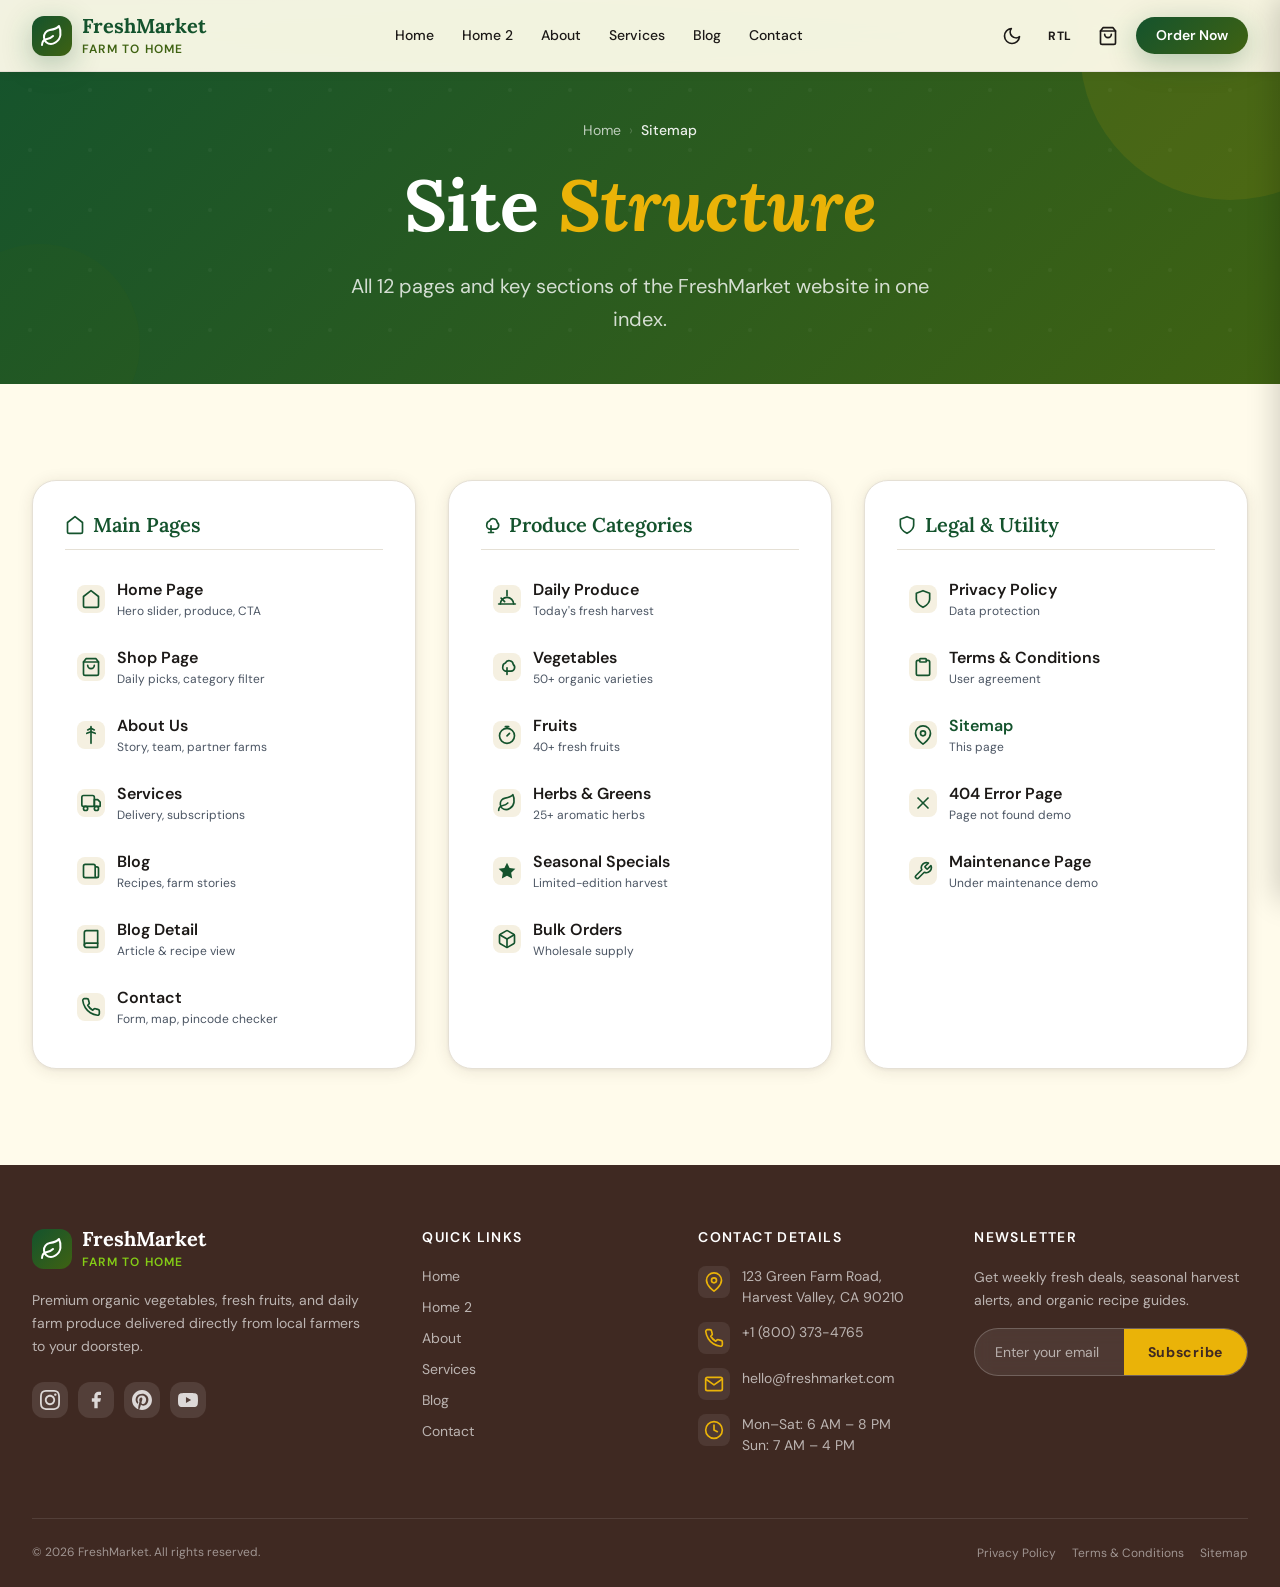
<file: sitemap.html>
<!DOCTYPE html>
<html lang="en" dir="ltr" data-theme="light">
<head>
  <meta charset="UTF-8">
  <meta name="viewport" content="width=device-width, initial-scale=1.0">
  <meta name="description" content="FreshMarket Sitemap — Complete index of all pages, produce categories, services, blog articles, and utility pages.">
  <meta property="og:title" content="Sitemap — FreshMarket">
  <meta name="theme-color" content="#14532D">
  <link rel="canonical" href="sitemap.html">
  <title>Sitemap — FreshMarket</title>
  <!-- Favicon -->
  <link rel="icon" type="image/svg+xml" href="assets/images/favicon.svg">
  <link rel="icon" type="image/png" sizes="32x32" href="assets/images/favicon-32x32.png">
  <link rel="icon" type="image/png" sizes="16x16" href="assets/images/favicon-16x16.png">
  <link rel="apple-touch-icon" sizes="180x180" href="assets/images/apple-touch-icon.png">
  <link rel="shortcut icon" href="favicon.ico">
  <link rel="stylesheet" href="assets/css/main.css">
  <link rel="stylesheet" href="assets/css/components.css">
  <link rel="stylesheet" href="assets/css/animations.css">
  <link rel="stylesheet" href="assets/css/dark-mode.css">
  <script src="assets/js/icons.js"></script>
  <style>
    .sitemap-grid { display:grid; grid-template-columns:repeat(auto-fit,minmax(280px,1fr)); gap:2rem; }
    .sitemap-card { background:var(--bg-card); border:1px solid var(--border-light); border-radius:var(--radius-2xl); padding:2rem; box-shadow:var(--shadow-card); }
    .sitemap-card h2 { font-family:var(--font-serif); font-size:var(--text-xl); color:var(--color-forest); margin-bottom:1.25rem; display:flex; align-items:center; gap:0.5rem; border-bottom:1px solid var(--border-light); padding-bottom:0.75rem; }
    .sitemap-links { list-style:none; padding:0; margin:0; display:flex; flex-direction:column; gap:0.625rem; }
    .sitemap-link { display:flex; align-items:center; gap:0.75rem; color:var(--text-secondary); text-decoration:none; padding:0.5rem 0.75rem; border-radius:var(--radius-lg); transition:all var(--dur-fast); }
    .sitemap-link:hover { background:var(--color-forest-50); color:var(--color-forest); padding-left:1rem; }
    .sitemap-link .icon { width:28px; height:28px; background:var(--bg-secondary); border-radius:var(--radius-md); display:flex; align-items:center; justify-content:center; font-size:0.875rem; flex-shrink:0; color:var(--color-forest); }
    /* Responsive */
    @media (max-width: 640px) {
      .sitemap-grid { grid-template-columns:repeat(auto-fit,minmax(260px,1fr)); }
    }
    @media (max-width: 480px) {
      .sitemap-grid { grid-template-columns:1fr; gap:1.5rem; }
      .sitemap-card { padding:1.25rem; }
    }
  </style>
</head>
<body>
<a href="#main-content" class="skip-link">Skip to main content</a>
<div id="page-loader" aria-hidden="true"><div class="loader-logo"><svg class="icon-svg icon-svg-lg" viewBox="0 0 24 24" fill="none" stroke="currentColor"><path d="M11 20A7 7 0 0 1 9.8 6.1C15.5 5 17 4.4 19 2c1 2 2 4.1 1.4 9-1 7.6-8.6 9-9.4 9z"/><path d="M2 21c0-3 1.85-5.36 5.08-6C9.5 14.52 12 13 13 12"/></svg> FreshMarket</div><div class="loader-bar"><div class="loader-bar-fill"></div></div></div>
<div id="page-transition" aria-hidden="true"></div>
<div class="toast-container" aria-live="polite"></div>

<!-- NAVBAR -->
<header>
  <nav class="navbar scrolled" id="navbar" role="navigation" aria-label="Main navigation">
    <div class="container navbar-inner">
      <a href="index.html" class="navbar-logo" aria-label="FreshMarket Home">
        <div class="logo-icon" aria-hidden="true"><svg class="icon-svg" viewBox="0 0 24 24" fill="none" stroke="currentColor"><path d="M11 20A7 7 0 0 1 9.8 6.1C15.5 5 17 4.4 19 2c1 2 2 4.1 1.4 9-1 7.6-8.6 9-9.4 9z"/><path d="M2 21c0-3 1.85-5.36 5.08-6C9.5 14.52 12 13 13 12"/></svg></div>
        <div class="logo-text"><span class="logo-main">FreshMarket</span><span class="logo-sub">Farm to Home</span></div>
      </a>
      <ul class="nav-menu" role="list">
        <li class="nav-item"><a href="index.html" class="nav-link">Home</a></li>
        <li class="nav-item"><a href="home2.html" class="nav-link">Home 2</a></li>
        <li class="nav-item"><a href="about.html" class="nav-link">About</a></li>
        <li class="nav-item"><a href="services.html" class="nav-link">Services</a></li>
        <li class="nav-item"><a href="blog.html" class="nav-link">Blog</a></li>
        <li class="nav-item"><a href="contact.html" class="nav-link">Contact</a></li>
      </ul>
      <div class="nav-controls">
        <button class="nav-icon-btn theme-toggle" id="theme-btn" aria-label="Toggle dark mode"><span class="theme-icon"><svg class="icon-svg" viewBox="0 0 24 24" fill="none" stroke="currentColor"><path d="M21 12.79A9 9 0 1 1 11.21 3 7 7 0 0 0 21 12.79z"/></svg></span></button>
        <button class="nav-icon-btn rtl-toggle rtl-btn" id="rtl-btn" aria-label="Toggle RTL/LTR">RTL</button>
        <a href="contact.html" class="nav-cta">Order Now</a>
        <button class="hamburger" id="hamburger" aria-label="Open menu" aria-expanded="false" aria-controls="mobile-nav"><span class="bar"></span><span class="bar"></span><span class="bar"></span></button>
      </div>
    </div>
  </nav>
  <div class="mobile-nav-overlay" id="nav-overlay" aria-hidden="true"></div>
  <nav class="mobile-nav" id="mobile-nav" aria-label="Mobile navigation">
    <div class="mobile-nav-header">
      <a href="index.html" class="navbar-logo"><div class="logo-icon"><svg class="icon-svg" viewBox="0 0 24 24" fill="none" stroke="currentColor"><path d="M11 20A7 7 0 0 1 9.8 6.1C15.5 5 17 4.4 19 2c1 2 2 4.1 1.4 9-1 7.6-8.6 9-9.4 9z"/><path d="M2 21c0-3 1.85-5.36 5.08-6C9.5 14.52 12 13 13 12"/></svg></div><div class="logo-text"><span class="logo-main">FreshMarket</span><span class="logo-sub">Farm to Home</span></div></a>
      <button class="mobile-close" id="mobile-close" aria-label="Close menu">✕</button>
    </div>
    <div class="mobile-nav-links">
      <a href="index.html" class="mobile-nav-link"><svg class="icon-svg" viewBox="0 0 24 24" fill="none" stroke="currentColor"><path d="M3 9l9-7 9 7v11a2 2 0 0 1-2 2H5a2 2 0 0 1-2-2z"/></svg> Home</a>
      <a href="home2.html" class="mobile-nav-link"><svg class="icon-svg" viewBox="0 0 24 24" fill="none" stroke="currentColor"><path d="M6 2L3 6v14a2 2 0 0 0 2 2h14a2 2 0 0 0 2-2V6l-3-4z"/><line x1="3" y1="6" x2="21" y2="6"/><path d="M16 10a4 4 0 0 1-8 0"/></svg> Home 2</a>
      <a href="about.html" class="mobile-nav-link"><svg class="icon-svg" viewBox="0 0 24 24" fill="none" stroke="currentColor"><path d="M12 2v20"/><path d="M8 6l4-2 4 2"/><path d="M7 10l5-2 5 2"/><path d="M6 14l6-2 6 2"/><path d="M5 18l7-2 7 2"/></svg> About</a>
      <a href="services.html" class="mobile-nav-link"><svg class="icon-svg" viewBox="0 0 24 24" fill="none" stroke="currentColor"><rect x="1" y="3" width="15" height="13" rx="2"/><polygon points="16 8 20 8 23 11 23 16 16 16 16 8"/><circle cx="5.5" cy="18.5" r="2.5"/><circle cx="18.5" cy="18.5" r="2.5"/></svg> Services</a>
      <a href="blog.html" class="mobile-nav-link"><svg class="icon-svg" viewBox="0 0 24 24" fill="none" stroke="currentColor"><path d="M19 20H5a2 2 0 0 1-2-2V6a2 2 0 0 1 2-2h10a2 2 0 0 1 2 2v1m2 13a2 2 0 0 1-2-2V7m2 13a2 2 0 0 0 2-2V9a2 2 0 0 0-2-2h-2"/><line x1="7" y1="8" x2="11" y2="8"/><line x1="7" y1="12" x2="13" y2="12"/><line x1="7" y1="16" x2="11" y2="16"/></svg> Blog</a>
      <a href="contact.html" class="mobile-nav-link"><svg class="icon-svg" viewBox="0 0 24 24" fill="none" stroke="currentColor"><path d="M22 16.92v3a2 2 0 0 1-2.18 2 19.79 19.79 0 0 1-8.63-3.07 19.5 19.5 0 0 1-6-6 19.79 19.79 0 0 1-3.07-8.67A2 2 0 0 1 4.11 2h3a2 2 0 0 1 2 1.72 12.84 12.84 0 0 0 .7 2.81 2 2 0 0 1-.45 2.11L8.09 9.91a16 16 0 0 0 6 6l1.27-1.27a2 2 0 0 1 2.11-.45 12.84 12.84 0 0 0 2.81.7A2 2 0 0 1 22 16.92z"/></svg> Contact</a>
    </div>
    <div class="mobile-nav-footer">
      <a href="contact.html" class="mobile-cta"><svg class="icon-svg" viewBox="0 0 24 24" fill="none" stroke="currentColor"><path d="M1 1h4l2.68 13.39a2 2 0 0 0 2 1.61h9.72a2 2 0 0 0 2-1.61L23 6H6"/></svg> Order Fresh Produce</a>
      <div style="display:flex;gap:0.75rem;justify-content:center;margin-top:1rem;">
        <button class="theme-toggle nav-icon-btn" aria-label="Toggle theme"><span class="theme-icon"><svg class="icon-svg" viewBox="0 0 24 24" fill="none" stroke="currentColor"><path d="M21 12.79A9 9 0 1 1 11.21 3 7 7 0 0 0 21 12.79z"/></svg></span></button>
        <button class="rtl-toggle nav-icon-btn rtl-btn" aria-label="Toggle direction">RTL</button>
      </div>
    </div>
  </nav>
</header>

<main id="main-content">

  <!-- ══ SECTION 1: HERO ══ -->
  <section class="page-hero" aria-labelledby="sitemap-hero-heading">
    <div class="shape-1" aria-hidden="true"></div>
    <div class="shape-2" aria-hidden="true"></div>
    <div class="container" style="position:relative;z-index:1;">
      <nav class="breadcrumb" aria-label="Breadcrumb"><a href="index.html">Home</a><span class="sep">›</span><span class="current" aria-current="page">Sitemap</span></nav>
      <h1 class="page-hero-title" id="sitemap-hero-heading">Site <em>Structure</em></h1>
      <p class="page-hero-subtitle">All 12 pages and key sections of the FreshMarket website in one index.</p>
    </div>
  </section>

  <!-- ══ SECTION 2: SITEMAP CARDS ══ -->
  <section class="section bg-primary">
    <div class="container">
      <div class="sitemap-grid" data-stagger="0.1">

        <!-- Main Pages -->
        <div class="sitemap-card" data-reveal="fade-up" data-delay="100">
          <h2><svg class="icon-svg" viewBox="0 0 24 24" fill="none" stroke="currentColor"><path d="M3 9l9-7 9 7v11a2 2 0 0 1-2 2H5a2 2 0 0 1-2-2z"/></svg> Main Pages</h2>
          <ul class="sitemap-links">
            <li><a href="index.html" class="sitemap-link"><div class="icon"><svg class="icon-svg" viewBox="0 0 24 24" fill="none" stroke="currentColor"><path d="M3 9l9-7 9 7v11a2 2 0 0 1-2 2H5a2 2 0 0 1-2-2z"/></svg></div><div><div style="font-weight:600;color:var(--text-primary);">Home Page</div><div style="font-size:var(--text-xs);color:var(--text-muted);">Hero slider, produce, CTA</div></div></a></li>
            <li><a href="home2.html" class="sitemap-link"><div class="icon"><svg class="icon-svg" viewBox="0 0 24 24" fill="none" stroke="currentColor"><path d="M6 2L3 6v14a2 2 0 0 0 2 2h14a2 2 0 0 0 2-2V6l-3-4z"/><line x1="3" y1="6" x2="21" y2="6"/><path d="M16 10a4 4 0 0 1-8 0"/></svg></div><div><div style="font-weight:600;color:var(--text-primary);">Shop Page</div><div style="font-size:var(--text-xs);color:var(--text-muted);">Daily picks, category filter</div></div></a></li>
            <li><a href="about.html" class="sitemap-link"><div class="icon"><svg class="icon-svg" viewBox="0 0 24 24" fill="none" stroke="currentColor"><path d="M12 2v20"/><path d="M8 6l4-2 4 2"/><path d="M7 10l5-2 5 2"/></svg></div><div><div style="font-weight:600;color:var(--text-primary);">About Us</div><div style="font-size:var(--text-xs);color:var(--text-muted);">Story, team, partner farms</div></div></a></li>
            <li><a href="services.html" class="sitemap-link"><div class="icon"><svg class="icon-svg" viewBox="0 0 24 24" fill="none" stroke="currentColor"><rect x="1" y="3" width="15" height="13" rx="2"/><polygon points="16 8 20 8 23 11 23 16 16 16 16 8"/><circle cx="5.5" cy="18.5" r="2.5"/><circle cx="18.5" cy="18.5" r="2.5"/></svg></div><div><div style="font-weight:600;color:var(--text-primary);">Services</div><div style="font-size:var(--text-xs);color:var(--text-muted);">Delivery, subscriptions</div></div></a></li>
            <li><a href="blog.html" class="sitemap-link"><div class="icon"><svg class="icon-svg" viewBox="0 0 24 24" fill="none" stroke="currentColor"><path d="M19 20H5a2 2 0 0 1-2-2V6a2 2 0 0 1 2-2h10a2 2 0 0 1 2 2v1m2 13a2 2 0 0 1-2-2V7m2 13a2 2 0 0 0 2-2V9a2 2 0 0 0-2-2h-2"/></svg></div><div><div style="font-weight:600;color:var(--text-primary);">Blog</div><div style="font-size:var(--text-xs);color:var(--text-muted);">Recipes, farm stories</div></div></a></li>
            <li><a href="blog-details.html" class="sitemap-link"><div class="icon"><svg class="icon-svg" viewBox="0 0 24 24" fill="none" stroke="currentColor"><path d="M4 19.5A2.5 2.5 0 0 1 6.5 17H20"/><path d="M6.5 2H20v20H6.5A2.5 2.5 0 0 1 4 19.5v-15A2.5 2.5 0 0 1 6.5 2z"/></svg></div><div><div style="font-weight:600;color:var(--text-primary);">Blog Detail</div><div style="font-size:var(--text-xs);color:var(--text-muted);">Article &amp; recipe view</div></div></a></li>
            <li><a href="contact.html" class="sitemap-link"><div class="icon"><svg class="icon-svg" viewBox="0 0 24 24" fill="none" stroke="currentColor"><path d="M22 16.92v3a2 2 0 0 1-2.18 2 19.79 19.79 0 0 1-8.63-3.07 19.5 19.5 0 0 1-6-6 19.79 19.79 0 0 1-3.07-8.67A2 2 0 0 1 4.11 2h3a2 2 0 0 1 2 1.72 12.84 12.84 0 0 0 .7 2.81 2 2 0 0 1-.45 2.11L8.09 9.91a16 16 0 0 0 6 6l1.27-1.27a2 2 0 0 1 2.11-.45 12.84 12.84 0 0 0 2.81.7A2 2 0 0 1 22 16.92z"/></svg></div><div><div style="font-weight:600;color:var(--text-primary);">Contact</div><div style="font-size:var(--text-xs);color:var(--text-muted);">Form, map, pincode checker</div></div></a></li>
          </ul>
        </div>

        <!-- Produce Categories -->
        <div class="sitemap-card" data-reveal="fade-up" data-delay="200">
          <h2><svg class="icon-svg" viewBox="0 0 24 24" fill="none" stroke="currentColor"><path d="M12 13v8"/><path d="M9 21h6"/><path d="M7 11.5a4.5 4.5 0 0 1 3-4.24 5 5 0 0 1 9.5 1.74 4.5 4.5 0 0 1-2.5 8h-7a4.5 4.5 0 0 1-3-5.5z"/></svg> Produce Categories</h2>
          <ul class="sitemap-links">
            <li><a href="home2.html#daily-produce" class="sitemap-link"><div class="icon"><svg class="icon-svg" viewBox="0 0 24 24" fill="none" stroke="currentColor"><path d="M12 2v6"/><path d="M4.93 10.93l4.24 4.24"/><path d="M2 18h20"/><path d="M20 18a8 8 0 0 0-16 0"/></svg></div><div><div style="font-weight:600;color:var(--text-primary);">Daily Produce</div><div style="font-size:var(--text-xs);color:var(--text-muted);">Today's fresh harvest</div></div></a></li>
            <li><a href="home2.html#vegetables" class="sitemap-link"><div class="icon"><svg class="icon-svg" viewBox="0 0 24 24" fill="none" stroke="currentColor"><path d="M12 13v8"/><path d="M7 11.5a4.5 4.5 0 0 1 3-4.24 5 5 0 0 1 9.5 1.74 4.5 4.5 0 0 1-2.5 8h-7a4.5 4.5 0 0 1-3-5.5z"/></svg></div><div><div style="font-weight:600;color:var(--text-primary);">Vegetables</div><div style="font-size:var(--text-xs);color:var(--text-muted);">50+ organic varieties</div></div></a></li>
            <li><a href="home2.html#fruits" class="sitemap-link"><div class="icon"><svg class="icon-svg" viewBox="0 0 24 24" fill="none" stroke="currentColor"><circle cx="12" cy="13" r="9"/><path d="M12 4V2"/><path d="M10 2h4"/><path d="M12 13l3-3"/></svg></div><div><div style="font-weight:600;color:var(--text-primary);">Fruits</div><div style="font-size:var(--text-xs);color:var(--text-muted);">40+ fresh fruits</div></div></a></li>
            <li><a href="home2.html#herbs" class="sitemap-link"><div class="icon"><svg class="icon-svg" viewBox="0 0 24 24" fill="none" stroke="currentColor"><path d="M11 20A7 7 0 0 1 9.8 6.1C15.5 5 17 4.4 19 2c1 2 2 4.1 1.4 9-1 7.6-8.6 9-9.4 9z"/><path d="M2 21c0-3 1.85-5.36 5.08-6C9.5 14.52 12 13 13 12"/></svg></div><div><div style="font-weight:600;color:var(--text-primary);">Herbs &amp; Greens</div><div style="font-size:var(--text-xs);color:var(--text-muted);">25+ aromatic herbs</div></div></a></li>
            <li><a href="home2.html#specials" class="sitemap-link"><div class="icon"><svg class="icon-svg" viewBox="0 0 24 24" fill="currentColor" stroke="none"><polygon points="12 2 15.09 8.26 22 9.27 17 14.14 18.18 21.02 12 17.77 5.82 21.02 7 14.14 2 9.27 8.91 8.26 12 2"/></svg></div><div><div style="font-weight:600;color:var(--text-primary);">Seasonal Specials</div><div style="font-size:var(--text-xs);color:var(--text-muted);">Limited-edition harvest</div></div></a></li>
            <li><a href="home2.html#bulk" class="sitemap-link"><div class="icon"><svg class="icon-svg" viewBox="0 0 24 24" fill="none" stroke="currentColor"><path d="M21 16V8a2 2 0 0 0-1-1.73l-7-4a2 2 0 0 0-2 0l-7 4A2 2 0 0 0 3 8v8a2 2 0 0 0 1 1.73l7 4a2 2 0 0 0 2 0l7-4A2 2 0 0 0 21 16z"/><polyline points="3.27 6.96 12 12.01 20.73 6.96"/><line x1="12" y1="22.08" x2="12" y2="12"/></svg></div><div><div style="font-weight:600;color:var(--text-primary);">Bulk Orders</div><div style="font-size:var(--text-xs);color:var(--text-muted);">Wholesale supply</div></div></a></li>
          </ul>
        </div>

        <!-- Legal & Utility -->
        <div class="sitemap-card" data-reveal="fade-up" data-delay="300">
          <h2><svg class="icon-svg" viewBox="0 0 24 24" fill="none" stroke="currentColor"><path d="M12 22s8-4 8-10V5l-8-3-8 3v7c0 6 8 10 8 10z"/></svg> Legal &amp; Utility</h2>
          <ul class="sitemap-links">
            <li><a href="privacy-policy.html" class="sitemap-link"><div class="icon"><svg class="icon-svg" viewBox="0 0 24 24" fill="none" stroke="currentColor"><path d="M12 22s8-4 8-10V5l-8-3-8 3v7c0 6 8 10 8 10z"/></svg></div><div><div style="font-weight:600;color:var(--text-primary);">Privacy Policy</div><div style="font-size:var(--text-xs);color:var(--text-muted);">Data protection</div></div></a></li>
            <li><a href="terms.html" class="sitemap-link"><div class="icon"><svg class="icon-svg" viewBox="0 0 24 24" fill="none" stroke="currentColor"><path d="M16 4h2a2 2 0 0 1 2 2v14a2 2 0 0 1-2 2H6a2 2 0 0 1-2-2V6a2 2 0 0 1 2-2h2"/><rect x="8" y="2" width="8" height="4" rx="1" ry="1"/></svg></div><div><div style="font-weight:600;color:var(--text-primary);">Terms &amp; Conditions</div><div style="font-size:var(--text-xs);color:var(--text-muted);">User agreement</div></div></a></li>
            <li><a href="sitemap.html" class="sitemap-link" aria-current="page"><div class="icon"><svg class="icon-svg" viewBox="0 0 24 24" fill="none" stroke="currentColor"><path d="M21 10c0 7-9 13-9 13s-9-6-9-13a9 9 0 0 1 18 0z"/><circle cx="12" cy="10" r="3"/></svg></div><div><div style="font-weight:600;color:var(--color-forest);">Sitemap</div><div style="font-size:var(--text-xs);color:var(--text-muted);">This page</div></div></a></li>
            <li><a href="404.html" class="sitemap-link"><div class="icon"><svg class="icon-svg" viewBox="0 0 24 24" fill="none" stroke="currentColor"><line x1="18" y1="6" x2="6" y2="18"/><line x1="6" y1="6" x2="18" y2="18"/></svg></div><div><div style="font-weight:600;color:var(--text-primary);">404 Error Page</div><div style="font-size:var(--text-xs);color:var(--text-muted);">Page not found demo</div></div></a></li>
            <li><a href="maintenance.html" class="sitemap-link"><div class="icon"><svg class="icon-svg" viewBox="0 0 24 24" fill="none" stroke="currentColor"><path d="M14.7 6.3a1 1 0 0 0 0 1.4l1.6 1.6a1 1 0 0 0 1.4 0l3.77-3.77a6 6 0 0 1-7.94 7.94l-6.91 6.91a2.12 2.12 0 0 1-3-3l6.91-6.91a6 6 0 0 1 7.94-7.94l-3.76 3.76z"/></svg></div><div><div style="font-weight:600;color:var(--text-primary);">Maintenance Page</div><div style="font-size:var(--text-xs);color:var(--text-muted);">Under maintenance demo</div></div></a></li>
          </ul>
        </div>

      </div>
    </div>
  </section>

</main>

<!-- FOOTER -->
<footer class="footer" aria-label="Site footer">
  <div class="container">
    <div class="footer-grid">

      <!-- Column 1: Company / Brand -->
      <div class="footer-brand">
        <a href="index.html" class="footer-logo" aria-label="FreshMarket Home">
          <div class="logo-icon" aria-hidden="true">
            <svg class="icon-svg" viewBox="0 0 24 24" fill="none" stroke="currentColor"><path d="M11 20A7 7 0 0 1 9.8 6.1C15.5 5 17 4.4 19 2c1 2 2 4.1 1.4 9-1 7.6-8.6 9-9.4 9z"/><path d="M2 21c0-3 1.85-5.36 5.08-6C9.5 14.52 12 13 13 12"/></svg>
          </div>
          <div class="logo-text">
            <span class="logo-main">FreshMarket</span>
            <span class="logo-sub">Farm to Home</span>
          </div>
        </a>
        <p>Premium organic vegetables, fresh fruits, and daily farm produce delivered directly from local farmers to your doorstep.</p>
        <div class="footer-socials">
          <a href="https://www.instagram.com/" class="footer-social-link" target="_blank" rel="noopener noreferrer" aria-label="Instagram">
            <svg class="icon-svg" viewBox="0 0 24 24" fill="currentColor"><path d="M12 2.163c3.204 0 3.584.012 4.85.07 3.252.148 4.771 1.691 4.919 4.919.058 1.265.069 1.645.069 4.849 0 3.205-.012 3.584-.069 4.849-.149 3.225-1.664 4.771-4.919 4.919-1.266.058-1.644.07-4.85.07-3.204 0-3.584-.012-4.849-.07-3.26-.149-4.771-1.699-4.919-4.92-.058-1.265-.07-1.644-.07-4.849 0-3.204.013-3.583.07-4.849.149-3.227 1.664-4.771 4.919-4.919 1.266-.057 1.645-.069 4.849-.069zm0-2.163c-3.259 0-3.667.014-4.947.072-4.358.2-6.78 2.618-6.98 6.98-.059 1.281-.073 1.689-.073 4.948 0 3.259.014 3.668.072 4.948.2 4.358 2.618 6.78 6.98 6.98 1.281.058 1.689.072 4.948.072 3.259 0 3.668-.014 4.948-.072 4.354-.2 6.782-2.618 6.979-6.98.059-1.28.073-1.689.073-4.948 0-3.259-.014-3.667-.072-4.947-.196-4.354-2.617-6.78-6.979-6.98-1.281-.059-1.69-.073-4.949-.073zm0 5.838c-3.403 0-6.162 2.759-6.162 6.162s2.759 6.163 6.162 6.163 6.162-2.759 6.162-6.163c0-3.403-2.759-6.162-6.162-6.162zm0 10.162c-2.209 0-4-1.79-4-4 0-2.209 1.791-4 4-4s4 1.791 4 4c0 2.21-1.791 4-4 4zm6.406-11.845c-.796 0-1.441.645-1.441 1.44s.645 1.44 1.441 1.44c.795 0 1.439-.645 1.439-1.44s-.644-1.44-1.439-1.44z"/></svg>
          </a>
          <a href="https://www.facebook.com/" class="footer-social-link" target="_blank" rel="noopener noreferrer" aria-label="Facebook">
            <svg class="icon-svg" viewBox="0 0 24 24" fill="currentColor"><path d="M18 2h-3a5 5 0 0 0-5 5v3H7v4h3v8h4v-8h3l1-4h-4V7a1 1 0 0 1 1-1h3z"/></svg>
          </a>
          <a href="https://www.pinterest.com/" class="footer-social-link" target="_blank" rel="noopener noreferrer" aria-label="Pinterest">
            <svg class="icon-svg" viewBox="0 0 24 24" fill="currentColor"><path d="M12.017 0C5.396 0 .029 5.367.029 11.987c0 5.079 3.158 9.417 7.618 11.162-.105-.949-.199-2.403.041-3.439.219-.937 1.406-5.957 1.406-5.957s-.359-.72-.359-1.781c0-1.663.967-2.911 2.168-2.911 1.024 0 1.518.769 1.518 1.688 0 1.029-.653 2.567-.992 3.992-.285 1.193.6 2.165 1.775 2.165 2.128 0 3.768-2.245 3.768-5.487 0-2.861-2.063-4.869-5.008-4.869-3.41 0-5.409 2.562-5.409 5.199 0 1.033.394 2.143.889 2.741.099.12.112.225.085.345-.09.375-.293 1.199-.334 1.363-.053.225-.172.271-.401.165-1.495-.69-2.433-2.878-2.433-4.646 0-3.776 2.748-7.252 7.92-7.252 4.158 0 7.392 2.967 7.392 6.923 0 4.135-2.607 7.462-6.233 7.462-1.214 0-2.354-.629-2.758-1.379l-.749 2.848c-.269 1.045-1.004 2.352-1.498 3.146 1.123.345 2.306.535 3.55.535 6.607 0 11.985-5.365 11.985-11.987C24.002 5.367 18.624 0 12.017 0z"/></svg>
          </a>
          <a href="https://www.youtube.com/" class="footer-social-link" target="_blank" rel="noopener noreferrer" aria-label="YouTube">
            <svg class="icon-svg" viewBox="0 0 24 24" fill="currentColor"><path d="M23.498 6.186a3.016 3.016 0 0 0-2.122-2.136C19.505 3.545 12 3.545 12 3.545s-7.505 0-9.377.505A3.017 3.017 0 0 0 .502 6.186C0 8.07 0 12 0 12s0 3.93.502 5.814a3.016 3.016 0 0 0 2.122 2.136c1.871.505 9.376.505 9.376.505s7.505 0 9.377-.505a3.015 3.015 0 0 0 2.122-2.136C24 15.93 24 12 24 12s0-3.93-.502-5.814zM9.545 15.568V8.432L15.818 12l-6.273 3.568z"/></svg>
          </a>
        </div>
      </div>

      <!-- Column 2: Quick Links -->
      <div class="footer-col">
        <h4>Quick Links</h4>
        <ul class="footer-links">
          <li><a href="index.html" class="footer-link">Home</a></li>
          <li><a href="home2.html" class="footer-link">Home 2</a></li>
          <li><a href="about.html" class="footer-link">About</a></li>
          <li><a href="services.html" class="footer-link">Services</a></li>
          <li><a href="blog.html" class="footer-link">Blog</a></li>
          <li><a href="contact.html" class="footer-link">Contact</a></li>
        </ul>
      </div>

      <!-- Column 3: Contact Details -->
      <div class="footer-col">
        <h4>Contact Details</h4>
        <div class="footer-contact-item">
          <div class="icon"><svg class="icon-svg" viewBox="0 0 24 24" fill="none" stroke="currentColor"><path d="M21 10c0 7-9 13-9 13s-9-6-9-13a9 9 0 0 1 18 0z"/><circle cx="12" cy="10" r="3"/></svg></div>
          <div>123 Green Farm Road, Harvest Valley, CA 90210</div>
        </div>
        <div class="footer-contact-item">
          <div class="icon"><svg class="icon-svg" viewBox="0 0 24 24" fill="none" stroke="currentColor"><path d="M22 16.92v3a2 2 0 0 1-2.18 2 19.79 19.79 0 0 1-8.63-3.07 19.5 19.5 0 0 1-6-6 19.79 19.79 0 0 1-3.07-8.67A2 2 0 0 1 4.11 2h3a2 2 0 0 1 2 1.72 12.84 12.84 0 0 0 .7 2.81 2 2 0 0 1-.45 2.11L8.09 9.91a16 16 0 0 0 6 6l1.27-1.27a2 2 0 0 1 2.11-.45 12.84 12.84 0 0 0 2.81.7A2 2 0 0 1 22 16.92z"/></svg></div>
          <div><a href="tel:+18003734765" style="color:inherit;">+1 (800) 373-4765</a></div>
        </div>
        <div class="footer-contact-item">
          <div class="icon"><svg class="icon-svg" viewBox="0 0 24 24" fill="none" stroke="currentColor"><path d="M4 4h16c1.1 0 2 .9 2 2v12c0 1.1-.9 2-2 2H4c-1.1 0-2-.9-2-2V6c0-1.1.9-2 2-2z"/><polyline points="22,6 12,13 2,6"/></svg></div>
          <div><a href="mailto:hello@freshmarket.com" style="color:inherit;">hello@freshmarket.com</a></div>
        </div>
        <div class="footer-contact-item">
          <div class="icon"><svg class="icon-svg" viewBox="0 0 24 24" fill="none" stroke="currentColor"><circle cx="12" cy="12" r="10"/><polyline points="12 6 12 12 16 14"/></svg></div>
          <div>Mon–Sat: 6 AM – 8 PM<br>Sun: 7 AM – 4 PM</div>
        </div>
      </div>

      <!-- Column 4: Newsletter -->
      <div class="footer-col">
        <h4>Newsletter</h4>
        <p class="footer-newsletter-desc">Get weekly fresh deals, seasonal harvest alerts, and organic recipe guides.</p>
        <form class="newsletter-form footer-newsletter-form" action="#" method="post" novalidate aria-label="Newsletter subscription">
          <label for="footer-email" class="sr-only">Email address</label>
          <input type="email" id="footer-email" name="email" class="footer-newsletter-input" placeholder="Enter your email" required>
          <button type="submit" class="footer-newsletter-btn">Subscribe</button>
        </form>
      </div>

    </div>

    <!-- Bottom Footer Row -->
    <div class="footer-bottom">
      <p class="footer-copy">© 2026 FreshMarket. All rights reserved.</p>
      <div class="footer-legal-links">
        <a href="privacy-policy.html" class="footer-legal-link">Privacy Policy</a>
        <a href="terms.html" class="footer-legal-link">Terms &amp; Conditions</a>
        <a href="sitemap.html" class="footer-legal-link">Sitemap</a>
      </div>
    </div>
  </div>
</footer>

<button class="back-to-top" id="back-to-top" aria-label="Back to top">↑</button>
<script src="assets/js/main.js"></script>
<script src="assets/js/animations.js"></script>
<script src="assets/js/utils.js"></script>
</body>
</html>
</file>
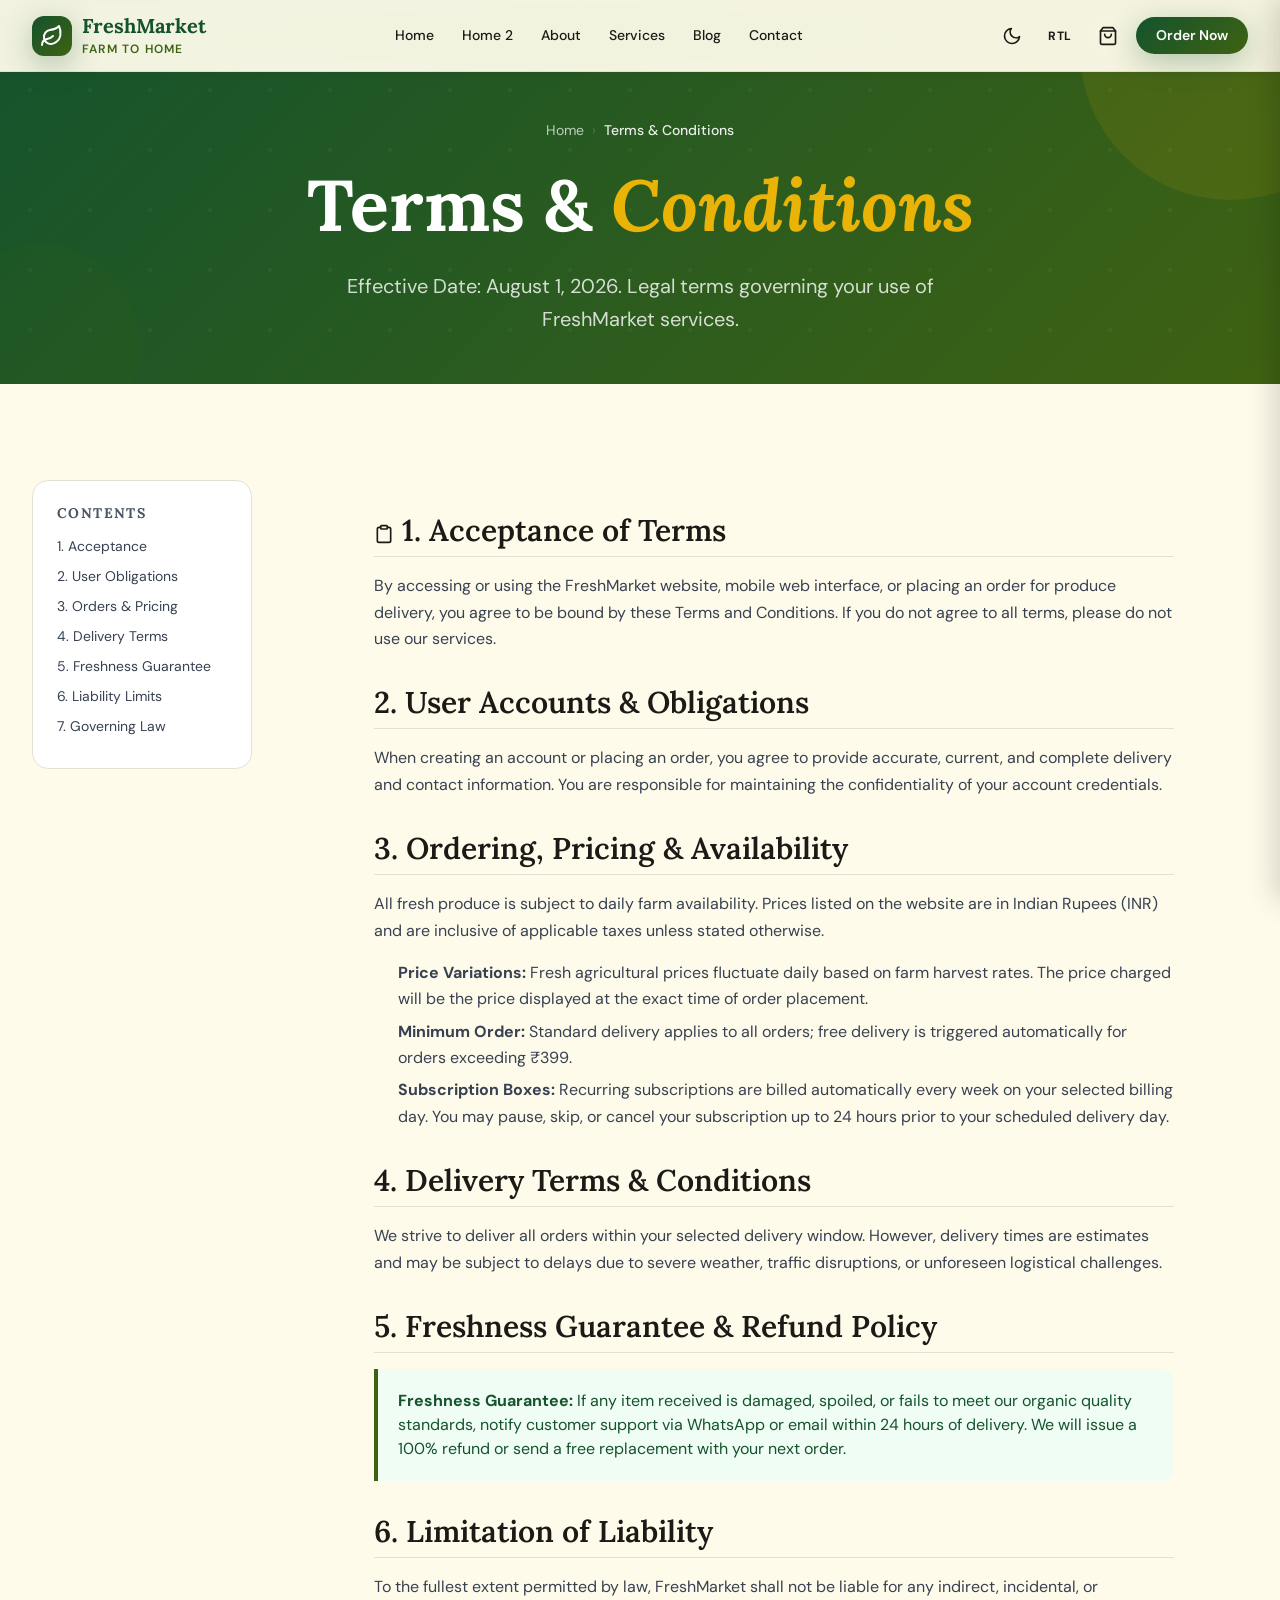
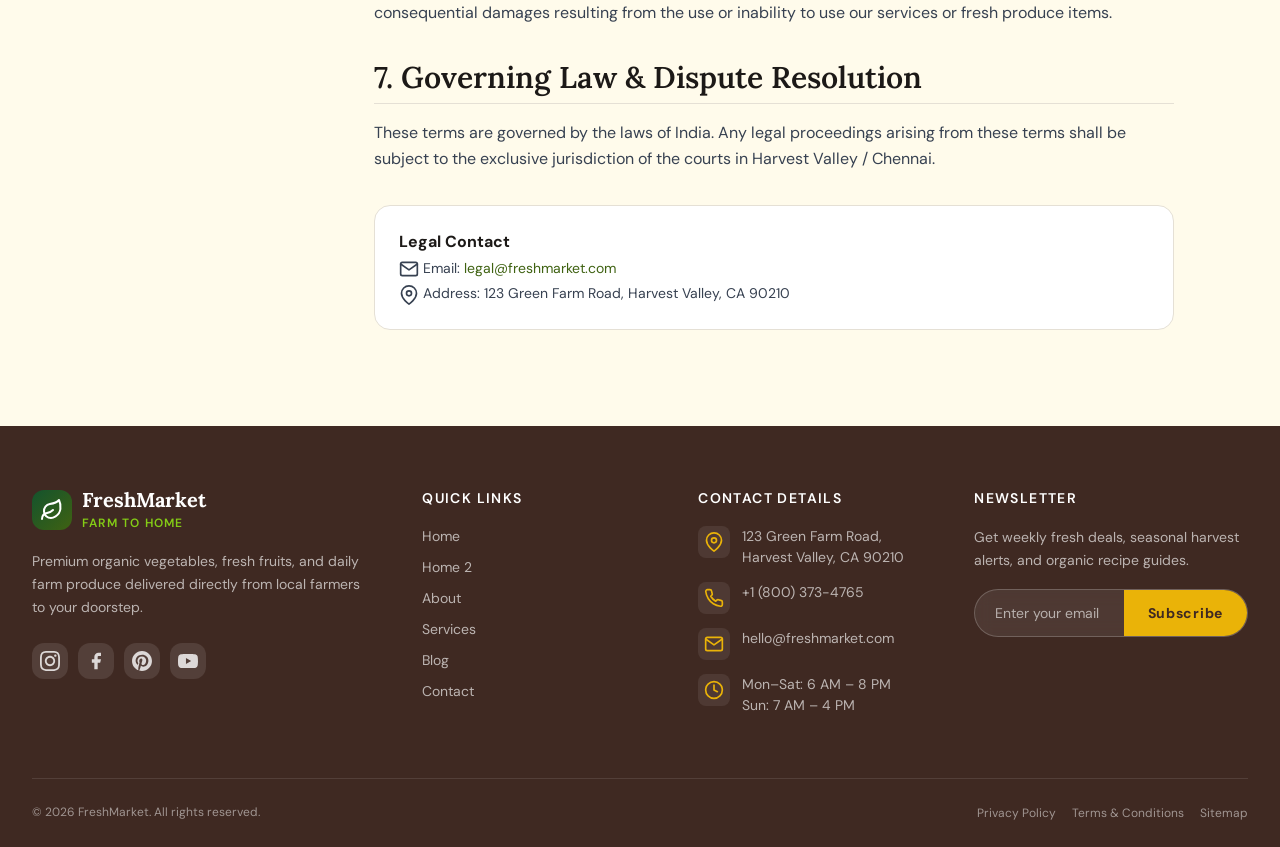
<file: terms.html>
<!DOCTYPE html>
<html lang="en" dir="ltr" data-theme="light">
<head>
  <meta charset="UTF-8">
  <meta name="viewport" content="width=device-width, initial-scale=1.0">
  <meta name="description" content="FreshMarket Terms & Conditions — Customer agreement, ordering policies, refund guarantees, delivery terms, and legal conditions.">
  <meta property="og:title" content="Terms & Conditions — FreshMarket">
  <meta name="theme-color" content="#14532D">
  <link rel="canonical" href="terms.html">
  <title>Terms &amp; Conditions — FreshMarket</title>
  <!-- Favicon -->
  <link rel="icon" type="image/svg+xml" href="assets/images/favicon.svg">
  <link rel="icon" type="image/png" sizes="32x32" href="assets/images/favicon-32x32.png">
  <link rel="icon" type="image/png" sizes="16x16" href="assets/images/favicon-16x16.png">
  <link rel="apple-touch-icon" sizes="180x180" href="assets/images/apple-touch-icon.png">
  <link rel="shortcut icon" href="favicon.ico">
  <link rel="stylesheet" href="assets/css/main.css">
  <link rel="stylesheet" href="assets/css/components.css">
  <link rel="stylesheet" href="assets/css/animations.css">
  <link rel="stylesheet" href="assets/css/dark-mode.css">
  <script src="assets/js/icons.js"></script>
  <style>
    .legal-content { max-width:800px; margin:0 auto; }
    .legal-content h2 { font-family:var(--font-serif); font-size:var(--text-3xl); color:var(--text-primary); margin:2rem 0 1rem; border-bottom:1px solid var(--border-light); padding-bottom:0.5rem; }
    .legal-content h3 { font-family:var(--font-serif); font-size:var(--text-xl); color:var(--text-primary); margin:1.5rem 0 0.75rem; }
    .legal-content p { color:var(--text-secondary); line-height:var(--lh-relaxed); margin-bottom:1rem; }
    .legal-content ul { color:var(--text-secondary); line-height:var(--lh-relaxed); margin-bottom:1rem; padding-left:1.5rem; }
    .legal-content li { margin-bottom:0.375rem; }
    .toc-card { background:var(--bg-card); border:1px solid var(--border-light); border-radius:var(--radius-xl); padding:1.5rem; position:sticky; top:calc(var(--navbar-h) + 1rem); }
    .toc-card h4 { font-size:var(--text-sm); font-weight:700; text-transform:uppercase; letter-spacing:var(--ls-wider); color:var(--text-muted); margin-bottom:0.75rem; }
    .toc-card ul { list-style:none; padding:0; margin:0; }
    .toc-card li { margin-bottom:0.375rem; }
    .toc-card a { font-size:var(--text-sm); color:var(--text-secondary); text-decoration:none; transition:color var(--dur-fast); }
    .toc-card a:hover { color:var(--color-forest); }
    /* Responsive */
    @media (max-width: 1024px) {
      .section .container > div { grid-template-columns:1fr !important; gap:2rem !important; }
      .toc-card { position:static; }
    }
    @media (max-width: 480px) {
      .legal-content h2 { font-size:clamp(1.4rem,6vw,1.6rem); margin:1.5rem 0 0.75rem; }
      .legal-content ul { padding-left:1.25rem; }
      .toc-card { padding:1.25rem; }
      .legal-content div[style*="color-forest-50"] { padding:1rem !important; }
      .legal-content div[style*="var(--bg-card)"] { padding:1rem !important; }
    }
  </style>
</head>
<body>
<a href="#main-content" class="skip-link">Skip to main content</a>
<div id="page-loader" aria-hidden="true"><div class="loader-logo"><svg class="icon-svg icon-svg-lg" viewBox="0 0 24 24" fill="none" stroke="currentColor"><path d="M11 20A7 7 0 0 1 9.8 6.1C15.5 5 17 4.4 19 2c1 2 2 4.1 1.4 9-1 7.6-8.6 9-9.4 9z"/><path d="M2 21c0-3 1.85-5.36 5.08-6C9.5 14.52 12 13 13 12"/></svg> FreshMarket</div><div class="loader-bar"><div class="loader-bar-fill"></div></div></div>
<div id="page-transition" aria-hidden="true"></div>
<div class="toast-container" aria-live="polite"></div>

<!-- NAVBAR -->
<header>
  <nav class="navbar scrolled" id="navbar" role="navigation" aria-label="Main navigation">
    <div class="container navbar-inner">
      <a href="index.html" class="navbar-logo" aria-label="FreshMarket Home">
        <div class="logo-icon" aria-hidden="true"><svg class="icon-svg" viewBox="0 0 24 24" fill="none" stroke="currentColor"><path d="M11 20A7 7 0 0 1 9.8 6.1C15.5 5 17 4.4 19 2c1 2 2 4.1 1.4 9-1 7.6-8.6 9-9.4 9z"/><path d="M2 21c0-3 1.85-5.36 5.08-6C9.5 14.52 12 13 13 12"/></svg></div>
        <div class="logo-text"><span class="logo-main">FreshMarket</span><span class="logo-sub">Farm to Home</span></div>
      </a>
      <ul class="nav-menu" role="list">
        <li class="nav-item"><a href="index.html" class="nav-link">Home</a></li>
        <li class="nav-item"><a href="home2.html" class="nav-link">Home 2</a></li>
        <li class="nav-item"><a href="about.html" class="nav-link">About</a></li>
        <li class="nav-item"><a href="services.html" class="nav-link">Services</a></li>
        <li class="nav-item"><a href="blog.html" class="nav-link">Blog</a></li>
        <li class="nav-item"><a href="contact.html" class="nav-link">Contact</a></li>
      </ul>
      <div class="nav-controls">
        <button class="nav-icon-btn theme-toggle" id="theme-btn" aria-label="Toggle dark mode"><span class="theme-icon"><svg class="icon-svg" viewBox="0 0 24 24" fill="none" stroke="currentColor"><path d="M21 12.79A9 9 0 1 1 11.21 3 7 7 0 0 0 21 12.79z"/></svg></span></button>
        <button class="nav-icon-btn rtl-toggle rtl-btn" id="rtl-btn" aria-label="Toggle RTL/LTR">RTL</button>
        <a href="contact.html" class="nav-cta">Order Now</a>
        <button class="hamburger" id="hamburger" aria-label="Open menu" aria-expanded="false" aria-controls="mobile-nav"><span class="bar"></span><span class="bar"></span><span class="bar"></span></button>
      </div>
    </div>
  </nav>
  <div class="mobile-nav-overlay" id="nav-overlay" aria-hidden="true"></div>
  <nav class="mobile-nav" id="mobile-nav" aria-label="Mobile navigation">
    <div class="mobile-nav-header">
      <a href="index.html" class="navbar-logo"><div class="logo-icon"><svg class="icon-svg" viewBox="0 0 24 24" fill="none" stroke="currentColor"><path d="M11 20A7 7 0 0 1 9.8 6.1C15.5 5 17 4.4 19 2c1 2 2 4.1 1.4 9-1 7.6-8.6 9-9.4 9z"/><path d="M2 21c0-3 1.85-5.36 5.08-6C9.5 14.52 12 13 13 12"/></svg></div><div class="logo-text"><span class="logo-main">FreshMarket</span><span class="logo-sub">Farm to Home</span></div></a>
      <button class="mobile-close" id="mobile-close" aria-label="Close menu">✕</button>
    </div>
    <div class="mobile-nav-links">
      <a href="index.html" class="mobile-nav-link"><svg class="icon-svg" viewBox="0 0 24 24" fill="none" stroke="currentColor"><path d="M3 9l9-7 9 7v11a2 2 0 0 1-2 2H5a2 2 0 0 1-2-2z"/></svg> Home</a>
      <a href="home2.html" class="mobile-nav-link"><svg class="icon-svg" viewBox="0 0 24 24" fill="none" stroke="currentColor"><path d="M6 2L3 6v14a2 2 0 0 0 2 2h14a2 2 0 0 0 2-2V6l-3-4z"/><line x1="3" y1="6" x2="21" y2="6"/><path d="M16 10a4 4 0 0 1-8 0"/></svg> Home 2</a>
      <a href="about.html" class="mobile-nav-link"><svg class="icon-svg" viewBox="0 0 24 24" fill="none" stroke="currentColor"><path d="M12 2v20"/><path d="M8 6l4-2 4 2"/><path d="M7 10l5-2 5 2"/><path d="M6 14l6-2 6 2"/><path d="M5 18l7-2 7 2"/></svg> About</a>
      <a href="services.html" class="mobile-nav-link"><svg class="icon-svg" viewBox="0 0 24 24" fill="none" stroke="currentColor"><rect x="1" y="3" width="15" height="13" rx="2"/><polygon points="16 8 20 8 23 11 23 16 16 16 16 8"/><circle cx="5.5" cy="18.5" r="2.5"/><circle cx="18.5" cy="18.5" r="2.5"/></svg> Services</a>
      <a href="blog.html" class="mobile-nav-link"><svg class="icon-svg" viewBox="0 0 24 24" fill="none" stroke="currentColor"><path d="M19 20H5a2 2 0 0 1-2-2V6a2 2 0 0 1 2-2h10a2 2 0 0 1 2 2v1m2 13a2 2 0 0 1-2-2V7m2 13a2 2 0 0 0 2-2V9a2 2 0 0 0-2-2h-2"/><line x1="7" y1="8" x2="11" y2="8"/><line x1="7" y1="12" x2="13" y2="12"/><line x1="7" y1="16" x2="11" y2="16"/></svg> Blog</a>
      <a href="contact.html" class="mobile-nav-link"><svg class="icon-svg" viewBox="0 0 24 24" fill="none" stroke="currentColor"><path d="M22 16.92v3a2 2 0 0 1-2.18 2 19.79 19.79 0 0 1-8.63-3.07 19.5 19.5 0 0 1-6-6 19.79 19.79 0 0 1-3.07-8.67A2 2 0 0 1 4.11 2h3a2 2 0 0 1 2 1.72 12.84 12.84 0 0 0 .7 2.81 2 2 0 0 1-.45 2.11L8.09 9.91a16 16 0 0 0 6 6l1.27-1.27a2 2 0 0 1 2.11-.45 12.84 12.84 0 0 0 2.81.7A2 2 0 0 1 22 16.92z"/></svg> Contact</a>
    </div>
    <div class="mobile-nav-footer">
      <a href="contact.html" class="mobile-cta"><svg class="icon-svg" viewBox="0 0 24 24" fill="none" stroke="currentColor"><path d="M1 1h4l2.68 13.39a2 2 0 0 0 2 1.61h9.72a2 2 0 0 0 2-1.61L23 6H6"/></svg> Order Fresh Produce</a>
      <div style="display:flex;gap:0.75rem;justify-content:center;margin-top:1rem;">
        <button class="theme-toggle nav-icon-btn" aria-label="Toggle theme"><span class="theme-icon"><svg class="icon-svg" viewBox="0 0 24 24" fill="none" stroke="currentColor"><path d="M21 12.79A9 9 0 1 1 11.21 3 7 7 0 0 0 21 12.79z"/></svg></span></button>
        <button class="rtl-toggle nav-icon-btn rtl-btn" aria-label="Toggle direction">RTL</button>
      </div>
    </div>
  </nav>
</header>

<main id="main-content">

  <!-- ══ SECTION 1: HERO ══ -->
  <section class="page-hero" aria-labelledby="terms-hero-heading">
    <div class="shape-1" aria-hidden="true"></div>
    <div class="shape-2" aria-hidden="true"></div>
    <div class="container" style="position:relative;z-index:1;">
      <nav class="breadcrumb" aria-label="Breadcrumb"><a href="index.html">Home</a><span class="sep">›</span><span class="current" aria-current="page">Terms &amp; Conditions</span></nav>
      <h1 class="page-hero-title" id="terms-hero-heading">Terms &amp; <em>Conditions</em></h1>
      <p class="page-hero-subtitle">Effective Date: August 1, 2026. Legal terms governing your use of FreshMarket services.</p>
    </div>
  </section>

  <!-- ══ SECTION 2: CONTENT ══ -->
  <section class="section bg-primary">
    <div class="container">
      <div style="display:grid;grid-template-columns:220px 1fr;gap:3rem;align-items:start;">

        <aside>
          <div class="toc-card">
            <h4>Contents</h4>
            <ul>
              <li><a href="#acceptance">1. Acceptance</a></li>
              <li><a href="#user-account">2. User Obligations</a></li>
              <li><a href="#orders-pricing">3. Orders &amp; Pricing</a></li>
              <li><a href="#delivery-terms">4. Delivery Terms</a></li>
              <li><a href="#freshness-guarantee">5. Freshness Guarantee</a></li>
              <li><a href="#liability">6. Liability Limits</a></li>
              <li><a href="#governing-law">7. Governing Law</a></li>
            </ul>
          </div>
        </aside>

        <article class="legal-content">

          <h2 id="acceptance"><svg class="icon-svg" viewBox="0 0 24 24" fill="none" stroke="currentColor"><path d="M16 4h2a2 2 0 0 1 2 2v14a2 2 0 0 1-2 2H6a2 2 0 0 1-2-2V6a2 2 0 0 1 2-2h2"/><rect x="8" y="2" width="8" height="4" rx="1" ry="1"/></svg> 1. Acceptance of Terms</h2>
          <p>By accessing or using the FreshMarket website, mobile web interface, or placing an order for produce delivery, you agree to be bound by these Terms and Conditions. If you do not agree to all terms, please do not use our services.</p>

          <h2 id="user-account">2. User Accounts &amp; Obligations</h2>
          <p>When creating an account or placing an order, you agree to provide accurate, current, and complete delivery and contact information. You are responsible for maintaining the confidentiality of your account credentials.</p>

          <h2 id="orders-pricing">3. Ordering, Pricing &amp; Availability</h2>
          <p>All fresh produce is subject to daily farm availability. Prices listed on the website are in Indian Rupees (INR) and are inclusive of applicable taxes unless stated otherwise.</p>
          <ul>
            <li><strong>Price Variations:</strong> Fresh agricultural prices fluctuate daily based on farm harvest rates. The price charged will be the price displayed at the exact time of order placement.</li>
            <li><strong>Minimum Order:</strong> Standard delivery applies to all orders; free delivery is triggered automatically for orders exceeding ₹399.</li>
            <li><strong>Subscription Boxes:</strong> Recurring subscriptions are billed automatically every week on your selected billing day. You may pause, skip, or cancel your subscription up to 24 hours prior to your scheduled delivery day.</li>
          </ul>

          <h2 id="delivery-terms">4. Delivery Terms &amp; Conditions</h2>
          <p>We strive to deliver all orders within your selected delivery window. However, delivery times are estimates and may be subject to delays due to severe weather, traffic disruptions, or unforeseen logistical challenges.</p>

          <h2 id="freshness-guarantee">5. Freshness Guarantee &amp; Refund Policy</h2>
          <div style="background:var(--color-forest-50);border-left:4px solid var(--color-leaf);border-radius:0 var(--radius-lg) var(--radius-lg) 0;padding:1.25rem;margin-bottom:1.5rem;color:var(--color-forest);">
            <strong>Freshness Guarantee:</strong> If any item received is damaged, spoiled, or fails to meet our organic quality standards, notify customer support via WhatsApp or email within 24 hours of delivery. We will issue a 100% refund or send a free replacement with your next order.
          </div>

          <h2 id="liability">6. Limitation of Liability</h2>
          <p>To the fullest extent permitted by law, FreshMarket shall not be liable for any indirect, incidental, or consequential damages resulting from the use or inability to use our services or fresh produce items.</p>

          <h2 id="governing-law">7. Governing Law &amp; Dispute Resolution</h2>
          <p>These terms are governed by the laws of India. Any legal proceedings arising from these terms shall be subject to the exclusive jurisdiction of the courts in Harvest Valley / Chennai.</p>

          <div style="background:var(--bg-card);border:1px solid var(--border-light);border-radius:var(--radius-xl);padding:1.5rem;margin-top:2rem;">
            <div style="font-weight:700;color:var(--text-primary);margin-bottom:0.25rem;">Legal Contact</div>
            <div style="color:var(--text-secondary);font-size:var(--text-sm);"><svg class="icon-svg" viewBox="0 0 24 24" fill="none" stroke="currentColor"><path d="M4 4h16c1.1 0 2 .9 2 2v12c0 1.1-.9 2-2 2H4c-1.1 0-2-.9-2-2V6c0-1.1.9-2 2-2z"/><polyline points="22,6 12,13 2,6"/></svg> Email: <a href="mailto:legal@freshmarket.com" style="color:var(--color-leaf);">legal@freshmarket.com</a></div>
            <div style="color:var(--text-secondary);font-size:var(--text-sm);margin-top:0.25rem;"><svg class="icon-svg" viewBox="0 0 24 24" fill="none" stroke="currentColor"><path d="M21 10c0 7-9 13-9 13s-9-6-9-13a9 9 0 0 1 18 0z"/><circle cx="12" cy="10" r="3"/></svg> Address: 123 Green Farm Road, Harvest Valley, CA 90210</div>
          </div>

        </article>

      </div>
    </div>
  </section>

</main>

<!-- FOOTER -->
<footer class="footer" aria-label="Site footer">
  <div class="container">
    <div class="footer-grid">

      <!-- Column 1: Company / Brand -->
      <div class="footer-brand">
        <a href="index.html" class="footer-logo" aria-label="FreshMarket Home">
          <div class="logo-icon" aria-hidden="true">
            <svg class="icon-svg" viewBox="0 0 24 24" fill="none" stroke="currentColor"><path d="M11 20A7 7 0 0 1 9.8 6.1C15.5 5 17 4.4 19 2c1 2 2 4.1 1.4 9-1 7.6-8.6 9-9.4 9z"/><path d="M2 21c0-3 1.85-5.36 5.08-6C9.5 14.52 12 13 13 12"/></svg>
          </div>
          <div class="logo-text">
            <span class="logo-main">FreshMarket</span>
            <span class="logo-sub">Farm to Home</span>
          </div>
        </a>
        <p>Premium organic vegetables, fresh fruits, and daily farm produce delivered directly from local farmers to your doorstep.</p>
        <div class="footer-socials">
          <a href="https://www.instagram.com/" class="footer-social-link" target="_blank" rel="noopener noreferrer" aria-label="Instagram">
            <svg class="icon-svg" viewBox="0 0 24 24" fill="currentColor"><path d="M12 2.163c3.204 0 3.584.012 4.85.07 3.252.148 4.771 1.691 4.919 4.919.058 1.265.069 1.645.069 4.849 0 3.205-.012 3.584-.069 4.849-.149 3.225-1.664 4.771-4.919 4.919-1.266.058-1.644.07-4.85.07-3.204 0-3.584-.012-4.849-.07-3.26-.149-4.771-1.699-4.919-4.92-.058-1.265-.07-1.644-.07-4.849 0-3.204.013-3.583.07-4.849.149-3.227 1.664-4.771 4.919-4.919 1.266-.057 1.645-.069 4.849-.069zm0-2.163c-3.259 0-3.667.014-4.947.072-4.358.2-6.78 2.618-6.98 6.98-.059 1.281-.073 1.689-.073 4.948 0 3.259.014 3.668.072 4.948.2 4.358 2.618 6.78 6.98 6.98 1.281.058 1.689.072 4.948.072 3.259 0 3.668-.014 4.948-.072 4.354-.2 6.782-2.618 6.979-6.98.059-1.28.073-1.689.073-4.948 0-3.259-.014-3.667-.072-4.947-.196-4.354-2.617-6.78-6.979-6.98-1.281-.059-1.69-.073-4.949-.073zm0 5.838c-3.403 0-6.162 2.759-6.162 6.162s2.759 6.163 6.162 6.163 6.162-2.759 6.162-6.163c0-3.403-2.759-6.162-6.162-6.162zm0 10.162c-2.209 0-4-1.79-4-4 0-2.209 1.791-4 4-4s4 1.791 4 4c0 2.21-1.791 4-4 4zm6.406-11.845c-.796 0-1.441.645-1.441 1.44s.645 1.44 1.441 1.44c.795 0 1.439-.645 1.439-1.44s-.644-1.44-1.439-1.44z"/></svg>
          </a>
          <a href="https://www.facebook.com/" class="footer-social-link" target="_blank" rel="noopener noreferrer" aria-label="Facebook">
            <svg class="icon-svg" viewBox="0 0 24 24" fill="currentColor"><path d="M18 2h-3a5 5 0 0 0-5 5v3H7v4h3v8h4v-8h3l1-4h-4V7a1 1 0 0 1 1-1h3z"/></svg>
          </a>
          <a href="https://www.pinterest.com/" class="footer-social-link" target="_blank" rel="noopener noreferrer" aria-label="Pinterest">
            <svg class="icon-svg" viewBox="0 0 24 24" fill="currentColor"><path d="M12.017 0C5.396 0 .029 5.367.029 11.987c0 5.079 3.158 9.417 7.618 11.162-.105-.949-.199-2.403.041-3.439.219-.937 1.406-5.957 1.406-5.957s-.359-.72-.359-1.781c0-1.663.967-2.911 2.168-2.911 1.024 0 1.518.769 1.518 1.688 0 1.029-.653 2.567-.992 3.992-.285 1.193.6 2.165 1.775 2.165 2.128 0 3.768-2.245 3.768-5.487 0-2.861-2.063-4.869-5.008-4.869-3.41 0-5.409 2.562-5.409 5.199 0 1.033.394 2.143.889 2.741.099.12.112.225.085.345-.09.375-.293 1.199-.334 1.363-.053.225-.172.271-.401.165-1.495-.69-2.433-2.878-2.433-4.646 0-3.776 2.748-7.252 7.92-7.252 4.158 0 7.392 2.967 7.392 6.923 0 4.135-2.607 7.462-6.233 7.462-1.214 0-2.354-.629-2.758-1.379l-.749 2.848c-.269 1.045-1.004 2.352-1.498 3.146 1.123.345 2.306.535 3.55.535 6.607 0 11.985-5.365 11.985-11.987C24.002 5.367 18.624 0 12.017 0z"/></svg>
          </a>
          <a href="https://www.youtube.com/" class="footer-social-link" target="_blank" rel="noopener noreferrer" aria-label="YouTube">
            <svg class="icon-svg" viewBox="0 0 24 24" fill="currentColor"><path d="M23.498 6.186a3.016 3.016 0 0 0-2.122-2.136C19.505 3.545 12 3.545 12 3.545s-7.505 0-9.377.505A3.017 3.017 0 0 0 .502 6.186C0 8.07 0 12 0 12s0 3.93.502 5.814a3.016 3.016 0 0 0 2.122 2.136c1.871.505 9.376.505 9.376.505s7.505 0 9.377-.505a3.015 3.015 0 0 0 2.122-2.136C24 15.93 24 12 24 12s0-3.93-.502-5.814zM9.545 15.568V8.432L15.818 12l-6.273 3.568z"/></svg>
          </a>
        </div>
      </div>

      <!-- Column 2: Quick Links -->
      <div class="footer-col">
        <h4>Quick Links</h4>
        <ul class="footer-links">
          <li><a href="index.html" class="footer-link">Home</a></li>
          <li><a href="home2.html" class="footer-link">Home 2</a></li>
          <li><a href="about.html" class="footer-link">About</a></li>
          <li><a href="services.html" class="footer-link">Services</a></li>
          <li><a href="blog.html" class="footer-link">Blog</a></li>
          <li><a href="contact.html" class="footer-link">Contact</a></li>
        </ul>
      </div>

      <!-- Column 3: Contact Details -->
      <div class="footer-col">
        <h4>Contact Details</h4>
        <div class="footer-contact-item">
          <div class="icon"><svg class="icon-svg" viewBox="0 0 24 24" fill="none" stroke="currentColor"><path d="M21 10c0 7-9 13-9 13s-9-6-9-13a9 9 0 0 1 18 0z"/><circle cx="12" cy="10" r="3"/></svg></div>
          <div>123 Green Farm Road, Harvest Valley, CA 90210</div>
        </div>
        <div class="footer-contact-item">
          <div class="icon"><svg class="icon-svg" viewBox="0 0 24 24" fill="none" stroke="currentColor"><path d="M22 16.92v3a2 2 0 0 1-2.18 2 19.79 19.79 0 0 1-8.63-3.07 19.5 19.5 0 0 1-6-6 19.79 19.79 0 0 1-3.07-8.67A2 2 0 0 1 4.11 2h3a2 2 0 0 1 2 1.72 12.84 12.84 0 0 0 .7 2.81 2 2 0 0 1-.45 2.11L8.09 9.91a16 16 0 0 0 6 6l1.27-1.27a2 2 0 0 1 2.11-.45 12.84 12.84 0 0 0 2.81.7A2 2 0 0 1 22 16.92z"/></svg></div>
          <div><a href="tel:+18003734765" style="color:inherit;">+1 (800) 373-4765</a></div>
        </div>
        <div class="footer-contact-item">
          <div class="icon"><svg class="icon-svg" viewBox="0 0 24 24" fill="none" stroke="currentColor"><path d="M4 4h16c1.1 0 2 .9 2 2v12c0 1.1-.9 2-2 2H4c-1.1 0-2-.9-2-2V6c0-1.1.9-2 2-2z"/><polyline points="22,6 12,13 2,6"/></svg></div>
          <div><a href="mailto:hello@freshmarket.com" style="color:inherit;">hello@freshmarket.com</a></div>
        </div>
        <div class="footer-contact-item">
          <div class="icon"><svg class="icon-svg" viewBox="0 0 24 24" fill="none" stroke="currentColor"><circle cx="12" cy="12" r="10"/><polyline points="12 6 12 12 16 14"/></svg></div>
          <div>Mon–Sat: 6 AM – 8 PM<br>Sun: 7 AM – 4 PM</div>
        </div>
      </div>

      <!-- Column 4: Newsletter -->
      <div class="footer-col">
        <h4>Newsletter</h4>
        <p class="footer-newsletter-desc">Get weekly fresh deals, seasonal harvest alerts, and organic recipe guides.</p>
        <form class="newsletter-form footer-newsletter-form" action="#" method="post" novalidate aria-label="Newsletter subscription">
          <label for="footer-email" class="sr-only">Email address</label>
          <input type="email" id="footer-email" name="email" class="footer-newsletter-input" placeholder="Enter your email" required>
          <button type="submit" class="footer-newsletter-btn">Subscribe</button>
        </form>
      </div>

    </div>

    <!-- Bottom Footer Row -->
    <div class="footer-bottom">
      <p class="footer-copy">© 2026 FreshMarket. All rights reserved.</p>
      <div class="footer-legal-links">
        <a href="privacy-policy.html" class="footer-legal-link">Privacy Policy</a>
        <a href="terms.html" class="footer-legal-link">Terms &amp; Conditions</a>
        <a href="sitemap.html" class="footer-legal-link">Sitemap</a>
      </div>
    </div>
  </div>
</footer>

<button class="back-to-top" id="back-to-top" aria-label="Back to top">↑</button>
<script src="assets/js/main.js"></script>
<script src="assets/js/animations.js"></script>
<script src="assets/js/utils.js"></script>
</body>
</html>
</file>
<file: assets/css/main.css>
/* ================================================================
   FRESHMARKET — MAIN CSS DESIGN SYSTEM
   Premium Local Vegetable & Fruit Market
   ================================================================ */

/* ── Google Fonts ── */
@import url('https://fonts.googleapis.com/css2?family=DM+Sans:ital,opsz,wght@0,9..40,300;0,9..40,400;0,9..40,500;0,9..40,600;0,9..40,700;1,9..40,400&family=Lora:ital,wght@0,400;0,500;0,600;0,700;1,400;1,600&display=swap');

/* ================================================================
   CSS CUSTOM PROPERTIES (DESIGN TOKENS)
   ================================================================ */
:root {
  /* Brand Colors */
  --color-forest:     #14532D;
  --color-leaf:       #3F6212;
  --color-gold:       #EAB308;
  --color-terracotta: #C2410C;
  --color-cream:      #FFFBEB;
  --color-earth:      #3F2922;

  /* Tints */
  --color-forest-50:  #F0FDF4;
  --color-forest-100: #DCFCE7;
  --color-forest-200: #BBF7D0;
  --color-forest-400: #4ADE80;
  --color-forest-600: #16A34A;
  --color-forest-800: #166534;
  --color-leaf-light: #ECFCCB;
  --color-leaf-mid:   #84CC16;
  --color-gold-light: #FEF9C3;
  --color-gold-dark:  #A16207;

  /* Accent for gold icons/graphics on light surfaces; brightened in dark mode */
  --icon-gold:        #A16207;
  --color-terra-light:#FFF7ED;
  --color-terra-dark: #9A3412;

  /* Neutral Palette */
  --neutral-50:  #FAFAF9;
  --neutral-100: #F5F5F4;
  --neutral-200: #E7E5E4;
  --neutral-300: #D6D3D1;
  --neutral-400: #78716C;
  --neutral-500: #57534E;
  --neutral-600: #44403C;
  --neutral-700: #292524;
  --neutral-800: #1C1917;
  --neutral-900: #0C0A09;

  /* Semantic Colors */
  --bg-primary:    var(--color-cream);
  --bg-secondary:  #F5F0E1;
  --bg-tertiary:   var(--color-forest-50);
  --bg-dark:       #0D1F14;
  --bg-card:       #FFFFFF;
  --text-primary:  #1C1917;
  --text-secondary:#374151;
  --text-muted:    #4B5563;
  --text-inverse:  var(--color-cream);
  --border-color:  #D6D0C2;
  --border-light:  #E5E0D5;

  /* Brand Gradients */
  --grad-primary:  linear-gradient(135deg, var(--color-forest) 0%, var(--color-leaf) 100%);
  --grad-gold:     linear-gradient(135deg, #B45309 0%, #9A3412 100%);
  --grad-warm:     linear-gradient(135deg, #FEF9C3 0%, #FFFBEB 50%, #FFF7ED 100%);
  --grad-hero:     linear-gradient(135deg, rgba(5,20,10,0.9) 0%, rgba(20,83,45,0.7) 100%);
  --grad-card:     linear-gradient(180deg, rgba(255,255,255,0) 60%, rgba(20,83,45,0.9) 100%);
  --grad-glass:    linear-gradient(135deg, rgba(255,255,255,0.25) 0%, rgba(255,255,255,0.1) 100%);

  /* Shadows */
  --shadow-xs:   0 1px 2px rgba(63,41,34,0.05);
  --shadow-sm:   0 2px 8px rgba(63,41,34,0.08);
  --shadow-md:   0 4px 20px rgba(63,41,34,0.12);
  --shadow-lg:   0 8px 40px rgba(63,41,34,0.16);
  --shadow-xl:   0 20px 60px rgba(63,41,34,0.20);
  --shadow-2xl:  0 30px 80px rgba(63,41,34,0.25);
  --shadow-green: 0 8px 30px rgba(20,83,45,0.3);
  --shadow-gold:  0 8px 30px rgba(234,179,8,0.3);
  --shadow-card:  0 2px 16px rgba(63,41,34,0.1), 0 1px 4px rgba(63,41,34,0.06);

  /* Typography */
  --font-sans:    'DM Sans', -apple-system, BlinkMacSystemFont, 'Segoe UI', sans-serif;
  --font-serif:   'Lora', 'Georgia', 'Times New Roman', serif;

  /* Font Sizes — Fluid Scale */
  --text-xs:   clamp(0.694rem, 1.5vw, 0.75rem);
  --text-sm:   clamp(0.833rem, 1.8vw, 0.875rem);
  --text-base: clamp(1rem, 2vw, 1rem);
  --text-lg:   clamp(1.125rem, 2.2vw, 1.125rem);
  --text-xl:   clamp(1.25rem, 2.5vw, 1.25rem);
  --text-2xl:  clamp(1.4rem, 3vw, 1.5rem);
  --text-3xl:  clamp(1.6rem, 4vw, 1.875rem);
  --text-4xl:  clamp(1.8rem, 5vw, 2.25rem);
  --text-5xl:  clamp(2rem, 6vw, 3rem);
  --text-6xl:  clamp(2.5rem, 8vw, 3.75rem);
  --text-7xl:  clamp(3rem, 10vw, 4.5rem);

  /* Font Weights */
  --fw-light:   300;
  --fw-regular: 400;
  --fw-medium:  500;
  --fw-semi:    600;
  --fw-bold:    700;

  /* Line Heights */
  --lh-tight:   1.2;
  --lh-snug:    1.35;
  --lh-normal:  1.5;
  --lh-relaxed: 1.65;
  --lh-loose:   1.8;

  /* Letter Spacing */
  --ls-tight: -0.025em;
  --ls-normal: 0;
  --ls-wide:   0.05em;
  --ls-wider:  0.1em;
  --ls-widest: 0.2em;

  /* Spacing Scale (8px base) */
  --space-1:  0.25rem;
  --space-2:  0.5rem;
  --space-3:  0.75rem;
  --space-4:  1rem;
  --space-5:  1.25rem;
  --space-6:  1.5rem;
  --space-8:  2rem;
  --space-10: 2.5rem;
  --space-12: 3rem;
  --space-16: 4rem;
  --space-20: 5rem;
  --space-24: 6rem;
  --space-32: 8rem;

  /* Border Radius */
  --radius-sm:   4px;
  --radius-md:   8px;
  --radius-lg:   12px;
  --radius-xl:   16px;
  --radius-2xl:  24px;
  --radius-3xl:  32px;
  --radius-full: 9999px;

  /* Transitions */
  --ease-smooth: cubic-bezier(0.4, 0, 0.2, 1);
  --ease-bounce: cubic-bezier(0.34, 1.56, 0.64, 1);
  --ease-out:    cubic-bezier(0, 0, 0.2, 1);
  --ease-in:     cubic-bezier(0.4, 0, 1, 1);
  --dur-fast:    150ms;
  --dur-normal:  300ms;
  --dur-slow:    500ms;
  --dur-slower:  700ms;

  /* Z-Index Scale */
  --z-base:    0;
  --z-above:   10;
  --z-dropdown:100;
  --z-sticky:  200;
  --z-overlay: 300;
  --z-modal:   400;
  --z-toast:   500;

  /* Layout */
  --container-sm:  640px;
  --container-md:  768px;
  --container-lg:  1024px;
  --container-xl:  1280px;
  --container-2xl: 1440px;
  --container-pad: clamp(1rem, 5vw, 2rem);

  /* Navbar */
  --navbar-h: 72px;
}

/* ================================================================
   DARK MODE CUSTOM PROPERTIES
   ================================================================ */
[data-theme="dark"] {
  --bg-primary:    #0D1F14;
  --bg-secondary:  #111B16;
  --bg-tertiary:   #162D1E;
  --bg-card:       #1A2E21;
  --text-primary:  #F0EBE0;
  --text-secondary:#BDB5A8;
  --text-muted:    #78716C;
  --border-color:  #2D4A36;
  --border-light:  #1E3527;
  --shadow-card:   0 2px 16px rgba(0,0,0,0.4), 0 1px 4px rgba(0,0,0,0.3);
  --shadow-md:     0 4px 20px rgba(0,0,0,0.4);
  --shadow-lg:     0 8px 40px rgba(0,0,0,0.5);
  --grad-warm:     linear-gradient(135deg, #162D1E 0%, #0D1F14 50%, #1A1208 100%);
}

/* ================================================================
   CSS RESET & BASE
   ================================================================ */
*, *::before, *::after {
  box-sizing: border-box;
  margin: 0;
  padding: 0;
}

html {
  scroll-behavior: smooth;
  text-rendering: optimizeLegibility;
  -webkit-text-size-adjust: 100%;
  font-size: 16px;
}

[dir="rtl"] {
  direction: rtl;
  text-align: right;
}

body {
  font-family: var(--font-sans);
  font-size: var(--text-base);
  font-weight: var(--fw-regular);
  line-height: var(--lh-normal);
  color: var(--text-primary);
  background-color: var(--bg-primary);
  overflow-x: hidden;
  transition: background-color var(--dur-normal) var(--ease-smooth),
              color var(--dur-normal) var(--ease-smooth);
}

img {
  display: block;
  max-width: 100%;
  height: auto;
}

a {
  color: inherit;
  text-decoration: none;
  transition: color var(--dur-fast) var(--ease-smooth);
}

button, input, select, textarea {
  font-family: inherit;
  font-size: inherit;
}

ul, ol { list-style: none; }

svg { vertical-align: middle; }

/* ── Skip to Content (Accessibility) ── */
.skip-link {
  position: absolute;
  top: -100px;
  left: 1rem;
  background: var(--color-forest);
  color: white;
  padding: 0.5rem 1rem;
  border-radius: var(--radius-md);
  z-index: var(--z-toast);
  font-weight: var(--fw-semi);
  transition: top var(--dur-fast);
}
.skip-link:focus { top: 1rem; }

/* ── Page Loader ── */
#page-loader {
  position: fixed;
  inset: 0;
  background: var(--color-cream);
  display: flex;
  flex-direction: column;
  align-items: center;
  justify-content: center;
  z-index: 9999;
  transition: opacity 0.5s ease, visibility 0.5s ease;
}
[data-theme="dark"] #page-loader { background: #0D1F14; }
#page-loader.hidden { opacity: 0; visibility: hidden; }
.loader-logo {
  font-family: var(--font-serif);
  font-size: var(--text-3xl);
  color: var(--color-forest);
  font-weight: var(--fw-bold);
  margin-bottom: 1.5rem;
}
[data-theme="dark"] .loader-logo { color: var(--color-leaf); }
.loader-bar {
  width: 120px;
  height: 3px;
  background: var(--border-color);
  border-radius: var(--radius-full);
  overflow: hidden;
}
.loader-bar-fill {
  height: 100%;
  width: 0%;
  background: var(--grad-primary);
  border-radius: var(--radius-full);
  animation: loaderFill 1.2s var(--ease-smooth) forwards;
}
@keyframes loaderFill {
  to { width: 100%; }
}

/* ── Page Transition Overlay (Disabled) ── */
#page-transition {
  display: none !important;
}

/* ================================================================
   TYPOGRAPHY
   ================================================================ */
h1, h2, h3, h4, h5, h6 {
  font-family: var(--font-serif);
  font-weight: var(--fw-semi);
  line-height: var(--lh-tight);
  color: var(--text-primary);
}

h1 { font-size: var(--text-6xl); }
h2 { font-size: var(--text-5xl); }
h3 { font-size: var(--text-3xl); }
h4 { font-size: var(--text-2xl); }
h5 { font-size: var(--text-xl); }
h6 { font-size: var(--text-lg); }

p {
  line-height: var(--lh-relaxed);
  color: var(--text-secondary);
}

.lead {
  font-size: var(--text-xl);
  line-height: var(--lh-relaxed);
  color: var(--text-secondary);
}

.text-serif  { font-family: var(--font-serif); }
.text-italic { font-style: italic; }

.section-label {
  display: inline-flex;
  align-items: center;
  gap: 0.5rem;
  font-family: var(--font-sans);
  font-size: var(--text-sm);
  font-weight: var(--fw-semi);
  letter-spacing: var(--ls-widest);
  text-transform: uppercase;
  color: var(--color-leaf);
  margin-bottom: 1rem;
}
.section-label::before {
  content: '';
  display: block;
  width: 24px;
  height: 2px;
  background: var(--color-leaf);
  border-radius: var(--radius-full);
}
.section-label:has(.icon-svg)::before {
  display: none;
}

.section-title {
  font-family: var(--font-serif);
  font-size: var(--text-5xl);
  font-weight: var(--fw-semi);
  color: var(--text-primary);
  line-height: var(--lh-tight);
  margin-bottom: 1.25rem;
}

.section-title .highlight {
  color: var(--color-leaf);
  font-style: italic;
}

.section-subtitle {
  font-size: var(--text-lg);
  color: var(--text-secondary);
  line-height: var(--lh-relaxed);
  max-width: 600px;
}

.text-center .section-subtitle { margin-inline: auto; }

/* ================================================================
   LAYOUT & CONTAINER
   ================================================================ */
.container {
  width: 100%;
  max-width: var(--container-xl);
  margin-inline: auto;
  padding-inline: var(--container-pad);
}

.container-sm  { max-width: var(--container-sm); }
.container-md  { max-width: var(--container-md); }
.container-lg  { max-width: var(--container-lg); }
.container-2xl { max-width: var(--container-2xl); }

.section {
  padding-block: clamp(4rem, 8vw, 6rem);
  position: relative;
}

.section-header {
  margin-bottom: clamp(2.5rem, 5vw, 4rem);
}

.text-center { text-align: center; }
.text-left   { text-align: left; }
.text-right  { text-align: right; }

/* Grid System */
.grid       { display: grid; }
.flex       { display: flex; }
.flex-center { display: flex; align-items: center; justify-content: center; }
.flex-between { display: flex; align-items: center; justify-content: space-between; }

.grid-2 { grid-template-columns: repeat(2, 1fr); gap: var(--space-8); }
.grid-3 { grid-template-columns: repeat(3, 1fr); gap: var(--space-8); }
.grid-4 { grid-template-columns: repeat(4, 1fr); gap: var(--space-6); }
.grid-auto { grid-template-columns: repeat(auto-fit, minmax(280px, 1fr)); gap: var(--space-6); }

/* ================================================================
   DECORATIVE ELEMENTS
   ================================================================ */
.leaf-divider {
  display: flex;
  align-items: center;
  gap: 1rem;
  margin-block: 1.5rem;
}
.leaf-divider::before,
.leaf-divider::after {
  content: '';
  flex: 1;
  height: 1px;
  background: var(--border-color);
}
.leaf-divider span {
  font-size: 1.25rem;
  color: var(--color-leaf);
}

.dot-pattern {
  background-image: radial-gradient(var(--border-color) 1px, transparent 1px);
  background-size: 24px 24px;
}

.wave-divider {
  position: absolute;
  bottom: -1px;
  left: 0;
  width: 100%;
  overflow: hidden;
  line-height: 0;
}
.wave-divider svg { display: block; width: 100%; }

/* ================================================================
   BADGES & TAGS
   ================================================================ */
.badge {
  display: inline-flex;
  align-items: center;
  gap: 4px;
  padding: 4px 12px;
  border-radius: var(--radius-full);
  font-size: var(--text-xs);
  font-weight: var(--fw-semi);
  letter-spacing: var(--ls-wide);
  text-transform: uppercase;
}

.badge .icon-svg {
  width: 0.875rem;
  height: 0.875rem;
}

.tag .icon-svg {
  width: 1rem;
  height: 1rem;
}
.badge-green   { background: var(--color-forest-100); color: var(--color-forest); }
.badge-leaf    { background: var(--color-leaf-light); color: #365314; }
.badge-gold    { background: var(--color-gold-light); color: var(--color-gold-dark); }
.badge-terra   { background: var(--color-terra-light); color: var(--color-terra-dark); }
.badge-cream   { background: var(--color-cream); color: var(--color-earth); }
.badge-solid   { background: var(--color-leaf); color: white; }
.badge-outline { background: transparent; border: 1.5px solid var(--color-leaf); color: var(--color-leaf); }
.badge-organic {
  background: var(--color-leaf);
  color: white;
  padding: 6px 14px;
  border-radius: var(--radius-full);
  font-size: var(--text-xs);
  font-weight: var(--fw-bold);
}

/* ================================================================
   RATING STARS
   ================================================================ */
.stars {
  display: inline-flex;
  gap: 2px;
  color: var(--color-gold);
  font-size: 0.875rem;
}

/* ================================================================
   UTILITY CLASSES
   ================================================================ */
.sr-only {
  position: absolute;
  width: 1px;
  height: 1px;
  padding: 0;
  margin: -1px;
  overflow: hidden;
  clip: rect(0,0,0,0);
  white-space: nowrap;
  border: 0;
}

.truncate {
  overflow: hidden;
  text-overflow: ellipsis;
  white-space: nowrap;
}

.clamp-2 {
  display: -webkit-box;
  -webkit-line-clamp: 2;
  line-clamp: 2;
  -webkit-box-orient: vertical;
  overflow: hidden;
}

.clamp-3 {
  display: -webkit-box;
  -webkit-line-clamp: 3;
  line-clamp: 3;
  -webkit-box-orient: vertical;
  overflow: hidden;
}

.relative { position: relative; }
.absolute { position: absolute; }
.overflow-hidden { overflow: hidden; }

.mt-auto { margin-top: auto; }
.w-full  { width: 100%; }
.h-full  { height: 100%; }

/* Image Aspect Ratios */
.aspect-square   { aspect-ratio: 1 / 1; }
.aspect-video    { aspect-ratio: 16 / 9; }
.aspect-portrait { aspect-ratio: 3 / 4; }
.aspect-wide     { aspect-ratio: 2 / 1; }

.img-cover { object-fit: cover; width: 100%; height: 100%; }
.img-contain { object-fit: contain; width: 100%; height: 100%; }

/* Colors */
.color-forest { color: var(--color-forest); }
.color-leaf   { color: var(--color-leaf); }
.color-gold   { color: var(--color-gold); }
.color-terra  { color: var(--color-terracotta); }

/* Background Colors */
.bg-forest  { background: var(--color-forest); color: white; }
.bg-leaf    { background: var(--color-leaf); color: white; }
.bg-cream   { background: var(--color-cream); }
.bg-earth   { background: var(--color-earth); color: white; }
.bg-primary { background: var(--bg-primary); }
.bg-card    { background: var(--bg-card); }

/* Gradient Backgrounds */
.bg-grad-primary { background: var(--grad-primary); color: white; }
.bg-grad-gold    { background: var(--grad-gold); color: white; }
.bg-grad-warm    { background: var(--grad-warm); }

/* ================================================================
   BREADCRUMB
   ================================================================ */
.breadcrumb {
  display: flex;
  align-items: center;
  gap: 0.5rem;
  flex-wrap: wrap;
  font-size: var(--text-sm);
  color: rgba(255,255,255,0.75);
  margin-bottom: 1.5rem;
}
.breadcrumb a { color: rgba(255,255,255,0.75); }
.breadcrumb a:hover { color: white; }
.breadcrumb .sep { opacity: 0.5; }
.breadcrumb .current { color: white; font-weight: var(--fw-medium); }

/* ================================================================
   PAGE HERO (INNER PAGES)
   ================================================================ */
.page-hero {
  background: var(--grad-primary);
  padding: calc(var(--navbar-h) + 4rem) 0 4rem;
  text-align: center;
  color: white;
  position: relative;
  overflow: hidden;
}
.page-hero::before {
  content: '';
  position: absolute;
  inset: 0;
  background: url("data:image/svg+xml,%3Csvg width='60' height='60' viewBox='0 0 60 60' xmlns='http://www.w3.org/2000/svg'%3E%3Cg fill='none' fill-rule='evenodd'%3E%3Cg fill='%23ffffff' fill-opacity='0.04'%3E%3Ccircle cx='30' cy='30' r='2'/%3E%3C/g%3E%3C/g%3E%3C/svg%3E");
}
.page-hero-title {
  font-family: var(--font-serif);
  font-size: var(--text-6xl);
  font-weight: var(--fw-bold);
  color: white;
  margin-bottom: 1rem;
  position: relative;
}
.page-hero-subtitle {
  font-size: var(--text-xl);
  color: rgba(255,255,255,0.85);
  max-width: 600px;
  margin: 0 auto;
  position: relative;
}

/* Floating Decorative Shapes */
.page-hero .shape-1,
.page-hero .shape-2 {
  position: absolute;
  border-radius: 50%;
  opacity: 0.1;
  pointer-events: none;
}
.page-hero .shape-1 {
  width: 300px;
  height: 300px;
  background: var(--color-gold);
  top: -100px;
  right: -100px;
}
.page-hero .shape-2 {
  width: 200px;
  height: 200px;
  background: var(--color-leaf);
  bottom: -60px;
  left: -60px;
}

/* ================================================================
   HORIZONTAL OVERFLOW GUARD (MOBILE/TABLET)
   Below-the-fold scroll-reveal elements ([data-reveal="fade-left"]
   / "fade-right") start translated ±50px off-screen, which widens
   the document and causes a right-side gap on phones. iOS ignores
   overflow-x on <body>, so it must be set on <html>.
   Desktop (>1024px) is untouched.
   ================================================================ */
@media (max-width: 1024px) {
  html {
    overflow-x: hidden; /* fallback for older browsers */
    overflow-x: clip;   /* modern: clips without creating a scroll container */
  }
}

/* ================================================================
   RESPONSIVE — LAYOUT
   ================================================================ */
@media (max-width: 1024px) {
  .grid-4 { grid-template-columns: repeat(2, 1fr); }
  .grid-2 { gap: var(--space-6); }
  .page-hero { padding: calc(var(--navbar-h) + 2.5rem) 0 2.5rem; }
}

@media (max-width: 768px) {
  .grid-2,
  .grid-3,
  .grid-4  { grid-template-columns: 1fr; }
  .section { padding-block: clamp(3rem, 6vw, 4rem); }
  h1 { font-size: clamp(2rem, 8vw, 2.5rem); }
  h2 { font-size: clamp(1.75rem, 6vw, 2rem); }
  .page-hero { padding: calc(var(--navbar-h) + 1.5rem) 0 1.5rem; }
  .page-hero-title { font-size: clamp(1.75rem, 7vw, 2.25rem); }
  .page-hero-subtitle { font-size: var(--text-base); }
  .section-header { margin-bottom: 2rem; }
  .section-title { font-size: clamp(1.75rem, 6vw, 2.25rem); }
  .section-subtitle { font-size: var(--text-base); }
  .lead { font-size: var(--text-base); }
  .stat-number { font-size: clamp(2rem, 6vw, 2.75rem); }
}

@media (max-width: 640px) {
  .page-hero { padding: calc(var(--navbar-h) + 1rem) 0 1rem; }
  .breadcrumb { font-size: var(--text-xs); }
}

@media (max-width: 480px) {
  :root { --container-pad: 1rem; }
  .grid-auto { grid-template-columns: 1fr; }
}
</file>
<file: assets/css/components.css>
/* ================================================================
   FRESHMARKET — COMPONENTS CSS
   Navbar, Footer, Buttons, Cards, Forms, etc.
   ================================================================ */

/* ================================================================
   NAVBAR
   ================================================================ */
header {
  position: relative;
  z-index: var(--z-sticky);
}

.navbar {
  position: fixed;
  top: 0;
  left: 0;
  right: 0;
  width: 100%;
  height: var(--navbar-h);
  z-index: var(--z-sticky);
  background: rgba(255, 251, 235, 0.95);
  backdrop-filter: blur(20px) saturate(180%);
  -webkit-backdrop-filter: blur(20px) saturate(180%);
  border-bottom: 1px solid var(--border-light);
  box-shadow: var(--shadow-sm);
  transition: background var(--dur-normal) var(--ease-smooth), border-color var(--dur-normal) var(--ease-smooth), box-shadow var(--dur-normal) var(--ease-smooth);
}

[data-theme="dark"] .navbar {
  background: rgba(13, 31, 20, 0.95);
  border-bottom-color: var(--border-color);
}

.navbar-inner {
  display: flex;
  align-items: center;
  justify-content: space-between;
  height: 100%;
  gap: 1rem;
}

/* Transparent Navbar (over hero) */
.navbar.transparent {
  background: linear-gradient(to bottom, rgba(10, 45, 25, 0.9) 0%, rgba(10, 45, 25, 0.6) 55%, rgba(10, 45, 25, 0.15) 100%);
  border-bottom-color: transparent;
  box-shadow: none;
}

/* Scrolled Navbar */
.navbar.scrolled {
  background: rgba(255, 251, 235, 0.95);
  backdrop-filter: blur(20px) saturate(180%);
  -webkit-backdrop-filter: blur(20px) saturate(180%);
  border-bottom: 1px solid var(--border-light);
  box-shadow: var(--shadow-sm);
}

[data-theme="dark"] .navbar.scrolled {
  background: rgba(13, 31, 20, 0.95);
  border-bottom: 1px solid var(--border-color);
}

[data-theme="dark"] .navbar.scrolled .logo-text .logo-main { color: white; }

/* Logo */
.navbar-logo {
  display: flex;
  align-items: center;
  gap: 0.625rem;
  text-decoration: none;
  flex-shrink: 0;
}

.logo-icon {
  width: 40px;
  height: 40px;
  background: var(--grad-primary);
  border-radius: var(--radius-lg);
  display: flex;
  align-items: center;
  justify-content: center;
  font-size: 1.25rem;
  color: white;
  box-shadow: var(--shadow-green);
  transition: transform var(--dur-normal) var(--ease-bounce);
}

.navbar-logo:hover .logo-icon {
  transform: rotate(-5deg) scale(1.05);
}

.logo-text {
  font-family: var(--font-serif);
  font-size: var(--text-xl);
  font-weight: var(--fw-bold);
  line-height: 1;
}

.logo-text .logo-main  { color: var(--color-forest); display: block; }
.logo-text .logo-sub   { color: var(--color-leaf); font-size: var(--text-xs); letter-spacing: var(--ls-wider); font-family: var(--font-sans); font-weight: var(--fw-semi); text-transform: uppercase; }

.navbar.transparent .logo-text .logo-main { color: white; }
.navbar.transparent .logo-text .logo-sub  { color: rgba(255,255,255,0.8); }

/* Nav Links */
.nav-menu {
  display: flex;
  align-items: center;
  gap: 0;
  flex: 1;
  justify-content: center;
}

.nav-item {
  position: relative;
}

.nav-link {
  display: flex;
  align-items: center;
  gap: 4px;
  padding: 0.5rem 0.875rem;
  font-size: var(--text-sm);
  font-weight: var(--fw-medium);
  color: var(--text-primary);
  border-radius: var(--radius-md);
  transition: all var(--dur-fast) var(--ease-smooth);
  white-space: nowrap;
}

.navbar.transparent .nav-link { color: rgba(255,255,255,0.9); }
.navbar.transparent .nav-link:hover { color: white; background: rgba(255,255,255,0.1); }

.nav-link:hover,
.nav-link.active {
  color: var(--color-leaf);
  background: var(--color-leaf-light);
}

[data-theme="dark"] .nav-link:hover,
[data-theme="dark"] .nav-link.active {
  background: rgba(101,163,13,0.15);
}

.nav-link .nav-arrow {
  width: 14px;
  height: 14px;
  transition: transform var(--dur-fast) var(--ease-smooth);
  opacity: 0.6;
}

.nav-item:hover .nav-arrow { transform: rotate(180deg); }

/* Dropdown */
.nav-dropdown {
  position: absolute;
  top: calc(100% + 8px);
  left: 50%;
  transform: translateX(-50%) translateY(-8px);
  background: var(--bg-card);
  border: 1px solid var(--border-light);
  border-radius: var(--radius-xl);
  box-shadow: var(--shadow-xl);
  min-width: 200px;
  padding: 0.5rem;
  opacity: 0;
  visibility: hidden;
  transition: all var(--dur-normal) var(--ease-smooth);
  z-index: var(--z-dropdown);
  pointer-events: none;
}

.nav-item:hover .nav-dropdown {
  opacity: 1;
  visibility: visible;
  transform: translateX(-50%) translateY(0);
  pointer-events: all;
}

.dropdown-link {
  display: flex;
  align-items: center;
  gap: 0.75rem;
  padding: 0.625rem 0.875rem;
  font-size: var(--text-sm);
  color: var(--text-primary);
  border-radius: var(--radius-lg);
  transition: all var(--dur-fast) var(--ease-smooth);
}

.dropdown-link .dd-icon {
  width: 32px;
  height: 32px;
  background: var(--color-forest-50);
  border-radius: var(--radius-md);
  display: flex;
  align-items: center;
  justify-content: center;
  font-size: 1rem;
  flex-shrink: 0;
  transition: background var(--dur-fast);
}

.dropdown-link:hover {
  background: var(--bg-tertiary);
  color: var(--color-forest);
}

.dropdown-link:hover .dd-icon {
  background: var(--color-forest);
  color: white;
}

[data-theme="dark"] .dropdown-link .dd-icon { background: var(--bg-tertiary); }
[data-theme="dark"] .dropdown-link:hover .dd-icon {
  background: var(--color-forest-600);
  color: white;
}

/* Navbar Controls */
.nav-controls {
  display: flex;
  align-items: center;
  gap: 0.5rem;
  flex-shrink: 0;
}

.nav-icon-btn {
  width: 40px;
  height: 40px;
  border: none;
  background: transparent;
  border-radius: var(--radius-lg);
  cursor: pointer;
  display: flex;
  align-items: center;
  justify-content: center;
  color: var(--text-primary);
  transition: all var(--dur-fast) var(--ease-smooth);
  position: relative;
}

.navbar.transparent .nav-icon-btn { color: rgba(255,255,255,0.9); }
.navbar.transparent .nav-icon-btn:hover {
  color: var(--color-forest) !important;
}
[data-theme="dark"] .navbar.transparent .nav-icon-btn:hover {
  color: white !important;
}

.nav-icon-btn:hover {
  background: var(--border-light);
  color: var(--color-forest);
}

[data-theme="dark"] .nav-icon-btn:hover { background: var(--bg-tertiary); }

.nav-icon-btn svg {
  width: 20px;
  height: 20px;
}

/* RTL Button Label */
.rtl-btn {
  font-size: var(--text-xs);
  font-weight: var(--fw-bold);
  letter-spacing: 0.05em;
  padding: 0 0.5rem;
  min-width: 40px;
}

/* Hamburger */
.hamburger {
  display: none;
  flex-direction: column;
  gap: 5px;
  width: 40px;
  height: 40px;
  background: none;
  border: none;
  cursor: pointer;
  padding: 10px;
  border-radius: var(--radius-lg);
  transition: background var(--dur-fast);
  align-items: center;
  justify-content: center;
}

.hamburger:hover { background: var(--border-light); }

.hamburger .bar {
  display: block;
  width: 22px;
  height: 2px;
  background: var(--text-primary);
  border-radius: var(--radius-full);
  transition: all var(--dur-normal) var(--ease-smooth);
}

.navbar.transparent .hamburger .bar { background: white; }

/* Transparent Navbar Active Link Contrast Fix */
.navbar.transparent .nav-link.active {
  color: var(--color-forest) !important;
}
.navbar.transparent .nav-link.active:hover {
  color: var(--color-forest) !important;
  background: var(--color-leaf-light) !important;
}
[data-theme="dark"] .navbar.transparent .nav-link.active {
  color: var(--color-leaf) !important;
}
[data-theme="dark"] .navbar.transparent .nav-link.active:hover {
  color: var(--color-leaf) !important;
  background: rgba(101,163,13,0.15) !important;
}

/* Homepage Top Transparent Navbar Indicator override in Light Mode to match Dark Mode style */
html[data-theme="light"] .home-page .navbar.transparent:not(.light-hero-nav) .nav-link.active {
  color: #65A30D !important;
  background: rgba(101, 163, 13, 0.15) !important;
}
html[data-theme="light"] .home-page .navbar.transparent:not(.light-hero-nav) .nav-link.active:hover {
  color: #65A30D !important;
  background: rgba(101, 163, 13, 0.15) !important;
}

/* Light Hero Transparent Navbar Override (e.g. for split hero in light mode) */
.navbar.transparent.light-hero-nav {
  background: linear-gradient(to bottom, rgba(255, 255, 255, 0.4) 0%, rgba(255, 255, 255, 0.1) 60%, rgba(255, 255, 255, 0) 100%);
  border-bottom-color: transparent;
  box-shadow: none;
}
.navbar.transparent.light-hero-nav .logo-text .logo-main {
  color: var(--color-forest);
}
.navbar.transparent.light-hero-nav .logo-text .logo-sub {
  color: var(--color-leaf);
}
.navbar.transparent.light-hero-nav .nav-link {
  color: var(--text-primary);
}
.navbar.transparent.light-hero-nav .nav-link:hover {
  color: var(--color-forest);
  background: rgba(20, 83, 45, 0.05);
}
.navbar.transparent.light-hero-nav .nav-icon-btn {
  color: var(--text-primary);
}
.navbar.transparent.light-hero-nav .hamburger .bar {
  background: var(--text-primary);
}

[data-theme="dark"] .navbar.transparent.light-hero-nav {
  background: linear-gradient(to bottom, rgba(10, 45, 25, 0.9) 0%, rgba(10, 45, 25, 0.6) 55%, rgba(10, 45, 25, 0.15) 100%);
}
[data-theme="dark"] .navbar.transparent.light-hero-nav .logo-text .logo-main {
  color: white;
}
[data-theme="dark"] .navbar.transparent.light-hero-nav .logo-text .logo-sub {
  color: rgba(255,255,255,0.8);
}
[data-theme="dark"] .navbar.transparent.light-hero-nav .nav-link {
  color: rgba(255,255,255,0.9);
}
[data-theme="dark"] .navbar.transparent.light-hero-nav .nav-link:hover {
  color: white;
  background: rgba(255,255,255,0.1);
}
[data-theme="dark"] .navbar.transparent.light-hero-nav .nav-icon-btn {
  color: rgba(255,255,255,0.9);
}
[data-theme="dark"] .navbar.transparent.light-hero-nav .hamburger .bar {
  background: white;
}

.hamburger.open .bar:nth-child(1) { transform: translateY(7px) rotate(45deg); }
.hamburger.open .bar:nth-child(2) { opacity: 0; transform: scaleX(0); }
.hamburger.open .bar:nth-child(3) { transform: translateY(-7px) rotate(-45deg); }

/* CTA Button in Nav */
.nav-cta {
  background: var(--grad-primary);
  color: white !important;
  padding: 0.5rem 1.25rem;
  border-radius: var(--radius-full);
  font-weight: var(--fw-semi);
  font-size: var(--text-sm);
  border: none;
  cursor: pointer;
  text-decoration: none;
  transition: all var(--dur-normal) var(--ease-smooth);
  box-shadow: var(--shadow-green);
  white-space: nowrap;
}

.nav-cta:hover {
  transform: translateY(-2px);
  box-shadow: 0 12px 35px rgba(20,83,45,0.4);
  color: white !important;
}

/* ================================================================
   MOBILE NAV OVERLAY
   ================================================================ */
.mobile-nav {
  position: fixed;
  top: 0;
  right: -100%;
  width: min(360px, 90vw);
  height: 100dvh;
  background: var(--bg-card);
  z-index: calc(var(--z-sticky) + 1);
  box-shadow: var(--shadow-2xl);
  transition: right var(--dur-slow) var(--ease-smooth);
  overflow-y: auto;
  display: flex;
  flex-direction: column;
}

[dir="rtl"] .mobile-nav { right: auto; left: -100%; }

.mobile-nav.open { right: 0; }
[dir="rtl"] .mobile-nav.open { left: 0; }

.mobile-nav-header {
  display: flex;
  align-items: center;
  justify-content: space-between;
  padding: 1.25rem 1.5rem;
  border-bottom: 1px solid var(--border-light);
}

.mobile-close {
  width: 36px;
  height: 36px;
  background: var(--bg-secondary);
  border: none;
  border-radius: var(--radius-md);
  cursor: pointer;
  display: flex;
  align-items: center;
  justify-content: center;
  color: var(--text-primary);
  font-size: 1.25rem;
  transition: background var(--dur-fast);
}
.mobile-close:hover { background: var(--border-color); }

.mobile-nav-links {
  flex: 1;
  padding: 1rem;
}

.mobile-nav-link {
  display: flex;
  align-items: center;
  justify-content: flex-start;
  gap: 0.75rem;
  padding: 0.875rem 1rem;
  font-size: var(--text-base);
  font-weight: var(--fw-medium);
  color: var(--text-primary);
  border-radius: var(--radius-lg);
  transition: all var(--dur-fast);
  cursor: pointer;
}

.mobile-nav-link:hover,
.mobile-nav-link.active {
  background: var(--color-forest-50);
  color: var(--color-forest);
}

.mobile-sub-links {
  padding-left: 1rem;
  display: none;
}
.mobile-sub-links.open { display: block; }

.mobile-sub-link {
  display: block;
  padding: 0.625rem 1rem;
  font-size: var(--text-sm);
  color: var(--text-secondary);
  border-radius: var(--radius-md);
  transition: all var(--dur-fast);
}
.mobile-sub-link:hover { color: var(--color-forest); background: var(--color-forest-50); }

.mobile-nav-footer {
  padding: 1.25rem 1.5rem;
  border-top: 1px solid var(--border-light);
}

.mobile-cta {
  display: none;
  text-align: center;
  background: var(--grad-primary);
  color: white;
  padding: 0.875rem;
  border-radius: var(--radius-xl);
  font-weight: var(--fw-semi);
  transition: all var(--dur-normal) var(--ease-smooth);
}

.mobile-nav-overlay {
  position: fixed;
  inset: 0;
  background: rgba(0,0,0,0.5);
  z-index: var(--z-sticky);
  opacity: 0;
  visibility: hidden;
  transition: all var(--dur-normal);
  backdrop-filter: blur(4px);
}

.mobile-nav-overlay.open {
  opacity: 1;
  visibility: visible;
}

/* Mobile drawer footer (Order CTA + theme/RTL toggles) removed */
.mobile-nav-footer { display: none; }

/* ================================================================
   BUTTONS
   ================================================================ */
.btn {
  display: inline-flex;
  align-items: center;
  justify-content: center;
  gap: 0.5rem;
  padding: 0.75rem 1.75rem;
  font-family: var(--font-sans);
  font-size: var(--text-sm);
  font-weight: var(--fw-semi);
  border-radius: var(--radius-full);
  border: 2px solid transparent;
  cursor: pointer;
  transition: all var(--dur-normal) var(--ease-smooth);
  text-decoration: none;
  white-space: nowrap;
  position: relative;
  overflow: hidden;
}

.btn .icon-svg {
  width: 1.125rem;
  height: 1.125rem;
  transition: transform var(--dur-fast);
}

.btn-sm .icon-svg { width: 1rem; height: 1rem; }
.btn-lg .icon-svg { width: 1.25rem; height: 1.25rem; }

.btn::after {
  content: '';
  position: absolute;
  inset: 0;
  background: rgba(255,255,255,0.15);
  opacity: 0;
  transition: opacity var(--dur-fast);
  border-radius: inherit;
}

.btn:hover::after { opacity: 1; }
.btn:active { transform: scale(0.97); }

.btn-primary {
  background: var(--grad-primary);
  color: white;
  box-shadow: var(--shadow-green);
}

.btn-primary:hover {
  transform: translateY(-2px);
  box-shadow: 0 12px 35px rgba(20,83,45,0.4);
  color: white;
}

.btn-secondary {
  background: white;
  color: var(--color-forest);
  border-color: var(--color-forest);
}

.btn-secondary:hover {
  background: var(--color-forest);
  color: white;
  transform: translateY(-2px);
}

.btn-gold {
  background: var(--grad-gold);
  color: white;
  box-shadow: var(--shadow-gold);
}

.btn-gold:hover {
  transform: translateY(-2px);
  box-shadow: 0 12px 35px rgba(234,179,8,0.4);
  color: white;
}

.btn-ghost {
  background: transparent;
  color: white;
  border-color: rgba(255,255,255,0.5);
}

.btn-ghost:hover {
  background: rgba(255,255,255,0.15);
  border-color: white;
  color: white;
}

.btn-outline {
  background: transparent;
  color: var(--color-forest);
  border-color: var(--color-forest);
}

.btn-outline:hover {
  background: var(--color-forest);
  color: white;
}

.btn-icon {
  padding: 0.75rem;
  border-radius: var(--radius-lg);
}

.btn-sm {
  padding: 0.5rem 1.25rem;
  font-size: var(--text-xs);
}

.btn-lg {
  padding: 1rem 2.5rem;
  font-size: var(--text-base);
}

.btn-xl {
  padding: 1.125rem 3rem;
  font-size: var(--text-lg);
}

.btn svg {
  width: 18px;
  height: 18px;
  flex-shrink: 0;
}

/* Loading State */
.btn.loading {
  pointer-events: none;
  opacity: 0.75;
}

/* ================================================================
   CARDS
   ================================================================ */
/* Product Card */
.product-card {
  background: var(--bg-card);
  border: 1px solid var(--border-light);
  border-radius: var(--radius-2xl);
  overflow: hidden;
  transition: all var(--dur-normal) var(--ease-smooth);
  box-shadow: var(--shadow-card);
  position: relative;
  cursor: pointer;
}

.product-card:hover {
  transform: translateY(-6px);
  box-shadow: var(--shadow-xl);
  border-color: var(--color-forest-200);
}

.product-card-img {
  position: relative;
  overflow: hidden;
  aspect-ratio: 4/3;
  background: var(--bg-secondary);
}

.product-card-img img {
  width: 100%;
  height: 100%;
  object-fit: cover;
  transition: transform 0.6s var(--ease-smooth);
}

.product-card:hover .product-card-img img {
  transform: scale(1.08);
}

.product-card-badges {
  position: absolute;
  top: 0.75rem;
  left: 0.75rem;
  display: flex;
  flex-wrap: wrap;
  gap: 0.375rem;
  z-index: 1;
}

[dir="rtl"] .product-card-badges { left: auto; right: 0.75rem; }

.product-card-wishlist {
  position: absolute;
  top: 0.75rem;
  right: 0.75rem;
  width: 36px;
  height: 36px;
  background: rgba(255,255,255,0.9);
  border-radius: var(--radius-full);
  display: flex;
  align-items: center;
  justify-content: center;
  border: none;
  cursor: pointer;
  color: var(--neutral-400);
  font-size: 1rem;
  transition: all var(--dur-fast);
  z-index: 1;
  backdrop-filter: blur(8px);
}

[dir="rtl"] .product-card-wishlist { right: auto; left: 0.75rem; }

.product-card-wishlist:hover,
.product-card-wishlist.active {
  color: #EF4444;
  transform: scale(1.1);
}

/* Hover Quick-Buy overlay */
.product-card-overlay {
  position: absolute;
  bottom: 0;
  left: 0;
  right: 0;
  background: var(--grad-card);
  padding: 1.5rem 1rem 0.75rem;
  transform: translateY(100%);
  transition: transform var(--dur-normal) var(--ease-smooth);
}

.product-card:hover .product-card-overlay {
  transform: translateY(0);
}

.product-card-body {
  padding: 1.125rem 1.25rem 1.25rem;
}

.product-category {
  font-size: var(--text-xs);
  color: var(--color-leaf);
  font-weight: var(--fw-semi);
  letter-spacing: var(--ls-wide);
  text-transform: uppercase;
  margin-bottom: 0.375rem;
}

.product-name {
  font-family: var(--font-serif);
  font-size: var(--text-lg);
  font-weight: var(--fw-medium);
  color: var(--text-primary);
  margin-bottom: 0.5rem;
  line-height: var(--lh-snug);
}

.product-origin {
  font-size: var(--text-xs);
  color: var(--text-muted);
  margin-bottom: 0.75rem;
  display: flex;
  align-items: center;
  gap: 0.25rem;
}

.product-footer {
  display: flex;
  align-items: center;
  justify-content: space-between;
  padding-top: 0.75rem;
  border-top: 1px solid var(--border-light);
}

.product-price {
  display: flex;
  align-items: baseline;
  gap: 0.25rem;
}

.price-current {
  font-size: var(--text-2xl);
  font-weight: var(--fw-bold);
  color: var(--color-forest);
  font-family: var(--font-serif);
}

.price-old {
  font-size: var(--text-sm);
  color: var(--text-muted);
  text-decoration: line-through;
}

.price-unit {
  font-size: var(--text-xs);
  color: var(--text-muted);
}

.btn-cart {
  width: 40px;
  height: 40px;
  background: var(--color-forest-50);
  border: 1.5px solid var(--color-forest-200);
  border-radius: var(--radius-full);
  display: flex;
  align-items: center;
  justify-content: center;
  cursor: pointer;
  color: var(--color-forest);
  font-size: 1.1rem;
  transition: all var(--dur-fast) var(--ease-smooth);
}

.btn-cart:hover {
  background: var(--color-forest);
  color: white;
  border-color: var(--color-forest);
  transform: scale(1.1);
}

/* Feature Card */
.feature-card {
  padding: 2rem;
  background: var(--bg-card);
  border: 1px solid var(--border-light);
  border-radius: var(--radius-2xl);
  transition: all var(--dur-normal) var(--ease-smooth);
  box-shadow: var(--shadow-card);
}

.feature-card:hover {
  border-color: var(--color-leaf);
  transform: translateY(-4px);
  box-shadow: var(--shadow-lg);
}

.feature-icon {
  width: 64px;
  height: 64px;
  border-radius: var(--radius-xl);
  display: flex;
  align-items: center;
  justify-content: center;
  font-size: 1.75rem;
  margin-bottom: 1.25rem;
  transition: transform var(--dur-normal) var(--ease-bounce);
}

.feature-card:hover .feature-icon { transform: scale(1.1) rotate(-5deg); }

.feature-icon-green  { background: var(--color-forest-100); color: var(--color-forest); }
.feature-icon-leaf   { background: var(--color-leaf-light); color: var(--color-leaf); }
.feature-icon-gold   { background: var(--color-gold-light); color: #A16207; }
.feature-icon-terra  { background: var(--color-terra-light); color: #C2410C; }

.feature-title {
  font-family: var(--font-serif);
  font-size: var(--text-xl);
  font-weight: var(--fw-semi);
  color: var(--text-primary);
  margin-bottom: 0.625rem;
}

.feature-text {
  font-size: var(--text-sm);
  color: var(--text-secondary);
  line-height: var(--lh-relaxed);
}

/* Blog Card */
.blog-card {
  background: var(--bg-card);
  border: 1px solid var(--border-light);
  border-radius: var(--radius-2xl);
  overflow: hidden;
  transition: all var(--dur-normal) var(--ease-smooth);
  box-shadow: var(--shadow-card);
  display: flex;
  flex-direction: column;
}

.blog-card:hover {
  transform: translateY(-6px);
  box-shadow: var(--shadow-xl);
}

.blog-card-img {
  position: relative;
  overflow: hidden;
  aspect-ratio: 16/10;
}

.blog-card-img img {
  width: 100%;
  height: 100%;
  object-fit: cover;
  transition: transform 0.6s var(--ease-smooth);
}

.blog-card:hover .blog-card-img img { transform: scale(1.05); }

.blog-card-cat {
  position: absolute;
  top: 0.75rem;
  left: 0.75rem;
  z-index: 1;
}

[dir="rtl"] .blog-card-cat { left: auto; right: 0.75rem; }

.blog-card-body {
  padding: 1.5rem;
  flex: 1;
  display: flex;
  flex-direction: column;
}

.blog-meta {
  display: flex;
  align-items: center;
  gap: 1rem;
  font-size: var(--text-xs);
  color: var(--text-muted);
  margin-bottom: 0.875rem;
}

.blog-meta-item {
  display: flex;
  align-items: center;
  gap: 0.25rem;
}

.blog-title {
  font-family: var(--font-serif);
  font-size: var(--text-xl);
  font-weight: var(--fw-semi);
  color: var(--text-primary);
  line-height: var(--lh-snug);
  margin-bottom: 0.75rem;
  transition: color var(--dur-fast);
}

.blog-card:hover .blog-title { color: var(--color-forest); }

.blog-excerpt {
  font-size: var(--text-sm);
  color: var(--text-secondary);
  line-height: var(--lh-relaxed);
  margin-bottom: 1.25rem;
}

.blog-read-more {
  margin-top: auto;
  display: inline-flex;
  align-items: center;
  gap: 0.375rem;
  font-size: var(--text-sm);
  font-weight: var(--fw-semi);
  color: var(--color-forest);
  transition: gap var(--dur-fast);
}

.blog-read-more:hover { gap: 0.625rem; color: var(--color-leaf); }

/* Testimonial Track & Card Sizing */
.testi-track {
  display: flex;
  gap: 1.5rem;
  transition: transform 0.5s cubic-bezier(0.4, 0, 0.2, 1);
  will-change: transform;
}

.testi-track .testimonial-card {
  flex: 0 0 100%;
  max-width: 100%;
  box-sizing: border-box;
}

@media (min-width: 640px) {
  .testi-track .testimonial-card {
    flex: 0 0 calc((100% - 1.5rem) / 2);
    max-width: calc((100% - 1.5rem) / 2);
  }
}

@media (min-width: 1024px) {
  .testi-track .testimonial-card {
    flex: 0 0 calc((100% - 3rem) / 3);
    max-width: calc((100% - 3rem) / 3);
  }
}

.testimonial-card {
  background: var(--bg-card);
  border: 1px solid var(--border-light);
  border-radius: var(--radius-2xl);
  padding: 2rem;
  box-shadow: var(--shadow-card);
  transition: all var(--dur-normal) var(--ease-smooth);
  position: relative;
}

.testimonial-card::before {
  content: '"';
  position: absolute;
  top: 1.25rem;
  right: 1.5rem;
  font-family: var(--font-serif);
  font-size: 3.5rem;
  color: var(--color-gold);
  opacity: 0.75;
  line-height: 1;
  font-weight: var(--fw-bold);
  pointer-events: none;
}

[dir="rtl"] .testimonial-card::before { right: auto; left: 1.5rem; }
[data-theme="dark"] .testimonial-card::before {
  color: var(--color-gold) !important;
  opacity: 0.85 !important;
}

.testimonial-card:hover {
  transform: translateY(-4px);
  box-shadow: var(--shadow-xl);
  border-color: var(--color-forest-200);
}

.testimonial-text {
  font-size: var(--text-base);
  color: var(--text-secondary);
  line-height: var(--lh-loose);
  margin-bottom: 1.5rem;
  font-style: italic;
}

.testimonial-author {
  display: flex;
  align-items: center;
  gap: 0.875rem;
}

.testimonial-avatar {
  width: 48px;
  height: 48px;
  border-radius: var(--radius-full);
  object-fit: cover;
  border: 2px solid var(--color-forest-100);
}

.testimonial-info { flex: 1; }

.testimonial-name {
  font-family: var(--font-sans);
  font-weight: var(--fw-semi);
  color: var(--text-primary);
  font-size: var(--text-sm);
}

.testimonial-role {
  font-size: var(--text-xs);
  color: var(--text-muted);
}

/* Stat Counter Card */
.stat-card {
  text-align: center;
  padding: 1.5rem;
}

.stat-number {
  font-family: var(--font-serif);
  font-size: var(--text-5xl);
  font-weight: var(--fw-bold);
  color: var(--color-forest);
  line-height: 1;
  margin-bottom: 0.5rem;
}

[data-theme="dark"] .stat-number { color: var(--color-leaf); }

.stat-label {
  font-size: var(--text-sm);
  color: var(--text-secondary);
  font-weight: var(--fw-medium);
}

/* ================================================================
   FORMS
   ================================================================ */
.form-group {
  margin-bottom: 1.25rem;
}

.form-label {
  display: block;
  font-size: var(--text-sm);
  font-weight: var(--fw-medium);
  color: var(--text-primary);
  margin-bottom: 0.5rem;
}

.form-label .required { color: var(--color-terracotta); margin-left: 2px; }

.form-control {
  width: 100%;
  padding: 0.75rem 1rem;
  background: var(--bg-card);
  border: 1.5px solid var(--border-color);
  border-radius: var(--radius-lg);
  font-size: var(--text-base);
  color: var(--text-primary);
  transition: all var(--dur-fast) var(--ease-smooth);
  outline: none;
  appearance: none;
}

.form-control::placeholder { color: var(--text-muted); }

.form-control:focus {
  border-color: var(--color-leaf);
  box-shadow: 0 0 0 3px rgba(101,163,13,0.15);
}

.form-control.error {
  border-color: var(--color-terracotta);
  box-shadow: 0 0 0 3px rgba(194,65,12,0.15);
}

.form-control.success {
  border-color: var(--color-forest);
  box-shadow: 0 0 0 3px rgba(20,83,45,0.12);
}

.form-error {
  font-size: var(--text-xs);
  color: var(--color-terracotta);
  margin-top: 0.375rem;
  display: none;
}

.form-error.show { display: block; }

textarea.form-control {
  resize: vertical;
  min-height: 120px;
}

select.form-control {
  -webkit-appearance: none;
  -moz-appearance: none;
  appearance: none;
  background-image: url("data:image/svg+xml,%3Csvg xmlns='http://www.w3.org/2000/svg' fill='none' viewBox='0 0 24 24' stroke='%2378716C'%3E%3Cpath stroke-linecap='round' stroke-linejoin='round' stroke-width='2' d='M19 9l-7 7-7-7'/%3E%3C/svg%3E");
  background-repeat: no-repeat;
  background-position: right 0.75rem center;
  background-size: 16px;
  padding-right: 2.5rem;
  cursor: pointer;
}

[dir="rtl"] select.form-control {
  background-position: left 0.75rem center;
  padding-right: 1rem;
  padding-left: 2.5rem;
}

.form-hint {
  font-size: var(--text-xs);
  color: var(--text-muted);
  margin-top: 0.375rem;
}

/* Checkbox & Radio */
.form-check {
  display: flex;
  align-items: flex-start;
  gap: 0.625rem;
  cursor: pointer;
}

.form-check input[type="checkbox"],
.form-check input[type="radio"] {
  width: 18px;
  height: 18px;
  accent-color: var(--color-forest);
  cursor: pointer;
  flex-shrink: 0;
  margin-top: 2px;
}

.form-check-label {
  font-size: var(--text-sm);
  color: var(--text-secondary);
  cursor: pointer;
}

/* ================================================================
   NEWSLETTER FORM
   ================================================================ */
.newsletter-form {
  display: flex;
  gap: 0;
  max-width: 480px;
  background: rgba(255,255,255,0.15);
  border: 1.5px solid rgba(255,255,255,0.3);
  border-radius: var(--radius-full);
  overflow: hidden;
  backdrop-filter: blur(8px);
}

.newsletter-form input {
  flex: 1;
  background: transparent;
  border: none;
  padding: 0.875rem 1.25rem;
  color: white;
  font-size: var(--text-sm);
  outline: none;
  min-width: 0;
}

.newsletter-form input::placeholder { color: rgba(255,255,255,0.6); }

.newsletter-form button {
  background: var(--color-gold);
  color: var(--color-earth);
  border: none;
  padding: 0.875rem 1.5rem;
  font-weight: var(--fw-bold);
  font-size: var(--text-sm);
  cursor: pointer;
  white-space: nowrap;
  transition: all var(--dur-fast);
  letter-spacing: var(--ls-wide);
}

.newsletter-form button:hover { background: #D97706; }

/* ================================================================
   ACCORDION / FAQ
   ================================================================ */
.faq-item {
  border: 1px solid var(--border-light);
  border-radius: var(--radius-xl);
  margin-bottom: 0.75rem;
  overflow: hidden;
  transition: border-color var(--dur-fast);
  background: var(--bg-card);
}

.faq-item.open {
  border-color: var(--color-leaf);
  box-shadow: 0 0 0 3px rgba(101,163,13,0.08);
}

.faq-question {
  display: flex;
  align-items: center;
  justify-content: space-between;
  padding: 1.25rem 1.5rem;
  cursor: pointer;
  font-weight: var(--fw-medium);
  color: var(--text-primary);
  font-size: var(--text-base);
  gap: 1rem;
  user-select: none;
  transition: color var(--dur-fast);
}

.faq-item.open .faq-question { color: var(--color-forest); }

.faq-icon {
  width: 28px;
  height: 28px;
  border-radius: var(--radius-full);
  background: var(--color-forest-50);
  display: flex;
  align-items: center;
  justify-content: center;
  flex-shrink: 0;
  color: var(--color-forest);
  font-size: 1.1rem;
  font-weight: var(--fw-bold);
  transition: all var(--dur-normal) var(--ease-smooth);
}

.faq-item.open .faq-icon {
  background: var(--color-leaf);
  color: white;
  transform: rotate(45deg);
}

.faq-answer {
  max-height: 0;
  overflow: hidden;
  transition: max-height 0.4s var(--ease-smooth);
}

.faq-item.open .faq-answer { max-height: 400px; }

.faq-answer-inner {
  padding: 0 1.5rem 1.25rem;
  font-size: var(--text-sm);
  color: var(--text-secondary);
  line-height: var(--lh-relaxed);
}

/* ================================================================
   TABS
   ================================================================ */
.tabs {
  display: flex;
  gap: 0.25rem;
  background: var(--bg-secondary);
  border-radius: var(--radius-xl);
  padding: 0.25rem;
  overflow-x: auto;
  scrollbar-width: none;
}

.tabs::-webkit-scrollbar { display: none; }

.tab-btn {
  padding: 0.625rem 1.25rem;
  border: none;
  background: transparent;
  border-radius: var(--radius-lg);
  font-size: var(--text-sm);
  font-weight: var(--fw-medium);
  color: var(--text-secondary);
  cursor: pointer;
  white-space: nowrap;
  transition: all var(--dur-fast) var(--ease-smooth);
}

.tab-btn:hover { color: var(--text-primary); }

.tab-btn.active {
  background: var(--bg-card);
  color: var(--color-forest);
  font-weight: var(--fw-semi);
  box-shadow: var(--shadow-sm);
}

.tab-panel { display: none; }
.tab-panel.active { display: block; }

/* ================================================================
   PROGRESS BAR
   ================================================================ */
.progress-bar {
  height: 8px;
  background: var(--border-color);
  border-radius: var(--radius-full);
  overflow: hidden;
}

.progress-fill {
  height: 100%;
  background: var(--grad-primary);
  border-radius: var(--radius-full);
  transition: width 1.5s var(--ease-smooth);
}

/* ================================================================
   TAGS / PILLS
   ================================================================ */
.tag {
  display: inline-flex;
  align-items: center;
  gap: 0.25rem;
  padding: 0.25rem 0.75rem;
  background: var(--bg-secondary);
  border: 1px solid var(--border-light);
  border-radius: var(--radius-full);
  font-size: var(--text-xs);
  color: var(--text-secondary);
  font-weight: var(--fw-medium);
  cursor: pointer;
  transition: all var(--dur-fast);
  white-space: nowrap;
}

.tag:hover,
.tag.active {
  background: var(--color-forest);
  color: white;
  border-color: var(--color-forest);
}

/* ================================================================
   SECTION MARQUEE (TICKER)
   ================================================================ */
.marquee-section {
  background: #0D3B1A;
  color: white;
  padding: 1rem 0;
  overflow: hidden;
  position: relative;
}

.marquee-track {
  display: flex;
  gap: 0;
  animation: marqueeScroll 30s linear infinite;
  width: max-content;
}

[dir="rtl"] .marquee-track { animation-direction: reverse; }

.marquee-track:hover { animation-play-state: paused; }

@keyframes marqueeScroll {
  from { transform: translateX(0); }
  to   { transform: translateX(-50%); }
}

.marquee-item {
  display: flex;
  align-items: center;
  gap: 0.5rem;
  padding: 0 2rem;
  font-size: var(--text-sm);
  font-weight: var(--fw-medium);
  white-space: nowrap;
  color: rgba(255,255,255,0.9);
}

.marquee-item .price {
  color: var(--color-gold);
  font-weight: var(--fw-bold);
}

.marquee-sep {
  color: rgba(255,255,255,0.45);
  font-size: 0.625rem;
}

/* ================================================================
   HERO SLIDER
   ================================================================ */
.hero-slider {
  position: relative;
  height: 100svh;
  min-height: 600px;
  max-height: 900px;
  overflow: hidden;
  background: var(--color-forest);
}

.slide {
  position: absolute;
  inset: 0;
  opacity: 0;
  transition: opacity 0.8s var(--ease-smooth);
  pointer-events: none;
}

.slide.active {
  opacity: 1;
  pointer-events: all;
}

.slide-bg {
  position: absolute;
  inset: 0;
  background-size: cover;
  background-position: center;
  background-repeat: no-repeat;
  transform: scale(1.05);
  transition: transform 6s var(--ease-smooth);
}

.slide.active .slide-bg { transform: scale(1); }

.slide-overlay {
  position: absolute;
  inset: 0;
  background: var(--grad-hero);
}

.slide-content {
  position: relative;
  z-index: 2;
  height: 100%;
  display: flex;
  align-items: center;
  text-align: center;
  padding-top: var(--navbar-h);
}

.slide-label {
  font-size: var(--text-sm);
  font-weight: var(--fw-semi);
  letter-spacing: 0.1em;
  text-transform: uppercase;
  color: var(--color-gold);
  margin-bottom: 1.25rem;
  display: flex;
  align-items: center;
  justify-content: center;
  gap: 0.25rem;
  opacity: 0;
  transform: translateY(20px);
  transition: all 0.7s var(--ease-smooth) 0.3s;
}
.slide-label .icon-svg { width: 1rem; height: 1rem; }

.slide.active .slide-label {
  opacity: 1;
  transform: translateY(0);
}

.slide-title {
  font-family: var(--font-serif);
  font-size: var(--text-7xl);
  font-weight: var(--fw-bold);
  color: white;
  line-height: 1.05;
  margin: 0 auto 1.5rem;
  max-width: 700px;
  opacity: 0;
  transform: translateY(30px);
  transition: all 0.7s var(--ease-smooth) 0.5s;
}

.slide.active .slide-title {
  opacity: 1;
  transform: translateY(0);
}

.slide-desc {
  font-size: var(--text-lg);
  color: rgba(255,255,255,0.85);
  line-height: var(--lh-relaxed);
  max-width: 540px;
  margin: 0 auto 2.5rem;
  opacity: 0;
  transform: translateY(20px);
  transition: all 0.7s var(--ease-smooth) 0.65s;
}

.slide.active .slide-desc {
  opacity: 1;
  transform: translateY(0);
}

.slide-actions {
  display: flex;
  justify-content: center;
  gap: 1rem;
  flex-wrap: wrap;
  opacity: 0;
  transform: translateY(20px);
  transition: all 0.7s var(--ease-smooth) 0.8s;
}

.slide.active .slide-actions {
  opacity: 1;
  transform: translateY(0);
}

/* Slider Controls */
.slider-controls {
  position: absolute;
  bottom: 2.5rem;
  left: 50%;
  transform: translateX(-50%);
  z-index: 10;
  display: flex;
  align-items: center;
  gap: 1rem;
}

.slider-dots {
  display: flex;
  gap: 0.5rem;
}

.slider-dot {
  width: 8px;
  height: 8px;
  border-radius: var(--radius-full);
  background: rgba(255,255,255,0.4);
  border: none;
  cursor: pointer;
  transition: all var(--dur-normal);
  padding: 0;
}

.slider-dot.active {
  width: 32px;
  background: var(--color-gold);
}

.slider-arrow {
  width: 48px;
  height: 48px;
  background: rgba(255,255,255,0.15);
  border: 1.5px solid rgba(255,255,255,0.25);
  border-radius: var(--radius-full);
  display: flex;
  align-items: center;
  justify-content: center;
  cursor: pointer;
  color: white;
  font-size: 1.1rem;
  transition: all var(--dur-fast);
  backdrop-filter: blur(8px);
}

.slider-arrow:hover {
  background: rgba(255,255,255,0.25);
  border-color: rgba(255,255,255,0.5);
  transform: scale(1.05);
}

/* Progress bar for slider */
.slider-progress {
  position: absolute;
  bottom: 0;
  left: 0;
  height: 3px;
  background: var(--color-gold);
  width: 0%;
  transition: width linear;
  z-index: 10;
}

/* Slider side arrows */
.slider-prev,
.slider-next {
  position: absolute;
  top: 50%;
  transform: translateY(-50%);
  z-index: 10;
  width: 52px;
  height: 52px;
  background: rgba(255,255,255,0.15);
  border: 1.5px solid rgba(255,255,255,0.25);
  border-radius: var(--radius-full);
  display: flex;
  align-items: center;
  justify-content: center;
  cursor: pointer;
  color: white;
  font-size: 1.2rem;
  transition: all var(--dur-fast);
  backdrop-filter: blur(8px);
}

.slider-prev { left: 1.5rem; }
.slider-next { right: 1.5rem; }

.slider-prev:hover,
.slider-next:hover {
  background: rgba(255,255,255,0.3);
  transform: translateY(-50%) scale(1.05);
}

/* Slide counter */
.slide-counter {
  position: absolute;
  top: calc(var(--navbar-h) + 2rem);
  right: 2rem;
  z-index: 10;
  font-family: var(--font-serif);
  font-size: var(--text-sm);
  color: rgba(255,255,255,0.7);
}

.slide-counter .current-num { font-size: var(--text-2xl); color: white; font-weight: var(--fw-bold); }

/* ================================================================
   FOOTER
   ================================================================ */
.footer {
  background: var(--color-earth);
  color: rgba(255,255,255,0.8);
  padding-top: 4rem;
}

[data-theme="dark"] .footer { background: #1A1208; }

.footer-grid {
  display: grid;
  grid-template-columns: 1.5fr 1fr 1fr 1.2fr;
  gap: 3rem;
  padding-bottom: 3rem;
  border-bottom: 1px solid rgba(255,255,255,0.1);
}

.footer-brand .footer-logo {
  display: flex;
  align-items: center;
  gap: 0.625rem;
  margin-bottom: 1.25rem;
  text-decoration: none;
}

.footer-brand .logo-icon {
  background: var(--grad-primary);
  box-shadow: none;
}

.footer-brand .logo-text .logo-main { color: white; }
.footer-brand .logo-text .logo-sub  { color: var(--color-leaf-mid); }

.footer-brand p {
  font-size: var(--text-sm);
  line-height: var(--lh-relaxed);
  color: rgba(255,255,255,0.65);
  margin-bottom: 1.5rem;
}

.footer-socials {
  display: flex;
  gap: 0.625rem;
}

.footer-social-link {
  width: 36px;
  height: 36px;
  background: rgba(255,255,255,0.1);
  border-radius: var(--radius-lg);
  display: flex;
  align-items: center;
  justify-content: center;
  font-size: 1rem;
  color: rgba(255,255,255,0.8);
  transition: all var(--dur-fast);
  text-decoration: none;
}

.footer-social-link:hover {
  background: var(--color-leaf);
  color: white;
  transform: translateY(-2px);
}

.footer-col h4 {
  font-family: var(--font-sans);
  font-size: var(--text-sm);
  font-weight: var(--fw-semi);
  letter-spacing: var(--ls-wider);
  text-transform: uppercase;
  color: white;
  margin-bottom: 1.25rem;
}

.footer-links { display: flex; flex-direction: column; gap: 0.625rem; }

.footer-link {
  display: flex;
  align-items: center;
  gap: 0.375rem;
  font-size: var(--text-sm);
  color: rgba(255,255,255,0.65);
  text-decoration: none;
  transition: color var(--dur-fast);
}

.footer-link:hover { color: var(--color-gold); }

.footer-contact-item {
  display: flex;
  gap: 0.75rem;
  font-size: var(--text-sm);
  color: rgba(255,255,255,0.65);
  margin-bottom: 0.875rem;
}

.footer-contact-item .icon {
  width: 32px;
  height: 32px;
  background: rgba(255,255,255,0.08);
  border-radius: var(--radius-md);
  display: flex;
  align-items: center;
  justify-content: center;
  font-size: 0.875rem;
  flex-shrink: 0;
  color: var(--color-gold);
}

.footer-newsletter-desc {
  font-size: var(--text-sm);
  line-height: var(--lh-relaxed);
  color: rgba(255,255,255,0.65);
  margin-bottom: 1rem;
}

.footer-newsletter-form {
  display: flex;
  align-items: center;
  width: 100%;
  max-width: 100%;
  background: rgba(255, 255, 255, 0.08);
  border: 1.5px solid rgba(255, 255, 255, 0.2);
  border-radius: var(--radius-full);
  overflow: hidden;
  backdrop-filter: blur(8px);
  transition: border-color var(--dur-fast), box-shadow var(--dur-fast);
}

.footer-newsletter-form:focus-within {
  border-color: var(--color-leaf);
  box-shadow: 0 0 0 3px rgba(34, 197, 94, 0.25);
}

.footer-newsletter-input {
  flex: 1;
  width: 100%;
  background: transparent;
  border: none;
  padding: 0.75rem 1.25rem;
  color: white;
  font-size: var(--text-sm);
  font-family: inherit;
  outline: none;
  min-width: 0;
}

.footer-newsletter-input::placeholder {
  color: rgba(255, 255, 255, 0.5);
}

.footer-newsletter-btn {
  background: var(--color-gold);
  color: var(--color-earth);
  border: none;
  padding: 0.75rem 1.25rem;
  font-size: var(--text-sm);
  font-weight: var(--fw-bold);
  cursor: pointer;
  white-space: nowrap;
  letter-spacing: var(--ls-wide);
  transition: background var(--dur-fast);
  flex-shrink: 0;
  border-radius: 0;
}

.footer-newsletter-btn:hover {
  background: #D97706;
}

.footer-bottom {
  padding: 1.5rem 0;
  display: flex;
  align-items: center;
  justify-content: space-between;
  flex-wrap: wrap;
  gap: 1rem;
}

.footer-copy {
  font-size: var(--text-xs);
  color: rgba(255,255,255,0.5);
}

.footer-legal-links {
  display: flex;
  gap: 1rem;
  flex-wrap: wrap;
}

.footer-legal-link {
  font-size: var(--text-xs);
  color: rgba(255,255,255,0.5);
  text-decoration: none;
  transition: color var(--dur-fast);
}

.footer-legal-link:hover { color: rgba(255,255,255,0.8); }

/* ================================================================
   BACK TO TOP
   ================================================================ */
.back-to-top {
  position: fixed;
  bottom: 2rem;
  right: 2rem;
  width: 48px;
  height: 48px;
  background: var(--grad-primary);
  color: white;
  border: none;
  border-radius: var(--radius-full);
  display: flex;
  align-items: center;
  justify-content: center;
  cursor: pointer;
  z-index: var(--z-above);
  box-shadow: var(--shadow-green);
  opacity: 0;
  visibility: hidden;
  transform: translateY(12px);
  transition: all var(--dur-normal) var(--ease-smooth);
  font-size: 1.1rem;
}

[dir="rtl"] .back-to-top { right: auto; left: 2rem; }

.back-to-top.visible {
  opacity: 1;
  visibility: visible;
  transform: translateY(0);
}

.back-to-top:hover {
  transform: translateY(-3px);
  box-shadow: 0 12px 30px rgba(20,83,45,0.4);
}

/* ================================================================
   LIGHTBOX / IMAGE ZOOM
   ================================================================ */
.lightbox {
  position: fixed;
  inset: 0;
  background: rgba(0,0,0,0.9);
  z-index: var(--z-modal);
  display: flex;
  align-items: center;
  justify-content: center;
  padding: 2rem;
  opacity: 0;
  visibility: hidden;
  transition: all var(--dur-normal);
  backdrop-filter: blur(8px);
}

.lightbox.open {
  opacity: 1;
  visibility: visible;
}

.lightbox-inner {
  position: relative;
  max-width: 90vw;
  max-height: 90vh;
  transform: scale(0.9);
  transition: transform var(--dur-normal) var(--ease-bounce);
}

.lightbox.open .lightbox-inner { transform: scale(1); }

.lightbox-img {
  max-width: 100%;
  max-height: 80vh;
  border-radius: var(--radius-xl);
  object-fit: contain;
  box-shadow: var(--shadow-2xl);
}

.lightbox-close {
  position: absolute;
  top: -48px;
  right: 0;
  width: 40px;
  height: 40px;
  background: rgba(255,255,255,0.15);
  border: 1px solid rgba(255,255,255,0.3);
  border-radius: var(--radius-full);
  color: white;
  font-size: 1.25rem;
  cursor: pointer;
  display: flex;
  align-items: center;
  justify-content: center;
  transition: background var(--dur-fast);
}

.lightbox-close:hover { background: rgba(255,255,255,0.3); }

/* Zoom cursor */
.zoomable { cursor: zoom-in; }

/* ================================================================
   TOAST NOTIFICATIONS
   ================================================================ */
.toast-container {
  position: fixed;
  bottom: 1.5rem;
  right: 1.5rem;
  z-index: var(--z-toast);
  display: flex;
  flex-direction: column;
  gap: 0.75rem;
  max-width: 320px;
  width: calc(100% - 2rem);
}

[dir="rtl"] .toast-container { right: auto; left: 1.5rem; }

.toast {
  background: var(--bg-card);
  border: 1px solid var(--border-light);
  border-radius: var(--radius-xl);
  padding: 1rem 1.25rem;
  box-shadow: var(--shadow-xl);
  display: flex;
  align-items: flex-start;
  gap: 0.75rem;
  animation: toastIn 0.4s var(--ease-bounce) forwards;
}

.toast.removing { animation: toastOut 0.3s var(--ease-in) forwards; }

@keyframes toastIn {
  from { opacity: 0; transform: translateY(16px) scale(0.95); }
  to   { opacity: 1; transform: translateY(0) scale(1); }
}

@keyframes toastOut {
  to { opacity: 0; transform: translateY(-8px) scale(0.95); }
}

.toast-icon {
  font-size: 1.25rem;
  flex-shrink: 0;
  margin-top: 1px;
}

.toast-content { flex: 1; }

.toast-title {
  font-size: var(--text-sm);
  font-weight: var(--fw-semi);
  color: var(--text-primary);
  margin-bottom: 0.125rem;
}

.toast-msg {
  font-size: var(--text-xs);
  color: var(--text-secondary);
}

/* ================================================================
   SVG VECTOR ICONS STYLING & ALIGNMENT FIXES
   ================================================================ */
.icon-svg {
  width: 1.25rem;
  height: 1.25rem;
  display: inline-block;
  vertical-align: middle;
  flex-shrink: 0;
  stroke-width: 2;
  stroke-linecap: round;
  stroke-linejoin: round;
  transition: transform var(--dur-fast), stroke var(--dur-fast), fill var(--dur-fast);
}

/* Sizing Modifiers - Rem-based to prevent parent font-size multiplication */
.icon-svg-xs  { width: 0.875rem; height: 0.875rem; }  /* 14px */
.icon-svg-sm  { width: 1rem;     height: 1rem; }      /* 16px */
.icon-svg-md  { width: 1.5rem;   height: 1.5rem; }    /* 24px */
.icon-svg-lg  { width: 2rem;     height: 2rem; }      /* 32px */
.icon-svg-xl  { width: 2.75rem;   height: 2.75rem; }  /* 44px */
.icon-svg-2xl { width: 3.75rem;   height: 3.75rem; }  /* 60px */
.icon-svg-3xl { width: 5rem;      height: 5rem; }      /* 80px */

/* Icon Container Flex Centering & Color Inheritance */
.icon-box, .icon-wrapper, .feature-icon, .logo-icon, .si-icon, .ci-icon, .fi-icon {
  display: inline-flex;
  align-items: center;
  justify-content: center;
  line-height: 1;
}

/* Category & Feature Icon Wrappers Specific Fits */
.logo-icon .icon-svg { width: 24px; height: 24px; }
.fi-icon .icon-svg { width: 24px; height: 24px; }
.feature-icon .icon-svg { width: 32px; height: 32px; }
.si-icon .icon-svg { width: 36px; height: 36px; }
.ci-icon .icon-svg { width: 28px; height: 28px; }
.cert-badge .icon-svg { width: 40px; height: 40px; }
.sitemap-link .icon .icon-svg { width: 20px; height: 20px; }


/* ================================================================
   PAGE HERO (Internal pages)
   ================================================================ */
.page-hero {
  background: linear-gradient(135deg, #14532D 0%, #3F6212 100%);
  padding: calc(var(--navbar-h) + 3rem) 0 3rem;
  position: relative;
  overflow: hidden;
  text-align: center;
}

.page-hero-title {
  font-family: var(--font-serif);
  font-size: clamp(2.5rem, 6vw, 4.5rem);
  color: white;
  line-height: var(--lh-snug);
  margin: 1rem 0;
}

.page-hero-title em {
  font-style: italic;
  color: var(--color-gold);
}

.page-hero-subtitle {
  color: rgba(255,255,255,0.8);
  font-size: var(--text-xl);
  max-width: 600px;
  line-height: var(--lh-relaxed);
}

.shape-1 {
  position: absolute;
  top: -100px;
  right: -80px;
  width: 500px;
  height: 500px;
  background: rgba(255,255,255,0.05);
  border-radius: 50%;
  pointer-events: none;
}

.shape-2 {
  position: absolute;
  bottom: -60px;
  left: -40px;
  width: 300px;
  height: 300px;
  background: rgba(255,255,255,0.04);
  border-radius: 50%;
  pointer-events: none;
}

/* ================================================================
   BREADCRUMB
   ================================================================ */
.breadcrumb {
  display: flex;
  align-items: center;
  justify-content: center;
  gap: 0.5rem;
  font-size: var(--text-sm);
  margin-bottom: 1rem;
  flex-wrap: wrap;
}

.breadcrumb a {
  color: rgba(255,255,255,0.7);
  text-decoration: none;
  transition: color var(--dur-fast);
}

.breadcrumb a:hover { color: white; }

.breadcrumb .sep {
  color: rgba(255,255,255,0.4);
}

.breadcrumb .current {
  color: rgba(255,255,255,0.9);
  font-weight: var(--fw-medium);
}

/* ================================================================
   PRODUCT CARDS
   ================================================================ */
.product-card {
  background: var(--bg-card);
  border: 1px solid var(--border-light);
  border-radius: var(--radius-2xl);
  overflow: hidden;
  transition: all var(--dur-normal) var(--ease-smooth);
  box-shadow: var(--shadow-card);
  cursor: pointer;
}

.product-card:hover {
  transform: translateY(-6px);
  box-shadow: var(--shadow-xl);
  border-color: var(--color-leaf);
}

.product-card-img {
  position: relative;
  aspect-ratio: 4/3;
  overflow: hidden;
  background: var(--bg-secondary);
}

.product-card-img img {
  width: 100%;
  height: 100%;
  object-fit: cover;
  transition: transform var(--dur-slow) var(--ease-smooth);
}

.product-card:hover .product-card-img img {
  transform: scale(1.05);
}

.product-card-badges {
  position: absolute;
  top: 0.75rem;
  left: 0.75rem;
  display: flex;
  flex-direction: column;
  gap: 0.375rem;
}

.product-card-wishlist {
  position: absolute;
  top: 0.75rem;
  right: 0.75rem;
  width: 36px;
  height: 36px;
  background: white;
  border: none;
  border-radius: var(--radius-full);
  cursor: pointer;
  font-size: 1rem;
  display: flex;
  align-items: center;
  justify-content: center;
  opacity: 0;
  transition: all var(--dur-fast);
  box-shadow: var(--shadow-md);
}

.product-card:hover .product-card-wishlist { opacity: 1; }
.product-card-wishlist:hover { transform: scale(1.15); }

.product-card-body {
  padding: 1.25rem;
}

.product-category {
  font-size: var(--text-xs);
  font-weight: var(--fw-semi);
  letter-spacing: var(--ls-wider);
  text-transform: uppercase;
  color: var(--color-leaf);
  margin-bottom: 0.375rem;
}

.product-name {
  font-family: var(--font-serif);
  font-size: var(--text-xl);
  font-weight: var(--fw-semi);
  color: var(--text-primary);
  margin-bottom: 0.5rem;
  line-height: var(--lh-snug);
}

.product-origin {
  font-size: var(--text-xs);
  color: var(--text-muted);
  margin-bottom: 0.5rem;
  display: flex;
  align-items: center;
  gap: 0.35rem;
}

.product-origin .icon-svg {
  width: 0.875rem;
  height: 0.875rem;
  color: var(--color-leaf);
}

.stars {
  color: #A16207;
  font-size: var(--text-sm);
  margin-bottom: 0.75rem;
  letter-spacing: 2px;
}

.product-footer {
  display: flex;
  align-items: center;
  justify-content: space-between;
  gap: 0.5rem;
}

.product-price { display: flex; align-items: baseline; gap: 0.375rem; }
.price-current { font-family: var(--font-serif); font-size: var(--text-2xl); font-weight: 700; color: var(--color-forest); }
[data-theme="dark"] .price-current { color: var(--color-leaf); }
.price-old { font-size: var(--text-sm); color: var(--text-muted); text-decoration: line-through; }
.price-unit { font-size: var(--text-xs); color: var(--text-muted); }

.btn-cart {
  width: 40px;
  height: 40px;
  background: var(--color-forest);
  border: none;
  border-radius: var(--radius-lg);
  cursor: pointer;
  font-size: 1rem;
  display: flex;
  align-items: center;
  justify-content: center;
  transition: all var(--dur-fast) var(--ease-bounce);
  flex-shrink: 0;
  color: white;
}

.btn-cart:hover {
  background: var(--color-leaf);
  transform: scale(1.1);
}

/* ================================================================
   BLOG CARDS
   ================================================================ */
.blog-card {
  background: var(--bg-card);
  border: 1px solid var(--border-light);
  border-radius: var(--radius-2xl);
  overflow: hidden;
  transition: all var(--dur-normal) var(--ease-smooth);
  box-shadow: var(--shadow-card);
  display: flex;
  flex-direction: column;
}

.blog-card:hover {
  transform: translateY(-5px);
  box-shadow: var(--shadow-xl);
  border-color: rgba(101,163,13,0.3);
}

.blog-card-img {
  aspect-ratio: 16/9;
  overflow: hidden;
}

.blog-card-img img {
  width: 100%;
  height: 100%;
  object-fit: cover;
  transition: transform var(--dur-slow);
}

.blog-card:hover .blog-card-img img { transform: scale(1.05); }

.blog-card-body {
  padding: 1.5rem;
  display: flex;
  flex-direction: column;
  flex: 1;
}

.blog-meta {
  display: flex;
  gap: 1rem;
  margin-bottom: 0.75rem;
  flex-wrap: wrap;
}

.blog-meta-item {
  font-size: var(--text-xs);
  color: var(--text-muted);
}

.blog-card-cat {
  margin-bottom: 0.625rem;
}

.blog-title {
  font-family: var(--font-serif);
  font-size: var(--text-xl);
  color: var(--text-primary);
  line-height: var(--lh-snug);
  margin-bottom: 0.75rem;
}

.blog-title a {
  color: inherit;
  text-decoration: none;
  transition: color var(--dur-fast);
}

.blog-title a:hover { color: var(--color-forest); }

.blog-excerpt {
  font-size: var(--text-sm);
  color: var(--text-secondary);
  line-height: var(--lh-relaxed);
  flex: 1;
  margin-bottom: 1rem;
}

.clamp-3 {
  display: -webkit-box;
  -webkit-line-clamp: 3;
  line-clamp: 3;
  -webkit-box-orient: vertical;
  overflow: hidden;
}

.blog-read-more {
  font-size: var(--text-sm);
  font-weight: var(--fw-semi);
  color: var(--color-leaf);
  text-decoration: none;
  transition: all var(--dur-fast);
  display: inline-flex;
  align-items: center;
  gap: 0.25rem;
  margin-top: auto;
}

.blog-read-more:hover {
  color: var(--color-forest);
  gap: 0.5rem;
}

/* ================================================================
   TESTIMONIAL CARDS
   ================================================================ */
.testimonial-card {
  background: var(--bg-card);
  border: 1px solid var(--border-light);
  border-radius: var(--radius-2xl);
  padding: 2rem;
  box-shadow: var(--shadow-card);
  transition: all var(--dur-normal) var(--ease-smooth);
}

.testimonial-card:hover {
  transform: translateY(-4px);
  box-shadow: var(--shadow-lg);
  border-color: rgba(101,163,13,0.3);
}

.testimonial-text {
  font-size: var(--text-base);
  color: var(--text-secondary);
  line-height: var(--lh-relaxed);
  font-style: italic;
  margin: 0.75rem 0 1.25rem;
}

.testimonial-author {
  display: flex;
  align-items: center;
  gap: 0.75rem;
}

.testimonial-name {
  font-weight: var(--fw-semi);
  color: var(--text-primary);
  font-size: var(--text-sm);
}

.testimonial-role {
  font-size: var(--text-xs);
  color: var(--text-muted);
}

/* ================================================================
   FEATURE CARDS
   ================================================================ */
.feature-card {
  background: var(--bg-secondary);
  border: 1px solid var(--border-light);
  border-radius: var(--radius-2xl);
  padding: 1.75rem;
  transition: all var(--dur-normal) var(--ease-smooth);
}

.feature-card:hover {
  border-color: var(--color-leaf);
  box-shadow: var(--shadow-md);
  transform: translateY(-3px);
}

.feature-icon {
  width: 56px;
  height: 56px;
  border-radius: var(--radius-xl);
  display: flex;
  align-items: center;
  justify-content: center;
  font-size: 1.5rem;
  margin-bottom: 1.25rem;
  flex-shrink: 0;
  transition: transform var(--dur-normal) var(--ease-bounce);
}

.feature-card:hover .feature-icon { transform: scale(1.1) rotate(-5deg); }

.feature-icon-green { background: var(--color-forest-50); }
.feature-icon-leaf  { background: var(--color-leaf-light); }
.feature-icon-gold  { background: var(--color-gold-light); }
.feature-icon-terra { background: var(--color-terra-light); }

.feature-title {
  font-family: var(--font-serif);
  font-size: var(--text-xl);
  color: var(--text-primary);
  margin-bottom: 0.625rem;
}

.feature-text {
  font-size: var(--text-sm);
  color: var(--text-secondary);
  line-height: var(--lh-relaxed);
  margin: 0;
}

/* ================================================================
   STAT CARDS
   ================================================================ */
.stat-card {
  padding: 1.25rem 1.5rem;
  text-align: center;
}

.stat-number {
  font-family: var(--font-serif);
  font-size: clamp(2.5rem, 4vw, 4rem);
  font-weight: 900;
  line-height: 1;
  margin-bottom: 0.375rem;
}

.stat-label {
  font-size: var(--text-sm);
  font-weight: var(--fw-medium);
}

/* ================================================================
   TAGS / FILTER BUTTONS
   ================================================================ */
.tag {
  display: inline-flex;
  align-items: center;
  gap: 0.25rem;
  padding: 0.375rem 0.875rem;
  background: var(--bg-secondary);
  border: 1.5px solid var(--border-color);
  border-radius: var(--radius-full);
  font-size: var(--text-sm);
  font-weight: var(--fw-medium);
  color: var(--text-secondary);
  cursor: pointer;
  transition: all var(--dur-fast);
  white-space: nowrap;
}

.tag:hover,
.tag.active {
  background: var(--color-forest);
  border-color: var(--color-forest);
  color: white;
}

/* ================================================================
   BADGES
   ================================================================ */
.badge {
  display: inline-flex;
  align-items: center;
  gap: 0.25rem;
  padding: 0.25rem 0.625rem;
  border-radius: var(--radius-full);
  font-size: var(--text-xs);
  font-weight: var(--fw-semi);
  line-height: 1.4;
  white-space: nowrap;
}

.badge-leaf   { background: var(--color-leaf-light); color: var(--color-forest); }
.badge-gold   { background: var(--color-gold-light); color: #78350F; }
.badge-green  { background: #DCFCE7; color: #15803D; }
.badge-terra  { background: var(--color-terra-light); color: #9A3412; }
.badge-solid  { background: var(--color-forest); color: white; }

/* ================================================================
   FORM ELEMENTS (Global)
   ================================================================ */
.form-group { margin-bottom: 1.25rem; }

.form-label {
  display: block;
  font-size: var(--text-sm);
  font-weight: var(--fw-medium);
  color: var(--text-primary);
  margin-bottom: 0.5rem;
}

.required { color: #DC2626; }

.form-control {
  width: 100%;
  padding: 0.75rem 1rem;
  font-size: var(--text-sm);
  color: var(--text-primary);
  background: var(--bg-primary);
  border: 1.5px solid var(--border-color);
  border-radius: var(--radius-lg);
  outline: none;
  transition: all var(--dur-fast);
  font-family: var(--font-sans);
  appearance: none;
}

.form-control:focus {
  border-color: var(--color-leaf);
  box-shadow: 0 0 0 3px rgba(101,163,13,0.15);
}

.form-control.error {
  border-color: #EF4444;
  box-shadow: 0 0 0 3px rgba(239,68,68,0.1);
}

.form-control.success {
  border-color: var(--color-leaf);
}

.form-control::placeholder { color: var(--text-muted); }

textarea.form-control { resize: vertical; min-height: 120px; line-height: var(--lh-relaxed); }
select.form-control { cursor: pointer; }

.form-error {
  font-size: var(--text-xs);
  color: #DC2626;
  margin-top: 0.375rem;
  display: none;
}

.form-error.show { display: block; }

.form-check {
  display: flex;
  gap: 0.625rem;
  align-items: flex-start;
  cursor: pointer;
}

.form-check input[type="checkbox"] {
  width: 16px;
  height: 16px;
  accent-color: var(--color-forest);
  flex-shrink: 0;
  margin-top: 2px;
}

.form-check-label {
  font-size: var(--text-sm);
  color: var(--text-secondary);
  line-height: var(--lh-normal);
}

/* ================================================================
   TABS
   ================================================================ */
.tabs {
  display: flex;
  gap: 0.5rem;
  flex-wrap: wrap;
  padding: 0.375rem;
  background: var(--bg-secondary);
  border-radius: var(--radius-xl);
  border: 1px solid var(--border-light);
}

.tab-btn {
  padding: 0.625rem 1.25rem;
  background: transparent;
  border: none;
  border-radius: var(--radius-lg);
  font-size: var(--text-sm);
  font-weight: var(--fw-medium);
  color: var(--text-secondary);
  cursor: pointer;
  transition: all var(--dur-fast);
  white-space: nowrap;
}

.tab-btn:hover { color: var(--color-forest); }

.tab-btn.active {
  background: var(--bg-card);
  color: var(--color-forest);
  box-shadow: var(--shadow-sm);
  font-weight: var(--fw-semi);
}

.tab-panel { display: none; }
.tab-panel.active { display: block; animation: fadeIn 0.3s var(--ease-smooth); }

@keyframes fadeIn { from { opacity:0; transform:translateY(8px); } to { opacity:1; transform:translateY(0); } }

/* ================================================================
   FAQ ACCORDION
   ================================================================ */
.faq-item {
  border: 1px solid var(--border-light);
  border-radius: var(--radius-xl);
  overflow: hidden;
  margin-bottom: 0.75rem;
  background: var(--bg-card);
  transition: border-color var(--dur-fast), box-shadow var(--dur-fast);
}

.faq-item.open {
  border-color: var(--color-leaf);
  box-shadow: 0 0 0 3px rgba(101,163,13,0.08);
}

.faq-question {
  padding: 1.25rem 1.5rem;
  font-weight: var(--fw-semi);
  color: var(--text-primary);
  cursor: pointer;
  display: flex;
  align-items: center;
  justify-content: space-between;
  gap: 1rem;
  font-size: var(--text-base);
  user-select: none;
  transition: color var(--dur-fast);
}

.faq-item:hover {
  border-color: var(--color-leaf);
  box-shadow: var(--shadow-sm);
}

.faq-icon {
  font-size: 1.25rem;
  color: var(--color-leaf);
  font-weight: 300;
  transition: transform var(--dur-normal) var(--ease-bounce);
  flex-shrink: 0;
}

.faq-item.open .faq-icon { transform: rotate(45deg); }

.faq-answer {
  max-height: 0;
  overflow: hidden;
  transition: max-height 0.4s var(--ease-smooth);
}

.faq-item.open .faq-answer {
  max-height: 500px;
}

.faq-answer-inner {
  padding: 0 1.5rem 1.25rem;
  font-size: var(--text-sm);
  color: var(--text-secondary);
  line-height: var(--lh-relaxed);
}

/* ================================================================
   SLIDER ARROWS
   ================================================================ */
.slider-arrow {
  width: 44px;
  height: 44px;
  border-radius: var(--radius-full);
  background: var(--bg-card);
  border: 1px solid var(--border-light);
  cursor: pointer;
  font-size: 1.125rem;
  display: flex;
  align-items: center;
  justify-content: center;
  transition: all var(--dur-fast);
  color: var(--text-primary);
}

.slider-arrow:hover {
  background: var(--color-forest);
  color: white;
  border-color: var(--color-forest);
  transform: scale(1.05);
}

/* ================================================================
   HOVER LIFT UTILITY
   ================================================================ */
.hover-lift {
  transition: transform var(--dur-normal) var(--ease-smooth), box-shadow var(--dur-normal);
}

.hover-lift:hover {
  transform: translateY(-4px);
  box-shadow: var(--shadow-lg);
}

/* ================================================================
   FLEX BETWEEN UTILITY
   ================================================================ */
.flex-between {
  display: flex;
  align-items: flex-end;
  justify-content: space-between;
  gap: 1.5rem;
}

/* ================================================================
   GRID LAYOUTS
   ================================================================ */
.grid-3 {
  display: grid;
  grid-template-columns: repeat(3, 1fr);
  gap: 1.5rem;
}

.grid-auto {
  display: grid;
  grid-template-columns: repeat(auto-fill, minmax(260px, 1fr));
  gap: 1.5rem;
}

@media (max-width: 1024px) {
  .grid-3 { grid-template-columns: repeat(2, 1fr); }
}

@media (max-width: 640px) {
  .grid-3 { grid-template-columns: 1fr; }
  .grid-auto { grid-template-columns: repeat(2, 1fr); }
  .flex-between { flex-direction: column; align-items: flex-start; }
}

/* ================================================================
   SKIP LINK
   ================================================================ */
.skip-link {
  position: absolute;
  top: -100%;
  left: 1rem;
  background: var(--color-forest);
  color: white;
  padding: 0.5rem 1rem;
  border-radius: 0 0 var(--radius-lg) var(--radius-lg);
  font-size: var(--text-sm);
  font-weight: var(--fw-semi);
  z-index: 9999;
  text-decoration: none;
  transition: top var(--dur-fast);
}

.skip-link:focus { top: 0; }

/* SR-only */
.sr-only {
  position: absolute;
  width: 1px;
  height: 1px;
  padding: 0;
  margin: -1px;
  overflow: hidden;
  clip: rect(0,0,0,0);
  white-space: nowrap;
  border-width: 0;
}

/* W-full */
.w-full { width: 100%; }

/* ================================================================
   RESPONSIVE — COMPONENTS
   ================================================================ */
@media (max-width: 1024px) {
  .footer-grid {
    grid-template-columns: repeat(2, 1fr);
    gap: 2rem;
  }
  .nav-menu { display: none; }
  .hamburger { display: flex; }
  .hero-slider { max-height: 760px; }
}

@media (max-width: 768px) {
  .newsletter-form {
    flex-direction: column;
    border-radius: var(--radius-2xl);
  }
  .newsletter-form input { text-align: center; padding: 0.875rem 1rem; }
  .newsletter-form button { width: 100%; border-radius: 0; }
  .footer-newsletter-form {
    flex-direction: column;
    border-radius: var(--radius-xl);
  }
  .footer-newsletter-input { text-align: center; padding: 0.75rem 1rem; }
  .footer-newsletter-btn { width: 100%; }
  .nav-cta { display: none; }
  .product-card-wishlist { opacity: 1; }
  .cart-drawer { max-width: 100%; }
  .testimonial-card { padding: 1.5rem; }
  .feature-card { padding: 1.5rem; }
  .blog-card-body { padding: 1.25rem; }
  .faq-question { padding: 1rem 1.25rem; }
  .faq-answer-inner { padding: 0 1.25rem 1rem; }
  .mobile-nav { width: min(340px, 92vw); }
  .slider-controls { bottom: 1.5rem; }
  .slide-desc { font-size: var(--text-base); }
  .slide-content { padding-top: calc(var(--navbar-h) + 0.5rem); }
  .slide-label { margin-bottom: 0.875rem; }
  .shape-1 { width: 320px; height: 320px; }
  .shape-2 { width: 220px; height: 220px; }
}

@media (max-width: 640px) {
  .footer-grid { grid-template-columns: 1fr; gap: 1.5rem; }
  .footer-bottom { flex-direction: column; text-align: center; }
  .hero-slider { max-height: none; }
  .slide-title { font-size: clamp(1.75rem, 8vw, 2.5rem); }
  .slide-actions { gap: 0.75rem; }
  .btn-xl { padding: 0.875rem 1.75rem; font-size: var(--text-base); white-space: normal; }
  .slider-prev { left: 0.75rem; }
  .slider-next { right: 0.75rem; }
  .slider-arrow { width: 40px; height: 40px; }
  .grid-auto { grid-template-columns: repeat(2, 1fr); }
  .flex-between { flex-direction: column; align-items: flex-start; }
  .cart-drawer-header { padding: 1rem 1.25rem; }
  .cart-drawer-body { padding: 1rem 1.25rem; }
  .cart-drawer-footer { padding: 1rem 1.25rem 1.25rem; }
  .toast-container { left: 1rem; right: 1rem; width: auto; }
  .back-to-top { right: 1rem; bottom: 1rem; width: 44px; height: 44px; }
  .breadcrumb { gap: 0.375rem; }
}

@media (max-width: 480px) {
  .grid-auto { grid-template-columns: 1fr; }
  .btn { padding: 0.625rem 1.25rem; }
  .btn-lg { padding: 0.75rem 1.75rem; }
  .hero-slider { min-height: 480px; }
  .slider-prev,
  .slider-next { width: 44px; height: 44px; }
  .slide-title { margin-bottom: 1rem; }
  .slide-desc { margin-bottom: 1.5rem; }
  .product-card-body { padding: 1rem; }
  .blog-meta { gap: 0.75rem; }
  .cart-item { gap: 0.75rem; }
  .footer-grid { gap: 1.25rem; }
  /* Header: compact so controls + hamburger stay on-screen */
  .navbar-inner { gap: 0.75rem; }
  .navbar-logo { gap: 0.375rem; }
  .logo-icon { width: 36px; height: 36px; font-size: 1.05rem; }
  .logo-text { font-size: 1.125rem; }
  .nav-controls { gap: 0.375rem; }
  .nav-icon-btn { width: 36px; height: 36px; }
  .nav-icon-btn svg { width: 18px; height: 18px; }
  .hamburger { width: 36px; height: 36px; }
  /* RTL toggle stays visible on mobile — compact to fit the row */
  .rtl-toggle {
    min-width: 36px;
    padding: 0 0.375rem;
    font-size: 0.625rem;
    letter-spacing: 0.03em;
  }
  /* Logo may shrink so controls never overflow on narrow screens */
  .navbar-logo { flex-shrink: 1; min-width: 0; }
  .logo-text {
    min-width: 0;
    overflow: hidden;
    text-overflow: ellipsis;
    white-space: nowrap;
  }
}

@media (max-width: 360px) {
  .navbar-inner { gap: 0.5rem; }
  .navbar-logo { gap: 0.375rem; }
  .logo-icon { width: 32px; height: 32px; }
  .logo-text { font-size: 0.875rem; }
  .nav-icon-btn { width: 32px; height: 32px; }
  .hamburger { width: 32px; height: 32px; }
  .rtl-toggle { min-width: 32px; padding: 0 0.25rem; font-size: 0.5625rem; }
}

/* ================================================================
   SHOPPING CART SYSTEM (NAVBAR BUTTON & DRAWER)
   ================================================================ */
.cart-btn {
  position: relative;
  display: inline-flex;
  align-items: center;
  justify-content: center;
}

.cart-badge {
  position: absolute;
  top: -4px;
  right: -4px;
  background: var(--color-gold);
  color: #14532D;
  font-weight: 700;
  font-size: 0.7rem;
  min-width: 18px;
  height: 18px;
  padding: 0 4px;
  border-radius: 999px;
  display: none;
  align-items: center;
  justify-content: center;
  box-shadow: 0 2px 6px rgba(0,0,0,0.25);
  line-height: 1;
  z-index: 2;
}

[dir="rtl"] .cart-badge {
  right: auto;
  left: -4px;
}

@keyframes cartBounce {
  0% { transform: scale(1); }
  50% { transform: scale(1.35); }
  100% { transform: scale(1); }
}

.cart-badge.anim-bounce {
  animation: cartBounce 0.4s cubic-bezier(0.175, 0.885, 0.32, 1.275);
}

/* Cart Overlay & Drawer */
.cart-overlay {
  position: fixed;
  inset: 0;
  background: rgba(0, 0, 0, 0.55);
  backdrop-filter: blur(4px);
  z-index: 9998;
  opacity: 0;
  pointer-events: none;
  transition: opacity 0.3s ease;
}

.cart-overlay.active {
  opacity: 1;
  pointer-events: auto;
}

.cart-drawer {
  position: fixed;
  top: 0;
  right: 0;
  bottom: 0;
  width: 100%;
  max-width: 420px;
  background: var(--bg-card);
  box-shadow: -4px 0 28px rgba(0, 0, 0, 0.18);
  z-index: 9999;
  display: flex;
  flex-direction: column;
  transform: translateX(100%);
  transition: transform 0.35s cubic-bezier(0.4, 0, 0.2, 1);
}

[dir="rtl"] .cart-drawer {
  right: auto;
  left: 0;
  transform: translateX(-100%);
}

.cart-drawer.active {
  transform: translateX(0);
}

.cart-drawer-header {
  padding: 1.25rem 1.5rem;
  border-bottom: 1px solid var(--border-light);
  display: flex;
  align-items: center;
  justify-content: space-between;
  background: var(--bg-primary);
}

.cart-drawer-title {
  font-family: var(--font-serif);
  font-size: 1.2rem;
  font-weight: 700;
  color: var(--text-primary);
  display: flex;
  align-items: center;
  gap: 0.625rem;
}

.cart-drawer-close {
  background: none;
  border: none;
  font-size: 1.2rem;
  color: var(--text-muted);
  cursor: pointer;
  padding: 0.25rem 0.5rem;
  border-radius: 6px;
  transition: all 0.2s;
}

.cart-drawer-close:hover {
  color: var(--text-primary);
  background: var(--color-forest-50);
}

.cart-drawer-body {
  flex: 1;
  overflow-y: auto;
  padding: 1.25rem 1.5rem;
  display: flex;
  flex-direction: column;
  gap: 1rem;
}

/* Empty State */
.cart-empty-state {
  text-align: center;
  margin: auto 0;
  padding: 2rem 1rem;
}

.cart-empty-state .empty-icon {
  width: 64px;
  height: 64px;
  background: var(--color-forest-50);
  color: var(--color-forest);
  border-radius: 50%;
  display: flex;
  align-items: center;
  justify-content: center;
  margin: 0 auto 1rem;
}

.cart-empty-state h4 {
  font-family: var(--font-serif);
  font-size: 1.25rem;
  color: var(--text-primary);
  margin-bottom: 0.5rem;
}

.cart-empty-state p {
  color: var(--text-muted);
  font-size: 0.875rem;
}

/* Cart Item */
.cart-item {
  display: flex;
  align-items: center;
  gap: 1rem;
  padding: 0.875rem 1rem;
  background: var(--bg-primary);
  border: 1px solid var(--border-light);
  border-radius: 14px;
  position: relative;
}

.cart-item-img {
  width: 54px;
  height: 54px;
  object-fit: cover;
  border-radius: 10px;
  flex-shrink: 0;
}

.cart-item-details {
  flex: 1;
}

.cart-item-name {
  font-weight: 600;
  font-size: 0.925rem;
  color: var(--text-primary);
  margin-bottom: 0.2rem;
}

.cart-item-price {
  font-size: 0.875rem;
  color: var(--color-forest);
  font-weight: 700;
  margin-bottom: 0.4rem;
}

.cart-item-unit {
  font-weight: 400;
  color: var(--text-muted);
  font-size: 0.75rem;
}

.cart-item-controls {
  display: flex;
  align-items: center;
  gap: 0.5rem;
}

.cart-qty-btn {
  width: 26px;
  height: 26px;
  border-radius: 6px;
  border: 1px solid var(--border-light);
  background: var(--bg-card);
  color: var(--text-primary);
  font-weight: 700;
  cursor: pointer;
  display: flex;
  align-items: center;
  justify-content: center;
  transition: all 0.2s;
}

.cart-qty-btn:hover {
  background: var(--color-forest-50);
  color: var(--color-forest);
  border-color: var(--color-forest);
}

.cart-item-qty {
  font-weight: 600;
  font-size: 0.875rem;
  min-width: 20px;
  text-align: center;
}

.cart-item-remove {
  background: none;
  border: none;
  color: var(--text-muted);
  font-size: 1rem;
  cursor: pointer;
  padding: 0.25rem;
  transition: color 0.2s;
}

.cart-item-remove:hover {
  color: #EF4444;
}

/* Cart Footer */
.cart-drawer-footer {
  padding: 1.25rem 1.5rem 1.5rem;
  border-top: 1px solid var(--border-light);
  background: var(--bg-primary);
}

.cart-subtotal {
  display: flex;
  justify-content: space-between;
  align-items: center;
  font-size: 1.05rem;
  font-weight: 600;
  color: var(--text-primary);
  margin-bottom: 0.75rem;
}

.subtotal-amount {
  font-size: 1.3rem;
  color: var(--color-forest);
  font-weight: 700;
}

.cart-delivery-note {
  font-size: 0.8rem;
  color: var(--text-muted);
  background: var(--color-forest-50);
  padding: 0.5rem 0.75rem;
  border-radius: 8px;
  margin-bottom: 1rem;
  display: flex;
  align-items: center;
  gap: 0.5rem;
}

.cart-clear-btn {
  background: none;
  border: none;
  color: var(--text-muted);
  font-size: 0.8rem;
  cursor: pointer;
  margin-top: 0.75rem;
  width: 100%;
  text-align: center;
  text-decoration: underline;
}

.cart-clear-btn:hover {
  color: #EF4444;
}
</file>
<file: assets/css/animations.css>
/* ================================================================
   FRESHMARKET — ANIMATIONS CSS
   Scroll Reveal, Keyframes, Transitions, Micro-animations
   ================================================================ */

/* ================================================================
   SCROLL REVEAL — Base States
   ================================================================ */
[data-reveal] {
  opacity: 0;
  transition-property: opacity, transform;
  transition-duration: 0.75s;
  transition-timing-function: cubic-bezier(0.4, 0, 0.2, 1);
  will-change: opacity, transform;
}

[data-reveal="fade-up"] {
  transform: translateY(40px);
}

[data-reveal="fade-down"] {
  transform: translateY(-40px);
}

[data-reveal="fade-left"] {
  transform: translateX(-50px);
}

[data-reveal="fade-right"] {
  transform: translateX(50px);
}

[data-reveal="zoom-in"] {
  transform: scale(0.85);
}

[data-reveal="zoom-out"] {
  transform: scale(1.1);
}

[data-reveal="flip-up"] {
  transform: perspective(800px) rotateX(15deg) translateY(30px);
}

[data-reveal="slide-up"] {
  clip-path: inset(100% 0 0 0);
  transform: translateY(20px);
}

/* Revealed state */
[data-reveal].revealed {
  opacity: 1;
  transform: none;
  clip-path: none;
}

/* Stagger delays */
[data-delay="100"] { transition-delay: 0.1s; }
[data-delay="150"] { transition-delay: 0.15s; }
[data-delay="200"] { transition-delay: 0.2s; }
[data-delay="250"] { transition-delay: 0.25s; }
[data-delay="300"] { transition-delay: 0.3s; }
[data-delay="350"] { transition-delay: 0.35s; }
[data-delay="400"] { transition-delay: 0.4s; }
[data-delay="500"] { transition-delay: 0.5s; }
[data-delay="600"] { transition-delay: 0.6s; }
[data-delay="700"] { transition-delay: 0.7s; }
[data-delay="800"] { transition-delay: 0.8s; }

/* ================================================================
   KEYFRAME ANIMATIONS
   ================================================================ */

/* Float */
@keyframes float {
  0%, 100% { transform: translateY(0); }
  50%       { transform: translateY(-12px); }
}

/* Float Gentle */
@keyframes floatGentle {
  0%, 100% { transform: translateY(0) rotate(0deg); }
  33%       { transform: translateY(-8px) rotate(2deg); }
  66%       { transform: translateY(-4px) rotate(-1deg); }
}

/* Pulse Glow */
@keyframes pulseGlow {
  0%, 100% { box-shadow: 0 0 0 0 rgba(101,163,13,0.3); }
  50%       { box-shadow: 0 0 0 16px rgba(101,163,13,0); }
}

/* Pulse Gold */
@keyframes pulseGold {
  0%, 100% { box-shadow: 0 0 0 0 rgba(234,179,8,0.4); }
  50%       { box-shadow: 0 0 0 16px rgba(234,179,8,0); }
}

/* Rotate Slow */
@keyframes rotateSlow {
  from { transform: rotate(0deg); }
  to   { transform: rotate(360deg); }
}

/* Bounce */
@keyframes bounceIn {
  0%   { transform: scale(0.3); opacity: 0; }
  50%  { transform: scale(1.05); opacity: 0.8; }
  70%  { transform: scale(0.9); }
  100% { transform: scale(1); opacity: 1; }
}

/* Shimmer */
@keyframes shimmer {
  0%   { background-position: -200% center; }
  100% { background-position: 200% center; }
}

/* Breathe */
@keyframes breathe {
  0%, 100% { transform: scale(1); }
  50%       { transform: scale(1.03); }
}

/* Shake */
@keyframes shake {
  0%, 100% { transform: translateX(0); }
  20%       { transform: translateX(-8px); }
  40%       { transform: translateX(8px); }
  60%       { transform: translateX(-4px); }
  80%       { transform: translateX(4px); }
}

/* Spin */
@keyframes spin {
  to { transform: rotate(360deg); }
}

/* Gradient Shift */
@keyframes gradientShift {
  0%, 100% { background-position: 0% 50%; }
  50%       { background-position: 100% 50%; }
}

/* Wave */
@keyframes wave {
  0%, 100% { transform: scaleY(1); }
  50%       { transform: scaleY(1.4); }
}

/* Slide in from right */
@keyframes slideInRight {
  from { transform: translateX(100%); opacity: 0; }
  to   { transform: translateX(0); opacity: 1; }
}

/* Slide in from left */
@keyframes slideInLeft {
  from { transform: translateX(-100%); opacity: 0; }
  to   { transform: translateX(0); opacity: 1; }
}

/* Fade up */
@keyframes fadeUp {
  from { transform: translateY(30px); opacity: 0; }
  to   { transform: translateY(0); opacity: 1; }
}

/* Count Up */
@keyframes countUp {
  from { opacity: 0; transform: translateY(20px); }
  to   { opacity: 1; transform: translateY(0); }
}

/* ================================================================
   ANIMATION UTILITY CLASSES
   ================================================================ */
.anim-float         { animation: float 4s ease-in-out infinite; }
.anim-float-gentle  { animation: floatGentle 5s ease-in-out infinite; }
.anim-pulse-glow    { animation: pulseGlow 2.5s ease-in-out infinite; }
.anim-pulse-gold    { animation: pulseGold 2.5s ease-in-out infinite; }
.anim-rotate-slow   { animation: rotateSlow 15s linear infinite; }
.anim-breathe       { animation: breathe 3s ease-in-out infinite; }
.anim-shimmer {
  background: linear-gradient(90deg, transparent 25%, rgba(255,255,255,0.5) 50%, transparent 75%);
  background-size: 200% 100%;
  animation: shimmer 1.5s ease infinite;
}
.anim-spin { animation: spin 1s linear infinite; }

/* ================================================================
   HOVER ANIMATIONS
   ================================================================ */
.hover-lift {
  transition: transform var(--dur-normal) var(--ease-smooth), box-shadow var(--dur-normal) var(--ease-smooth);
}
.hover-lift:hover {
  transform: translateY(-6px);
  box-shadow: var(--shadow-xl);
}

.hover-scale {
  transition: transform var(--dur-normal) var(--ease-bounce);
}
.hover-scale:hover { transform: scale(1.05); }

.hover-rotate {
  transition: transform var(--dur-normal) var(--ease-bounce);
}
.hover-rotate:hover { transform: rotate(-5deg) scale(1.05); }

.hover-tilt {
  transition: transform var(--dur-normal) var(--ease-smooth);
}
.hover-tilt:hover { transform: perspective(800px) rotateY(5deg) translateY(-4px); }

/* ================================================================
   LOADING SKELETON
   ================================================================ */
.skeleton {
  background: linear-gradient(90deg, var(--border-light) 25%, var(--bg-secondary) 50%, var(--border-light) 75%);
  background-size: 200% 100%;
  animation: shimmer 1.5s ease infinite;
  border-radius: var(--radius-md);
}

/* ================================================================
   SECTION DECORATIONS
   ================================================================ */
/* Blob/Organic shapes */
.blob-1 {
  position: absolute;
  width: 400px;
  height: 400px;
  background: radial-gradient(circle, rgba(101,163,13,0.12) 0%, transparent 70%);
  border-radius: 60% 40% 30% 70% / 60% 30% 70% 40%;
  animation: floatGentle 8s ease-in-out infinite;
  pointer-events: none;
}

.blob-2 {
  position: absolute;
  width: 300px;
  height: 300px;
  background: radial-gradient(circle, rgba(234,179,8,0.1) 0%, transparent 70%);
  border-radius: 40% 60% 70% 30% / 40% 50% 60% 50%;
  animation: floatGentle 10s ease-in-out infinite reverse;
  pointer-events: none;
}

.blob-3 {
  position: absolute;
  width: 200px;
  height: 200px;
  background: radial-gradient(circle, rgba(194,65,12,0.08) 0%, transparent 70%);
  border-radius: 70% 30% 50% 50% / 30% 60% 40% 70%;
  animation: floatGentle 12s ease-in-out infinite 2s;
  pointer-events: none;
}

/* Leaf decoration */
.leaf-deco {
  position: absolute;
  font-size: 5rem;
  opacity: 0.06;
  pointer-events: none;
  user-select: none;
}

/* ================================================================
   STATS COUNTER ANIMATION
   ================================================================ */
.counter-value {
  display: inline-block;
  animation: countUp 0.6s var(--ease-out) both;
}

/* ================================================================
   RIPPLE EFFECT
   ================================================================ */
.ripple-container {
  position: relative;
  overflow: hidden;
}

.ripple {
  position: absolute;
  border-radius: 50%;
  background: rgba(255,255,255,0.3);
  transform: scale(0);
  animation: rippleAnim 0.6s linear;
  pointer-events: none;
}

@keyframes rippleAnim {
  to {
    transform: scale(4);
    opacity: 0;
  }
}

/* ================================================================
   GRADIENT TEXT
   ================================================================ */
.text-gradient {
  background: var(--grad-primary);
  -webkit-background-clip: text;
  background-clip: text;
  -webkit-text-fill-color: transparent;
  display: inline;
}

.text-gradient-gold {
  background: linear-gradient(135deg, var(--color-gold) 0%, var(--color-terracotta) 100%);
  -webkit-background-clip: text;
  background-clip: text;
  -webkit-text-fill-color: transparent;
  display: inline;
}

/* ================================================================
   IMAGE HOVER EFFECTS
   ================================================================ */
.img-zoom-wrapper {
  overflow: hidden;
  border-radius: inherit;
  position: relative;
}

.img-zoom-wrapper img {
  width: 100%;
  height: 100%;
  object-fit: cover;
  transition: transform 0.7s cubic-bezier(0.4, 0, 0.2, 1);
}

.img-zoom-wrapper:hover img { transform: scale(1.08); }

/* ================================================================
   PARALLAX SECTIONS
   ================================================================ */
.parallax-section {
  position: relative;
  overflow: hidden;
}

.parallax-bg {
  position: absolute;
  inset: -20%;
  background-size: cover;
  background-position: center;
  background-attachment: fixed;
  will-change: transform;
}

/* ================================================================
   GLASSY CARDS
   ================================================================ */
.glass-card {
  background: var(--grad-glass);
  backdrop-filter: blur(20px) saturate(180%);
  -webkit-backdrop-filter: blur(20px) saturate(180%);
  border: 1px solid rgba(255,255,255,0.25);
  border-radius: var(--radius-2xl);
}

.glass-card-dark {
  background: rgba(0,0,0,0.2);
  backdrop-filter: blur(20px);
  -webkit-backdrop-filter: blur(20px);
  border: 1px solid rgba(255,255,255,0.1);
  border-radius: var(--radius-2xl);
}

/* ================================================================
   TYPING CURSOR
   ================================================================ */
.typing-cursor::after {
  content: '|';
  animation: blink 1s step-end infinite;
  color: var(--color-gold);
}

@keyframes blink {
  0%, 100% { opacity: 1; }
  50%       { opacity: 0; }
}

/* ================================================================
   PAGE TRANSITION
   ================================================================ */
.page-enter {
  animation: pageEnter 0.6s var(--ease-smooth) both;
}

/* Opacity-only page enter: a transform on <body> would turn it into the
   containing block for position:fixed descendants (the navbar), making
   the navbar scroll away with the page. */
@keyframes pageEnter {
  from { opacity: 0; }
  to   { opacity: 1; }
}

/* ================================================================
   CATEGORY CARD ANIMATION
   ================================================================ */
.category-card {
  transition: all var(--dur-normal) var(--ease-smooth);
  position: relative;
  overflow: hidden;
}

.category-card::before {
  content: '';
  position: absolute;
  inset: 0;
  background: var(--grad-primary);
  opacity: 0;
  transition: opacity var(--dur-normal);
  z-index: 1;
}

.category-card:hover::before { opacity: 0.85; }

.category-card:hover {
  transform: translateY(-6px);
  box-shadow: var(--shadow-xl);
}

.category-card-content {
  position: relative;
  z-index: 2;
}

.category-card .cat-name {
  transition: color var(--dur-fast);
}

.category-card:hover .cat-name {
  color: #FFFFFF !important;
}

.category-card:hover p {
  color: rgba(255, 255, 255, 0.9) !important;
}

.category-card:hover div[aria-hidden="true"],
.category-card:hover svg {
  color: #FACC15 !important;
}

/* ================================================================
   MARQUEE PAUSE ON HOVER
   ================================================================ */
.marquee-wrapper {
  overflow: hidden;
  position: relative;
}

.marquee-wrapper::before,
.marquee-wrapper::after {
  display: none !important;
}

/* ================================================================
   SPECIAL SECTION EFFECTS
   ================================================================ */
/* Noise Texture Overlay */
.noise-overlay::before {
  content: '';
  position: absolute;
  inset: 0;
  background-image: url("data:image/svg+xml,%3Csvg xmlns='http://www.w3.org/2000/svg' width='300' height='300'%3E%3Cfilter id='noise'%3E%3CfeTurbulence type='fractalNoise' baseFrequency='0.65' numOctaves='3' stitchTiles='stitch'/%3E%3CfeColorMatrix type='saturate' values='0'/%3E%3C/filter%3E%3Crect width='300' height='300' filter='url(%23noise)' opacity='0.04'/%3E%3C/svg%3E");
  opacity: 0.4;
  pointer-events: none;
}

/* Grain Background */
.bg-grain {
  background-image:
    url("data:image/svg+xml,%3Csvg xmlns='http://www.w3.org/2000/svg' width='200' height='200'%3E%3Cfilter id='grain'%3E%3CfeTurbulence type='fractalNoise' baseFrequency='0.9' numOctaves='4'/%3E%3CfeColorMatrix type='saturate' values='0'/%3E%3C/filter%3E%3Crect width='200' height='200' filter='url(%23grain)' opacity='0.05'/%3E%3C/svg%3E");
}

/* ================================================================
   LIVE COUNTDOWN (Maintenance)
   ================================================================ */
.countdown-grid {
  display: flex;
  gap: 1.5rem;
  justify-content: center;
  flex-wrap: wrap;
}

.countdown-unit {
  text-align: center;
  min-width: 80px;
}

.countdown-number {
  font-family: var(--font-serif);
  font-size: var(--text-7xl);
  font-weight: var(--fw-bold);
  color: var(--color-forest);
  line-height: 1;
  display: block;
  transition: transform 0.3s var(--ease-bounce);
}

[data-theme="dark"] .countdown-number { color: var(--color-leaf); }

.countdown-number.flip {
  animation: flipNumber 0.3s var(--ease-smooth);
}

@keyframes flipNumber {
  0%   { transform: rotateX(90deg); }
  100% { transform: rotateX(0deg); }
}

.countdown-label {
  font-size: var(--text-xs);
  letter-spacing: var(--ls-widest);
  text-transform: uppercase;
  color: var(--text-muted);
  margin-top: 0.5rem;
  font-weight: var(--fw-medium);
}

/* ================================================================
   PREFERS REDUCED MOTION
   ================================================================ */
@media (prefers-reduced-motion: reduce) {
  *,
  *::before,
  *::after {
    animation-duration: 0.01ms !important;
    animation-iteration-count: 1 !important;
    transition-duration: 0.01ms !important;
  }

  [data-reveal] {
    opacity: 1 !important;
    transform: none !important;
  }

  .marquee-track { animation: none; }
  .anim-float,
  .anim-float-gentle,
  .anim-rotate-slow,
  .anim-breathe { animation: none; }
}

/* ================================================================
   RESPONSIVE — DECORATIONS
   ================================================================ */
@media (max-width: 768px) {
  .blob-1 { width: 280px; height: 280px; }
  .blob-2 { width: 220px; height: 220px; }
  .blob-3 { width: 160px; height: 160px; }
  .leaf-deco { font-size: 3.5rem; }
}
</file>
<file: assets/css/dark-mode.css>
/* ================================================================
   FRESHMARKET — DARK MODE CSS
   Dark mode overrides for all components and sections
   ================================================================ */

:root[data-theme="dark"] {
  --bg-primary:    #0A190F;
  --bg-secondary:  #112618;
  --bg-tertiary:   #163620;
  --bg-card:       #15321E;
  --color-leaf:    #65A30D;
  --icon-gold:     #FCD34D;
  --text-primary:  #F9FAFB;
  --text-secondary:#E5E7EB;
  --text-muted:    #9CA3AF;
  --text-inverse:  #0A190F;
  --border-color:  #285934;
  --border-light:  #1F4628;
  --color-forest:  #4ADE80;
  --color-forest-50: #112F1B;
}

/* ================================================================
   CARDS IN DARK MODE
   ================================================================ */
[data-theme="dark"] .product-card,
[data-theme="dark"] .feature-card,
[data-theme="dark"] .blog-card,
[data-theme="dark"] .testimonial-card,
[data-theme="dark"] .faq-item {
  background: var(--bg-card);
  border-color: var(--border-color);
  color: var(--text-primary);
}

[data-theme="dark"] .product-card:hover,
[data-theme="dark"] .feature-card:hover,
[data-theme="dark"] .blog-card:hover {
  border-color: rgba(101,163,13,0.4);
}

[data-theme="dark"] .product-card-wishlist {
  background: rgba(26,46,33,0.9);
  color: var(--neutral-300);
}

[data-theme="dark"] .product-card-wishlist:hover,
[data-theme="dark"] .product-card-wishlist.active {
  color: #F87171;
}

[data-theme="dark"] .product-footer {
  border-color: var(--border-color);
}

[data-theme="dark"] .btn-cart {
  background: rgba(20,83,45,0.2);
  border-color: rgba(20,83,45,0.4);
  color: var(--color-leaf);
}

[data-theme="dark"] .btn-cart:hover {
  background: var(--color-forest);
  border-color: var(--color-forest);
  color: white;
}

[data-theme="dark"] .feature-icon-green { background: rgba(20,83,45,0.3); color: #86EFAC; }
[data-theme="dark"] .feature-icon-leaf  { background: rgba(101,163,13,0.2); color: #A3E635; }
[data-theme="dark"] .feature-icon-gold  { background: rgba(234,179,8,0.2); color: #FDE047; }
[data-theme="dark"] .feature-icon-terra { background: rgba(194,65,12,0.2); color: #FB923C; }

/* ================================================================
   NAVBAR DARK MODE
   ================================================================ */
[data-theme="dark"] .navbar.scrolled {
  background: rgba(13,31,20,0.92);
  border-bottom-color: var(--border-color);
}

[data-theme="dark"] .nav-link { color: rgba(240,235,224,0.85); }
[data-theme="dark"] .navbar.transparent .nav-link { color: rgba(255,255,255,0.9); }

[data-theme="dark"] .nav-icon-btn { color: rgba(240,235,224,0.85); }

[data-theme="dark"] .btn-outline {
  color: #A3E635;
  border-color: rgba(163,230,53,0.6);
}

[data-theme="dark"] .btn-outline:hover {
  background: #A3E635;
  border-color: #A3E635;
  color: #0D1F14;
}

[data-theme="dark"] .btn-primary {
  color: #0A190F !important;
  font-weight: 700;
}

[data-theme="dark"] .pricing-card.featured {
  border-color: var(--color-leaf);
  background: linear-gradient(180deg, var(--bg-secondary) 0%, var(--bg-card) 100%);
}

[data-theme="dark"] .nav-dropdown {
  background: var(--bg-card);
  border-color: var(--border-color);
}

[data-theme="dark"] .dropdown-link { color: rgba(240,235,224,0.85); }
[data-theme="dark"] .dropdown-link:hover { background: var(--bg-tertiary); color: var(--color-leaf); }

[data-theme="dark"] .mobile-nav { background: var(--bg-card); border-left-color: var(--border-color); }
[data-theme="dark"] .mobile-nav-header { border-bottom-color: var(--border-color); }
[data-theme="dark"] .mobile-close { background: var(--bg-secondary); }
[data-theme="dark"] .mobile-nav-link { color: rgba(240,235,224,0.85); }
[data-theme="dark"] .mobile-nav-link:hover,
[data-theme="dark"] .mobile-nav-link.active { background: rgba(20,83,45,0.2); color: var(--color-leaf); }
[data-theme="dark"] .mobile-sub-link { color: var(--text-secondary); }
[data-theme="dark"] .mobile-sub-link:hover { background: rgba(20,83,45,0.15); }
[data-theme="dark"] .mobile-nav-footer { border-top-color: var(--border-color); }

/* ================================================================
   HERO SLIDER DARK MODE
   ================================================================ */
[data-theme="dark"] .hero-slider { background: #0D1F14; }
[data-theme="dark"] .slide-overlay {
  background: linear-gradient(135deg, rgba(5,20,10,0.9) 0%, rgba(20,83,45,0.7) 100%);
}

/* ================================================================
   SECTIONS DARK MODE
   ================================================================ */
[data-theme="dark"] .marquee-section {
  background: #0D3B1A;
}

[data-theme="dark"] .category-card::before {
  background: linear-gradient(135deg, #0D1F14 0%, rgba(20,83,45,0.95) 100%);
}

/* Freshness strip dark */
[data-theme="dark"] .freshness-strip {
  background: #0D3B1A;
}

[data-theme="dark"] .freshness-item { color: rgba(255,255,255,0.85); }

/* ================================================================
   CATEGORY CARDS DARK MODE (home: "Fresh From The Farm")
   ================================================================ */
[data-theme="dark"] .category-card {
  background: var(--bg-card) !important;
  border-color: var(--border-color) !important;
}

[data-theme="dark"] .category-card .cat-name { color: var(--text-primary) !important; }
[data-theme="dark"] .category-card p { color: var(--text-secondary) !important; }

[data-theme="dark"] .cat-card-veg .cat-icon,
[data-theme="dark"] .cat-card-veg svg { color: #4ADE80 !important; }

[data-theme="dark"] .cat-card-fruits .cat-icon,
[data-theme="dark"] .cat-card-fruits svg { color: #FB923C !important; }

[data-theme="dark"] .cat-card-herbs .cat-icon,
[data-theme="dark"] .cat-card-herbs svg { color: #A3E635 !important; }

[data-theme="dark"] .cat-card-seasonal .cat-icon,
[data-theme="dark"] .cat-card-seasonal svg { color: #FACC15 !important; }

[data-theme="dark"] .cat-card-bulk .cat-icon,
[data-theme="dark"] .cat-card-bulk svg { color: #2DD4BF !important; }

[data-theme="dark"] .category-card:hover {
  background: var(--color-forest) !important;
  border-color: var(--color-gold) !important;
}

[data-theme="dark"] .category-card:hover .cat-name { color: #FFFFFF !important; }
[data-theme="dark"] .category-card:hover p { color: rgba(255, 255, 255, 0.85) !important; }
[data-theme="dark"] .category-card:hover .cat-icon,
[data-theme="dark"] .category-card:hover svg { color: var(--color-gold) !important; }

/* ================================================================
   FEATURE CARDS DARK MODE (home: "Freshness You Can Taste")
   Shadow kept at light-mode level so it doesn't look too heavy
   ================================================================ */
[data-theme="dark"] .feature-card,
[data-theme="dark"] .feature-card:hover {
  box-shadow: 0 2px 16px rgba(63,41,34,0.1), 0 1px 4px rgba(63,41,34,0.06);
}

/* ================================================================
   FORMS DARK MODE
   ================================================================ */
[data-theme="dark"] .form-control {
  background: var(--bg-secondary);
  border-color: var(--border-color);
  color: var(--text-primary);
}

[data-theme="dark"] .form-control:focus {
  background: var(--bg-card);
  border-color: var(--color-leaf);
}

[data-theme="dark"] select.form-control {
  appearance: none;
  -webkit-appearance: none;
  -moz-appearance: none;
  background-image: url("data:image/svg+xml,%3Csvg xmlns='http://www.w3.org/2000/svg' fill='none' viewBox='0 0 24 24' stroke='%23E5E7EB'%3E%3Cpath stroke-linecap='round' stroke-linejoin='round' stroke-width='2' d='M19 9l-7 7-7-7'/%3E%3C/svg%3E");
  background-repeat: no-repeat;
  background-position: right 0.75rem center;
  background-size: 16px;
}

[data-theme="dark"] .newsletter-form {
  background: rgba(255,255,255,0.08);
  border-color: rgba(255,255,255,0.15);
}

/* ================================================================
   CTA / NEWSLETTER SECTION DARK MODE (home: "Get Fresh Daily Deals")
   Section stays identical to light mode in dark mode
   ================================================================ */
[data-theme="dark"] .cta-section .newsletter-form {
  background: rgba(255,255,255,0.15);
  border-color: rgba(255,255,255,0.3);
}

/* ================================================================
   FAQ DARK MODE
   ================================================================ */
[data-theme="dark"] .faq-icon {
  background: rgba(20,83,45,0.2);
  color: var(--color-leaf);
}

[data-theme="dark"] .faq-item.open .faq-icon {
  background: var(--color-leaf);
  color: white;
}

[data-theme="dark"] .faq-item.open .faq-question {
  color: #A3E635 !important;
}

/* ================================================================
   TABS DARK MODE
   ================================================================ */
[data-theme="dark"] .tabs { background: var(--bg-secondary); }
[data-theme="dark"] .tab-btn.active { background: var(--bg-card); color: var(--color-leaf); }

/* ================================================================
   TAGS DARK MODE
   ================================================================ */
[data-theme="dark"] .tag {
  background: var(--bg-secondary);
  border-color: var(--border-color);
  color: var(--text-secondary);
}

[data-theme="dark"] .tag:hover,
[data-theme="dark"] .tag.active {
  background: var(--color-forest);
  color: #000000;
  border-color: var(--color-forest);
}

/* ================================================================
   BADGES DARK MODE
   ================================================================ */
[data-theme="dark"] .badge-green  { background: #0D3B1A; color: #86EFAC; }
[data-theme="dark"] .badge-leaf   { background: #162D1E; color: #A3E635; }
[data-theme="dark"] .badge-gold   { background: #3D2E0A; color: #FCD34D; }
[data-theme="dark"] .badge-terra  { background: #3A1D0A; color: #FB923C; }
[data-theme="dark"] .badge-cream  { background: #2E2A20; color: #FFFBEB; }
[data-theme="dark"] .badge-solid  { background: #166534; color: white; }
[data-theme="dark"] .badge-outline { border-color: rgba(163,230,53,0.6); color: #A3E635; }

/* ================================================================
   COVERAGE ZONES (DELIVERY) DARK MODE
   ================================================================ */
[data-theme="dark"] .coverage-zone {
  background: var(--bg-card) !important;
  border-color: var(--border-color) !important;
}

[data-theme="dark"] .coverage-zone h3 {
  color: var(--text-primary) !important;
}

[data-theme="dark"] .coverage-zone div[style*="color:var(--color-forest)"],
[data-theme="dark"] .coverage-zone div[style*="color:white"],
[data-theme="dark"] .coverage-zone svg {
  color: #4ADE80 !important;
}

/* ================================================================
   FLOATING BADGES (HERO) DARK MODE
   ================================================================ */
[data-theme="dark"] .floating-badge {
  background: var(--bg-card) !important;
  border-color: var(--border-color) !important;
}

[data-theme="dark"] .floating-badge span[style*="color:var(--color-forest)"] {
  color: #4ADE80 !important;
}

/* ================================================================
   BLOG DARK MODE
   ================================================================ */
[data-theme="dark"] .blog-card-img { background: var(--bg-tertiary); }

/* ================================================================
   TOAST DARK MODE
   ================================================================ */
[data-theme="dark"] .toast {
  background: var(--bg-card);
  border-color: var(--border-color);
}

[data-theme="dark"] .toast-title { color: var(--text-primary); }
[data-theme="dark"] .toast-msg   { color: var(--text-secondary); }

/* ================================================================
   LIGHTBOX DARK MODE
   ================================================================ */
[data-theme="dark"] .lightbox { background: rgba(0,0,0,0.95); }

/* ================================================================
   FOOTER DARK MODE
   ================================================================ */
[data-theme="dark"] .footer { background: #0D1007; }

/* ================================================================
   BREADCRUMB DARK MODE
   ================================================================ */
[data-theme="dark"] .breadcrumb { color: rgba(255,255,255,0.65); }
[data-theme="dark"] .breadcrumb a { color: rgba(255,255,255,0.65); }

/* ================================================================
   BACK TO TOP DARK MODE
   ================================================================ */
[data-theme="dark"] .back-to-top {
  background: var(--color-forest-600);
  box-shadow: 0 8px 25px rgba(20,83,45,0.4);
}

/* ================================================================
   SECTION BACKGROUNDS DARK MODE
   ================================================================ */
[data-theme="dark"] .bg-secondary { background: var(--bg-secondary); }
[data-theme="dark"] .bg-tertiary  { background: var(--bg-tertiary); }

/* Section with light bg */
[data-theme="dark"] .section-light {
  background: var(--bg-secondary);
}

/* ================================================================
   TESTIMONIAL SECTION DARK MODE
   ================================================================ */
[data-theme="dark"] .testimonial-card { border-color: var(--border-color); }
[data-theme="dark"] .testimonial-avatar { border-color: rgba(20,83,45,0.4); }

/* ================================================================
   PRODUCT CATEGORY SECTION DARK MODE
   ================================================================ */
[data-theme="dark"] .product-card-img { background: var(--bg-secondary); }

/* ================================================================
   STAT SECTION DARK MODE
   ================================================================ */
[data-theme="dark"] .stat-card-bg {
  background: var(--bg-secondary);
}

/* ================================================================
   INPUT AUTOFILL DARK MODE
   ================================================================ */
[data-theme="dark"] input:-webkit-autofill,
[data-theme="dark"] input:-webkit-autofill:hover,
[data-theme="dark"] input:-webkit-autofill:focus {
  -webkit-box-shadow: 0 0 0 30px var(--bg-secondary) inset !important;
  -webkit-text-fill-color: var(--text-primary) !important;
  caret-color: var(--text-primary);
}

/* ================================================================
   SKELETON DARK MODE
   ================================================================ */
[data-theme="dark"] .skeleton {
  background: linear-gradient(90deg, var(--bg-secondary) 25%, var(--bg-tertiary) 50%, var(--bg-secondary) 75%);
  background-size: 200% 100%;
}

/* ================================================================
   PROGRESS BAR DARK MODE
   ================================================================ */
[data-theme="dark"] .progress-bar { background: var(--border-color); }

/* ================================================================
   404 PAGE DARK MODE
   ================================================================ */
[data-theme="dark"] .error-page { background: var(--bg-primary); }

/* ================================================================
   MAINTENANCE PAGE DARK MODE
   ================================================================ */
[data-theme="dark"] .maintenance-page { background: var(--bg-primary); }

/* ================================================================
   SELECTION STYLE
   ================================================================ */
::selection {
  background: rgba(101,163,13,0.3);
  color: var(--color-forest);
}

[data-theme="dark"] ::selection {
  background: rgba(101,163,13,0.4);
  color: var(--color-leaf);
}

/* ================================================================
   FOCUS STYLES (ACCESSIBILITY)
   ================================================================ */
:focus-visible {
  outline: 2px solid var(--color-leaf);
  outline-offset: 3px;
  border-radius: var(--radius-sm);
}

[data-theme="dark"] :focus-visible {
  outline-color: var(--color-leaf-mid);
}

/* ================================================================
   SCROLLBAR STYLING
   ================================================================ */
::-webkit-scrollbar { width: 8px; height: 8px; }
::-webkit-scrollbar-track { background: var(--bg-secondary); }
::-webkit-scrollbar-thumb { background: var(--border-color); border-radius: var(--radius-full); }
::-webkit-scrollbar-thumb:hover { background: var(--neutral-400); }

[data-theme="dark"] ::-webkit-scrollbar-track { background: #0D1F14; }
[data-theme="dark"] ::-webkit-scrollbar-thumb { background: var(--border-color); }
[data-theme="dark"] ::-webkit-scrollbar-thumb:hover { background: var(--neutral-500); }

/* ================================================================
   DARK MODE CONTRAST OVERRIDES
   ================================================================ */
[data-theme="dark"] ::placeholder { color: #9CA3AF !important; opacity: 1; }
[data-theme="dark"] .form-control { color: #FFFFFF !important; background: #112618; border-color: #285934; }
[data-theme="dark"] .form-label { color: #F9FAFB; }
[data-theme="dark"] .section-title { color: #FFFFFF; }
[data-theme="dark"] .section-subtitle { color: #E5E7EB; }
[data-theme="dark"] .product-name,
[data-theme="dark"] .blog-title,
[data-theme="dark"] .feature-title,
[data-theme="dark"] .faq-question { color: #F9FAFB; }
[data-theme="dark"] .product-origin,
[data-theme="dark"] .blog-excerpt,
[data-theme="dark"] .feature-text,
[data-theme="dark"] .faq-answer-inner { color: #D1D5DB; }
[data-theme="dark"] .price-current { color: #86EFAC; }
[data-theme="dark"] .price-old { color: #9CA3AF; }
[data-theme="dark"] .price-unit { color: #D1D5DB; }

/* Ratings / stars: keep the bright gold on dark cards */
[data-theme="dark"] .stars { color: var(--color-gold); }

/* Form validation & required markers */
[data-theme="dark"] .required { color: #FB923C; }
[data-theme="dark"] .form-error { color: #FCA5A5; }
[data-theme="dark"] .form-control.error { border-color: #F87171; }

/* DARK MODE TRANSITION (smooth toggle) */
*, *::before, *::after {
  transition-property: background-color, border-color, color, fill, stroke, box-shadow;
  transition-duration: 0.2s;
  transition-timing-function: ease;
}

/* Exclude elements that shouldn't have blanket transitions */
.hero-slider *,
.slide *,
[data-reveal],
.marquee-track,
.anim-float,
.anim-float-gentle {
  transition-property: opacity, transform, background-color, border-color, color;
}

/* ================================================================
   CART DRAWER DARK MODE
   ================================================================ */
[data-theme="dark"] .cart-drawer {
  background: #0B160E !important;
  border-left: 1px solid var(--border-color);
}

[data-theme="dark"] .cart-drawer-header,
[data-theme="dark"] .cart-drawer-footer {
  background: #0B160E !important;
  border-color: var(--border-color) !important;
}

[data-theme="dark"] .cart-item {
  background: #102416 !important;
  border-color: var(--border-color) !important;
}

[data-theme="dark"] .cart-item-price,
[data-theme="dark"] .subtotal-amount {
  color: #4ADE80 !important;
}

[data-theme="dark"] .cart-qty-btn {
  background: #0B160E !important;
  border-color: var(--border-color) !important;
  color: #FFFFFF !important;
}

[data-theme="dark"] .cart-qty-btn:hover {
  background: var(--color-forest) !important;
  color: #FFFFFF !important;
}

[data-theme="dark"] .cart-delivery-note {
  background: rgba(20, 83, 45, 0.4) !important;
  color: rgba(255, 255, 255, 0.9) !important;
}

[data-theme="dark"] .cart-empty-state .empty-icon {
  background: rgba(20, 83, 45, 0.4);
  color: #4ADE80;
}

/* ================================================================
   BLOG SEARCH DARK MODE
   ================================================================ */
[data-theme="dark"] .blog-search {
  background: #FFFFFF !important;
  border-color: rgba(255, 255, 255, 0.2) !important;
}

[data-theme="dark"] .blog-search input {
  color: #000000 !important;
}

[data-theme="dark"] .blog-search input::placeholder {
  color: #78716C !important;
}

[data-theme="dark"] .blog-search button {
  background: var(--color-forest) !important;
  color: #000000 !important;
}

[data-theme="dark"] .blog-search button:hover {
  background: #22C55E !important;
}

/* ================================================================
   CONTACT PAGE PINCODE CHECKER DARK MODE
   ================================================================ */
[data-theme="dark"] .pincode-checker button {
  color: #000000 !important;
}
</file>
